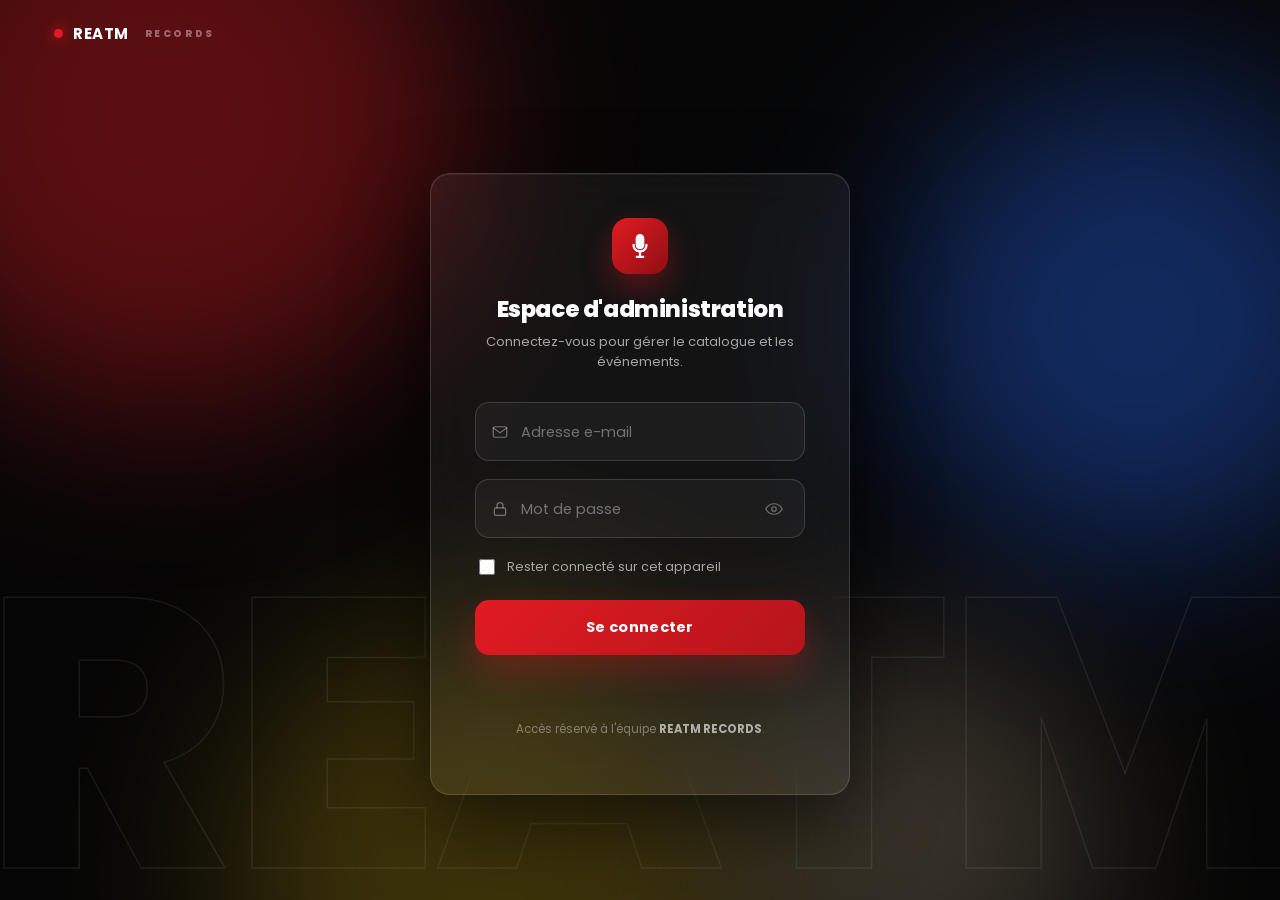
<file: admin/index.html>
<!DOCTYPE html>
<html lang="fr">
<head>
<meta charset="utf-8"/>
<meta name="viewport" content="width=device-width, initial-scale=1.0, viewport-fit=cover"/>
<meta name="robots" content="noindex, nofollow"/>
<title>Connexion — REATM Admin</title>
<link rel="icon" href="../assets/logo.png"/>
<link href="https://fonts.googleapis.com" rel="preconnect"/>
<link crossorigin="" href="https://fonts.gstatic.com" rel="preconnect"/>
<link href="https://fonts.googleapis.com/css2?family=Poppins:wght@400;500;600;700;800&amp;display=swap" rel="stylesheet"/>
<link href="https://cdnjs.cloudflare.com/ajax/libs/font-awesome/5.15.3/css/all.min.css" rel="stylesheet"/>
<link rel="stylesheet" href="admin.css?v=2"/>
</head>
<body>

<div class="bg-halos" aria-hidden="true"><i></i><i></i><i></i><i></i></div>
<div class="bg-grain" aria-hidden="true"></div>
<div class="bg-mark" aria-hidden="true">REATM</div>
<div class="bg-eq" id="eq" aria-hidden="true"></div>

<div class="stage">
  <div class="topbar">
    <div class="wordmark"><span class="dot"></span><b>REATM</b><span>RECORDS</span></div>
  </div>

  <div class="login-wrap">
    <form class="login-card glass" id="loginForm" novalidate>
      <div class="login-head">
        <span class="badge">
          <svg viewBox="0 0 24 24" aria-hidden="true"><path d="M12 1a4 4 0 0 0-4 4v6a4 4 0 0 0 8 0V5a4 4 0 0 0-4-4zm7 10a1 1 0 0 0-2 0 5 5 0 0 1-10 0 1 1 0 0 0-2 0 7 7 0 0 0 6 6.93V21H9a1 1 0 0 0 0 2h6a1 1 0 0 0 0-2h-2v-3.07A7 7 0 0 0 19 11z"/></svg>
        </span>
        <h1>Espace d'administration</h1>
        <p>Connectez-vous pour gérer le catalogue et les événements.</p>
      </div>

      <div class="field">
        <svg class="fi" viewBox="0 0 24 24" fill="none" aria-hidden="true"><path d="M3 6.5 12 13l9-6.5" stroke="currentColor" stroke-width="1.6" stroke-linecap="round" stroke-linejoin="round"/><rect x="3" y="5" width="18" height="14" rx="2.4" stroke="currentColor" stroke-width="1.6"/></svg>
        <input id="loginEmail" type="email" placeholder=" " autocomplete="username" required/>
        <label for="loginEmail">Adresse e-mail</label>
      </div>

      <div class="field">
        <svg class="fi" viewBox="0 0 24 24" fill="none" aria-hidden="true"><rect x="4.5" y="10.5" width="15" height="10" rx="2.2" stroke="currentColor" stroke-width="1.6"/><path d="M8 10.5V7.5a4 4 0 0 1 8 0v3" stroke="currentColor" stroke-width="1.6" stroke-linecap="round"/></svg>
        <input id="loginPass" type="password" placeholder=" " autocomplete="current-password" required/>
        <label for="loginPass">Mot de passe</label>
        <button type="button" class="eye" id="eyeBtn" aria-label="Afficher le mot de passe" aria-pressed="false">
          <svg id="eyeIcon" viewBox="0 0 24 24" fill="none" aria-hidden="true"><path d="M1 12s4-7 11-7 11 7 11 7-4 7-11 7-11-7-11-7Z" stroke="currentColor" stroke-width="1.6" stroke-linejoin="round"/><circle cx="12" cy="12" r="3" stroke="currentColor" stroke-width="1.6"/></svg>
        </button>
      </div>

      <div class="remember">
        <input type="checkbox" id="rememberMe"/>
        <label for="rememberMe">Rester connecté sur cet appareil</label>
      </div>

      <button type="submit" class="btn-login" id="loginBtn">
        <span class="label">Se connecter</span>
        <span class="spin" aria-hidden="true"></span>
        <svg class="ok-check" viewBox="0 0 24 24" fill="none" aria-hidden="true"><path d="M4 12.5l5 5L20 7" stroke="#fff" stroke-width="2.4" stroke-linecap="round" stroke-linejoin="round"/></svg>
      </button>

      <div class="login-error" id="loginError" role="alert">
        <svg viewBox="0 0 24 24" fill="none" aria-hidden="true"><circle cx="12" cy="12" r="9.2" stroke="currentColor" stroke-width="1.6"/><path d="M12 7.5v6" stroke="currentColor" stroke-width="1.8" stroke-linecap="round"/><circle cx="12" cy="16.6" r="1.1" fill="currentColor"/></svg>
        <span id="loginErrorMsg">Identifiants incorrects.</span>
      </div>

      <p class="login-foot">Accès réservé à l'équipe <b>REATM RECORDS</b>.</p>
    </form>
  </div>
</div>

<script src="admin-auth.js?v=2"></script>
</body>
</html>
</file>
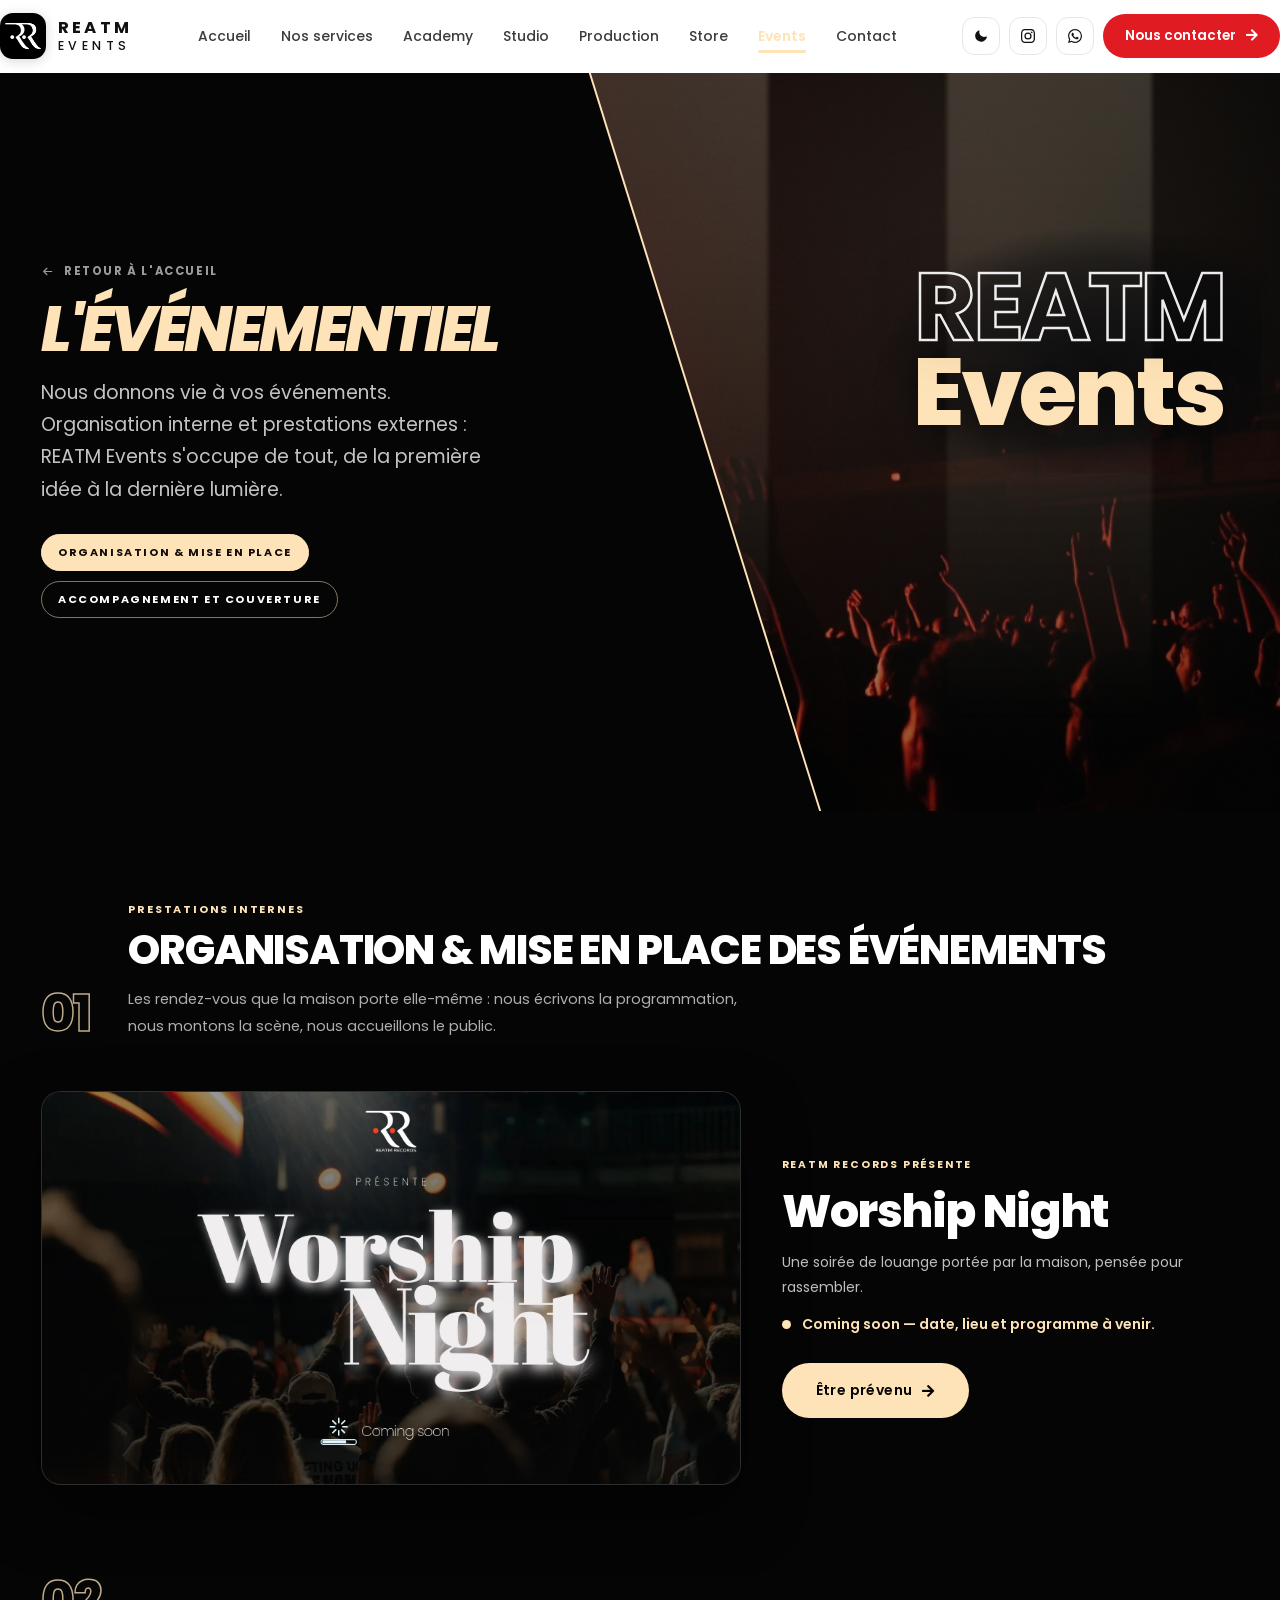
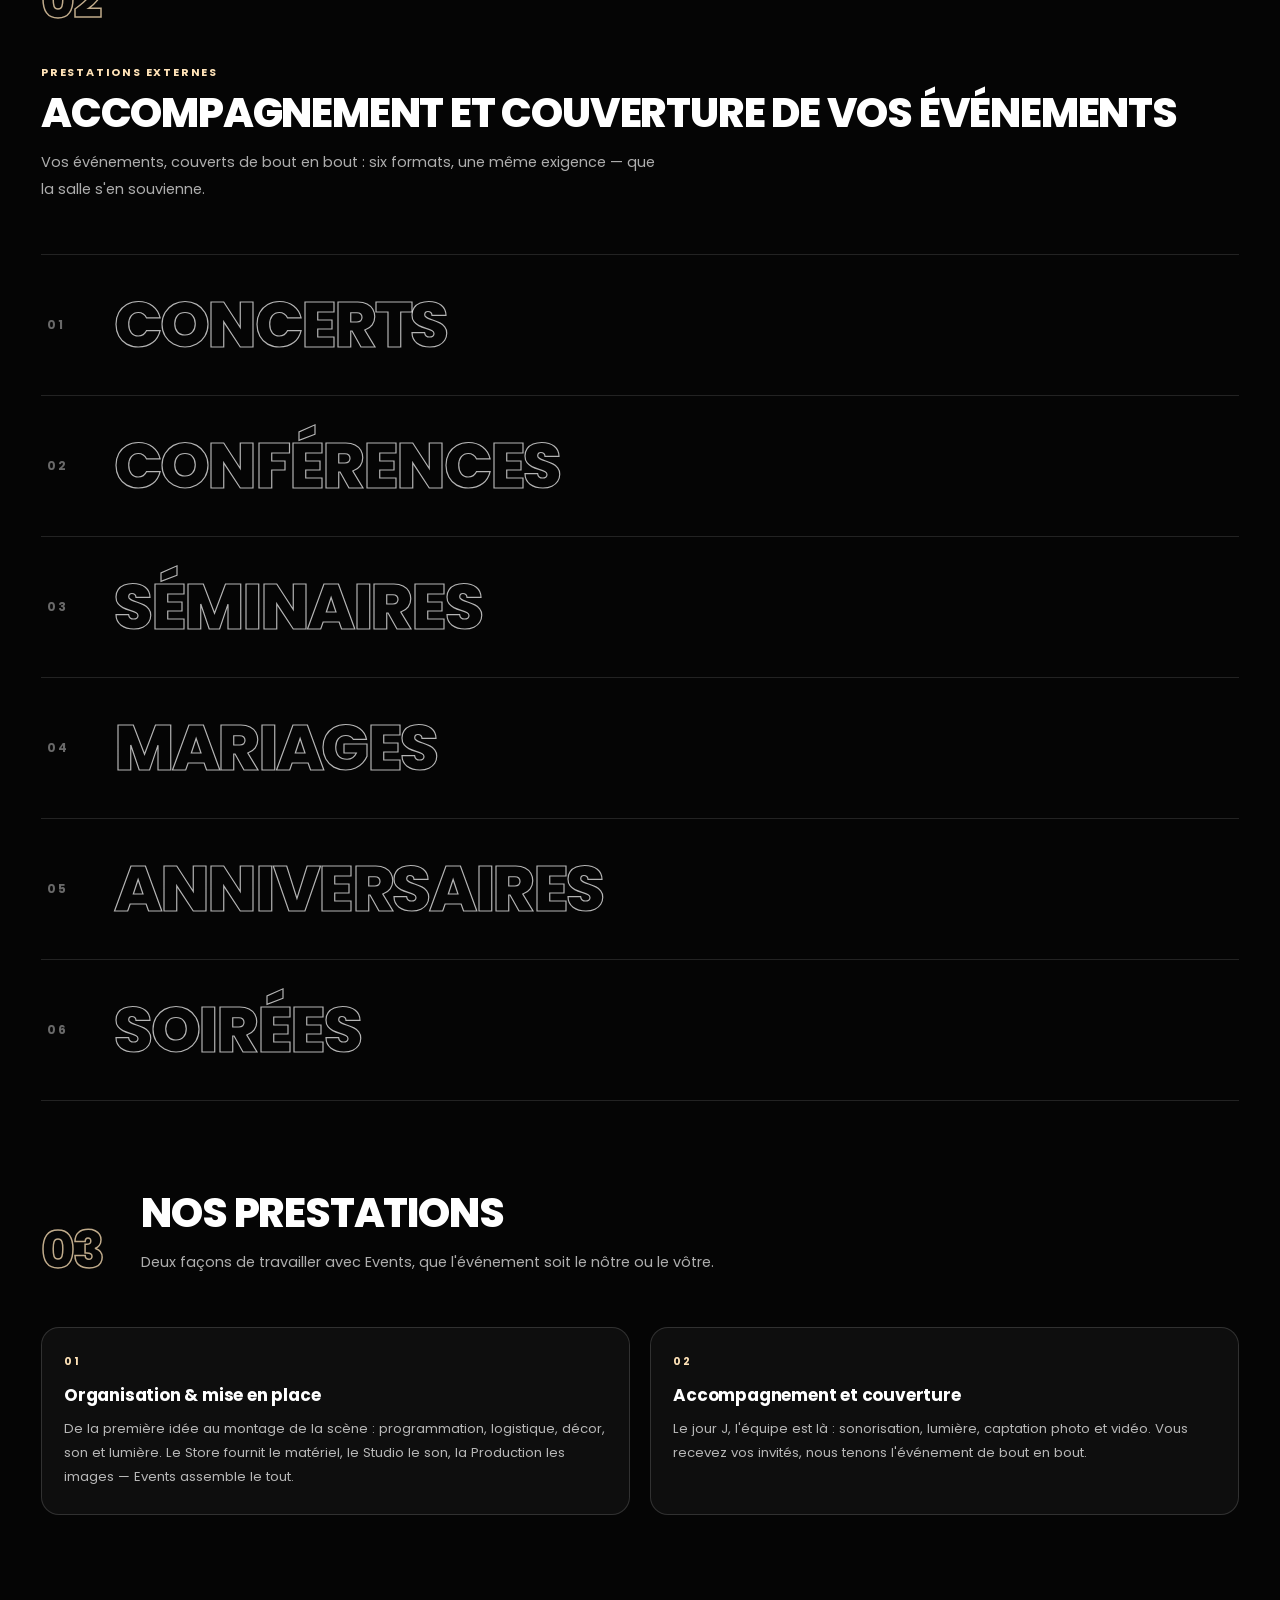
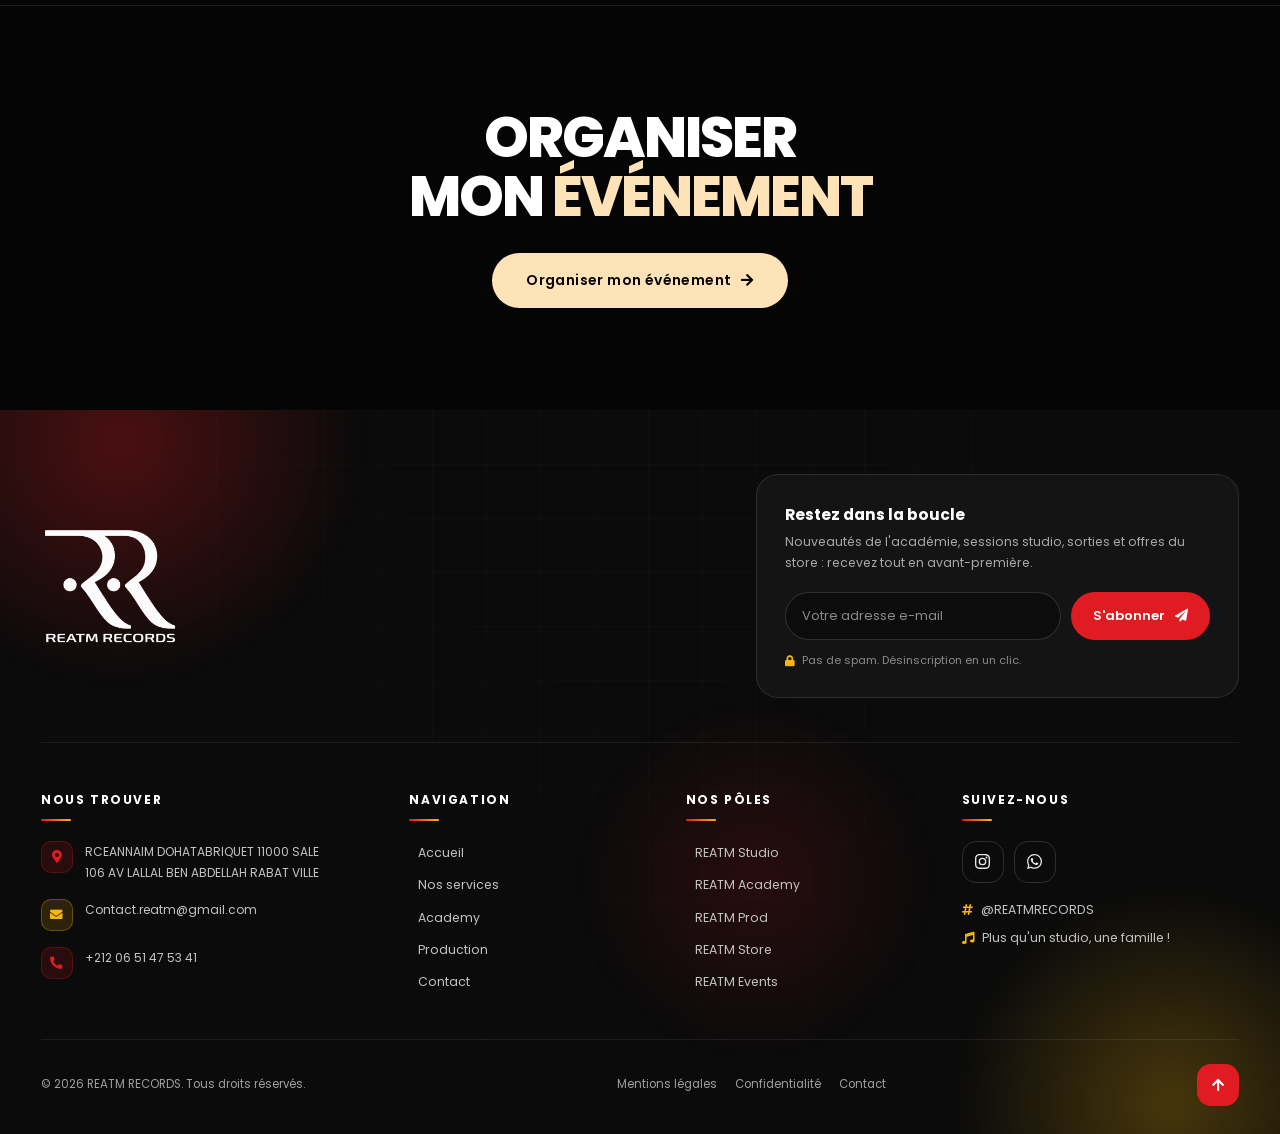
<file: events/index.html>
<!DOCTYPE html>
<html data-theme="light" lang="fr">
<head>
<meta charset="utf-8"/>
<meta content="width=device-width, initial-scale=1.0, viewport-fit=cover" name="viewport"/>
<meta name="theme-color" content="#ffffff" id="metaTheme"/>
<meta name="description" content="REATM Events : concerts, conférences, séminaires, mariages, anniversaires et soirées. Nous donnons vie à vos événements."/>
<title>REATM Events — REATM RECORDS</title>
<link rel="icon" href="../assets/logo.png"/>
<link href="https://cdnjs.cloudflare.com/ajax/libs/font-awesome/5.15.3/css/all.min.css" rel="stylesheet"/>
<link href="https://fonts.googleapis.com" rel="preconnect"/>
<link crossorigin="" href="https://fonts.gstatic.com" rel="preconnect"/>
<link href="https://fonts.googleapis.com/css2?family=Poppins:wght@300;400;500;600;700;800&amp;family=Caveat:wght@500;700&amp;display=swap" rel="stylesheet"/>
<script>document.documentElement.classList.add('js');try{var r=document.documentElement;if(!r.hasAttribute('data-theme-lock')){var t=localStorage.getItem('reatm-theme');if(t){r.setAttribute('data-theme',t);}}}catch(e){}</script>
<link rel="stylesheet" href="../css/reatm.css?v=85"/>
<style>
/* ===== EVENTS — la scène : noir, blanc, lumière ===== */
/* Deux enfants dans le fil désormais, le fil d'Ariane et la colonne de
   texte : en ligne ils se partageraient la largeur. */
.phero{background:#050505;color:#fff;min-height:82vh;
  display:flex;flex-direction:column;justify-content:flex-end;align-items:stretch}
/* Le nom posé sur la photo est calé à 26 % de la hauteur du héros (.ph-side,
   top:26%). Le bloc de gauche partait du bas et retombait donc plus bas que lui :
   on l'accroche au même repère, calculé sur la même hauteur de référence. */
@media(min-width:981px){
  .phero{justify-content:flex-start}
  /* line-height:0 supprime la demi-interligne de la ligne qui porte le fil
     d'Ariane ; sans elle il retomberait 3 px sous le repère. Le lien garde
     la sienne, son texte n'est pas touché. */
  .ph-fil{padding-top:calc(82vh * .26);line-height:0}
}
/* ----- le cadre se partage en deux -----
   La mécanique de la coupe vit dans la feuille partagée (« CADRE EN BIAIS ») ;
   la page n'en règle que les couleurs et l'image. */
.phero{
  --ph-h1:clamp(32px,4.9vw,72px);
  --ph-col:560px;
  --ph-trait:#FFE3B8;
  --ph-encre:#FFE3B8;
  --ph-lien:#FFE3B8;
  --ph-voile:linear-gradient(115deg,rgba(5,5,5,.60) 0%,rgba(5,5,5,.28) 46%,rgba(5,5,5,.54) 100%),
             radial-gradient(760px circle at 78% 24%,rgba(255,227,184,.16),transparent 68%);
}
.phero-bg{background-image:url('../assets/production.png');background-position:center 45%;animation:evKen 26s ease-in-out infinite alternate}
@media(max-width:980px){.ph-side{background-image:url('../assets/production.png');background-position:center 45%}}
/* Le zoom portait sur la boîte elle-même : sa transformation emportait la
   coupe avec elle. Le balayage se fait désormais sur l'image. */
@keyframes evKen{from{background-position:center 38%}to{background-position:center 54%}}
/* faisceaux et particules restent du côté photo : sur le côté uni ils
   brouillaient la coupe */
.ev-spots,.ev-parts{clip-path:polygon(var(--coupe-haut) 0,100% 0,100% 100%,var(--coupe-bas) 100%)}
/* Le cadre est une boîte flexible alignée en bas : sur petit écran la bande
   photo y devenait une colonne voisine du texte, large d'un demi-écran. */
@media(max-width:980px){.phero{display:flex;flex-direction:column;align-items:stretch;min-height:0}}
.phero h1{letter-spacing:-3.5px}
/* serré en grand, desserré en petit : sinon le crénage mange l'espace entre les mots */
@media(max-width:700px){.phero h1{letter-spacing:-1.6px}}
.phero h1 em{color:#FFE3B8;font-style:italic}
.phero .sub{color:rgba(255,255,255,.76)}
.phero .crumbs{color:rgba(255,255,255,.6)}
/* projecteurs croisés */
.ev-spots{position:absolute;inset:0;z-index:2;pointer-events:none;overflow:hidden}
.ev-spots i{position:absolute;top:-70%;width:16%;height:220%;transform-origin:top center;
  background:linear-gradient(180deg,rgba(255,235,205,.30),transparent 72%);filter:blur(2px)}
.ev-spots i:nth-child(1){left:12%;animation:evSwing 8s ease-in-out infinite}
.ev-spots i:nth-child(2){left:44%;animation:evSwing 11s ease-in-out infinite reverse}
.ev-spots i:nth-child(3){left:74%;animation:evSwing 9.5s ease-in-out infinite .6s}
@keyframes evSwing{0%,100%{transform:rotate(-13deg)}50%{transform:rotate(13deg)}}
/* particules de scène */
.ev-parts{position:absolute;inset:0;z-index:2;pointer-events:none;overflow:hidden}
.ev-parts i{position:absolute;bottom:-10px;width:3px;height:3px;border-radius:50%;background:rgba(255,231,196,.9);
  animation:evRise 9s linear infinite}
@keyframes evRise{0%{transform:translateY(0) scale(.5);opacity:0}12%{opacity:1}100%{transform:translateY(-92vh) scale(1.2);opacity:0}}

/* affiche : la liste des formats en très gros */
/* ----- l'affiche de la prestation interne -----
   L'affiche est le sujet : elle occupe la plus grande colonne, le texte
   l'accompagne. Sous 900 px elles s'empilent, l'affiche d'abord. */
.ev-affiche{display:grid;grid-template-columns:1.3fr .85fr;gap:clamp(22px,3.2vw,48px);align-items:center}
.aff-vue{margin:0;border-radius:20px;overflow:hidden;border:1px solid rgba(255,255,255,.14);
  background:#0a0a0a;box-shadow:0 26px 60px rgba(0,0,0,.5)}
.aff-vue img{display:block;width:100%;height:auto;
  transition:transform 1s cubic-bezier(.16,1,.3,1)}
.aff-vue:hover img{transform:scale(1.03)}
.aff-texte .tagline{
  display:block;margin-bottom:14px;font-size:10.5px;font-weight:700;
  letter-spacing:1.8px;text-transform:uppercase;color:#FFE3B8;
}
.aff-texte .tagline sup{font-size:.72em;vertical-align:super}
.aff-texte h3{font-size:clamp(26px,3.6vw,46px);font-weight:800;letter-spacing:-1.6px;line-height:1.05;margin-bottom:14px}
.aff-texte p{font-size:14px;line-height:1.8;color:rgba(255,255,255,.74);margin-bottom:12px}
.aff-etat{display:flex;align-items:center;gap:11px;font-weight:600;color:#FFE3B8!important;margin-bottom:26px!important}
.aff-etat .pt{width:9px;height:9px;border-radius:50%;background:#FFE3B8;flex:0 0 9px;
  animation:affPouls 2s ease-in-out infinite}
@keyframes affPouls{0%,100%{transform:scale(1);opacity:1}50%{transform:scale(1.4);opacity:.45}}
.aff-texte .btn-acc{background:#FFE3B8;color:#111}
.aff-texte .btn-acc:hover{box-shadow:0 16px 34px rgba(255,227,184,.26)}
@media(max-width:900px){.ev-affiche{grid-template-columns:1fr}}
/* plusieurs événements peuvent maintenant s'empiler ici (voir l'admin) :
   un filet les sépare, le premier n'en a pas besoin. */
.ev-affiche + .ev-affiche{margin-top:48px;padding-top:48px;border-top:1px solid rgba(255,255,255,.12)}
.ev-list{border-top:1px solid rgba(255,255,255,.12)}
#internes,#externes{scroll-margin-top:86px}
.ev-list a{
  display:flex;align-items:center;gap:clamp(14px,2.6vw,40px);position:relative;overflow:hidden;
  padding:clamp(20px,3.2vw,38px) 6px;border-bottom:1px solid rgba(255,255,255,.12);
  transition:padding-left .55s cubic-bezier(.16,1,.3,1),color .4s ease;
}
.ev-list b{flex:0 0 auto;font-size:12px;font-weight:700;letter-spacing:2px;color:rgba(255,255,255,.4);min-width:34px;transition:color .4s ease}
.ev-list h3{font-size:clamp(24px,5.2vw,64px);font-weight:800;letter-spacing:-2.4px;text-transform:uppercase;line-height:1;
  color:transparent;-webkit-text-stroke:1.2px rgba(255,255,255,.7);transition:color .45s ease,-webkit-text-stroke-color .45s ease}
.ev-list a:hover{padding-left:clamp(10px,2vw,28px)}
.ev-list a:hover h3{color:#fff;-webkit-text-stroke-color:#fff}
.ev-list a:hover b{color:#FFE3B8}
.ev-list .thumb{
  position:absolute;right:clamp(10px,3vw,50px);top:50%;width:clamp(120px,16vw,210px);height:76%;
  border-radius:12px;background-size:cover;background-position:center;
  transform:translateY(-50%) scale(.82) rotate(-3deg);opacity:0;
  transition:opacity .5s ease,transform .7s cubic-bezier(.16,1,.3,1);
}
.ev-list a:hover .thumb{opacity:.9;transform:translateY(-50%) scale(1) rotate(0deg)}
/* un dessin, pas une photo : on le montre en entier plutôt que de le recadrer */
.ev-list .thumb--entier{background-size:contain;background-repeat:no-repeat;background-color:#fff}
.ev-dark{background:#050505;color:#fff}
.ev-dark .sec-title{color:#fff}
.ev-dark .sec-lead{color:rgba(255,255,255,.68)}
.ev-dark .sec-num{-webkit-text-stroke-color:#FFE3B8}
.ev-dark .pcard{background:rgba(255,255,255,.04);border-color:rgba(255,255,255,.14)}
.ev-dark .pcard p{color:rgba(255,255,255,.7)}
.ev-dark .pcard:hover{border-color:#FFE3B8;box-shadow:0 26px 54px rgba(255,205,140,.18)}
.ev-cta{background:#050505;color:#fff;border-top:1px solid rgba(255,255,255,.1)}
.ev-cta h2 em{font-style:normal;color:#FFE3B8}
.ev-cta .btn-acc{background:#FFE3B8;color:#050505}
@media(max-width:700px){.ev-list .thumb{display:none}.phero{min-height:auto}}

.sec-sur{display:block;font-size:11px;font-weight:700;letter-spacing:1.8px;text-transform:uppercase;
  color:var(--acc);margin-bottom:10px}
.ev-meta{display:flex;flex-wrap:wrap;gap:10px;margin-top:28px}
.ev-meta a{font-size:11px;font-weight:700;letter-spacing:1.6px;text-transform:uppercase;
  padding:9px 16px;border-radius:999px;border:1px solid rgba(255,227,184,.5);color:#fff;
  transition:background-color .35s ease,border-color .35s ease,color .35s ease}
/* l'accent Events est un crème pâle : il appelle de l'encre sombre, pas du blanc */
.ev-meta a:first-child{background:var(--acc);border-color:var(--acc);color:#120d08}
.ev-meta a:hover,.ev-meta a:focus-visible{background:var(--acc);border-color:var(--acc);color:#120d08}
#internes,#externes{scroll-margin-top:86px}
</style>
</head>
<body data-entity="events" style="--veil-in:#050505">
<div class="veil-in" aria-hidden="true"></div>
<div class="veil" aria-hidden="true"></div>
<svg xmlns="http://www.w3.org/2000/svg" style="position:absolute;width:0;height:0;overflow:hidden" aria-hidden="true" focusable="false">
<symbol id="ic-ig" viewBox="0 0 24 24"><path d="M12 0C8.74 0 8.333.015 7.053.072 5.775.132 4.905.333 4.14.63c-.789.306-1.459.717-2.126 1.384S.935 3.35.63 4.14C.333 4.905.131 5.775.072 7.053.012 8.333 0 8.74 0 12s.015 3.667.072 4.947c.06 1.277.261 2.148.558 2.913.306.788.717 1.459 1.384 2.126.667.666 1.336 1.079 2.126 1.384.766.296 1.636.499 2.913.558C8.333 23.988 8.74 24 12 24s3.667-.015 4.947-.072c1.277-.06 2.148-.262 2.913-.558.788-.306 1.459-.718 2.126-1.384.666-.667 1.079-1.335 1.384-2.126.296-.765.499-1.636.558-2.913.06-1.28.072-1.687.072-4.947s-.015-3.667-.072-4.947c-.06-1.277-.262-2.149-.558-2.913-.306-.789-.718-1.459-1.384-2.126C21.319 1.347 20.651.935 19.86.63c-.765-.297-1.636-.499-2.913-.558C15.667.012 15.26 0 12 0zm0 2.16c3.203 0 3.585.016 4.85.071 1.17.055 1.805.249 2.227.415.562.217.96.477 1.382.896.419.42.679.819.896 1.381.164.422.36 1.057.413 2.227.057 1.266.07 1.646.07 4.85s-.015 3.585-.074 4.85c-.061 1.17-.256 1.805-.421 2.227-.224.562-.479.96-.899 1.382-.419.419-.824.679-1.38.896-.42.164-1.065.36-2.235.413-1.274.057-1.649.07-4.859.07-3.211 0-3.586-.015-4.859-.074-1.171-.061-1.816-.256-2.236-.421-.569-.224-.96-.479-1.379-.899-.421-.419-.69-.824-.9-1.38-.165-.42-.359-1.065-.42-2.235-.045-1.26-.061-1.649-.061-4.844 0-3.196.016-3.586.061-4.861.061-1.17.255-1.814.42-2.234.21-.57.479-.96.9-1.381.419-.419.81-.689 1.379-.898.42-.166 1.051-.361 2.221-.421 1.275-.045 1.65-.06 4.859-.06z"/><path d="M12 5.838a6.162 6.162 0 1 0 0 12.324 6.162 6.162 0 0 0 0-12.324zM12 16a4 4 0 1 1 0-8 4 4 0 0 1 0 8z"/><circle cx="18.406" cy="5.594" r="1.44"/></symbol>
<symbol id="ic-wa" viewBox="0 0 24 24"><path d="M17.472 14.382c-.297-.149-1.758-.867-2.03-.967-.273-.099-.471-.148-.67.15-.197.297-.767.966-.94 1.164-.173.199-.347.223-.644.075-.297-.15-1.255-.463-2.39-1.475-.883-.788-1.48-1.761-1.653-2.059-.173-.297-.018-.458.13-.606.134-.133.298-.347.446-.52.149-.174.198-.298.298-.497.099-.198.05-.371-.025-.52-.075-.149-.669-1.612-.916-2.207-.242-.579-.487-.5-.669-.51a12.8 12.8 0 0 0-.57-.01c-.198 0-.52.074-.792.372-.272.297-1.04 1.016-1.04 2.479 0 1.462 1.065 2.875 1.213 3.074.149.198 2.096 3.2 5.077 4.487.709.306 1.262.489 1.694.625.712.227 1.36.195 1.871.118.571-.085 1.758-.719 2.006-1.413.248-.694.248-1.289.173-1.413-.074-.124-.272-.198-.57-.347z"/><path d="M20.463 3.488A11.815 11.815 0 0 0 12.05 0C5.495 0 .16 5.335.157 11.892c0 2.096.547 4.142 1.588 5.945L.057 24l6.305-1.654a11.882 11.882 0 0 0 5.683 1.448h.005c6.554 0 11.89-5.335 11.893-11.893a11.821 11.821 0 0 0-3.48-8.413zm-8.412 18.297h-.004a9.87 9.87 0 0 1-5.031-1.378l-.361-.214-3.741.982.998-3.648-.235-.374a9.86 9.86 0 0 1-1.51-5.26c.001-5.45 4.436-9.884 9.888-9.884 2.64 0 5.122 1.03 6.988 2.898a9.825 9.825 0 0 1 2.893 6.994c-.003 5.45-4.437 9.884-9.885 9.884z"/></symbol>
<symbol id="ic-moon" viewBox="0 0 24 24"><path d="M21.64 13a1 1 0 0 0-1.05-.14 8.05 8.05 0 0 1-3.37.73 8.15 8.15 0 0 1-8.14-8.1 8.6 8.6 0 0 1 .25-2A1 1 0 0 0 8 2.36a10.14 10.14 0 1 0 14 11.69 1 1 0 0 0-.36-1.05z"/></symbol>
<symbol id="ic-sun" viewBox="0 0 24 24"><path d="M12 17a5 5 0 1 1 0-10 5 5 0 0 1 0 10zm0-2a3 3 0 1 0 0-6 3 3 0 0 0 0 6zM11 1h2v3h-2V1zm0 19h2v3h-2v-3zM3.5 4.9l1.4-1.4 2.1 2.1-1.4 1.4-2.1-2.1zM17 18.4l1.4-1.4 2.1 2.1-1.4 1.4-2.1-2.1zM1 11h3v2H1v-2zm19 0h3v2h-3v-2zM4.9 20.5l-1.4-1.4 2.1-2.1 1.4 1.4-2.1 2.1zM18.4 7l-1.4-1.4 2.1-2.1 1.4 1.4L18.4 7z"/></symbol>
</svg>

<!-- ======================= HEADER ======================= -->
<header id="header">
<div class="wrap nav">
<a class="brand" href="../" aria-label="REATM RECORDS — accueil" style="--lm:46px">
<span class="brand-mark"></span>
<span class="brand-txt"><span class="n1">REATM</span><span class="n2">EVENTS</span></span>
</a>
<ul class="menu">
<li><a href="../">Accueil</a></li>
<li><a href="../maison/">Nos services</a></li>
<li><a href="../academy/">Academy</a></li>
<li><a href="../studio/">Studio</a></li>
<li><a href="../production/">Production</a></li>
<li><a href="../store/">Store</a></li>
<li><a class="active" aria-current="page" href="../events/">Events</a></li>
<li><a href="../#contact">Contact</a></li>
</ul>
<div class="hdr-actions">
<button class="icon-btn" id="themeToggle" title="Changer de thème" aria-label="Changer de thème"><svg class="ic" id="themeIcon"><use href="#ic-moon"></use></svg></button>
<a class="icon-btn hide-md" href="https://www.instagram.com/r_e_a_t_m/" target="_blank" rel="noopener noreferrer" aria-label="Instagram"><svg class="ic"><use href="#ic-ig"></use></svg></a>
<a class="icon-btn hide-md" href="https://wa.me/212651475341" target="_blank" rel="noopener noreferrer" aria-label="WhatsApp"><svg class="ic"><use href="#ic-wa"></use></svg></a>
<a class="btn btn-red hide-md" href="../#contact">Nous contacter <i class="fas fa-arrow-right"></i></a>
<button class="burger" id="burger" aria-label="Ouvrir le menu" aria-expanded="false" aria-controls="mobileNav">
<span class="burger-box"><span class="burger-line"></span><span class="burger-line"></span><span class="burger-line"></span></span>
</button>
</div>
</div>
</header>


<!-- ======================= MENU MOBILE (plein écran) ======================= -->
<aside class="mobile-nav" id="mobileNav" aria-hidden="true" aria-label="Menu principal">
<div class="mnav-inner">
<span class="mnav-label">Menu</span>
<ul class="mnav-list">
<li style="--i:0"><a href="../"><span>Accueil</span><span class="num">01</span></a></li>
<li style="--i:1"><a href="../maison/"><span>Nos services</span><span class="num">02</span></a></li>
<li style="--i:2"><a href="../academy/"><span>Academy</span><span class="num">03</span></a></li>
<li style="--i:3"><a href="../studio/"><span>Studio</span><span class="num">04</span></a></li>
<li style="--i:4"><a href="../production/"><span>Production</span><span class="num">05</span></a></li>
<li style="--i:5"><a href="../store/"><span>Store</span><span class="num">06</span></a></li>
<li style="--i:6"><a class="active" aria-current="page" href="../events/"><span>Events</span><span class="num">07</span></a></li>
<li style="--i:7"><a href="../#contact"><span>Contact</span><span class="num">08</span></a></li>
</ul>
<div class="mnav-foot">
<div class="mnav-soc">
<a href="https://www.instagram.com/r_e_a_t_m/" target="_blank" rel="noopener noreferrer" aria-label="Instagram"><svg class="ic"><use href="#ic-ig"></use></svg></a>
<a href="https://wa.me/212651475341" target="_blank" rel="noopener noreferrer" aria-label="WhatsApp"><svg class="ic"><use href="#ic-wa"></use></svg></a>
</div>
<a class="btn btn-red" href="../#contact">Nous contacter <i class="fas fa-arrow-right"></i></a>
<div class="mnav-contact">
<div><i class="fas fa-phone-alt"></i><a href="tel:+212651475341">+212 06 51 47 53 41</a></div>
<div><i class="fas fa-envelope"></i><a href="mailto:Contact.reatm@gmail.com">Contact.reatm@gmail.com</a></div>
</div>
</div>
</div>
</aside>


<section class="phero ph-coupe">
<div class="phero-bg"></div>
<div class="ev-spots" aria-hidden="true"><i></i><i></i><i></i></div>
<div class="phero-veil"></div>
<div class="ev-parts" aria-hidden="true"><i style="left:7%;animation-delay:0.0s"></i><i style="left:15%;animation-delay:0.7s"></i><i style="left:23%;animation-delay:1.4s"></i><i style="left:31%;animation-delay:2.1s"></i><i style="left:39%;animation-delay:2.8s"></i><i style="left:47%;animation-delay:3.5s"></i><i style="left:55%;animation-delay:4.2s"></i><i style="left:63%;animation-delay:4.9s"></i><i style="left:71%;animation-delay:5.6s"></i><i style="left:79%;animation-delay:6.3s"></i><i style="left:87%;animation-delay:7.0s"></i><i style="left:95%;animation-delay:7.7s"></i></div>
<div class="ph-cut" aria-hidden="true"></div>
<div class="wrap ph-fil">
<a class="crumbs" href="../"><svg viewBox="0 0 24 24" aria-hidden="true"><path d="M20 12H5M11 18l-6-6 6-6" stroke-linecap="round" stroke-linejoin="round"/></svg>Retour à l'accueil</a>
</div>
<div class="wrap phero-inner">
<h1 class="reveal"><em>L'événementiel</em></h1>
<p class="sub reveal" style="--d:100ms">Nous donnons vie à vos événements. Organisation interne et prestations externes : REATM Events s'occupe de tout, de la première idée à la dernière lumière.</p>
<nav class="ev-meta reveal" style="--d:180ms" aria-label="Les prestations d'Events"><a href="#internes">Organisation &amp; mise en place</a><a href="#externes">Accompagnement et couverture</a></nav>
</div>
<div class="ph-side">
<div class="ph-nom reveal-raw"><b>REATM</b><em>Events</em></div>
</div>
</section>

<section class="sec ev-dark" id="internes">
<div class="wrap">
<div class="sec-head reveal"><span class="sec-num">01</span><div><span class="sec-sur">Prestations internes</span><h2 class="sec-title">Organisation &amp; mise en place des événements</h2><p class="sec-lead">Les rendez-vous que la maison porte elle-même : nous écrivons la programmation, nous montons la scène, nous accueillons le public.</p></div></div>

<div class="ev-affiche"><figure class="aff-vue reveal"><img src="../assets/ev-worship-night.webp" alt="Worship Night" loading="lazy" decoding="async"/></figure><div class="aff-texte reveal" style="--d:90ms"><span class="tagline">REATM RECORDS présente</span><h3>Worship Night</h3><p>Une soirée de louange portée par la maison, pensée pour rassembler.</p><p class="aff-etat"><span class="pt" aria-hidden="true"></span>Coming soon — date, lieu et programme à venir.</p><a class="btn btn-acc" href="https://wa.me/212651475341?text=Bonjour%20REATM%20Events%2C%20pr%C3%A9venez-moi%20d%C3%A8s%20que%20la%20date%20de%20Worship%20Night%20est%20fix%C3%A9e." target="_blank" rel="noopener">Être prévenu <i class="fas fa-arrow-right"></i></a></div></div>

</div>
</section>

<section class="sec ev-dark" id="externes" style="padding-top:0">
<div class="wrap">
<div class="sec-head reveal"><span class="sec-num">02</span><div><span class="sec-sur">Prestations externes</span><h2 class="sec-title">Accompagnement et couverture de vos événements</h2><p class="sec-lead">Vos événements, couverts de bout en bout : six formats, une même exigence — que la salle s'en souvienne.</p></div></div>
<div class="ev-list"><a class="reveal" style="--d:0ms" href="../#contact"><b>01</b><h3>Concerts</h3><span class="thumb" style="background-image:url('../assets/production.png')" aria-hidden="true"></span></a><a class="reveal" style="--d:70ms" href="../#contact"><b>02</b><h3>Conférences</h3><span class="thumb" style="background-image:url('../assets/ev-conference.webp')" aria-hidden="true"></span></a><a class="reveal" style="--d:140ms" href="../#contact"><b>03</b><h3>Séminaires</h3><span class="thumb" style="background-image:url('../assets/studio-nuit.png')" aria-hidden="true"></span></a><a class="reveal" style="--d:210ms" href="../#contact"><b>04</b><h3>Mariages</h3><span class="thumb" style="background-image:url('../assets/ev-mariage.webp')" aria-hidden="true"></span></a><a class="reveal" style="--d:280ms" href="../#contact"><b>05</b><h3>Anniversaires</h3><span class="thumb thumb--entier" style="background-image:url('../assets/ev-anniversaire.png')" aria-hidden="true"></span></a><a class="reveal" style="--d:350ms" href="../#contact"><b>06</b><h3>Soirées</h3><span class="thumb" style="background-image:url('../assets/ev-soiree.webp')" aria-hidden="true"></span></a></div>
</div>
</section>

<section class="sec ev-dark" style="padding-top:0">
<div class="wrap">
<div class="sec-head reveal"><span class="sec-num">03</span><div><h2 class="sec-title">Nos prestations</h2><p class="sec-lead">Deux façons de travailler avec Events, que l'événement soit le nôtre ou le vôtre.</p></div></div>
<div class="pgrid pgrid--2">
<div class="pcard reveal"><span class="tagline">01</span><h3>Organisation &amp; mise en place</h3><p>De la première idée au montage de la scène : programmation, logistique, décor, son et lumière. Le Store fournit le matériel, le Studio le son, la Production les images — Events assemble le tout.</p></div>
<div class="pcard reveal" style="--d:90ms"><span class="tagline">02</span><h3>Accompagnement et couverture</h3><p>Le jour J, l'équipe est là : sonorisation, lumière, captation photo et vidéo. Vous recevez vos invités, nous tenons l'événement de bout en bout.</p></div>
</div>
</div>
</section>

<section class="pcta ev-cta">
<div class="wrap">
<h2 class="reveal">Organiser<br/>mon <em>événement</em></h2>
<a class="btn btn-acc reveal" style="--d:100ms" href="https://wa.me/212651475341?text=Bonjour%20REATM%20Events%2C%20je%20souhaite%20organiser%20un%20%C3%A9v%C3%A9nement." target="_blank" rel="noopener">Organiser mon événement <i class="fas fa-arrow-right"></i></a>
</div>
</section>
<!-- ======================= FOOTER ======================= -->
<footer id="contact">
<div class="f-aura" aria-hidden="true"><span class="a1"></span><span class="a2"></span><span class="a3"></span></div>
<div class="f-grid-lines" aria-hidden="true"></div>

<div class="wrap">
<div class="f-top">
<div class="f-brandblock">
<a class="brand-full on-dark reveal" href="../" style="--lm:120px" aria-label="REATM RECORDS — accueil"></a>
</div>
<div class="f-news reveal" style="--d:120ms">
<h4>Restez dans la boucle</h4>
<p>Nouveautés de l'académie, sessions studio, sorties et offres du store : recevez tout en avant-première.</p>
<form class="f-form" id="newsForm" novalidate>
<input type="email" id="newsEmail" placeholder="Votre adresse e-mail" aria-label="Votre adresse e-mail" required/>
<button class="btn btn-red" type="submit">S'abonner <i class="fas fa-paper-plane"></i></button>
</form>
<div class="f-note" id="newsNote"><i class="fas fa-lock"></i> Pas de spam. Désinscription en un clic.</div>
</div>
</div>

<div class="f-cols">
<div>
<h4>Nous trouver</h4>
<div class="f-line"><span class="fi"><i class="fas fa-map-marker-alt"></i></span><span>RCEANNAIM DOHATABRIQUET 11000 SALE<br/>106 AV LALLAL BEN ABDELLAH RABAT VILLE</span></div>
<div class="f-line y"><span class="fi"><i class="fas fa-envelope"></i></span><span><a href="mailto:Contact.reatm@gmail.com">Contact.reatm@gmail.com</a></span></div>
<div class="f-line"><span class="fi"><i class="fas fa-phone-alt"></i></span><span><a href="tel:+212651475341">+212 06 51 47 53 41</a></span></div>
</div>
<div>
<h4>Navigation</h4>
<ul class="f-nav">
<li><a href="../">Accueil</a></li>
<li><a href="../maison/">Nos services</a></li>
<li><a href="../academy/">Academy</a></li>
<li><a href="../production/">Production</a></li>
<li><a href="../#contact">Contact</a></li>
</ul>
</div>
<div>
<h4>Nos pôles</h4>
<ul class="f-nav">
<li><a href="../studio/">REATM Studio</a></li>
<li><a href="../academy/">REATM Academy</a></li>
<li><a href="../production/">REATM Prod</a></li>
<li><a href="../store/">REATM Store</a></li>
<li><a href="../events/">REATM Events</a></li>
</ul>
</div>
<div>
<h4>Suivez-nous</h4>
<div class="f-soc">
<a href="https://www.instagram.com/r_e_a_t_m/" target="_blank" rel="noopener noreferrer" aria-label="Instagram"><svg class="ic"><use href="#ic-ig"></use></svg></a>
<a href="https://wa.me/212651475341" target="_blank" rel="noopener noreferrer" aria-label="WhatsApp"><svg class="ic"><use href="#ic-wa"></use></svg></a>
</div>
<div class="f-handle"><i class="fas fa-hashtag"></i>@REATMRECORDS</div>
<div class="f-handle" style="margin-top:10px"><i class="fas fa-music"></i>Plus qu'un studio, une famille !</div>
</div>
</div>
</div>

<div class="wrap">
<div class="f-bottom">
<span>© <span id="year">2025</span> REATM RECORDS. Tous droits réservés.</span>
<div class="f-bottom-links">
<a href="#">Mentions légales</a>
<a href="#">Confidentialité</a>
<a href="../#contact">Contact</a>
</div>
<button class="to-top" id="toTopFooter" aria-label="Revenir en haut"><i class="fas fa-arrow-up"></i></button>
</div>
</div>
</footer>

<button class="fab" id="fab" aria-label="Revenir en haut"><i class="fas fa-arrow-up"></i></button>
<script src="../js/reatm.js?v=79"></script>

</body>
</html>
</file>
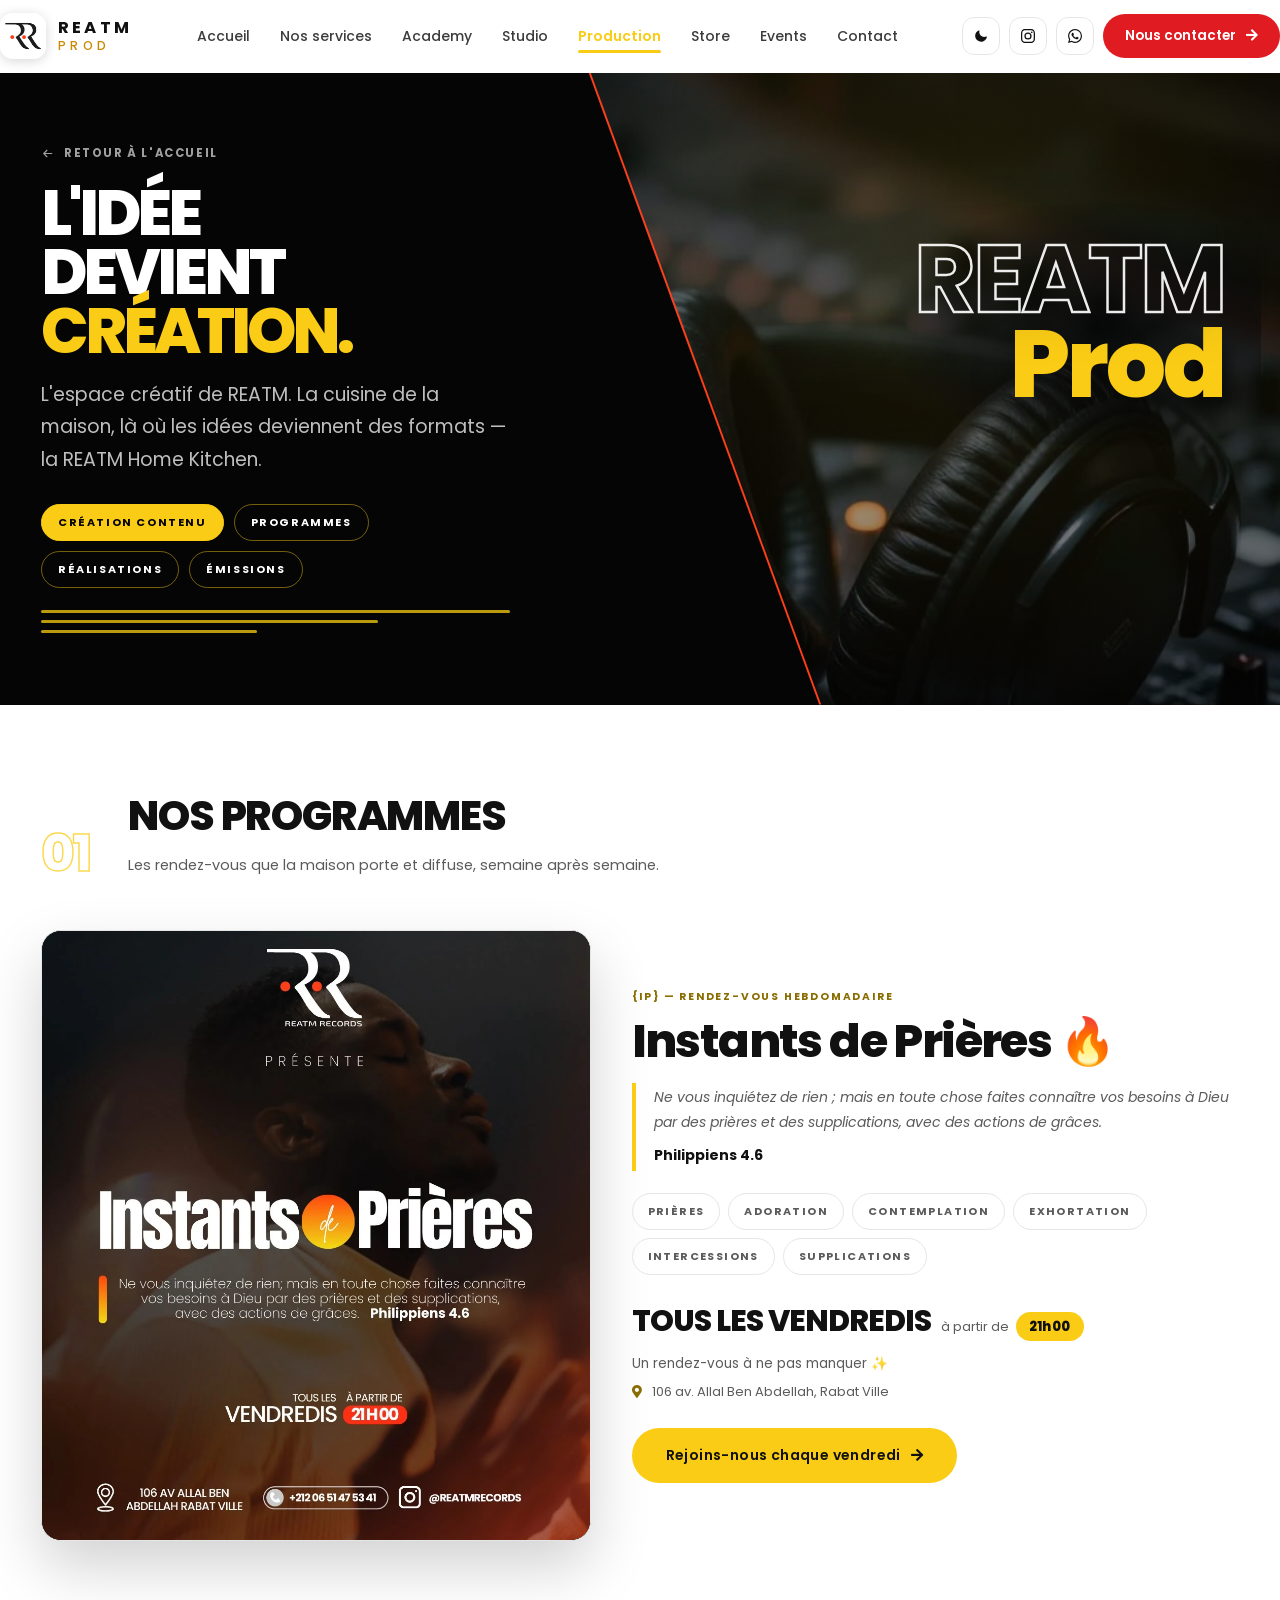
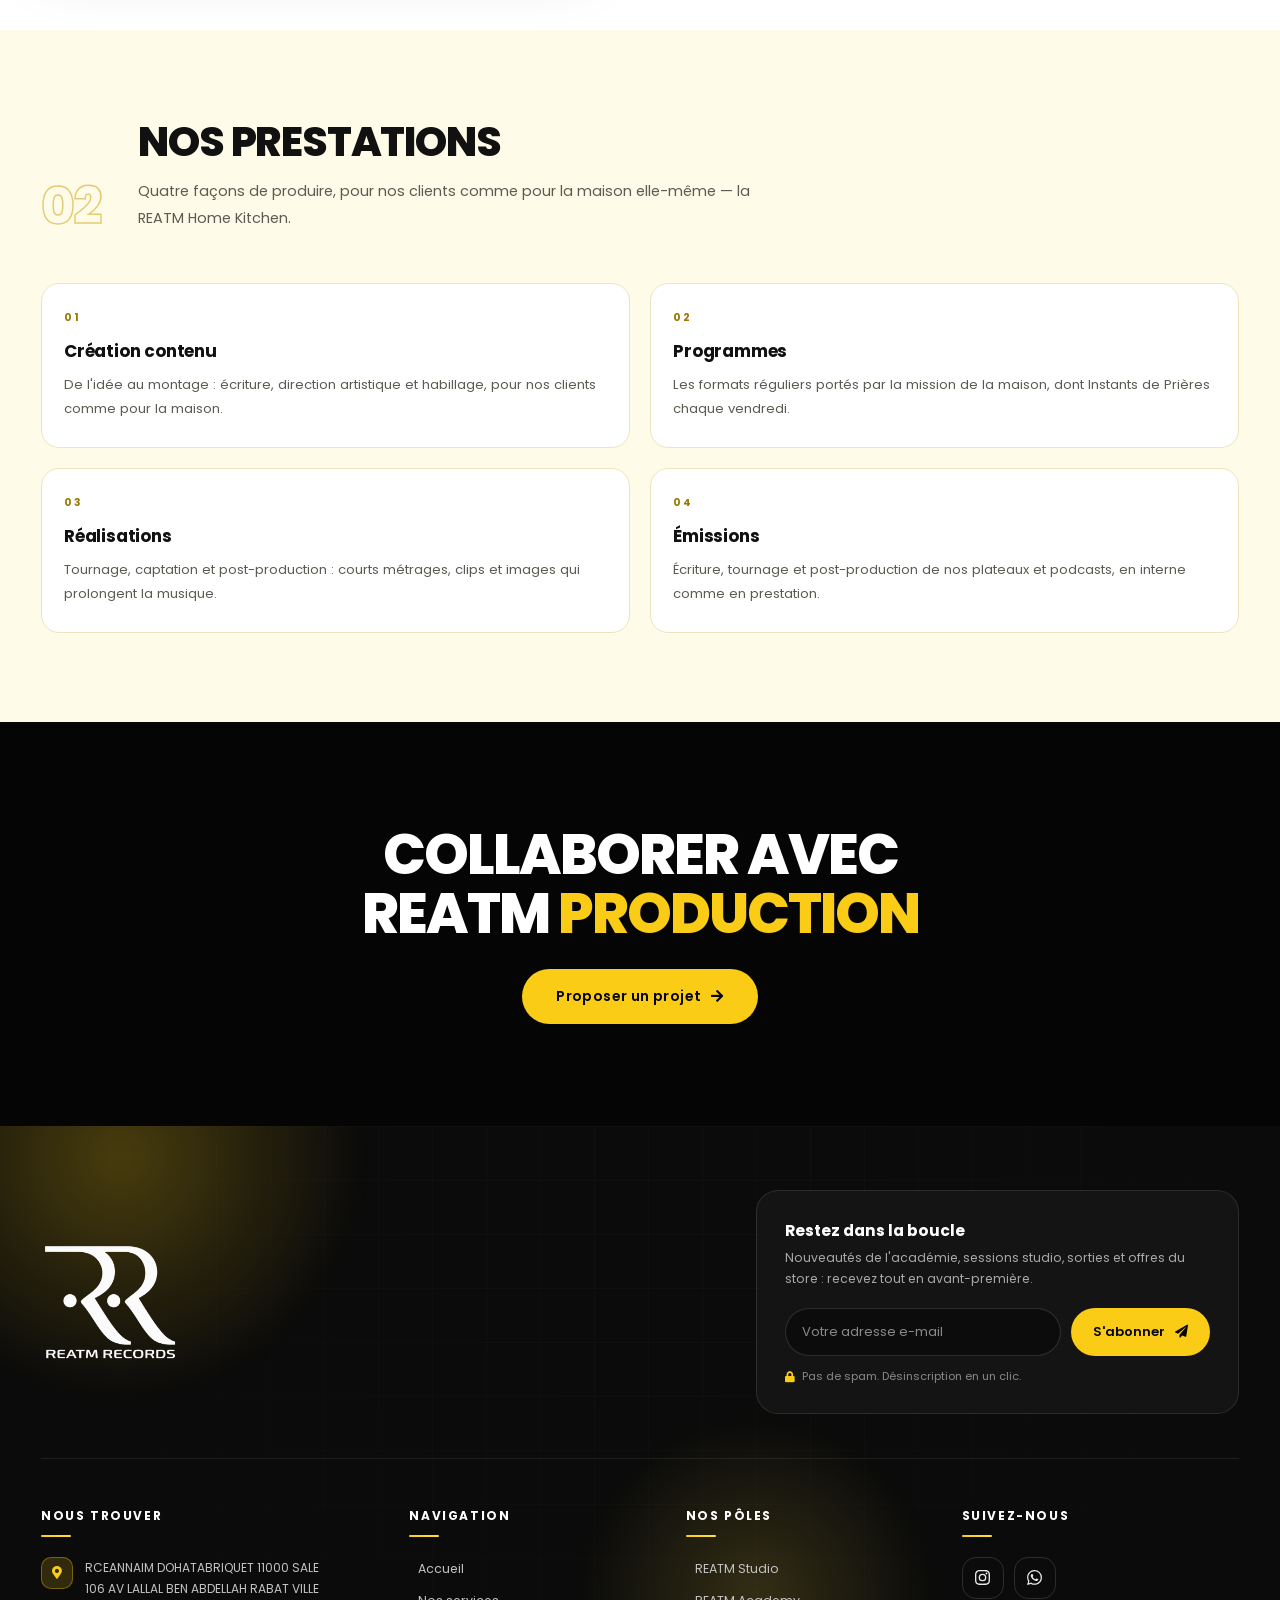
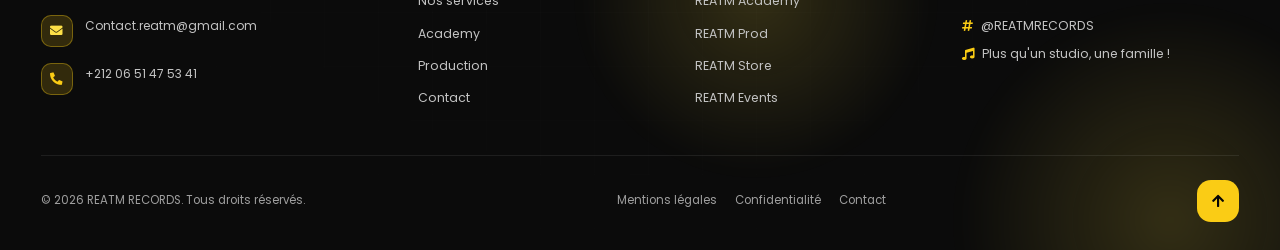
<file: production/index.html>
<!DOCTYPE html>
<html data-theme="light" lang="fr">
<head>
<meta charset="utf-8"/>
<meta content="width=device-width, initial-scale=1.0, viewport-fit=cover" name="viewport"/>
<meta name="theme-color" content="#ffffff" id="metaTheme"/>
<meta name="description" content="REATM Production, la cuisine créative de la maison : podcasts, émissions, programmes, courts métrages et contenus musicaux."/>
<title>REATM Production — REATM RECORDS</title>
<link rel="icon" href="../assets/logo.png"/>
<link href="https://cdnjs.cloudflare.com/ajax/libs/font-awesome/5.15.3/css/all.min.css" rel="stylesheet"/>
<link href="https://fonts.googleapis.com" rel="preconnect"/>
<link crossorigin="" href="https://fonts.gstatic.com" rel="preconnect"/>
<link href="https://fonts.googleapis.com/css2?family=Poppins:wght@300;400;500;600;700;800&amp;family=Caveat:wght@500;700&amp;display=swap" rel="stylesheet"/>
<script>document.documentElement.classList.add('js');try{var r=document.documentElement;if(!r.hasAttribute('data-theme-lock')){var t=localStorage.getItem('reatm-theme');if(t){r.setAttribute('data-theme',t);}}}catch(e){}</script>
<link rel="stylesheet" href="../css/reatm.css?v=85"/>
<style>
/* ===== PRODUCTION — jaune + blanc + noir, typographie massive ===== */
.phero{background:#050505;color:#fff}
/* ----- le cadre se partage en deux -----
   La mécanique de la coupe vit dans la feuille partagée (« CADRE EN BIAIS ») ;
   la page n'en règle que les couleurs et l'image. */
.phero{
  --ph-h1:clamp(32px,4.9vw,72px);
  --ph-col:560px;
  --ph-trait:#FF3F1A;
  --ph-encre:#FACC15;
  --ph-lien:#FACC15;
  --ph-voile:linear-gradient(115deg,rgba(5,5,5,.60) 0%,rgba(5,5,5,.28) 46%,rgba(5,5,5,.54) 100%),
             radial-gradient(760px circle at 78% 24%,rgba(250,204,21,.18),transparent 68%);
}
.phero-bg{background-image:url('../assets/casque.png');background-position:center 40%}
@media(max-width:980px){.ph-side{background-image:url('../assets/casque.png');background-position:center 40%}}
.phero h1{letter-spacing:-4px}
/* serré en grand, desserré en petit : sinon le crénage mange l'espace entre les mots */
@media(max-width:700px){.phero h1{letter-spacing:-1.6px}}
.phero h1 em{color:#FACC15}
.phero .sub{color:rgba(255,255,255,.74)}
.phero .crumbs{color:rgba(255,255,255,.62)}
/* éclat jaune qui traverse le titre */
.pr-flash{position:absolute;inset:0;z-index:2;pointer-events:none;overflow:hidden;clip-path:polygon(var(--coupe-haut) 0,100% 0,100% 100%,var(--coupe-bas) 100%)}
.pr-flash i{position:absolute;top:-30%;left:-25%;width:26%;height:170%;transform:rotate(14deg);
  background:linear-gradient(90deg,transparent,rgba(250,204,21,.10),transparent);
  animation:prSweep 7s ease-in-out infinite}
@keyframes prSweep{0%{transform:rotate(14deg) translateX(-30%)}55%,100%{transform:rotate(14deg) translateX(460%)}}
/* ----- le programme hebdomadaire -----
   L'affiche à gauche, le détail à droite ; sous 900 px elles s'empilent.
   Le jaune du pôle ne tient pas comme encre sur fond clair : il passe en or
   sombre pour le texte, et reste plein là où il sert de fond. */
.pr-prog{display:grid;grid-template-columns:.95fr 1.05fr;gap:clamp(22px,3.2vw,48px);align-items:center}
.prog-vue{margin:0;border-radius:20px;overflow:hidden;border:1px solid var(--border);
  background:#0a0a0a;box-shadow:0 26px 60px rgba(0,0,0,.18)}
html[data-theme="dark"] .prog-vue{box-shadow:0 26px 60px rgba(0,0,0,.6)}
.prog-vue img{display:block;width:100%;height:auto;transition:transform 1s cubic-bezier(.16,1,.3,1)}
.prog-vue:hover img{transform:scale(1.03)}
.prog-corps .tagline{display:block;margin-bottom:12px;font-size:10.5px;font-weight:700;
  letter-spacing:1.8px;text-transform:uppercase;color:#8a6d00}
html[data-theme="dark"] .prog-corps .tagline{color:#FACC15}
.prog-corps h3{font-size:clamp(26px,3.6vw,46px);font-weight:800;letter-spacing:-1.6px;line-height:1.05;margin-bottom:18px}
.prog-verset{margin:0 0 22px;padding:2px 0 2px 18px;border-left:4px solid #FACC15;
  font-size:14px;line-height:1.8;color:var(--muted);font-style:italic}
.prog-verset cite{display:block;margin-top:8px;font-style:normal;font-weight:700;color:var(--text)}
.prog-liste{list-style:none;display:flex;flex-wrap:wrap;gap:8px;margin-bottom:24px}
.prog-liste li{font-size:11px;font-weight:700;letter-spacing:1.4px;text-transform:uppercase;
  padding:9px 15px;border-radius:999px;border:1px solid var(--border);color:var(--muted)}
.prog-quand{display:flex;flex-wrap:wrap;align-items:baseline;gap:10px;margin-bottom:10px}
.prog-quand b{font-size:clamp(20px,2.4vw,30px);font-weight:800;letter-spacing:-1px;text-transform:uppercase}
.prog-quand span{font-size:13px;color:var(--muted)}
.prog-quand em{font-style:normal;font-weight:800;letter-spacing:.4px;
  background:#FACC15;color:#111;border-radius:999px;padding:5px 13px;margin-left:4px}
.prog-mot{font-size:13.6px;color:var(--muted);margin-bottom:8px}
.prog-lieu{display:flex;align-items:center;gap:10px;font-size:13px;color:var(--muted);margin-bottom:26px}
.prog-lieu i{color:#8a6d00}
html[data-theme="dark"] .prog-lieu i{color:#FACC15}
.prog-corps .btn-acc{background:#FACC15;color:#111}
.prog-corps .btn-acc:hover{box-shadow:0 16px 34px rgba(250,204,21,.34)}
#programmes{scroll-margin-top:86px}
@media(max-width:900px){.pr-prog{grid-template-columns:1fr}}

/* lignes qui se construisent */
.pr-build{display:flex;flex-direction:column;gap:7px;margin-top:22px}
.pr-build i{height:3px;opacity:.75;border-radius:4px;background:#FACC15;width:14%;transition:width 1s cubic-bezier(.16,1,.3,1)}
.pr-build.in i:nth-child(1){width:100%}
.pr-build.in i:nth-child(2){width:72%;transition-delay:.12s}
.pr-build.in i:nth-child(3){width:46%;transition-delay:.24s}
.pr-kitchen{background:#FEFCE8;color:#111111}
html[data-theme="dark"] .pr-kitchen{background:#111005}
.pr-kitchen .sec-title{color:#111111}
html[data-theme="dark"] .pr-kitchen .sec-title{color:#fff}
.pr-kitchen .sec-lead{color:#5b5b52}
html[data-theme="dark"] .pr-kitchen .sec-lead{color:#8A8A8A}
.pr-kitchen .sec-num{-webkit-text-stroke-color:rgba(202,158,10,.7)}
.pr-kitchen .pcard{background:#fff;border-color:#EDE4BE}
html[data-theme="dark"] .pr-kitchen .pcard{background:#17160a;border-color:#2b2814}
.pr-kitchen .pcard p{color:#5b5b52}
html[data-theme="dark"] .pr-kitchen .pcard p{color:#8A8A8A}
.pr-kitchen .pcard .tagline{color:#9a7a05}
html[data-theme="dark"] .pr-kitchen .pcard .tagline{color:#FACC15}
.pr-kitchen .pcard:hover{border-color:#FACC15;box-shadow:0 24px 50px rgba(250,204,21,.18)}
.pr-cta{background:#050505;color:#fff}
.pr-cta h2 em{font-style:normal;color:#FACC15}

.pr-meta{display:flex;flex-wrap:wrap;gap:10px;margin-top:28px}
.pr-meta a{font-size:11px;font-weight:700;letter-spacing:1.6px;text-transform:uppercase;
  padding:9px 16px;border-radius:999px;border:1px solid rgba(250,204,21,.45);color:#fff;
  transition:background-color .35s ease,border-color .35s ease,color .35s ease}
.pr-meta a:first-child{background:var(--acc);border-color:var(--acc);color:#050505}
.pr-meta a:hover,.pr-meta a:focus-visible{background:var(--acc);border-color:var(--acc);color:#050505}
#pr-creation,#pr-programmes,#pr-realisations,#pr-emissions{scroll-margin-top:86px}
</style>
</head>
<body data-entity="production" style="--veil-in:#FACC15">
<div class="veil-in" aria-hidden="true"></div>
<div class="veil" aria-hidden="true"></div>
<svg xmlns="http://www.w3.org/2000/svg" style="position:absolute;width:0;height:0;overflow:hidden" aria-hidden="true" focusable="false">
<symbol id="ic-ig" viewBox="0 0 24 24"><path d="M12 0C8.74 0 8.333.015 7.053.072 5.775.132 4.905.333 4.14.63c-.789.306-1.459.717-2.126 1.384S.935 3.35.63 4.14C.333 4.905.131 5.775.072 7.053.012 8.333 0 8.74 0 12s.015 3.667.072 4.947c.06 1.277.261 2.148.558 2.913.306.788.717 1.459 1.384 2.126.667.666 1.336 1.079 2.126 1.384.766.296 1.636.499 2.913.558C8.333 23.988 8.74 24 12 24s3.667-.015 4.947-.072c1.277-.06 2.148-.262 2.913-.558.788-.306 1.459-.718 2.126-1.384.666-.667 1.079-1.335 1.384-2.126.296-.765.499-1.636.558-2.913.06-1.28.072-1.687.072-4.947s-.015-3.667-.072-4.947c-.06-1.277-.262-2.149-.558-2.913-.306-.789-.718-1.459-1.384-2.126C21.319 1.347 20.651.935 19.86.63c-.765-.297-1.636-.499-2.913-.558C15.667.012 15.26 0 12 0zm0 2.16c3.203 0 3.585.016 4.85.071 1.17.055 1.805.249 2.227.415.562.217.96.477 1.382.896.419.42.679.819.896 1.381.164.422.36 1.057.413 2.227.057 1.266.07 1.646.07 4.85s-.015 3.585-.074 4.85c-.061 1.17-.256 1.805-.421 2.227-.224.562-.479.96-.899 1.382-.419.419-.824.679-1.38.896-.42.164-1.065.36-2.235.413-1.274.057-1.649.07-4.859.07-3.211 0-3.586-.015-4.859-.074-1.171-.061-1.816-.256-2.236-.421-.569-.224-.96-.479-1.379-.899-.421-.419-.69-.824-.9-1.38-.165-.42-.359-1.065-.42-2.235-.045-1.26-.061-1.649-.061-4.844 0-3.196.016-3.586.061-4.861.061-1.17.255-1.814.42-2.234.21-.57.479-.96.9-1.381.419-.419.81-.689 1.379-.898.42-.166 1.051-.361 2.221-.421 1.275-.045 1.65-.06 4.859-.06z"/><path d="M12 5.838a6.162 6.162 0 1 0 0 12.324 6.162 6.162 0 0 0 0-12.324zM12 16a4 4 0 1 1 0-8 4 4 0 0 1 0 8z"/><circle cx="18.406" cy="5.594" r="1.44"/></symbol>
<symbol id="ic-wa" viewBox="0 0 24 24"><path d="M17.472 14.382c-.297-.149-1.758-.867-2.03-.967-.273-.099-.471-.148-.67.15-.197.297-.767.966-.94 1.164-.173.199-.347.223-.644.075-.297-.15-1.255-.463-2.39-1.475-.883-.788-1.48-1.761-1.653-2.059-.173-.297-.018-.458.13-.606.134-.133.298-.347.446-.52.149-.174.198-.298.298-.497.099-.198.05-.371-.025-.52-.075-.149-.669-1.612-.916-2.207-.242-.579-.487-.5-.669-.51a12.8 12.8 0 0 0-.57-.01c-.198 0-.52.074-.792.372-.272.297-1.04 1.016-1.04 2.479 0 1.462 1.065 2.875 1.213 3.074.149.198 2.096 3.2 5.077 4.487.709.306 1.262.489 1.694.625.712.227 1.36.195 1.871.118.571-.085 1.758-.719 2.006-1.413.248-.694.248-1.289.173-1.413-.074-.124-.272-.198-.57-.347z"/><path d="M20.463 3.488A11.815 11.815 0 0 0 12.05 0C5.495 0 .16 5.335.157 11.892c0 2.096.547 4.142 1.588 5.945L.057 24l6.305-1.654a11.882 11.882 0 0 0 5.683 1.448h.005c6.554 0 11.89-5.335 11.893-11.893a11.821 11.821 0 0 0-3.48-8.413zm-8.412 18.297h-.004a9.87 9.87 0 0 1-5.031-1.378l-.361-.214-3.741.982.998-3.648-.235-.374a9.86 9.86 0 0 1-1.51-5.26c.001-5.45 4.436-9.884 9.888-9.884 2.64 0 5.122 1.03 6.988 2.898a9.825 9.825 0 0 1 2.893 6.994c-.003 5.45-4.437 9.884-9.885 9.884z"/></symbol>
<symbol id="ic-moon" viewBox="0 0 24 24"><path d="M21.64 13a1 1 0 0 0-1.05-.14 8.05 8.05 0 0 1-3.37.73 8.15 8.15 0 0 1-8.14-8.1 8.6 8.6 0 0 1 .25-2A1 1 0 0 0 8 2.36a10.14 10.14 0 1 0 14 11.69 1 1 0 0 0-.36-1.05z"/></symbol>
<symbol id="ic-sun" viewBox="0 0 24 24"><path d="M12 17a5 5 0 1 1 0-10 5 5 0 0 1 0 10zm0-2a3 3 0 1 0 0-6 3 3 0 0 0 0 6zM11 1h2v3h-2V1zm0 19h2v3h-2v-3zM3.5 4.9l1.4-1.4 2.1 2.1-1.4 1.4-2.1-2.1zM17 18.4l1.4-1.4 2.1 2.1-1.4 1.4-2.1-2.1zM1 11h3v2H1v-2zm19 0h3v2h-3v-2zM4.9 20.5l-1.4-1.4 2.1-2.1 1.4 1.4-2.1 2.1zM18.4 7l-1.4-1.4 2.1-2.1 1.4 1.4L18.4 7z"/></symbol>
</svg>

<!-- ======================= HEADER ======================= -->
<header id="header">
<div class="wrap nav">
<a class="brand" href="../" aria-label="REATM RECORDS — accueil" style="--lm:46px">
<span class="brand-mark"></span>
<span class="brand-txt"><span class="n1">REATM</span><span class="n2">PROD</span></span>
</a>
<ul class="menu">
<li><a href="../">Accueil</a></li>
<li><a href="../maison/">Nos services</a></li>
<li><a href="../academy/">Academy</a></li>
<li><a href="../studio/">Studio</a></li>
<li><a class="active" aria-current="page" href="../production/">Production</a></li>
<li><a href="../store/">Store</a></li>
<li><a href="../events/">Events</a></li>
<li><a href="../#contact">Contact</a></li>
</ul>
<div class="hdr-actions">
<button class="icon-btn" id="themeToggle" title="Changer de thème" aria-label="Changer de thème"><svg class="ic" id="themeIcon"><use href="#ic-moon"></use></svg></button>
<a class="icon-btn hide-md" href="https://www.instagram.com/r_e_a_t_m/" target="_blank" rel="noopener noreferrer" aria-label="Instagram"><svg class="ic"><use href="#ic-ig"></use></svg></a>
<a class="icon-btn hide-md" href="https://wa.me/212651475341" target="_blank" rel="noopener noreferrer" aria-label="WhatsApp"><svg class="ic"><use href="#ic-wa"></use></svg></a>
<a class="btn btn-red hide-md" href="../#contact">Nous contacter <i class="fas fa-arrow-right"></i></a>
<button class="burger" id="burger" aria-label="Ouvrir le menu" aria-expanded="false" aria-controls="mobileNav">
<span class="burger-box"><span class="burger-line"></span><span class="burger-line"></span><span class="burger-line"></span></span>
</button>
</div>
</div>
</header>


<!-- ======================= MENU MOBILE (plein écran) ======================= -->
<aside class="mobile-nav" id="mobileNav" aria-hidden="true" aria-label="Menu principal">
<div class="mnav-inner">
<span class="mnav-label">Menu</span>
<ul class="mnav-list">
<li style="--i:0"><a href="../"><span>Accueil</span><span class="num">01</span></a></li>
<li style="--i:1"><a href="../maison/"><span>Nos services</span><span class="num">02</span></a></li>
<li style="--i:2"><a href="../academy/"><span>Academy</span><span class="num">03</span></a></li>
<li style="--i:3"><a href="../studio/"><span>Studio</span><span class="num">04</span></a></li>
<li style="--i:4"><a class="active" aria-current="page" href="../production/"><span>Production</span><span class="num">05</span></a></li>
<li style="--i:5"><a href="../store/"><span>Store</span><span class="num">06</span></a></li>
<li style="--i:6"><a href="../events/"><span>Events</span><span class="num">07</span></a></li>
<li style="--i:7"><a href="../#contact"><span>Contact</span><span class="num">08</span></a></li>
</ul>
<div class="mnav-foot">
<div class="mnav-soc">
<a href="https://www.instagram.com/r_e_a_t_m/" target="_blank" rel="noopener noreferrer" aria-label="Instagram"><svg class="ic"><use href="#ic-ig"></use></svg></a>
<a href="https://wa.me/212651475341" target="_blank" rel="noopener noreferrer" aria-label="WhatsApp"><svg class="ic"><use href="#ic-wa"></use></svg></a>
</div>
<a class="btn btn-red" href="../#contact">Nous contacter <i class="fas fa-arrow-right"></i></a>
<div class="mnav-contact">
<div><i class="fas fa-phone-alt"></i><a href="tel:+212651475341">+212 06 51 47 53 41</a></div>
<div><i class="fas fa-envelope"></i><a href="mailto:Contact.reatm@gmail.com">Contact.reatm@gmail.com</a></div>
</div>
</div>
</div>
</aside>


<section class="phero ph-coupe">
<div class="phero-bg"></div><div class="phero-veil"></div>
<div class="pr-flash" aria-hidden="true"><i></i></div>
<div class="ph-cut" aria-hidden="true"></div>
<div class="wrap ph-fil">
<a class="crumbs" href="../"><svg viewBox="0 0 24 24" aria-hidden="true"><path d="M20 12H5M11 18l-6-6 6-6" stroke-linecap="round" stroke-linejoin="round"/></svg>Retour à l'accueil</a>
</div>
<div class="wrap phero-inner">
<h1 class="reveal">L'idée<br/>devient <em>création.</em></h1>
<p class="sub reveal" style="--d:100ms">L'espace créatif de REATM. La cuisine de la maison, là où les idées deviennent des formats — la REATM Home Kitchen.</p>
<nav class="pr-meta reveal" style="--d:180ms" aria-label="Les prestations de Prod"><a href="#pr-creation">Création contenu</a><a href="#pr-programmes">Programmes</a><a href="#pr-realisations">Réalisations</a><a href="#pr-emissions">Émissions</a></nav>
<div class="pr-build" id="prBuild" aria-hidden="true"><i></i><i></i><i></i></div>
</div>
<div class="ph-side">
<div class="ph-nom reveal-raw"><b>REATM</b><em>Prod</em></div>
</div>
</section>

<section class="sec" id="programmes">
<div class="wrap">
<div class="sec-head reveal"><span class="sec-num">01</span><div><h2 class="sec-title">Nos programmes</h2><p class="sec-lead">Les rendez-vous que la maison porte et diffuse, semaine après semaine.</p></div></div>
<article class="pr-prog">
<figure class="prog-vue reveal"><img src="../assets/instants-de-prieres.webp" alt="Instants de Prières — REATM Records présente, tous les vendredis à partir de 21h00, 106 av. Allal Ben Abdellah, Rabat Ville" width="1080" height="1200" loading="lazy" decoding="async"/></figure>
<div class="prog-corps reveal" style="--d:90ms">
<span class="tagline">{IP} — Rendez-vous hebdomadaire</span>
<h3>Instants de Prières <span aria-hidden="true">🔥</span></h3>
<blockquote class="prog-verset">Ne vous inquiétez de rien ; mais en toute chose faites connaître vos besoins à Dieu par des prières et des supplications, avec des actions de grâces.<cite>Philippiens 4.6</cite></blockquote>
<ul class="prog-liste"><li>Prières</li><li>Adoration</li><li>Contemplation</li><li>Exhortation</li><li>Intercessions</li><li>Supplications</li></ul>
<div class="prog-quand"><b>Tous les vendredis</b><span>à partir de <em>21h00</em></span></div>
<p class="prog-mot">Un rendez-vous à ne pas manquer ✨</p>
<p class="prog-lieu"><i class="fas fa-map-marker-alt" aria-hidden="true"></i>106 av. Allal Ben Abdellah, Rabat Ville</p>
<a class="btn btn-acc" href="https://wa.me/212651475341?text=Bonjour%2C%20je%20souhaite%20participer%20aux%20Instants%20de%20Pri%C3%A8res%20du%20vendredi." target="_blank" rel="noopener">Rejoins-nous chaque vendredi <i class="fas fa-arrow-right"></i></a>
</div>
</article>
</div>
</section>

<section class="sec pr-kitchen">
<div class="wrap">
<div class="sec-head reveal"><span class="sec-num">02</span><div><h2 class="sec-title">Nos prestations</h2><p class="sec-lead">Quatre façons de produire, pour nos clients comme pour la maison elle-même — la REATM Home Kitchen.</p></div></div>
<div class="pgrid pgrid--2">
<div class="pcard reveal" id="pr-creation" style="--d:0ms"><span class="tagline">01</span><h3>Création contenu</h3><p>De l'idée au montage : écriture, direction artistique et habillage, pour nos clients comme pour la maison.</p></div>
<div class="pcard reveal" id="pr-programmes" style="--d:90ms"><span class="tagline">02</span><h3>Programmes</h3><p>Les formats réguliers portés par la mission de la maison, dont Instants de Prières chaque vendredi.</p></div>
<div class="pcard reveal" id="pr-realisations" style="--d:180ms"><span class="tagline">03</span><h3>Réalisations</h3><p>Tournage, captation et post-production : courts métrages, clips et images qui prolongent la musique.</p></div>
<div class="pcard reveal" id="pr-emissions" style="--d:270ms"><span class="tagline">04</span><h3>Émissions</h3><p>Écriture, tournage et post-production de nos plateaux et podcasts, en interne comme en prestation.</p></div>
</div>
</div>
</section>

<section class="pcta pr-cta">
<div class="wrap">
<h2 class="reveal">Collaborer avec<br/>REATM <em>Production</em></h2>
<a class="btn btn-acc reveal" style="--d:100ms" href="https://wa.me/212651475341?text=Bonjour%20REATM%20Prod%2C%20j%27ai%20un%20projet%20de%20contenu%20%C3%A0%20vous%20proposer." target="_blank" rel="noopener">Proposer un projet <i class="fas fa-arrow-right"></i></a>
</div>
</section>
<!-- ======================= FOOTER ======================= -->
<footer id="contact" class="f-tinted">
<div class="f-aura" aria-hidden="true"><span class="a1"></span><span class="a2"></span><span class="a3"></span></div>
<div class="f-grid-lines" aria-hidden="true"></div>

<div class="wrap">
<div class="f-top">
<div class="f-brandblock">
<a class="brand-full on-dark reveal" href="../" style="--lm:120px" aria-label="REATM RECORDS — accueil"></a>
</div>
<div class="f-news reveal" style="--d:120ms">
<h4>Restez dans la boucle</h4>
<p>Nouveautés de l'académie, sessions studio, sorties et offres du store : recevez tout en avant-première.</p>
<form class="f-form" id="newsForm" novalidate>
<input type="email" id="newsEmail" placeholder="Votre adresse e-mail" aria-label="Votre adresse e-mail" required/>
<button class="btn btn-red" type="submit">S'abonner <i class="fas fa-paper-plane"></i></button>
</form>
<div class="f-note" id="newsNote"><i class="fas fa-lock"></i> Pas de spam. Désinscription en un clic.</div>
</div>
</div>

<div class="f-cols">
<div>
<h4>Nous trouver</h4>
<div class="f-line"><span class="fi"><i class="fas fa-map-marker-alt"></i></span><span>RCEANNAIM DOHATABRIQUET 11000 SALE<br/>106 AV LALLAL BEN ABDELLAH RABAT VILLE</span></div>
<div class="f-line y"><span class="fi"><i class="fas fa-envelope"></i></span><span><a href="mailto:Contact.reatm@gmail.com">Contact.reatm@gmail.com</a></span></div>
<div class="f-line"><span class="fi"><i class="fas fa-phone-alt"></i></span><span><a href="tel:+212651475341">+212 06 51 47 53 41</a></span></div>
</div>
<div>
<h4>Navigation</h4>
<ul class="f-nav">
<li><a href="../">Accueil</a></li>
<li><a href="../maison/">Nos services</a></li>
<li><a href="../academy/">Academy</a></li>
<li><a href="../production/">Production</a></li>
<li><a href="../#contact">Contact</a></li>
</ul>
</div>
<div>
<h4>Nos pôles</h4>
<ul class="f-nav">
<li><a href="../studio/">REATM Studio</a></li>
<li><a href="../academy/">REATM Academy</a></li>
<li><a href="../production/">REATM Prod</a></li>
<li><a href="../store/">REATM Store</a></li>
<li><a href="../events/">REATM Events</a></li>
</ul>
</div>
<div>
<h4>Suivez-nous</h4>
<div class="f-soc">
<a href="https://www.instagram.com/r_e_a_t_m/" target="_blank" rel="noopener noreferrer" aria-label="Instagram"><svg class="ic"><use href="#ic-ig"></use></svg></a>
<a href="https://wa.me/212651475341" target="_blank" rel="noopener noreferrer" aria-label="WhatsApp"><svg class="ic"><use href="#ic-wa"></use></svg></a>
</div>
<div class="f-handle"><i class="fas fa-hashtag"></i>@REATMRECORDS</div>
<div class="f-handle" style="margin-top:10px"><i class="fas fa-music"></i>Plus qu'un studio, une famille !</div>
</div>
</div>
</div>

<div class="wrap">
<div class="f-bottom">
<span>© <span id="year">2025</span> REATM RECORDS. Tous droits réservés.</span>
<div class="f-bottom-links">
<a href="#">Mentions légales</a>
<a href="#">Confidentialité</a>
<a href="../#contact">Contact</a>
</div>
<button class="to-top" id="toTopFooter" aria-label="Revenir en haut"><i class="fas fa-arrow-up"></i></button>
</div>
</div>
</footer>

<button class="fab" id="fab" aria-label="Revenir en haut"><i class="fas fa-arrow-up"></i></button>
<script src="../js/reatm.js?v=79"></script>
<script>
(function(){
  var el=document.getElementById('prBuild');
  if(!el)return;
  setTimeout(function(){el.classList.add('in');},420);
})();
</script>
</body>
</html>
</file>
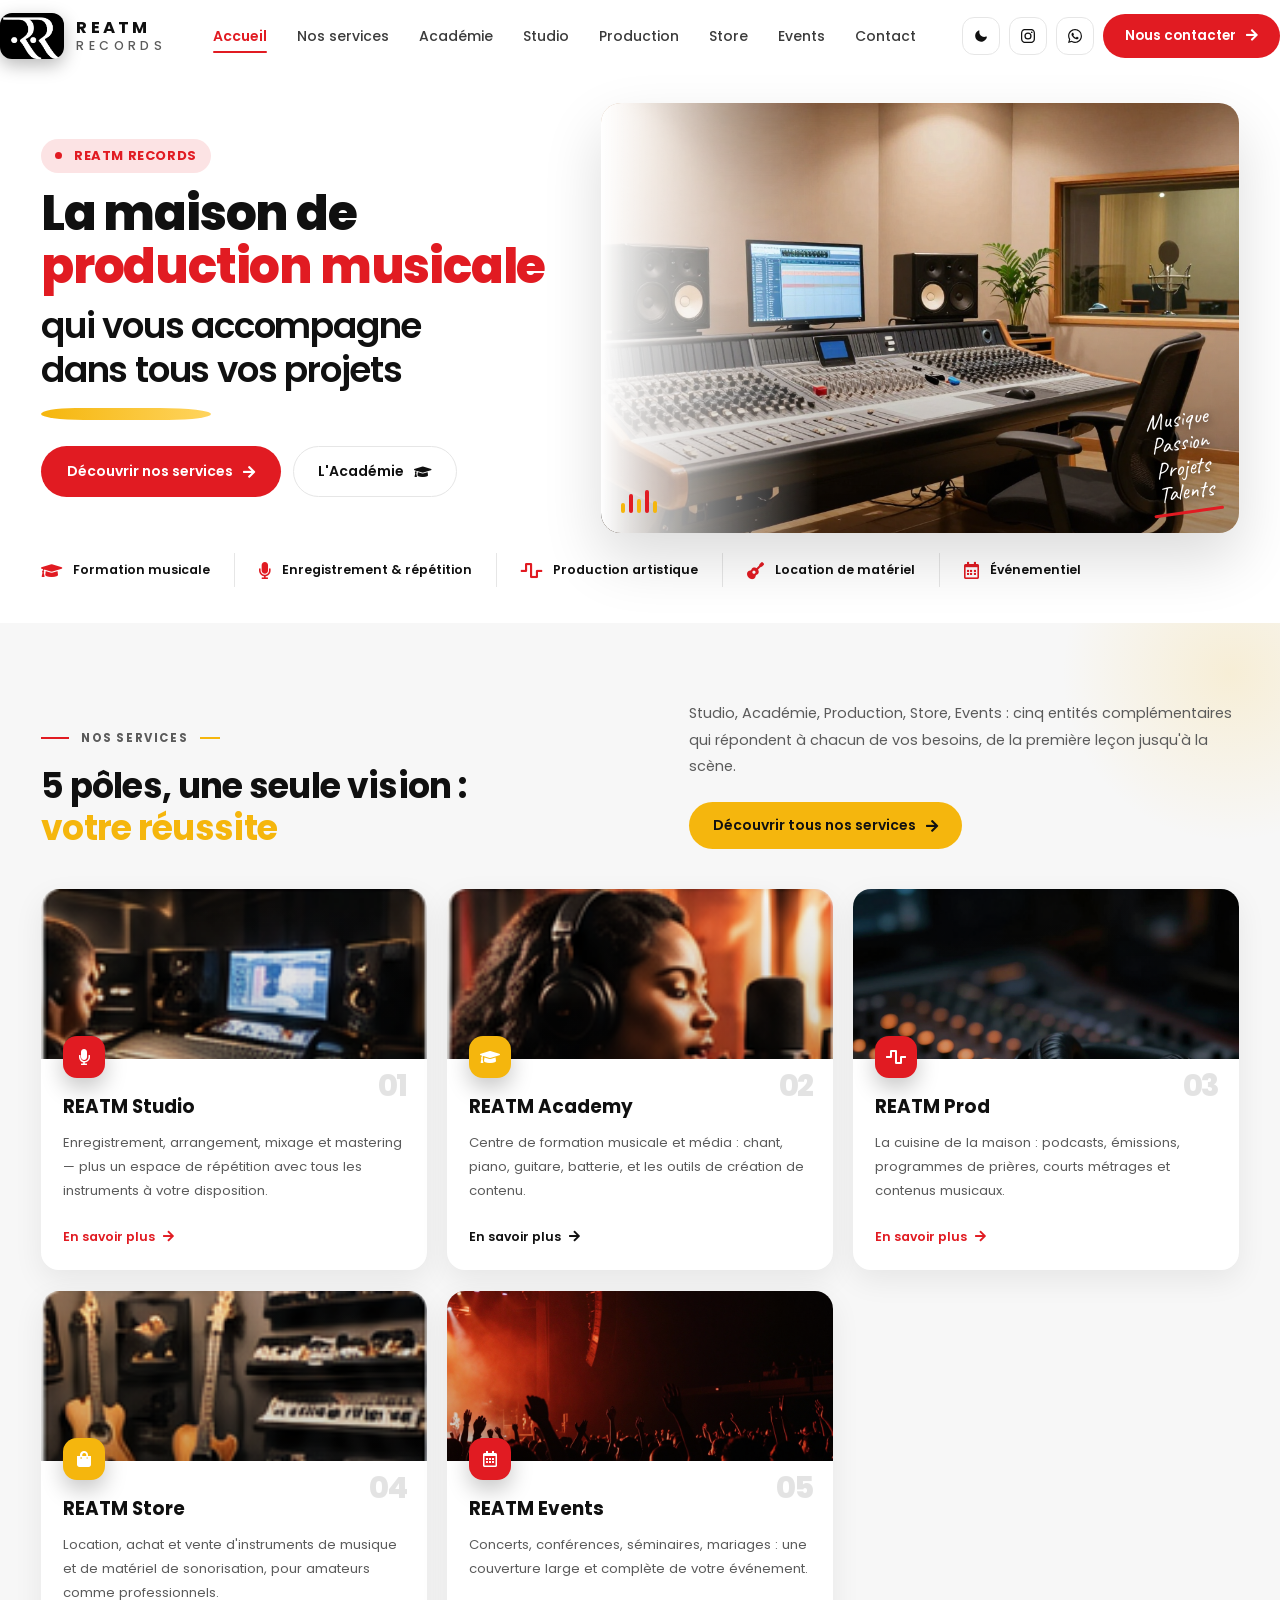
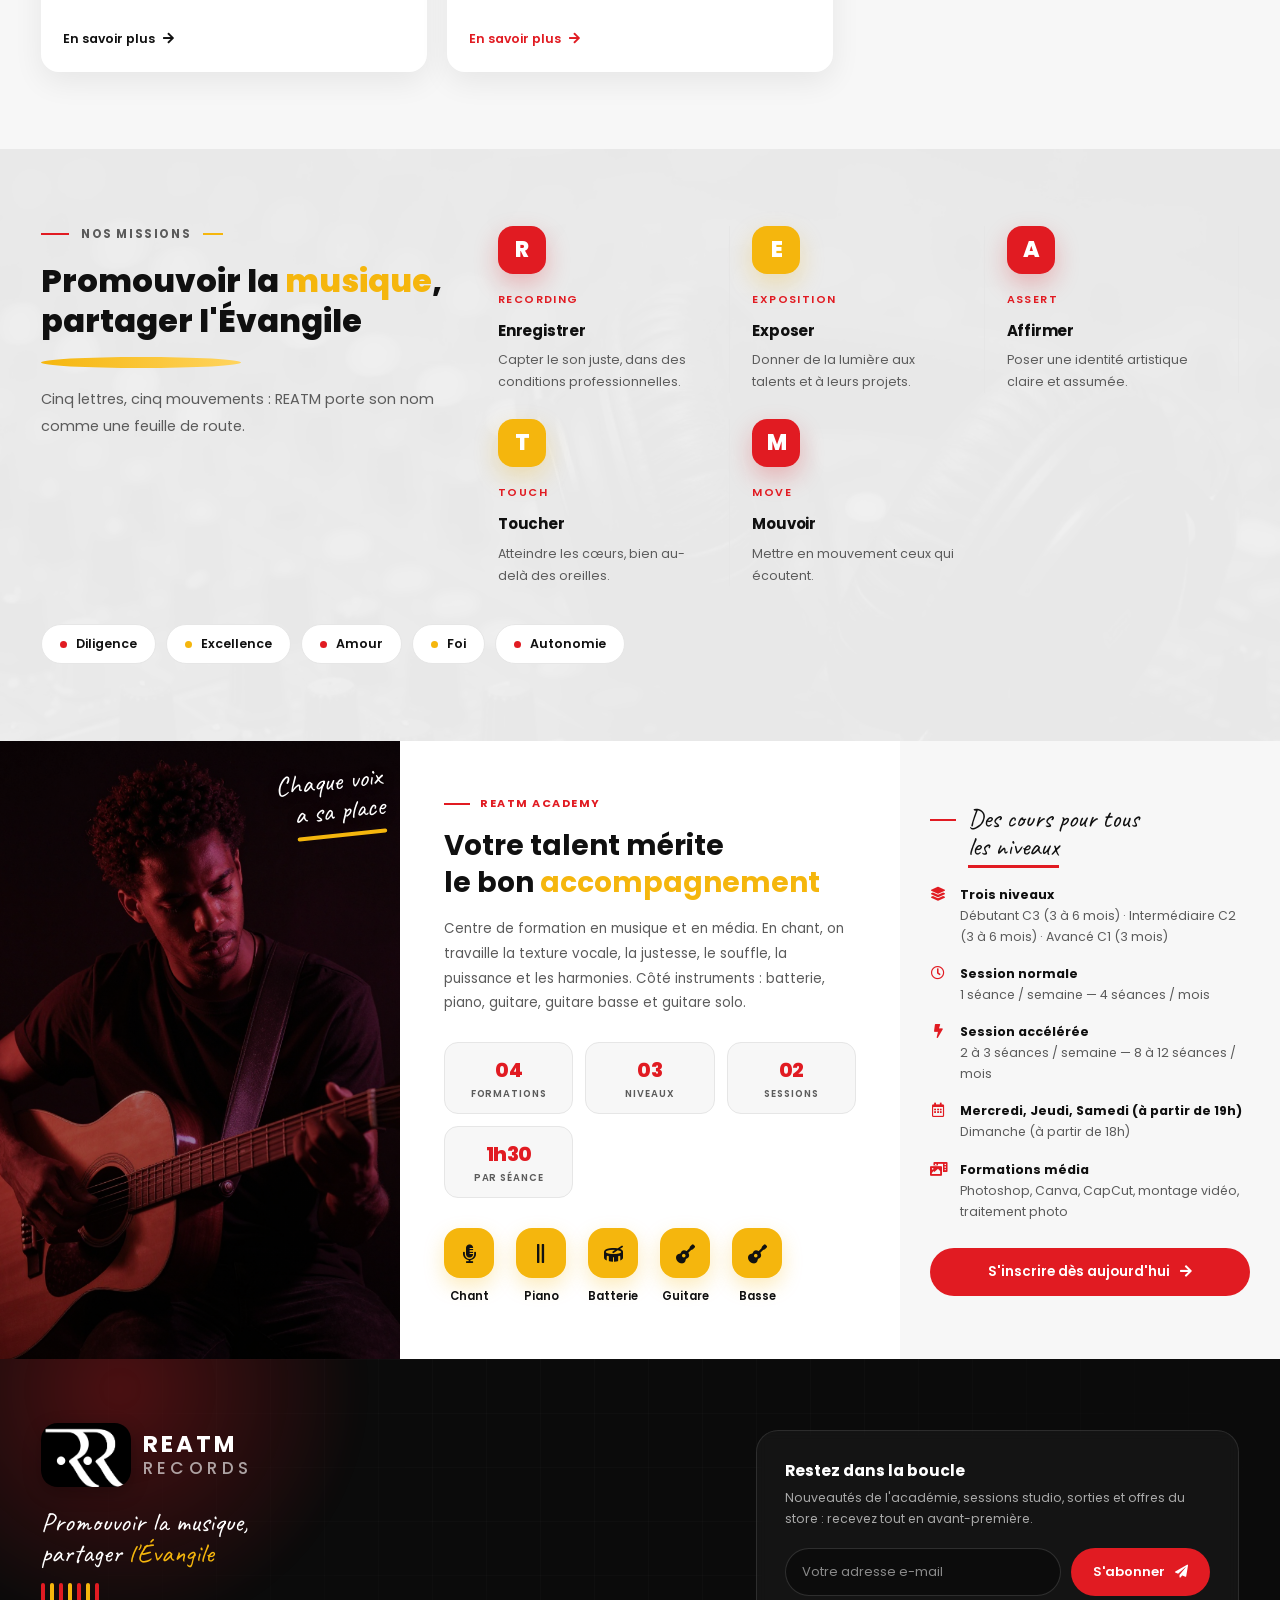
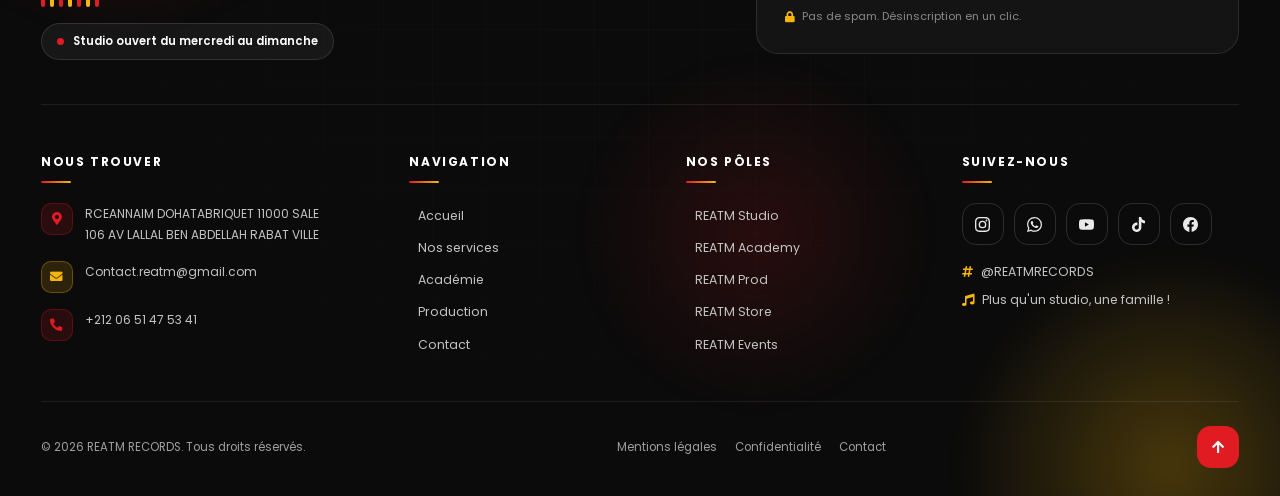
<file: REATM v1/index.html>
<!DOCTYPE html>
<html data-theme="light" lang="fr">
<head>
<meta charset="utf-8"/>
<meta content="width=device-width, initial-scale=1.0, viewport-fit=cover" name="viewport"/>
<meta name="theme-color" content="#ffffff" id="metaTheme"/>
<meta name="description" content="REATM RECORDS — Maison de production musicale : académie, studio d'enregistrement, production artistique et location de matériel à Rabat & Salé."/>
<title>REATM RECORDS — Maison de production musicale</title>
<link rel="icon" href="assets/logo principal.jpeg"/>
<link href="https://cdnjs.cloudflare.com/ajax/libs/font-awesome/5.15.3/css/all.min.css" rel="stylesheet"/>
<link href="https://fonts.googleapis.com" rel="preconnect"/>
<link crossorigin="" href="https://fonts.gstatic.com" rel="preconnect"/>
<link href="https://fonts.googleapis.com/css2?family=Poppins:wght@300;400;500;600;700;800&amp;family=Caveat:wght@500;700&amp;display=swap" rel="stylesheet"/>
<script>document.documentElement.classList.add('js');try{var t=localStorage.getItem('reatm-theme');if(t){document.documentElement.setAttribute('data-theme',t);}}catch(e){}</script>
<style>
/* =========================================================
   REATM RECORDS — Feuille de style principale
   Palette : rouge #e11b22 · jaune #f5b60d · noir/blanc
   ========================================================= */
:root{
  --red:#e11b22;
  --red-dark:#c5161c;
  --red-soft:rgba(225,27,34,.12);
  --yellow:#f5b60d;
  --yellow-2:#ffd45e;
  --yellow-soft:rgba(245,182,13,.14);
  --bg:#ffffff;
  --bg-alt:#f7f7f7;
  --bg-soft:#f2f2f2;
  --card:#ffffff;
  --text:#101010;
  --muted:#5b5b5b;
  --border:#e6e6e6;
  --header-bg:rgba(255,255,255,.82);
  --panel-bg:#ffffff;
  --hero-img:url('assets/Studio jour.png');
  --aca-img:url('assets/Homme guitare.png');
  --shadow:0 10px 30px rgba(0,0,0,.07);
  --shadow-lg:0 26px 60px rgba(0,0,0,.14);
  --footer-bg:#0b0b0b;
  --ring:rgba(0,0,0,.08);
  --nav-h:74px;
}
html[data-theme="dark"]{
  --bg:#000000;
  --bg-alt:#080808;
  --bg-soft:#0d0d0d;
  --card:#0f0f0f;
  --text:#ffffff;
  --muted:#b4b4b4;
  --border:#2a2a2a;
  --header-bg:rgba(6,6,6,.78);
  --panel-bg:#0a0a0a;
  --hero-img:url('assets/Studio nuit.png');
  --shadow:0 10px 30px rgba(0,0,0,.5);
  --shadow-lg:0 26px 60px rgba(0,0,0,.65);
  --footer-bg:#050505;
  --ring:rgba(255,255,255,.1);
}
*{box-sizing:border-box;margin:0;padding:0}
html{scroll-behavior:smooth;scroll-padding-top:90px;-webkit-text-size-adjust:100%}
body{
  font-family:'Poppins',sans-serif;
  background:var(--bg);
  color:var(--text);
  overflow-x:hidden;
  transition:background-color .4s ease,color .4s ease;
}
body.no-scroll{overflow:hidden}
img{max-width:100%;display:block}
a{text-decoration:none;color:inherit}
button{font-family:inherit}
:focus-visible{outline:2px solid var(--red);outline-offset:3px;border-radius:4px}
.ic{width:1em;height:1em;fill:currentColor;display:block;flex:0 0 auto}
.wrap{width:100%;max-width:1760px;margin:0 auto;padding:0 clamp(18px,3.2vw,64px)}
.script{font-family:'Caveat',cursive}
.only-dark{display:none}
html[data-theme="dark"] .only-dark{display:block}
html[data-theme="dark"] .only-light{display:none}

/* ---------- Révélations au défilement ---------- */
.js .reveal{opacity:0;transform:translateY(34px);transition:opacity .8s cubic-bezier(.16,1,.3,1),transform .9s cubic-bezier(.16,1,.3,1);transition-delay:var(--d,0ms)}
.js .reveal.in{opacity:1;transform:none}
.js .reveal-x{opacity:0;transform:translateX(-26px)}
.js .reveal-x.in{opacity:1;transform:none}
.js .reveal-zoom{opacity:0;transform:scale(.94)}
.js .reveal-zoom.in{opacity:1;transform:none}
/* entrée en bascule 3D, réservée aux cartes */
.js .reveal-card{opacity:0;transform:perspective(1100px) rotateX(11deg) translateY(52px);transform-origin:top center;
  transition:opacity .8s ease,transform 1s cubic-bezier(.16,1,.3,1);transition-delay:var(--d,0ms)}
.js .reveal-card.in{opacity:1;transform:perspective(1100px) rotateX(0deg) translateY(0)}

/* ---------- Barre de progression de lecture ---------- */
.progress{position:fixed;top:0;left:0;height:3px;width:100%;z-index:120;background:transparent;pointer-events:none}
.progress span{display:block;height:100%;width:0;background:linear-gradient(90deg,var(--red),var(--yellow));transition:width .1s linear}

/* =================== LOGO / MARQUE =================== */
.brand{display:flex;align-items:center;gap:12px;color:var(--text)}
.brand-mark{
  flex:0 0 auto;height:var(--lm,46px);width:calc(var(--lm,46px) * 1.4);
  border-radius:calc(var(--lm,46px) * .26);
  background:#000 url('assets/logo principal.jpeg') no-repeat 53% 35%;
  background-size:120.5% auto;
  box-shadow:0 6px 18px rgba(0,0,0,.28);
  position:relative;overflow:hidden;
  transition:transform .45s cubic-bezier(.2,.8,.3,1),box-shadow .45s ease;
}
.brand-mark::after{
  content:"";position:absolute;inset:0;border-radius:inherit;
  background:linear-gradient(135deg,rgba(225,27,34,.35),rgba(245,182,13,.25));
  opacity:0;transition:opacity .45s ease;
}
.brand:hover .brand-mark{transform:translateY(-2px) rotate(-3deg);box-shadow:0 12px 26px rgba(225,27,34,.28)}
.brand:hover .brand-mark::after{opacity:1}
.brand-txt{display:flex;flex-direction:column;line-height:1}
.brand-txt .n1{font-size:calc(var(--lm,46px)*.36);font-weight:700;letter-spacing:3.2px}
.brand-txt .n2{font-size:calc(var(--lm,46px)*.27);font-weight:500;letter-spacing:4.4px;color:var(--muted);margin-top:4px}
.brand.on-dark{color:#fff}
.brand.on-dark .brand-txt .n2{color:rgba(255,255,255,.62)}

/* =================== HEADER =================== */
header{
  position:sticky;top:0;z-index:110;
  background:var(--header-bg);
  -webkit-backdrop-filter:saturate(180%) blur(16px);
  backdrop-filter:saturate(180%) blur(16px);
  border-bottom:1px solid transparent;
  transition:background-color .4s ease,border-color .4s ease,box-shadow .4s ease;
}
header.scrolled{border-bottom-color:var(--border);box-shadow:0 8px 30px rgba(0,0,0,.06)}
html[data-theme="dark"] header.scrolled{box-shadow:0 8px 30px rgba(0,0,0,.6)}
.nav{display:flex;align-items:center;gap:22px;padding:13px 0;transition:padding .35s ease}
header.scrolled .nav{padding:8px 0}
.menu{display:flex;gap:4px;margin:0 auto;list-style:none;font-size:14px;font-weight:500}
.menu a{
  position:relative;display:block;padding:8px 13px;border-radius:10px;color:var(--text);opacity:.82;
  transition:color .25s ease,opacity .25s ease,background-color .25s ease;
}
.menu a::after{
  content:"";position:absolute;left:50%;right:50%;bottom:2px;height:2px;border-radius:2px;
  background:linear-gradient(90deg,var(--red),var(--yellow));transition:left .3s ease,right .3s ease;
}
.menu a:hover{opacity:1;color:var(--red)}
.menu a:hover::after{left:13px;right:13px}
.menu .active{color:var(--red);font-weight:600;opacity:1}
.menu .active::after{left:13px;right:13px;background:var(--red)}
.hdr-actions{display:flex;align-items:center;gap:9px}
.icon-btn{
  width:38px;height:38px;border-radius:12px;display:grid;place-items:center;flex:0 0 auto;
  border:1px solid var(--border);color:var(--text);font-size:14px;background:transparent;cursor:pointer;
  transition:transform .3s cubic-bezier(.2,.8,.3,1),border-color .3s ease,color .3s ease,background-color .3s ease;
}
.icon-btn:hover{border-color:var(--red);color:var(--red);transform:translateY(-3px)}
.btn{
  display:inline-flex;align-items:center;justify-content:center;gap:10px;border:none;cursor:pointer;
  font-family:'Poppins',sans-serif;font-weight:600;border-radius:999px;position:relative;overflow:hidden;
  transition:transform .3s cubic-bezier(.2,.8,.3,1),box-shadow .3s ease,background-color .3s ease;
}
.btn i{transition:transform .35s cubic-bezier(.2,.8,.3,1)}
.btn:hover i{transform:translateX(4px)}
.btn::before{
  content:"";position:absolute;top:0;left:-120%;width:60%;height:100%;
  background:linear-gradient(90deg,transparent,rgba(255,255,255,.38),transparent);transform:skewX(-20deg);
}
.btn:hover::before{animation:shine .8s ease}
@keyframes shine{to{left:130%}}
.btn-red{background:var(--red);color:#fff;padding:12px 22px;font-size:13.5px}
.btn-red:hover{background:var(--red-dark);transform:translateY(-3px);box-shadow:0 14px 28px rgba(225,27,34,.35)}
.btn-yellow{background:var(--yellow);color:#111;padding:13px 24px;font-size:14px}
.btn-yellow:hover{background:#e0a505;transform:translateY(-3px);box-shadow:0 14px 28px rgba(245,182,13,.38)}
.btn-ghost{background:transparent;border:1px solid var(--border);color:var(--text);padding:12px 22px;font-size:13.5px}
.btn-ghost:hover{border-color:var(--red);color:var(--red)}
#themeToggle .ic{transition:transform .55s cubic-bezier(.2,.8,.3,1),opacity .3s ease}
#themeToggle.spin .ic{transform:rotate(360deg) scale(1.15)}

/* =================== MENU HAMBURGER =================== */
.burger{
  display:none;position:relative;width:46px;height:46px;border-radius:14px;flex:0 0 auto;
  border:1px solid var(--border);background:transparent;cursor:pointer;z-index:111;
  transition:border-color .35s ease,background-color .35s ease,transform .35s cubic-bezier(.2,.8,.3,1);
}
.burger:hover{border-color:var(--red)}
.burger:active{transform:scale(.94)}
.burger-box{position:absolute;inset:0;display:grid;place-items:center}
.burger-line{
  position:absolute;left:50%;width:20px;height:2px;border-radius:2px;background:var(--text);
  transform:translateX(-50%);
  transition:transform .45s cubic-bezier(.68,-.35,.27,1.35),opacity .25s ease,width .45s ease,background-color .35s ease;
}
.burger-line:nth-child(1){top:16px}
.burger-line:nth-child(2){top:22px;width:14px;margin-left:-3px}
.burger-line:nth-child(3){top:28px}
.burger.open{background:var(--red);border-color:var(--red)}
.burger.open .burger-line{background:#fff;width:20px;margin-left:0}
.burger.open .burger-line:nth-child(1){transform:translateX(-50%) translateY(6px) rotate(45deg)}
.burger.open .burger-line:nth-child(2){opacity:0;transform:translateX(-50%) scaleX(.2)}
.burger.open .burger-line:nth-child(3){transform:translateX(-50%) translateY(-6px) rotate(-45deg)}

.mobile-nav{
  position:fixed;inset:0;z-index:106;background:var(--panel-bg);
  overflow-y:auto;overscroll-behavior:contain;
  clip-path:circle(0% at calc(100% - 46px) 44px);
  visibility:hidden;
  transition:clip-path .75s cubic-bezier(.76,0,.24,1),visibility 0s .75s,background-color .4s ease;
}
.mobile-nav.open{
  clip-path:circle(150% at calc(100% - 46px) 44px);
  visibility:visible;
  transition:clip-path .75s cubic-bezier(.76,0,.24,1),visibility 0s 0s,background-color .4s ease;
}
.mobile-nav::before{
  content:"";position:absolute;top:-120px;right:-120px;width:340px;height:340px;border-radius:50%;
  background:radial-gradient(circle,rgba(225,27,34,.22),transparent 68%);pointer-events:none;
  animation:floaty 9s ease-in-out infinite;
}
.mobile-nav::after{
  content:"";position:absolute;bottom:-150px;left:-120px;width:380px;height:380px;border-radius:50%;
  background:radial-gradient(circle,rgba(245,182,13,.18),transparent 68%);pointer-events:none;
  animation:floaty 12s ease-in-out infinite reverse;
}
@keyframes floaty{0%,100%{transform:translate(0,0)}50%{transform:translate(-16px,20px)}}
.mnav-inner{
  position:relative;z-index:2;min-height:100%;display:flex;flex-direction:column;
  width:100%;max-width:720px;margin:0 auto;
  padding:calc(var(--nav-h) + 22px) clamp(20px,6vw,44px) calc(30px + env(safe-area-inset-bottom));
}
.mnav-label{display:flex;align-items:center;gap:12px;font-size:11px;font-weight:700;letter-spacing:2px;text-transform:uppercase;color:var(--muted)}
.mnav-label::after{content:"";flex:1;height:1px;background:var(--border)}
.mnav-list{list-style:none;margin:14px 0 0}
.mnav-list li{
  border-bottom:1px solid var(--border);
  opacity:0;transform:translateY(22px);
  transition:opacity .5s ease,transform .6s cubic-bezier(.16,1,.3,1);
}
.mobile-nav.open .mnav-list li{opacity:1;transform:none;transition-delay:calc(var(--i,0) * 55ms + 240ms)}
.mnav-list a{
  display:flex;align-items:center;justify-content:space-between;gap:16px;position:relative;
  padding:16px 6px;font-size:clamp(19px,4.6vw,27px);font-weight:700;letter-spacing:-.3px;
  transition:color .3s ease,padding-left .35s cubic-bezier(.2,.8,.3,1);
}
.mnav-list a .num{font-family:'Poppins',sans-serif;font-size:11.5px;font-weight:600;color:var(--muted);letter-spacing:1.6px;transition:color .3s ease,transform .35s ease}
.mnav-list a::before{
  content:"";position:absolute;left:0;top:18px;bottom:18px;width:3px;border-radius:3px;
  background:linear-gradient(180deg,var(--red),var(--yellow));transform:scaleY(0);transform-origin:top;
  transition:transform .4s cubic-bezier(.2,.8,.3,1);
}
.mnav-list a:hover,.mnav-list a.active{color:var(--red);padding-left:18px}
html[data-theme="dark"] .mnav-list a:hover,html[data-theme="dark"] .mnav-list a.active{color:var(--yellow)}
.mnav-list a:hover::before,.mnav-list a.active::before{transform:scaleY(1)}
.mnav-list a:hover .num{color:var(--red);transform:translateX(-5px)}
.mnav-foot{
  margin-top:auto;padding-top:30px;
  opacity:0;transform:translateY(22px);
  transition:opacity .5s ease,transform .6s cubic-bezier(.16,1,.3,1);
}
.mobile-nav.open .mnav-foot{opacity:1;transform:none;transition-delay:640ms}
.mnav-foot .btn{width:100%;padding:16px 22px;font-size:14.5px}
.mnav-soc{display:flex;gap:10px;flex-wrap:wrap;margin:0 0 18px}
.mnav-soc a{
  width:46px;height:46px;border-radius:15px;display:grid;place-items:center;font-size:16px;
  border:1px solid var(--border);color:var(--text);position:relative;overflow:hidden;
  transition:transform .35s cubic-bezier(.2,.8,.3,1),color .3s ease,border-color .3s ease;
}
.mnav-soc a::before{
  content:"";position:absolute;inset:0;background:linear-gradient(135deg,var(--red),var(--yellow));
  transform:scale(0);opacity:0;transition:transform .45s cubic-bezier(.2,.8,.3,1),opacity .35s ease;
}
.mnav-soc a i,.mnav-soc a .ic{position:relative;z-index:2}
.mnav-soc a:hover{color:#fff;border-color:transparent;transform:translateY(-4px)}
.mnav-soc a:hover::before{transform:scale(1);opacity:1}
.mnav-contact{font-size:12.8px;color:var(--muted);line-height:2;margin-top:18px}
.mnav-contact a{transition:color .28s ease}
.mnav-contact a:hover{color:var(--red)}
.mnav-contact i{color:var(--red);width:18px;margin-right:9px}
html[data-theme="dark"] .mnav-contact i{color:var(--yellow)}

/* =================== HERO =================== */
.hero{position:relative;background:var(--bg);padding-bottom:6px;overflow:hidden}
.hero-inner{display:grid;grid-template-columns:1.02fr 1.28fr;gap:clamp(26px,4vw,60px);align-items:center;min-height:380px;padding-top:30px}
.eyebrow{display:inline-flex;align-items:center;gap:12px;font-weight:700;letter-spacing:.6px;font-size:13px;margin-bottom:14px;
  padding:7px 14px;border-radius:999px;background:var(--red-soft);color:var(--red)}
.eyebrow .dot{width:7px;height:7px;border-radius:50%;background:var(--red);animation:pulse 2s ease-in-out infinite}
@keyframes pulse{0%,100%{transform:scale(1);opacity:1}50%{transform:scale(1.45);opacity:.5}}
.hero h1{font-size:clamp(30px,3.8vw,54px);line-height:1.1;font-weight:800;letter-spacing:-1.2px}
.hero h1 .red{color:var(--red)}
html[data-theme="dark"] .hero h1 .red{color:var(--yellow)}
.hero h1 .thin{font-weight:600;font-size:clamp(23px,2.8vw,39px);display:block;margin-top:10px;line-height:1.24}
.brush{width:170px;height:12px;margin:16px 0 26px;
  background:linear-gradient(90deg,var(--yellow),var(--yellow-2));border-radius:40% 60% 50% 50%/100% 100% 100% 100%;transform:skewX(-14deg)}
html[data-theme="dark"] .hero .brush{background:linear-gradient(90deg,var(--red),#ff6a6f)}
.hero-cta{display:flex;flex-wrap:wrap;gap:12px}
.hero-media{position:relative;height:clamp(240px,34vw,430px);border-radius:20px;overflow:hidden;box-shadow:var(--shadow-lg)}
.hero-media .ph{
  position:absolute;inset:0;background-image:var(--hero-img);background-size:cover;background-position:center;
  transform:scale(1.04);animation:kenburns 18s ease-in-out infinite alternate;
  transition:background-image .4s ease;
}
@keyframes kenburns{from{transform:translateY(var(--par,0)) scale(1.04)}to{transform:translateY(var(--par,0)) scale(1.13)}}
.hero-media::after{
  content:"";position:absolute;inset:0;pointer-events:none;
  background:linear-gradient(90deg,var(--bg) 0%,rgba(0,0,0,0) 34%),linear-gradient(0deg,rgba(0,0,0,.35),transparent 55%);
}
.hero-script{
  position:absolute;right:22px;bottom:20px;z-index:3;color:#fff;font-size:clamp(17px,2.4vw,23px);line-height:1.06;
  text-align:center;font-family:'Caveat',cursive;transform:rotate(-8deg);text-shadow:0 2px 10px rgba(0,0,0,.7)
}
.hero-script::after{content:"";display:block;width:70px;height:3px;background:var(--red);margin:6px auto 0;border-radius:3px}
.eq{position:absolute;left:20px;bottom:20px;z-index:3;display:flex;align-items:flex-end;gap:4px;height:26px}
.eq i{display:block;width:4px;border-radius:3px;background:var(--yellow);animation:eqbar 1.1s ease-in-out infinite}
.eq i:nth-child(1){height:40%;animation-delay:0s}
.eq i:nth-child(2){height:75%;animation-delay:.18s;background:var(--red)}
.eq i:nth-child(3){height:55%;animation-delay:.36s}
.eq i:nth-child(4){height:90%;animation-delay:.12s;background:var(--red)}
.eq i:nth-child(5){height:48%;animation-delay:.3s}
@keyframes eqbar{0%,100%{transform:scaleY(.42)}50%{transform:scaleY(1)}}
.hero-features{display:flex;align-items:stretch;gap:0;padding:20px 0 30px;flex-wrap:wrap}
.hero-features .f{display:flex;align-items:center;gap:11px;font-size:12.5px;font-weight:600;padding:8px 24px;border-right:1px solid var(--border);
  transition:transform .35s cubic-bezier(.2,.8,.3,1),color .3s ease}
.hero-features .f:first-child{padding-left:0}
.hero-features .f:last-child{border-right:none}
.hero-features .f:hover{transform:translateY(-3px);color:var(--red)}
.hero-features i{font-size:17px;color:var(--red)}
html[data-theme="dark"] .hero-features i{color:var(--yellow)}

/* =================== SERVICES =================== */
.services{background:var(--bg-alt);padding:clamp(52px,6vw,84px) 0 clamp(56px,6vw,90px);position:relative;overflow:hidden}
.services::before{
  content:"";position:absolute;top:-120px;right:-120px;width:340px;height:340px;border-radius:50%;
  background:radial-gradient(circle,var(--yellow-soft),transparent 70%);pointer-events:none;
}
.services .wrap{position:relative;z-index:2}
.services-head{display:grid;grid-template-columns:1.05fr .95fr;gap:40px;align-items:end;margin-bottom:40px}
.services-head .lead{margin:0 0 22px}
.tag{display:flex;align-items:center;gap:12px;font-size:11.5px;font-weight:700;letter-spacing:1.6px;color:var(--muted);text-transform:uppercase;margin-bottom:18px}
.tag::before{content:"";width:28px;height:2px;background:var(--red);animation:tagLine 2.8s ease-in-out infinite}
.tag::after{content:"";width:20px;height:2px;background:var(--yellow);animation:tagLine 2.8s ease-in-out infinite .4s}
@keyframes tagLine{0%,100%{transform:scaleX(1);opacity:.85}50%{transform:scaleX(1.5);opacity:1}}
h2.section-title{font-size:clamp(23px,2.7vw,38px);font-weight:700;line-height:1.22;letter-spacing:-.7px}
h2.section-title .y{color:var(--yellow)}
html[data-theme="dark"] h2.section-title .y{color:var(--yellow)}
.lead{color:var(--muted);font-size:14.5px;line-height:1.85;margin:18px 0 26px;max-width:560px}
.cards{display:grid;grid-template-columns:repeat(5,1fr);gap:clamp(16px,1.6vw,26px)}
.card{
  background:var(--card);border-radius:18px;overflow:hidden;box-shadow:var(--shadow);position:relative;
  display:flex;flex-direction:column;isolation:isolate;
  transform-style:preserve-3d;will-change:transform;
  transition:transform .5s cubic-bezier(.2,.8,.3,1),box-shadow .5s ease,background-color .4s ease;
}
.card::before{
  content:"";position:absolute;inset:0;border-radius:inherit;padding:1.5px;z-index:3;pointer-events:none;
  background:linear-gradient(140deg,var(--red),var(--yellow));
  -webkit-mask:linear-gradient(#000 0 0) content-box,linear-gradient(#000 0 0);
  -webkit-mask-composite:xor;mask-composite:exclude;
  opacity:0;transition:opacity .45s ease;
}
.card:hover{transform:translateY(-10px);box-shadow:var(--shadow-lg)}
.card:hover::before{opacity:1}
.card::after{
  content:"";position:absolute;top:0;left:-65%;width:45%;height:100%;z-index:3;pointer-events:none;opacity:0;
  background:linear-gradient(100deg,transparent,rgba(255,255,255,.4),transparent);transform:skewX(-18deg);
}
html[data-theme="dark"] .card::after{background:linear-gradient(100deg,transparent,rgba(255,255,255,.13),transparent)}
.card:hover::after{animation:cardShine .95s cubic-bezier(.3,.7,.4,1)}
@keyframes cardShine{0%{left:-65%;opacity:1}100%{left:125%;opacity:0}}
html[data-theme="dark"] .card{border:1px solid var(--border);box-shadow:none}
html[data-theme="dark"] .card:hover{border-color:transparent;box-shadow:0 26px 60px rgba(225,27,34,.16)}
.card .thumb{position:relative;height:170px;overflow:hidden}
.card .thumb .im{
  position:absolute;inset:0;background-size:cover;background-position:center top;
  transform:scale(1);transition:transform .8s cubic-bezier(.2,.8,.3,1),filter .4s ease;
}
.card:hover .thumb .im{transform:scale(1.12)}
.card .thumb::after{
  content:"";position:absolute;inset:0;background:linear-gradient(180deg,rgba(0,0,0,.05),rgba(0,0,0,.35));
  opacity:.55;transition:opacity .4s ease;
}
.card:hover .thumb::after{opacity:.2}
html[data-theme="dark"] .card .thumb .im{filter:brightness(.82) saturate(1.12)}
html[data-theme="dark"] .card:hover .thumb .im{filter:brightness(1) saturate(1.2)}
.card .body{padding:34px 22px 8px;position:relative;flex:1}
.card .cicon{
  position:absolute;top:-23px;left:22px;width:42px;height:42px;border-radius:14px;display:grid;place-items:center;
  color:#fff;font-size:16px;z-index:4;box-shadow:0 10px 22px rgba(0,0,0,.22);
  transition:transform .5s cubic-bezier(.34,1.56,.64,1),box-shadow .4s ease;
}
.card .cicon{animation:iconFloat 3.4s ease-in-out infinite}
.cards .card:nth-child(2) .cicon{animation-delay:.45s}
.cards .card:nth-child(3) .cicon{animation-delay:.9s}
.cards .card:nth-child(4) .cicon{animation-delay:1.35s}
.cards .card:nth-child(5) .cicon{animation-delay:1.8s}
@keyframes iconFloat{0%,100%{transform:translateY(0)}50%{transform:translateY(-5px)}}
.card:hover .cicon{animation:none;transform:translateY(-5px) rotate(-8deg) scale(1.1)}
.ci-red{background:var(--red)}
.ci-yellow{background:var(--yellow);color:#111}
html[data-theme="dark"] .card .cicon{background:rgba(225,27,34,.12);border:1.5px solid var(--red);color:var(--red);box-shadow:none}
html[data-theme="dark"] .card .cicon.ci-yellow{background:rgba(245,182,13,.12);border-color:var(--yellow);color:var(--yellow)}
.cnum{position:absolute;top:12px;right:20px;font-size:30px;font-weight:800;letter-spacing:-1.5px;color:var(--text);opacity:.11;line-height:1;pointer-events:none;transition:opacity .4s ease,transform .5s cubic-bezier(.2,.8,.3,1)}
.card:hover .cnum{opacity:.2;transform:translateY(-3px)}
.card h3{font-size:18.5px;font-weight:700;margin-bottom:11px}
.card p{font-size:13.2px;color:var(--muted);line-height:1.8}
.more{display:inline-flex;align-items:center;gap:8px;font-size:12.5px;font-weight:600;margin:18px 22px 24px;position:relative}
.more i{transition:transform .35s cubic-bezier(.2,.8,.3,1)}
.more::after{content:"";position:absolute;left:0;right:100%;bottom:-4px;height:1.5px;background:currentColor;transition:right .4s cubic-bezier(.2,.8,.3,1)}
.card:hover .more::after{right:0}
.card:hover .more i{transform:translateX(5px)}
.more.red{color:var(--red)}
.more.dark{color:var(--text)}
html[data-theme="dark"] .more.dark{color:var(--yellow)}

/* =================== MISSION =================== */
.mission{background:var(--bg-soft);padding:clamp(52px,6vw,84px) 0;position:relative;overflow:hidden}
.mission-bg{position:absolute;inset:0;background:url('assets/Casque.png') center/cover;opacity:.04;filter:grayscale(1) contrast(.85);transition:opacity .4s ease}
html[data-theme="dark"] .mission{background:#000}
html[data-theme="dark"] .mission-bg{opacity:1;filter:none}
.mission-bg::after{content:"";position:absolute;inset:0;background:linear-gradient(90deg,var(--bg-soft) 26%,rgba(0,0,0,0) 100%);opacity:0}
html[data-theme="dark"] .mission-bg::after{opacity:1;background:linear-gradient(90deg,#000 30%,rgba(0,0,0,.78) 55%,rgba(0,0,0,.35) 100%)}
.mission .wrap{position:relative;z-index:2}
.mission-grid{display:grid;grid-template-columns:1fr 2.15fr;gap:34px;align-items:start}
.mission h2{font-size:clamp(24px,3.3vw,32px);font-weight:800;line-height:1.25}
@media(min-width:981px){.mission h2{white-space:nowrap}}
.mission h2 .y{color:var(--yellow)}
.mission .brush2{width:200px;height:11px;margin-top:16px;background:linear-gradient(90deg,var(--yellow),var(--yellow-2));border-radius:50%;transform:skewX(-14deg)}
html[data-theme="dark"] .mission .brush2{background:linear-gradient(90deg,var(--red),#ff6a6f)}
.mission-items{display:grid;grid-template-columns:repeat(5,1fr);gap:0}
.mi{padding:0 22px;border-right:1px solid var(--border);font-size:12.5px;color:var(--muted);line-height:1.75;transition:transform .4s cubic-bezier(.2,.8,.3,1)}
.mi:last-child{border-right:none}
.mi:hover{transform:translateY(-5px)}
.mi .mic{width:48px;height:48px;border-radius:15px;display:grid;place-items:center;color:#fff;margin-bottom:16px;
  font-family:'Poppins',sans-serif;font-size:22px;font-weight:800;letter-spacing:-1px;
  transition:transform .5s cubic-bezier(.34,1.56,.64,1),box-shadow .4s ease}
.mi .mic.ci-red{box-shadow:0 10px 24px rgba(225,27,34,.26)}
.mi .mic.ci-yellow{box-shadow:0 10px 24px rgba(245,182,13,.26)}
html[data-theme="dark"] .mi .mic{box-shadow:none}
.mi strong{display:block;color:var(--text);font-size:15px;font-weight:700;margin-bottom:5px;letter-spacing:-.2px}
.mi em{display:block;font-style:normal;font-size:11px;font-weight:600;letter-spacing:1.4px;text-transform:uppercase;color:var(--red);margin-bottom:9px}
html[data-theme="dark"] .mi em{color:var(--yellow)}
/* bandeau des valeurs */
.values{display:flex;flex-wrap:wrap;gap:10px;margin-top:38px}
.values span{
  display:inline-flex;align-items:center;gap:9px;padding:10px 18px;border-radius:999px;
  font-size:12.5px;font-weight:600;color:var(--text);
  background:var(--card);border:1px solid var(--border);
  transition:transform .4s cubic-bezier(.2,.8,.3,1),border-color .3s ease,box-shadow .3s ease;
}
.values span::before{content:"";width:7px;height:7px;border-radius:50%;background:var(--red)}
.values span:nth-child(even)::before{background:var(--yellow)}
.values span:hover{transform:translateY(-4px);border-color:var(--red);box-shadow:0 12px 26px rgba(0,0,0,.08)}
html[data-theme="dark"] .values span{background:rgba(255,255,255,.04)}
html[data-theme="dark"] .values span:hover{border-color:var(--yellow);box-shadow:none}
.mi:hover .mic{transform:rotate(-8deg) scale(1.08)}
.mi b{color:var(--text);font-weight:600}
html[data-theme="dark"] .mi .mic{background:rgba(225,27,34,.12)!important;border:1.5px solid var(--red);color:var(--red)}
html[data-theme="dark"] .mi .mic.y{background:rgba(245,182,13,.12)!important;border-color:var(--yellow);color:var(--yellow)}
html[data-theme="dark"] .mi{color:#dcdcdc;border-right-color:rgba(255,255,255,.08)}
html[data-theme="dark"] .mi b{color:#fff}

/* =================== ACADEMIE =================== */
.academie{display:grid;grid-template-columns:1fr 1.25fr .95fr;gap:0;background:var(--bg);align-items:stretch}
.academie>*{min-width:0}
.aca-photo{position:relative;min-height:300px;background-image:var(--aca-img);background-size:cover;background-position:center;overflow:hidden}
.aca-photo::after{content:"";position:absolute;inset:0;background:linear-gradient(180deg,rgba(0,0,0,.25),rgba(0,0,0,.45))}
html[data-theme="dark"] .aca-photo::after{background:linear-gradient(180deg,rgba(0,0,0,.35),rgba(0,0,0,.6))}
.aca-photo .sc{position:absolute;right:16px;top:26px;z-index:2;color:#fff;font-family:'Caveat',cursive;font-size:clamp(21px,2.6vw,27px);line-height:1.1;text-align:right;transform:rotate(-6deg);text-shadow:0 2px 10px rgba(0,0,0,.6)}
.aca-photo .sc::after{content:"";display:block;width:90px;height:4px;background:var(--yellow);margin:8px 0 0 auto;border-radius:4px}
.aca-mid{padding:clamp(34px,5vw,54px) clamp(22px,4vw,44px)}
.tag-sm{display:flex;align-items:center;gap:10px;font-size:11px;font-weight:700;letter-spacing:1.5px;color:var(--red);text-transform:uppercase;margin-bottom:16px}
.tag-sm::before{content:"";width:26px;height:2px;background:var(--red)}
html[data-theme="dark"] .tag-sm{color:var(--yellow)}
html[data-theme="dark"] .tag-sm::before{background:var(--yellow)}
.aca-mid h2{font-size:clamp(21px,2.8vw,28px);font-weight:700;line-height:1.3}
.aca-mid h2 .y{color:var(--yellow)}
.aca-mid p{color:var(--muted);font-size:13.4px;line-height:1.85;margin-top:16px;max-width:440px}
.aca-stats{display:grid;grid-template-columns:repeat(auto-fit,minmax(102px,1fr));gap:12px;margin-top:26px;max-width:520px}
.aca-stats .st{
  display:flex;flex-direction:column;gap:2px;padding:12px 10px;border-radius:14px;text-align:center;align-items:center;min-width:0;
  background:var(--bg-alt);border:1px solid var(--border);
  transition:transform .4s cubic-bezier(.2,.8,.3,1),border-color .3s ease;
}
.aca-stats .st:hover{transform:translateY(-4px);border-color:var(--red)}
.aca-stats b{font-size:20px;font-weight:800;letter-spacing:-.5px;color:var(--red)}
html[data-theme="dark"] .aca-stats b{color:var(--yellow)}
html[data-theme="dark"] .aca-stats .st{background:rgba(255,255,255,.04)}
.aca-stats span{font-size:9.6px;font-weight:600;letter-spacing:.9px;text-transform:uppercase;color:var(--muted)}
.instruments{display:flex;flex-wrap:wrap;gap:22px;margin-top:30px}
.inst{text-align:center;font-size:11.5px;font-weight:600;transition:transform .4s cubic-bezier(.2,.8,.3,1)}
.inst:hover{transform:translateY(-6px)}
.inst .ib{width:50px;height:50px;border-radius:16px;background:var(--yellow);color:#111;display:grid;place-items:center;font-size:19px;margin:0 auto 10px;
  box-shadow:0 8px 20px rgba(245,182,13,.28);transition:box-shadow .4s ease,transform .5s cubic-bezier(.34,1.56,.64,1)}
.inst:hover .ib{transform:rotate(-8deg)}
html[data-theme="dark"] .inst .ib{background:rgba(245,182,13,.1);border:1.5px solid var(--yellow);color:var(--yellow);box-shadow:none}
.aca-side{background:var(--bg-alt);padding:clamp(28px,4vw,36px) clamp(22px,3vw,30px);display:flex;flex-direction:column;justify-content:center}
html[data-theme="dark"] .aca-side{background:#080808;border-left:1px solid var(--border)}
.side-title{font-family:'Caveat',cursive;font-size:26px;line-height:1.1;display:flex;gap:12px;align-items:flex-start}
.side-title::before{content:"";width:26px;height:2px;background:var(--red);margin-top:14px;flex:0 0 26px}
.side-title u{text-decoration:none;border-bottom:3px solid var(--red);padding-bottom:2px}
html[data-theme="dark"] .side-title u{border-bottom-color:var(--yellow)}
.side-list{margin:22px 0 0;list-style:none;display:flex;flex-direction:column;gap:16px}
.side-list li{display:flex;gap:14px;font-size:12.4px;line-height:1.7;color:var(--text)}
.side-list i{color:var(--red);font-size:14px;margin-top:3px;width:16px;text-align:center;flex:0 0 16px}
html[data-theme="dark"] .side-list i{color:var(--yellow)}
.side-list .m{color:var(--muted)}
.aca-side .btn-red{margin-top:26px;padding:14px 24px}
.dark-script{font-family:'Caveat',cursive;font-size:clamp(25px,3.4vw,31px);line-height:1.1;color:var(--text);margin-bottom:22px}
.dark-script em{font-style:normal;color:var(--yellow);border-bottom:6px solid rgba(245,182,13,.4)}

/* =================== FOOTER =================== */
footer{
  position:relative;overflow:hidden;background:var(--footer-bg);color:#d7d7d7;
  padding:0;isolation:isolate;
}
.f-aura{position:absolute;inset:0;z-index:0;pointer-events:none;overflow:hidden}
.f-aura span{position:absolute;border-radius:50%;filter:blur(10px)}
.f-aura .a1{width:520px;height:520px;top:-230px;left:-140px;background:radial-gradient(circle,rgba(225,27,34,.30),transparent 66%);animation:drift 16s ease-in-out infinite}
.f-aura .a2{width:460px;height:460px;bottom:-200px;right:-120px;background:radial-gradient(circle,rgba(245,182,13,.26),transparent 66%);animation:drift 20s ease-in-out infinite reverse}
.f-aura .a3{width:360px;height:360px;top:40%;left:45%;background:radial-gradient(circle,rgba(225,27,34,.14),transparent 70%);animation:drift 24s ease-in-out infinite}
@keyframes drift{0%,100%{transform:translate(0,0) scale(1)}50%{transform:translate(40px,-30px) scale(1.12)}}
.f-grid-lines{
  position:absolute;inset:0;z-index:0;pointer-events:none;opacity:.5;
  background-image:linear-gradient(rgba(255,255,255,.035) 1px,transparent 1px),linear-gradient(90deg,rgba(255,255,255,.035) 1px,transparent 1px);
  background-size:54px 54px;
  -webkit-mask-image:radial-gradient(ellipse at 50% 0%,#000 25%,transparent 78%);
  mask-image:radial-gradient(ellipse at 50% 0%,#000 25%,transparent 78%);
}
footer .wrap{position:relative;z-index:2}
.f-top{display:grid;grid-template-columns:1.35fr 1fr;gap:clamp(30px,5vw,70px);align-items:center;padding:clamp(46px,5vw,68px) 0 44px;border-bottom:1px solid rgba(255,255,255,.08)}
.f-brand-tag{font-family:'Caveat',cursive;font-size:27px;line-height:1.15;color:#fff;margin:20px 0 14px;max-width:340px}
.f-brand-tag em{font-style:normal;color:var(--yellow)}
.f-eq{display:flex;align-items:flex-end;gap:5px;height:24px}
.f-eq i{display:block;width:4px;height:100%;border-radius:3px;background:var(--red);transform-origin:bottom;animation:eqbar 1.3s ease-in-out infinite}
.f-eq i:nth-child(2){background:var(--yellow);animation-delay:.15s}
.f-eq i:nth-child(3){animation-delay:.3s}
.f-eq i:nth-child(4){background:var(--yellow);animation-delay:.45s}
.f-eq i:nth-child(5){animation-delay:.6s}
.f-eq i:nth-child(6){background:var(--yellow);animation-delay:.75s}
.f-eq i:nth-child(7){animation-delay:.9s}

.f-news{background:rgba(255,255,255,.04);border:1px solid rgba(255,255,255,.1);border-radius:22px;padding:28px;backdrop-filter:blur(6px);-webkit-backdrop-filter:blur(6px)}
.f-news h4{font-size:15.5px;color:#fff;font-weight:700;margin-bottom:6px}
.f-news p{font-size:12.3px;color:#a9a9a9;line-height:1.7;margin-bottom:18px}
.f-form{display:flex;gap:10px;flex-wrap:wrap}
.f-form input{
  flex:1 1 180px;min-width:0;background:rgba(0,0,0,.35);border:1px solid rgba(255,255,255,.14);color:#fff;
  padding:13px 16px;border-radius:999px;font-size:13px;font-family:inherit;outline:none;
  transition:border-color .3s ease,box-shadow .3s ease,background-color .3s ease;
}
.f-form input::placeholder{color:#8a8a8a}
.f-form input:focus{border-color:var(--red);box-shadow:0 0 0 4px rgba(225,27,34,.16);background:rgba(0,0,0,.5)}
.f-form .btn{padding:13px 22px;font-size:13px;flex:0 0 auto}
.f-note{font-size:11px;color:#8a8a8a;margin-top:12px;display:flex;align-items:center;gap:7px}
.f-note i{color:var(--yellow)}

.f-cols{display:grid;grid-template-columns:1.4fr 1fr 1fr 1.2fr;gap:clamp(30px,3.5vw,56px);padding:48px 0 44px}
.f-cols h4{font-size:12px;letter-spacing:1.6px;text-transform:uppercase;color:#fff;font-weight:700;margin-bottom:20px;position:relative;padding-bottom:12px}
.f-cols h4::after{content:"";position:absolute;left:0;bottom:0;width:30px;height:2px;border-radius:2px;background:linear-gradient(90deg,var(--red),var(--yellow))}
.f-line{display:flex;gap:12px;align-items:flex-start;font-size:12px;line-height:1.75;margin-bottom:16px;color:#c3c3c3}
.f-line .fi{
  flex:0 0 32px;width:32px;height:32px;border-radius:10px;display:grid;place-items:center;font-size:12.5px;
  background:rgba(225,27,34,.14);color:var(--red);border:1px solid rgba(225,27,34,.28);
  transition:background-color .3s ease,color .3s ease,transform .35s cubic-bezier(.2,.8,.3,1);
}
.f-line.y .fi{background:rgba(245,182,13,.14);color:var(--yellow);border-color:rgba(245,182,13,.3)}
.f-line:hover .fi{transform:translateY(-3px)}
.f-line a:hover{color:#fff}
.f-nav{list-style:none;display:flex;flex-direction:column;gap:11px;font-size:12.4px;color:#c3c3c3}
.f-nav a{display:inline-flex;align-items:center;gap:9px;transition:color .28s ease,transform .32s cubic-bezier(.2,.8,.3,1)}
.f-nav a::before{content:"";width:0;height:1.5px;border-radius:2px;background:var(--red);transition:width .3s ease}
.f-nav a:hover{color:#fff;transform:translateX(3px)}
.f-nav a:hover::before{width:12px}
.f-soc{display:flex;gap:10px;flex-wrap:wrap;margin-bottom:18px}
.f-soc a{
  width:42px;height:42px;border-radius:14px;display:grid;place-items:center;font-size:15px;position:relative;overflow:hidden;
  border:1px solid rgba(255,255,255,.14);color:#e9e9e9;
  transition:transform .35s cubic-bezier(.2,.8,.3,1),color .3s ease,border-color .3s ease;
}
.f-soc a::before{
  content:"";position:absolute;inset:0;border-radius:inherit;background:linear-gradient(135deg,var(--red),var(--yellow));
  transform:scale(0);opacity:0;transition:transform .45s cubic-bezier(.2,.8,.3,1),opacity .35s ease;
}
.f-soc a i,.f-soc a .ic{position:relative;z-index:2}
.f-soc a:hover{color:#fff;transform:translateY(-5px);border-color:transparent}
.f-soc a:hover::before{transform:scale(1);opacity:1}
.f-handle{font-size:12.4px;color:#c3c3c3;display:flex;align-items:center;gap:8px}
.f-handle i{color:var(--yellow)}
.f-badge{
  display:inline-flex;align-items:center;gap:9px;margin-top:16px;padding:9px 15px;border-radius:999px;font-size:11.5px;font-weight:600;color:#fff;
  background:rgba(255,255,255,.05);border:1px solid rgba(255,255,255,.12);
}
.f-badge .live{width:7px;height:7px;border-radius:50%;background:var(--red);animation:pulse 1.8s ease-in-out infinite}

.f-bottom{display:flex;flex-wrap:wrap;gap:14px 24px;align-items:center;justify-content:space-between;font-size:11.5px;color:#9f9f9f;padding:24px 0 28px;border-top:1px solid rgba(255,255,255,.08)}
.f-bottom-links{display:flex;flex-wrap:wrap;gap:18px}
.f-bottom-links a{transition:color .28s ease}
.f-bottom-links a:hover{color:var(--yellow)}
.to-top{
  width:42px;height:42px;border-radius:14px;display:grid;place-items:center;cursor:pointer;
  background:var(--red);color:#fff;border:none;font-size:14px;
  transition:transform .35s cubic-bezier(.2,.8,.3,1),background-color .3s ease,box-shadow .3s ease;
}
.to-top:hover{transform:translateY(-5px);box-shadow:0 14px 26px rgba(225,27,34,.4)}

/* bouton flottant retour en haut */
.fab{
  position:fixed;right:20px;bottom:calc(20px + env(safe-area-inset-bottom));z-index:90;
  width:48px;height:48px;border-radius:16px;border:none;cursor:pointer;display:grid;place-items:center;
  background:var(--red);color:#fff;font-size:15px;box-shadow:0 14px 30px rgba(225,27,34,.34);
  opacity:0;visibility:hidden;transform:translateY(18px) scale(.85);
  transition:opacity .4s ease,transform .5s cubic-bezier(.2,.8,.3,1),visibility .4s,background-color .3s ease;
}
.fab.show{opacity:1;visibility:visible;transform:none}
.fab:hover{background:var(--red-dark);transform:translateY(-4px)}

/* =================== RESPONSIVE =================== */
@media(max-width:1300px){
  .cards{grid-template-columns:repeat(3,1fr)}
  .mission-items{grid-template-columns:repeat(3,1fr);gap:26px 0}
}
@media(max-width:1080px){
  .menu{display:none}
  .hdr-actions .hide-md{display:none}
  .burger{display:block}
  .nav{gap:14px;justify-content:space-between}
  .hdr-actions{margin-left:auto}
  .f-cols{grid-template-columns:1fr 1fr;gap:34px 28px}
}
@media(max-width:980px){
  .hero-inner{grid-template-columns:1fr;gap:28px;padding-top:30px}
  .hero-media{order:-1;height:clamp(220px,52vw,300px)}
  .hero-media::after{background:linear-gradient(0deg,rgba(0,0,0,.45),transparent 60%)}
  .services-head{grid-template-columns:1fr;gap:22px;align-items:start;margin-bottom:30px}
  .lead{max-width:none}
  .mission-grid{grid-template-columns:1fr;gap:26px}
  .mission-items{grid-template-columns:repeat(2,1fr);gap:26px 22px}
  .mi{border-right:none;padding:0}
  html[data-theme="dark"] .mi{border-right:none}
  .mission-bg::after{opacity:1;background:linear-gradient(0deg,var(--bg-soft),rgba(0,0,0,.05))}
  html[data-theme="dark"] .mission-bg::after{background:linear-gradient(0deg,#000 20%,rgba(0,0,0,.72) 100%)}
  .academie{grid-template-columns:1fr}
  .aca-photo{min-height:240px}
  html[data-theme="dark"] .aca-side{border-left:none;border-top:1px solid var(--border)}
  .cards{grid-template-columns:repeat(2,1fr)}
  .f-top{grid-template-columns:1fr;gap:30px;padding:48px 0 36px}
}
@media(max-width:700px){
  :root{--nav-h:66px}
  .hero-features{gap:10px;padding:18px 0 26px}
  .hero-features .f{flex:1 1 calc(50% - 10px);padding:11px 13px;border-right:none;border:1px solid var(--border);border-radius:14px;background:var(--bg-alt);font-size:11.8px}
  .hero-features .f:first-child{padding-left:13px}
  .cards{grid-template-columns:1fr;gap:18px}
  .card .thumb{height:170px}
  .f-cols{grid-template-columns:1fr;gap:30px;padding:36px 0 32px}
  .f-bottom{justify-content:center;text-align:center;flex-direction:column-reverse;gap:16px}
  .instruments{gap:16px}
  .inst{flex:1 1 calc(33.333% - 16px)}
  .mission-items{grid-template-columns:1fr}
}
@media(max-width:400px){
  .brand-txt .n1{letter-spacing:2px}
  .brand-txt .n2{letter-spacing:3px}
  .f-form .btn{width:100%}
}
@media(hover:none){
  .card:hover{transform:none}
  .card:hover::before{opacity:0}
}
@media(prefers-reduced-motion:reduce){
  *,*::before,*::after{animation-duration:.001ms!important;animation-iteration-count:1!important;transition-duration:.001ms!important;scroll-behavior:auto!important}
  .js .reveal,.js .reveal-x,.js .reveal-zoom{opacity:1!important;transform:none!important}
}
@media print{header,.fab,.f-aura,.mobile-nav{display:none!important}}
</style>
</head>
<body>
<!-- Jeu d'icônes sociales embarqué : affichage garanti même si le CDN est bloqué -->
<svg xmlns="http://www.w3.org/2000/svg" style="position:absolute;width:0;height:0;overflow:hidden" aria-hidden="true" focusable="false">
<symbol id="ic-ig" viewBox="0 0 24 24"><path d="M12 0C8.74 0 8.333.015 7.053.072 5.775.132 4.905.333 4.14.63c-.789.306-1.459.717-2.126 1.384S.935 3.35.63 4.14C.333 4.905.131 5.775.072 7.053.012 8.333 0 8.74 0 12s.015 3.667.072 4.947c.06 1.277.261 2.148.558 2.913.306.788.717 1.459 1.384 2.126.667.666 1.336 1.079 2.126 1.384.766.296 1.636.499 2.913.558C8.333 23.988 8.74 24 12 24s3.667-.015 4.947-.072c1.277-.06 2.148-.262 2.913-.558.788-.306 1.459-.718 2.126-1.384.666-.667 1.079-1.335 1.384-2.126.296-.765.499-1.636.558-2.913.06-1.28.072-1.687.072-4.947s-.015-3.667-.072-4.947c-.06-1.277-.262-2.149-.558-2.913-.306-.789-.718-1.459-1.384-2.126C21.319 1.347 20.651.935 19.86.63c-.765-.297-1.636-.499-2.913-.558C15.667.012 15.26 0 12 0zm0 2.16c3.203 0 3.585.016 4.85.071 1.17.055 1.805.249 2.227.415.562.217.96.477 1.382.896.419.42.679.819.896 1.381.164.422.36 1.057.413 2.227.057 1.266.07 1.646.07 4.85s-.015 3.585-.074 4.85c-.061 1.17-.256 1.805-.421 2.227-.224.562-.479.96-.899 1.382-.419.419-.824.679-1.38.896-.42.164-1.065.36-2.235.413-1.274.057-1.649.07-4.859.07-3.211 0-3.586-.015-4.859-.074-1.171-.061-1.816-.256-2.236-.421-.569-.224-.96-.479-1.379-.899-.421-.419-.69-.824-.9-1.38-.165-.42-.359-1.065-.42-2.235-.045-1.26-.061-1.649-.061-4.844 0-3.196.016-3.586.061-4.861.061-1.17.255-1.814.42-2.234.21-.57.479-.96.9-1.381.419-.419.81-.689 1.379-.898.42-.166 1.051-.361 2.221-.421 1.275-.045 1.65-.06 4.859-.06z"/><path d="M12 5.838a6.162 6.162 0 1 0 0 12.324 6.162 6.162 0 0 0 0-12.324zM12 16a4 4 0 1 1 0-8 4 4 0 0 1 0 8z"/><circle cx="18.406" cy="5.594" r="1.44"/></symbol>
<symbol id="ic-wa" viewBox="0 0 24 24"><path d="M17.472 14.382c-.297-.149-1.758-.867-2.03-.967-.273-.099-.471-.148-.67.15-.197.297-.767.966-.94 1.164-.173.199-.347.223-.644.075-.297-.15-1.255-.463-2.39-1.475-.883-.788-1.48-1.761-1.653-2.059-.173-.297-.018-.458.13-.606.134-.133.298-.347.446-.52.149-.174.198-.298.298-.497.099-.198.05-.371-.025-.52-.075-.149-.669-1.612-.916-2.207-.242-.579-.487-.5-.669-.51a12.8 12.8 0 0 0-.57-.01c-.198 0-.52.074-.792.372-.272.297-1.04 1.016-1.04 2.479 0 1.462 1.065 2.875 1.213 3.074.149.198 2.096 3.2 5.077 4.487.709.306 1.262.489 1.694.625.712.227 1.36.195 1.871.118.571-.085 1.758-.719 2.006-1.413.248-.694.248-1.289.173-1.413-.074-.124-.272-.198-.57-.347z"/><path d="M20.463 3.488A11.815 11.815 0 0 0 12.05 0C5.495 0 .16 5.335.157 11.892c0 2.096.547 4.142 1.588 5.945L.057 24l6.305-1.654a11.882 11.882 0 0 0 5.683 1.448h.005c6.554 0 11.89-5.335 11.893-11.893a11.821 11.821 0 0 0-3.48-8.413zm-8.412 18.297h-.004a9.87 9.87 0 0 1-5.031-1.378l-.361-.214-3.741.982.998-3.648-.235-.374a9.86 9.86 0 0 1-1.51-5.26c.001-5.45 4.436-9.884 9.888-9.884 2.64 0 5.122 1.03 6.988 2.898a9.825 9.825 0 0 1 2.893 6.994c-.003 5.45-4.437 9.884-9.885 9.884z"/></symbol>
<symbol id="ic-yt" viewBox="0 0 24 24"><path d="M23.498 6.186a3.016 3.016 0 0 0-2.122-2.136C19.505 3.545 12 3.545 12 3.545s-7.505 0-9.377.505A3.017 3.017 0 0 0 .502 6.186C0 8.07 0 12 0 12s0 3.93.502 5.814a3.016 3.016 0 0 0 2.122 2.136c1.871.505 9.376.505 9.376.505s7.505 0 9.377-.505a3.015 3.015 0 0 0 2.122-2.136C24 15.93 24 12 24 12s0-3.93-.502-5.814zM9.545 15.568V8.432L15.818 12l-6.273 3.568z"/></symbol>
<symbol id="ic-tt" viewBox="0 0 24 24"><path d="M12.525.02c1.31-.02 2.61-.01 3.91-.02.08 1.53.63 3.09 1.75 4.17 1.12 1.11 2.7 1.62 4.24 1.79v4.03c-1.44-.05-2.89-.35-4.2-.97-.57-.26-1.1-.59-1.62-.93-.01 2.92.01 5.84-.02 8.75-.08 1.4-.54 2.79-1.35 3.94-1.31 1.92-3.58 3.17-5.91 3.21-1.43.08-2.86-.31-4.08-1.03-2.02-1.19-3.44-3.37-3.65-5.71-.02-.5-.03-1-.01-1.49.18-1.9 1.12-3.72 2.58-4.96 1.66-1.44 3.98-2.13 6.15-1.72.02 1.48-.04 2.96-.04 4.44-.99-.32-2.15-.23-3.02.37-.63.41-1.11 1.04-1.36 1.75-.21.51-.15 1.07-.14 1.61.24 1.64 1.82 3.02 3.5 2.87 1.12-.01 2.19-.66 2.77-1.61.19-.33.4-.67.41-1.06.1-1.79.06-3.57.07-5.36.01-4.03-.01-8.05.02-12.07z"/></symbol>
<symbol id="ic-moon" viewBox="0 0 24 24"><path d="M21.64 13a1 1 0 0 0-1.05-.14 8.05 8.05 0 0 1-3.37.73 8.15 8.15 0 0 1-8.14-8.1 8.6 8.6 0 0 1 .25-2A1 1 0 0 0 8 2.36a10.14 10.14 0 1 0 14 11.69 1 1 0 0 0-.36-1.05z"/></symbol>
<symbol id="ic-sun" viewBox="0 0 24 24"><path d="M12 17a5 5 0 1 1 0-10 5 5 0 0 1 0 10zm0-2a3 3 0 1 0 0-6 3 3 0 0 0 0 6zM11 1h2v3h-2V1zm0 19h2v3h-2v-3zM3.5 4.9l1.4-1.4 2.1 2.1-1.4 1.4-2.1-2.1zM17 18.4l1.4-1.4 2.1 2.1-1.4 1.4-2.1-2.1zM1 11h3v2H1v-2zm19 0h3v2h-3v-2zM4.9 20.5l-1.4-1.4 2.1-2.1 1.4 1.4-2.1 2.1zM18.4 7l-1.4-1.4 2.1-2.1 1.4 1.4L18.4 7z"/></symbol>
<symbol id="ic-fb" viewBox="0 0 24 24"><path d="M24 12.073c0-6.627-5.373-12-12-12s-12 5.373-12 12c0 5.99 4.388 10.954 10.125 11.854v-8.385H7.078v-3.47h3.047V9.43c0-3.007 1.792-4.669 4.533-4.669 1.312 0 2.686.235 2.686.235v2.953H15.83c-1.491 0-1.956.925-1.956 1.874v2.25h3.328l-.532 3.47h-2.796v8.385C19.612 23.027 24 18.062 24 12.073z"/></symbol>
</svg>
<div class="progress"><span id="progressBar"></span></div>

<!-- ======================= HEADER ======================= -->
<header id="header">
<div class="wrap nav">
<a class="brand" href="#top" aria-label="REATM RECORDS — accueil" style="--lm:46px">
<span class="brand-mark"></span>
<span class="brand-txt"><span class="n1">REATM</span><span class="n2">RECORDS</span></span>
</a>
<ul class="menu">
<li><a class="active" href="#top">Accueil</a></li>
<li><a href="#services">Nos services</a></li>
<li><a href="#academie">Académie</a></li>
<li><a href="#services">Studio</a></li>
<li><a href="#mission">Production</a></li>
<li><a href="#services">Store</a></li>
<li><a href="#services">Events</a></li>
<li><a href="#contact">Contact</a></li>
</ul>
<div class="hdr-actions">
<button class="icon-btn" id="themeToggle" title="Changer de thème" aria-label="Changer de thème"><svg class="ic" id="themeIcon"><use href="#ic-moon"></use></svg></button>
<a class="icon-btn hide-md" href="#" aria-label="Instagram"><svg class="ic"><use href="#ic-ig"></use></svg></a>
<a class="icon-btn hide-md" href="#" aria-label="WhatsApp"><svg class="ic"><use href="#ic-wa"></use></svg></a>
<a class="btn btn-red hide-md" href="#contact">Nous contacter <i class="fas fa-arrow-right"></i></a>
<button class="burger" id="burger" aria-label="Ouvrir le menu" aria-expanded="false" aria-controls="mobileNav">
<span class="burger-box"><span class="burger-line"></span><span class="burger-line"></span><span class="burger-line"></span></span>
</button>
</div>
</div>
</header>

<!-- ======================= MENU MOBILE (plein écran) ======================= -->
<aside class="mobile-nav" id="mobileNav" aria-hidden="true" aria-label="Menu principal">
<div class="mnav-inner">
<span class="mnav-label">Menu</span>
<ul class="mnav-list">
<li style="--i:0"><a class="active" href="#top"><span>Accueil</span><span class="num">01</span></a></li>
<li style="--i:1"><a href="#services"><span>Nos services</span><span class="num">02</span></a></li>
<li style="--i:2"><a href="#academie"><span>Académie</span><span class="num">03</span></a></li>
<li style="--i:3"><a href="#services"><span>Studio</span><span class="num">04</span></a></li>
<li style="--i:4"><a href="#mission"><span>Production</span><span class="num">05</span></a></li>
<li style="--i:5"><a href="#services"><span>Store</span><span class="num">06</span></a></li>
<li style="--i:6"><a href="#services"><span>Events</span><span class="num">07</span></a></li>
<li style="--i:7"><a href="#contact"><span>Contact</span><span class="num">08</span></a></li>
</ul>
<div class="mnav-foot">
<div class="mnav-soc">
<a href="#" aria-label="Instagram"><svg class="ic"><use href="#ic-ig"></use></svg></a>
<a href="#" aria-label="WhatsApp"><svg class="ic"><use href="#ic-wa"></use></svg></a>
<a href="#" aria-label="YouTube"><svg class="ic"><use href="#ic-yt"></use></svg></a>
<a href="#" aria-label="TikTok"><svg class="ic"><use href="#ic-tt"></use></svg></a>
</div>
<a class="btn btn-red" href="#contact">Nous contacter <i class="fas fa-arrow-right"></i></a>
<div class="mnav-contact">
<div><i class="fas fa-phone-alt"></i><a href="tel:+212651475341">+212 06 51 47 53 41</a></div>
<div><i class="fas fa-envelope"></i><a href="mailto:Contact.reatm@gmail.com">Contact.reatm@gmail.com</a></div>
</div>
</div>
</div>
</aside>

<!-- ======================= HERO ======================= -->
<section class="hero" id="top">
<div class="wrap">
<div class="hero-inner">
<div>
<div class="eyebrow reveal"><span class="dot"></span><span><b>REATM</b> RECORDS</span></div>
<h1 class="reveal" style="--d:80ms">La maison de<br/><span class="red">production musicale</span>
<span class="thin">qui vous accompagne<br/>dans tous vos projets</span></h1>
<div class="brush reveal" style="--d:160ms"></div>
<div class="hero-cta reveal" style="--d:220ms">
<a class="btn btn-red" href="#services" style="padding:14px 26px;font-size:14px">Découvrir nos services <i class="fas fa-arrow-right"></i></a>
<a class="btn btn-ghost" href="#academie" style="padding:14px 24px;font-size:14px">L'Académie <i class="fas fa-graduation-cap"></i></a>
</div>
</div>
<div class="hero-media reveal-zoom reveal" style="--d:120ms">
<div class="ph"></div>
<div class="eq" aria-hidden="true"><i></i><i></i><i></i><i></i><i></i></div>
<div class="hero-script">Musique<br/>Passion<br/>Projets<br/>Talents</div>
</div>
</div>
<div class="hero-features">
<div class="f reveal" style="--d:0ms"><i class="fas fa-graduation-cap"></i> Formation musicale</div>
<div class="f reveal" style="--d:80ms"><i class="fas fa-microphone"></i> Enregistrement &amp; répétition</div>
<div class="f reveal" style="--d:160ms"><i class="fas fa-wave-square"></i> Production artistique</div>
<div class="f reveal" style="--d:240ms"><i class="fas fa-guitar"></i> Location de matériel</div>
<div class="f reveal" style="--d:320ms"><i class="far fa-calendar-alt"></i> Événementiel</div>
</div>
</div>
</section>

<!-- ======================= SERVICES ======================= -->
<section class="services" id="services">
<div class="wrap">
<div class="services-head">
<div>
<div class="tag reveal">Nos services</div>
<h2 class="section-title reveal" style="--d:60ms">5 pôles, une seule vision :<br/><span class="y">votre réussite</span></h2>
</div>
<div>
<p class="lead reveal" style="--d:120ms">Studio, Académie, Production, Store, Events : cinq entités complémentaires qui répondent à chacun de vos besoins, de la première leçon jusqu'à la scène.</p>
<a class="btn btn-yellow reveal" style="--d:180ms" href="#contact">Découvrir tous nos services <i class="fas fa-arrow-right"></i></a>
</div>
</div>
<div class="cards">

<article class="card reveal reveal-card" style="--d:0ms" data-tilt>
<div class="thumb"><div class="im" style="background-image:url('assets/Studo.png')"></div></div>
<div class="body">
<div class="cicon ci-red"><i class="fas fa-microphone"></i></div>
<span class="cnum">01</span>
<h3>REATM Studio</h3>
<p>Enregistrement, arrangement, mixage et mastering — plus un espace de répétition avec tous les instruments à votre disposition.</p>
</div>
<a class="more red" href="#contact">En savoir plus <i class="fas fa-arrow-right"></i></a>
</article>

<article class="card reveal reveal-card" style="--d:100ms" data-tilt>
<div class="thumb"><div class="im" style="background-image:url('assets/Academie (2).png')"></div></div>
<div class="body">
<div class="cicon ci-yellow"><i class="fas fa-graduation-cap"></i></div>
<span class="cnum">02</span>
<h3>REATM Academy</h3>
<p>Centre de formation musicale et média : chant, piano, guitare, batterie, et les outils de création de contenu.</p>
</div>
<a class="more dark" href="#academie">En savoir plus <i class="fas fa-arrow-right"></i></a>
</article>

<article class="card reveal reveal-card" style="--d:200ms" data-tilt>
<div class="thumb"><div class="im" style="background-image:url('assets/Casque.png')"></div></div>
<div class="body">
<div class="cicon ci-red"><i class="fas fa-wave-square"></i></div>
<span class="cnum">03</span>
<h3>REATM Prod</h3>
<p>La cuisine de la maison : podcasts, émissions, programmes de prières, courts métrages et contenus musicaux.</p>
</div>
<a class="more red" href="#mission">En savoir plus <i class="fas fa-arrow-right"></i></a>
</article>

<article class="card reveal reveal-card" style="--d:300ms" data-tilt>
<div class="thumb"><div class="im" style="background-image:url('assets/Store.png')"></div></div>
<div class="body">
<div class="cicon ci-yellow"><i class="fas fa-shopping-bag"></i></div>
<span class="cnum">04</span>
<h3>REATM Store</h3>
<p>Location, achat et vente d'instruments de musique et de matériel de sonorisation, pour amateurs comme professionnels.</p>
</div>
<a class="more dark" href="#contact">En savoir plus <i class="fas fa-arrow-right"></i></a>
</article>

<article class="card reveal reveal-card" style="--d:400ms" data-tilt>
<div class="thumb"><div class="im" style="background-image:url('assets/Production.png');background-position:center 45%"></div></div>
<div class="body">
<div class="cicon ci-red"><i class="far fa-calendar-alt"></i></div>
<span class="cnum">05</span>
<h3>REATM Events</h3>
<p>Concerts, conférences, séminaires, mariages : une couverture large et complète de votre événement.</p>
</div>
<a class="more red" href="#contact">En savoir plus <i class="fas fa-arrow-right"></i></a>
</article>

</div>
</div>
</section>

<!-- ======================= MISSION ======================= -->
<section class="mission" id="mission">
<div class="mission-bg"></div>
<div class="wrap">
<div class="mission-grid">
<div>
<div class="tag reveal">Nos missions</div>
<h2 class="reveal" style="--d:60ms">Promouvoir la <span class="y">musique</span>,<br/>partager l'Évangile</h2>
<div class="brush2 reveal" style="--d:120ms"></div>
<p class="lead reveal" style="--d:160ms">Cinq lettres, cinq mouvements : REATM porte son nom comme une feuille de route.</p>
</div>
<div class="mission-items">
<div class="mi reveal" style="--d:0ms"><div class="mic ci-red">R</div><div><em>Recording</em><strong>Enregistrer</strong>Capter le son juste, dans des conditions professionnelles.</div></div>
<div class="mi reveal" style="--d:90ms"><div class="mic ci-yellow y">E</div><div><em>Exposition</em><strong>Exposer</strong>Donner de la lumière aux talents et à leurs projets.</div></div>
<div class="mi reveal" style="--d:180ms"><div class="mic ci-red">A</div><div><em>Assert</em><strong>Affirmer</strong>Poser une identité artistique claire et assumée.</div></div>
<div class="mi reveal" style="--d:270ms"><div class="mic ci-yellow y">T</div><div><em>Touch</em><strong>Toucher</strong>Atteindre les cœurs, bien au-delà des oreilles.</div></div>
<div class="mi reveal" style="--d:360ms"><div class="mic ci-red">M</div><div><em>Move</em><strong>Mouvoir</strong>Mettre en mouvement ceux qui écoutent.</div></div>
</div>
</div>
<div class="values reveal" style="--d:200ms">
<span>Diligence</span><span>Excellence</span><span>Amour</span><span>Foi</span><span>Autonomie</span>
</div>
</div>
</section>

<!-- ======================= ACADEMIE ======================= -->
<section class="academie" id="academie">
<div class="aca-photo">
<div class="sc">Chaque voix<br/>a sa place</div>
</div>
<div class="aca-mid">
<div class="tag-sm reveal">REATM Academy</div>
<h2 class="reveal" style="--d:60ms">Votre talent mérite<br/>le bon <span class="y">accompagnement</span></h2>
<p class="reveal" style="--d:120ms">Centre de formation en musique et en média. En chant, on travaille la texture vocale, la justesse, le souffle, la puissance et les harmonies. Côté instruments : batterie, piano, guitare, guitare basse et guitare solo.</p>
<div class="aca-stats">
<div class="st reveal" style="--d:140ms"><b>04</b><span>formations</span></div>
<div class="st reveal" style="--d:200ms"><b>03</b><span>niveaux</span></div>
<div class="st reveal" style="--d:260ms"><b>02</b><span>sessions</span></div>
<div class="st reveal" style="--d:320ms"><b>1h30</b><span>par séance</span></div>
</div>
<div class="instruments">
<div class="inst reveal" style="--d:0ms"><div class="ib"><i class="fas fa-microphone-alt"></i></div>Chant</div>
<div class="inst reveal" style="--d:70ms"><div class="ib"><i class="fas fa-grip-lines-vertical"></i></div>Piano</div>
<div class="inst reveal" style="--d:140ms"><div class="ib"><i class="fas fa-drum"></i></div>Batterie</div>
<div class="inst reveal" style="--d:210ms"><div class="ib"><i class="fas fa-guitar"></i></div>Guitare</div>
<div class="inst reveal" style="--d:280ms"><div class="ib"><i class="fas fa-guitar"></i></div>Basse</div>
</div>
</div>
<aside class="aca-side">
<div class="dark-script only-dark">Transformez votre<br/>passion en<br/><em>profession</em></div>
<div class="side-title only-light"><span>Des cours pour tous<br/><u>les niveaux</u></span></div>
<ul class="side-list">
<li><i class="fas fa-layer-group"></i><span><b>Trois niveaux</b><br/><span class="m">Débutant C3 (3 à 6 mois) · Intermédiaire C2 (3 à 6 mois) · Avancé C1 (3 mois)</span></span></li>
<li><i class="far fa-clock"></i><span><b>Session normale</b><br/><span class="m">1 séance / semaine — 4 séances / mois</span></span></li>
<li><i class="fas fa-bolt"></i><span><b>Session accélérée</b><br/><span class="m">2 à 3 séances / semaine — 8 à 12 séances / mois</span></span></li>
<li><i class="far fa-calendar-alt"></i><span><b>Mercredi, Jeudi, Samedi (à partir de 19h)</b><br/><span class="m">Dimanche (à partir de 18h)</span></span></li>
<li><i class="fas fa-photo-video"></i><span><b>Formations média</b><br/><span class="m">Photoshop, Canva, CapCut, montage vidéo, traitement photo</span></span></li>
</ul>
<a class="btn btn-red" href="#contact">S'inscrire dès aujourd'hui <i class="fas fa-arrow-right"></i></a>
</aside>
</section>

<!-- ======================= FOOTER ======================= -->
<footer id="contact">
<div class="f-aura" aria-hidden="true"><span class="a1"></span><span class="a2"></span><span class="a3"></span></div>
<div class="f-grid-lines" aria-hidden="true"></div>

<div class="wrap">
<div class="f-top">
<div>
<div class="brand on-dark reveal" style="--lm:64px"><span class="brand-mark"></span><span class="brand-txt"><span class="n1">REATM</span><span class="n2">RECORDS</span></span></div>
<div class="f-brand-tag reveal" style="--d:80ms">Promouvoir la musique,<br/>partager <em>l'Évangile</em></div>
<div class="f-eq reveal" style="--d:140ms" aria-hidden="true"><i></i><i></i><i></i><i></i><i></i><i></i><i></i></div>
<div class="f-badge reveal" style="--d:200ms"><span class="live"></span> Studio ouvert du mercredi au dimanche</div>
</div>
<div class="f-news reveal" style="--d:120ms">
<h4>Restez dans la boucle</h4>
<p>Nouveautés de l'académie, sessions studio, sorties et offres du store : recevez tout en avant-première.</p>
<form class="f-form" id="newsForm" novalidate>
<input type="email" id="newsEmail" placeholder="Votre adresse e-mail" aria-label="Votre adresse e-mail" required/>
<button class="btn btn-red" type="submit">S'abonner <i class="fas fa-paper-plane"></i></button>
</form>
<div class="f-note" id="newsNote"><i class="fas fa-lock"></i> Pas de spam. Désinscription en un clic.</div>
</div>
</div>

<div class="f-cols">
<div>
<h4>Nous trouver</h4>
<div class="f-line"><span class="fi"><i class="fas fa-map-marker-alt"></i></span><span>RCEANNAIM DOHATABRIQUET 11000 SALE<br/>106 AV LALLAL BEN ABDELLAH RABAT VILLE</span></div>
<div class="f-line y"><span class="fi"><i class="fas fa-envelope"></i></span><span><a href="mailto:Contact.reatm@gmail.com">Contact.reatm@gmail.com</a></span></div>
<div class="f-line"><span class="fi"><i class="fas fa-phone-alt"></i></span><span><a href="tel:+212651475341">+212 06 51 47 53 41</a></span></div>
</div>
<div>
<h4>Navigation</h4>
<ul class="f-nav">
<li><a href="#top">Accueil</a></li>
<li><a href="#services">Nos services</a></li>
<li><a href="#academie">Académie</a></li>
<li><a href="#mission">Production</a></li>
<li><a href="#contact">Contact</a></li>
</ul>
</div>
<div>
<h4>Nos pôles</h4>
<ul class="f-nav">
<li><a href="#services">REATM Studio</a></li>
<li><a href="#academie">REATM Academy</a></li>
<li><a href="#services">REATM Prod</a></li>
<li><a href="#services">REATM Store</a></li>
<li><a href="#services">REATM Events</a></li>
</ul>
</div>
<div>
<h4>Suivez-nous</h4>
<div class="f-soc">
<a href="#" aria-label="Instagram"><svg class="ic"><use href="#ic-ig"></use></svg></a>
<a href="#" aria-label="WhatsApp"><svg class="ic"><use href="#ic-wa"></use></svg></a>
<a href="#" aria-label="YouTube"><svg class="ic"><use href="#ic-yt"></use></svg></a>
<a href="#" aria-label="TikTok"><svg class="ic"><use href="#ic-tt"></use></svg></a>
<a href="#" aria-label="Facebook"><svg class="ic"><use href="#ic-fb"></use></svg></a>
</div>
<div class="f-handle"><i class="fas fa-hashtag"></i>@REATMRECORDS</div>
<div class="f-handle" style="margin-top:10px"><i class="fas fa-music"></i>Plus qu'un studio, une famille !</div>
</div>
</div>
</div>

<div class="wrap">
<div class="f-bottom">
<span>© <span id="year">2025</span> REATM RECORDS. Tous droits réservés.</span>
<div class="f-bottom-links">
<a href="#">Mentions légales</a>
<a href="#">Confidentialité</a>
<a href="#contact">Contact</a>
</div>
<button class="to-top" id="toTopFooter" aria-label="Revenir en haut"><i class="fas fa-arrow-up"></i></button>
</div>
</div>
</footer>

<button class="fab" id="fab" aria-label="Revenir en haut"><i class="fas fa-arrow-up"></i></button>

<script>
(function(){
  'use strict';
  var root=document.documentElement;
  var reduce=window.matchMedia('(prefers-reduced-motion: reduce)').matches;

  /* ---------- Thème clair / sombre ---------- */
  var btn=document.getElementById('themeToggle');
  var icon=btn.querySelector('#themeIcon use');
  var meta=document.getElementById('metaTheme');
  function apply(t){
    root.setAttribute('data-theme',t);
    icon.setAttribute('href',(t==='dark')?'#ic-sun':'#ic-moon');
    if(meta) meta.setAttribute('content',t==='dark'?'#000000':'#ffffff');
  }
  var saved='light';
  try{saved=localStorage.getItem('reatm-theme')||'light';}catch(e){}
  apply(saved);
  btn.addEventListener('click',function(){
    var next=root.getAttribute('data-theme')==='dark'?'light':'dark';
    apply(next);
    try{localStorage.setItem('reatm-theme',next);}catch(e){}
    btn.classList.remove('spin');void btn.offsetWidth;btn.classList.add('spin');
  });

  /* ---------- Menu hamburger plein écran ---------- */
  var burger=document.getElementById('burger');
  var panel=document.getElementById('mobileNav');
  var lastFocus=null;

  function focusables(){
    return [burger].concat(Array.prototype.slice.call(
      panel.querySelectorAll('a[href],button:not([disabled]),input,[tabindex]:not([tabindex="-1"])')
    ));
  }
  function openNav(){
    lastFocus=document.activeElement;
    burger.classList.add('open');
    burger.setAttribute('aria-expanded','true');
    burger.setAttribute('aria-label','Fermer le menu');
    panel.classList.add('open');
    panel.setAttribute('aria-hidden','false');
    document.body.classList.add('no-scroll');
  }
  function closeNav(){
    burger.classList.remove('open');
    burger.setAttribute('aria-expanded','false');
    burger.setAttribute('aria-label','Ouvrir le menu');
    panel.classList.remove('open');
    panel.setAttribute('aria-hidden','true');
    document.body.classList.remove('no-scroll');
    if(lastFocus&&lastFocus.focus)lastFocus.focus();
  }
  function isOpen(){return panel.classList.contains('open');}
  burger.addEventListener('click',function(){isOpen()?closeNav():openNav();});
  panel.querySelectorAll('a[href]').forEach(function(a){
    a.addEventListener('click',function(){if(a.getAttribute('href').charAt(0)==='#')closeNav();});
  });
  document.addEventListener('keydown',function(e){
    if(!isOpen())return;
    if(e.key==='Escape'){closeNav();return;}
    if(e.key==='Tab'){
      var f=focusables();
      if(!f.length)return;
      var first=f[0],last=f[f.length-1];
      if(e.shiftKey&&document.activeElement===first){e.preventDefault();last.focus();}
      else if(!e.shiftKey&&document.activeElement===last){e.preventDefault();first.focus();}
    }
  });
  var mq=window.matchMedia('(min-width:1081px)');
  function onBreak(){if(mq.matches&&isOpen())closeNav();}
  if(mq.addEventListener)mq.addEventListener('change',onBreak);
  else if(mq.addListener)mq.addListener(onBreak);

  /* ---------- Header au défilement + barre de progression + bouton flottant ---------- */
  var header=document.getElementById('header');
  var bar=document.getElementById('progressBar');
  var fab=document.getElementById('fab');
  var heroImg=document.querySelector('.hero-media .ph');
  var ticking=false;
  function onScroll(){
    var y=window.pageYOffset||document.documentElement.scrollTop;
    header.classList.toggle('scrolled',y>12);
    fab.classList.toggle('show',y>600);
    var h=document.documentElement.scrollHeight-window.innerHeight;
    bar.style.width=(h>0?Math.min(100,(y/h)*100):0)+'%';
    if(heroImg&&!reduce)heroImg.style.setProperty('--par',(Math.min(y,520)*0.07).toFixed(1)+'px');
    ticking=false;
  }
  window.addEventListener('scroll',function(){
    if(!ticking){ticking=true;window.requestAnimationFrame(onScroll);}
  },{passive:true});
  onScroll();

  function toTop(){window.scrollTo({top:0,behavior:reduce?'auto':'smooth'});}
  fab.addEventListener('click',toTop);
  document.getElementById('toTopFooter').addEventListener('click',toTop);

  /* ---------- Révélations au défilement ---------- */
  var items=document.querySelectorAll('.reveal,.reveal-x,.reveal-zoom');
  if('IntersectionObserver' in window && !reduce){
    var io=new IntersectionObserver(function(entries){
      entries.forEach(function(en){
        if(en.isIntersecting){
          var el=en.target;
          el.classList.add('in');
          io.unobserve(el);
          if(el.classList.contains('reveal-card')){
            var d=parseInt(getComputedStyle(el).transitionDelay,10)||0;
            setTimeout(function(){el.classList.remove('reveal-card','reveal');},1100+Math.abs(d));
          }
        }
      });
    },{threshold:.12,rootMargin:'0px 0px -8% 0px'});
    items.forEach(function(el){io.observe(el);});
  }else{
    items.forEach(function(el){el.classList.add('in');});
  }

  /* ---------- Effet 3D sur les cartes (pointeur fin uniquement) ---------- */
  var fine=window.matchMedia('(hover:hover) and (pointer:fine)').matches;
  if(fine&&!reduce){
    document.querySelectorAll('[data-tilt]').forEach(function(card){
      card.addEventListener('pointermove',function(e){
        var r=card.getBoundingClientRect();
        var px=(e.clientX-r.left)/r.width-.5;
        var py=(e.clientY-r.top)/r.height-.5;
        card.style.transform='translateY(-10px) perspective(900px) rotateX('+(-py*6).toFixed(2)+'deg) rotateY('+(px*7).toFixed(2)+'deg)';
      });
      card.addEventListener('pointerleave',function(){card.style.transform='';});
    });
  }

  /* ---------- Newsletter (démo front) ---------- */
  var form=document.getElementById('newsForm');
  var note=document.getElementById('newsNote');
  form.addEventListener('submit',function(e){
    e.preventDefault();
    var input=document.getElementById('newsEmail');
    var ok=/^[^\s@]+@[^\s@]+\.[^\s@]+$/.test(input.value.trim());
    note.innerHTML=ok
      ? '<i class="fas fa-check-circle" style="color:#4ade80"></i> Merci ! Votre inscription est bien prise en compte.'
      : '<i class="fas fa-exclamation-circle" style="color:#e11b22"></i> Merci de saisir une adresse e-mail valide.';
    if(ok)form.reset();
  });

  /* ---------- Année courante ---------- */
  document.getElementById('year').textContent=new Date().getFullYear();
})();
</script>
</body>
</html>
</file>
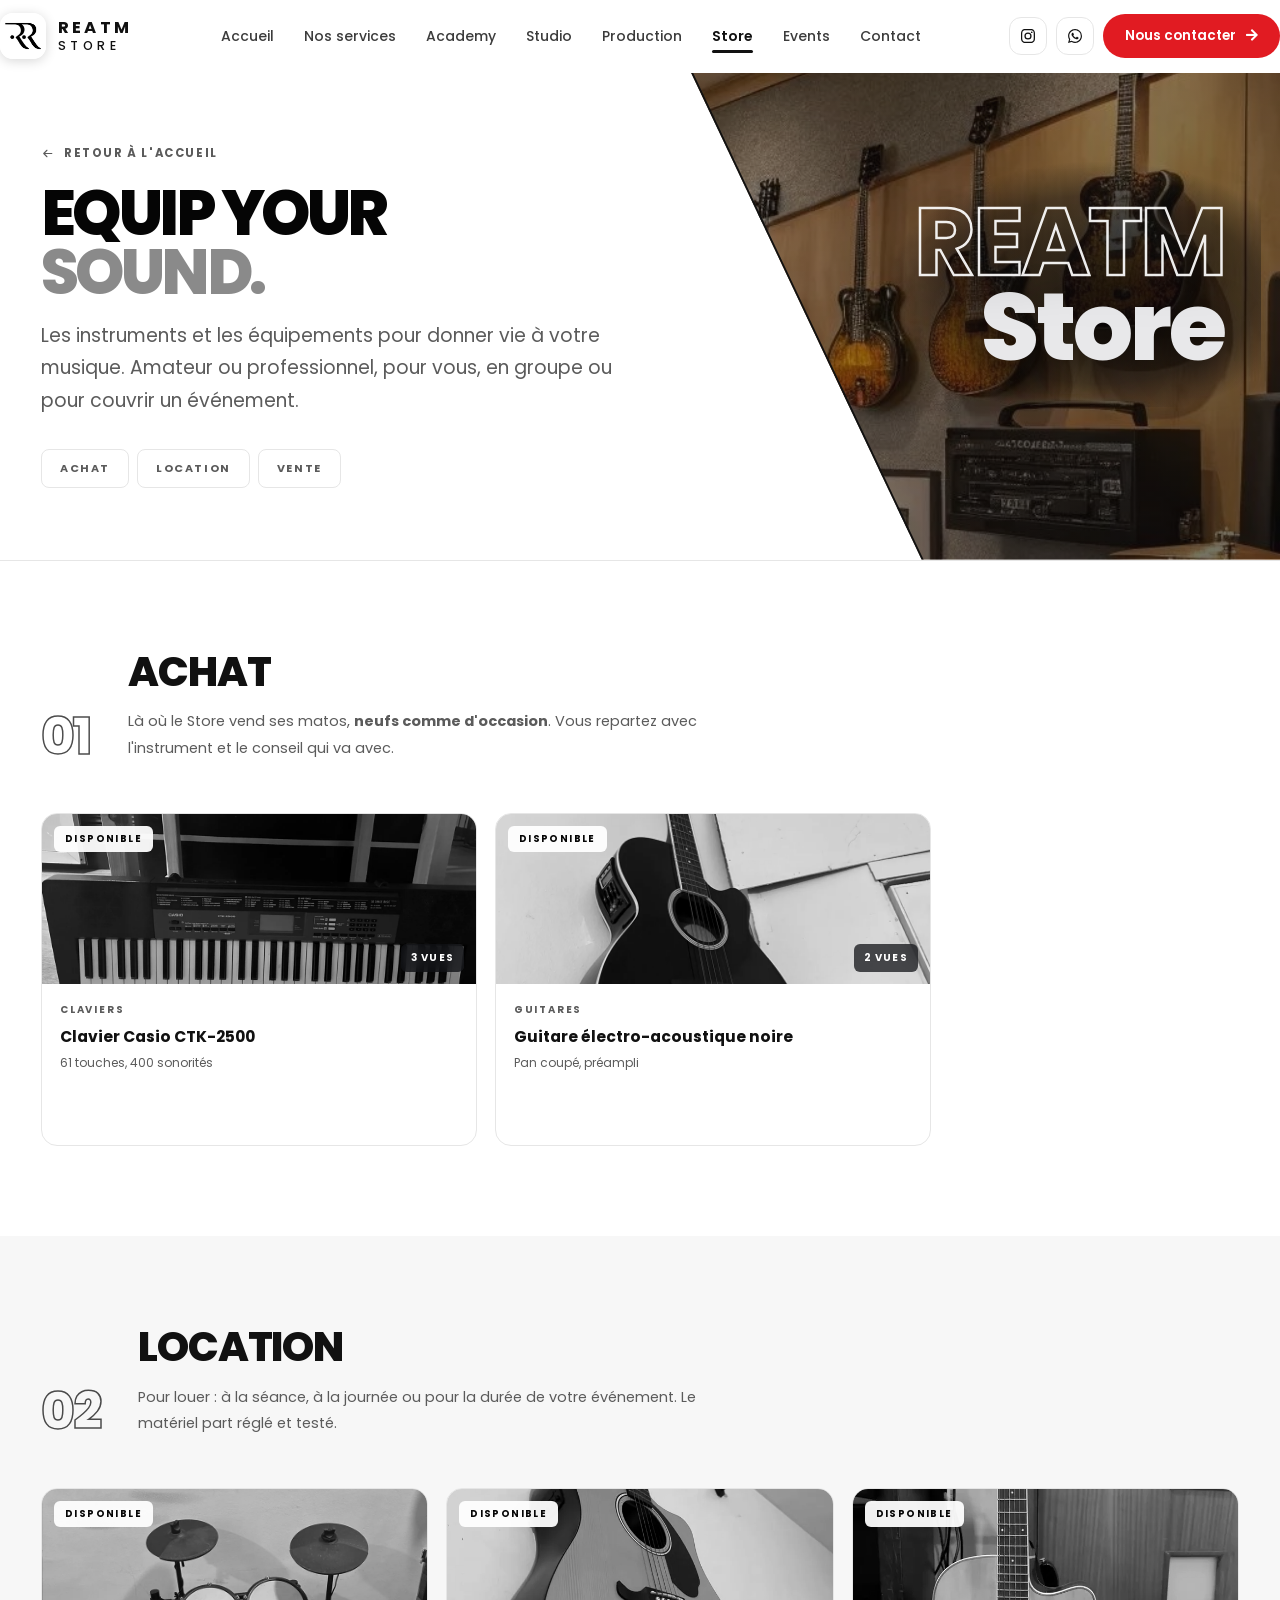
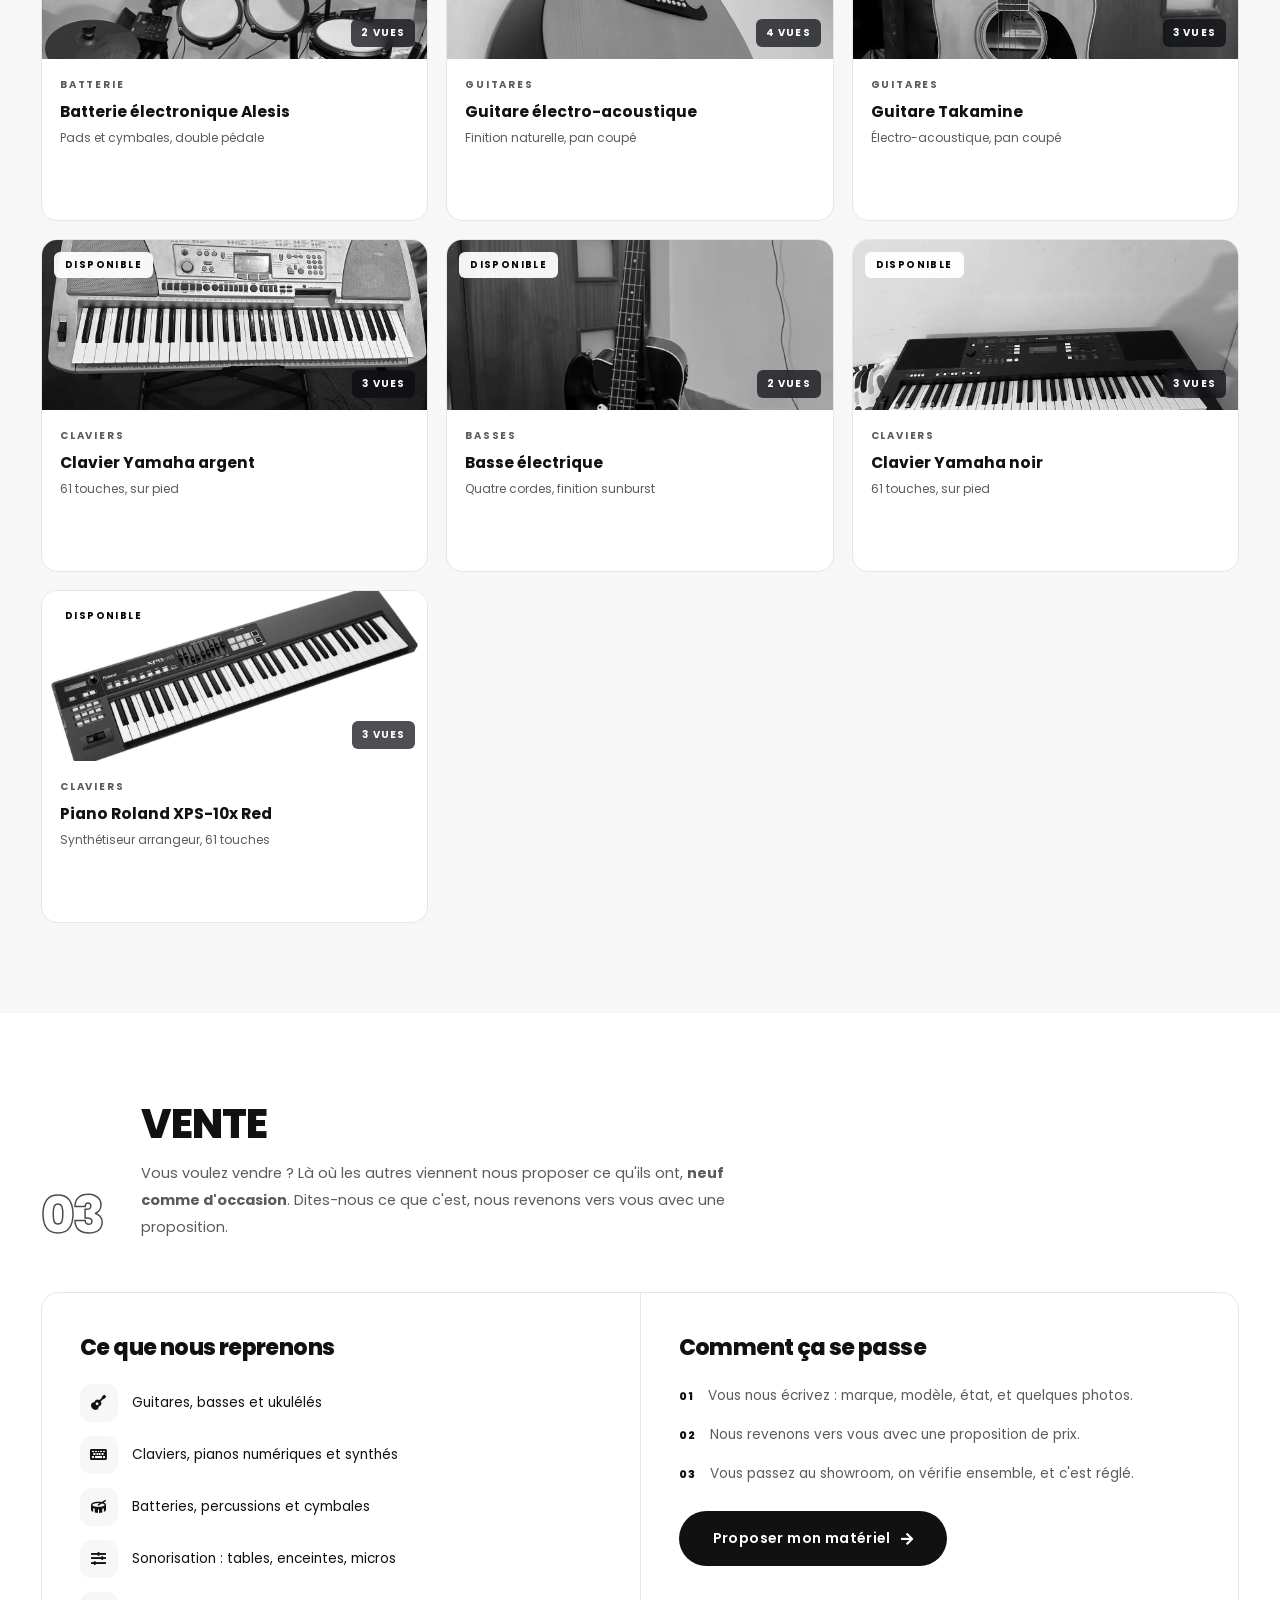
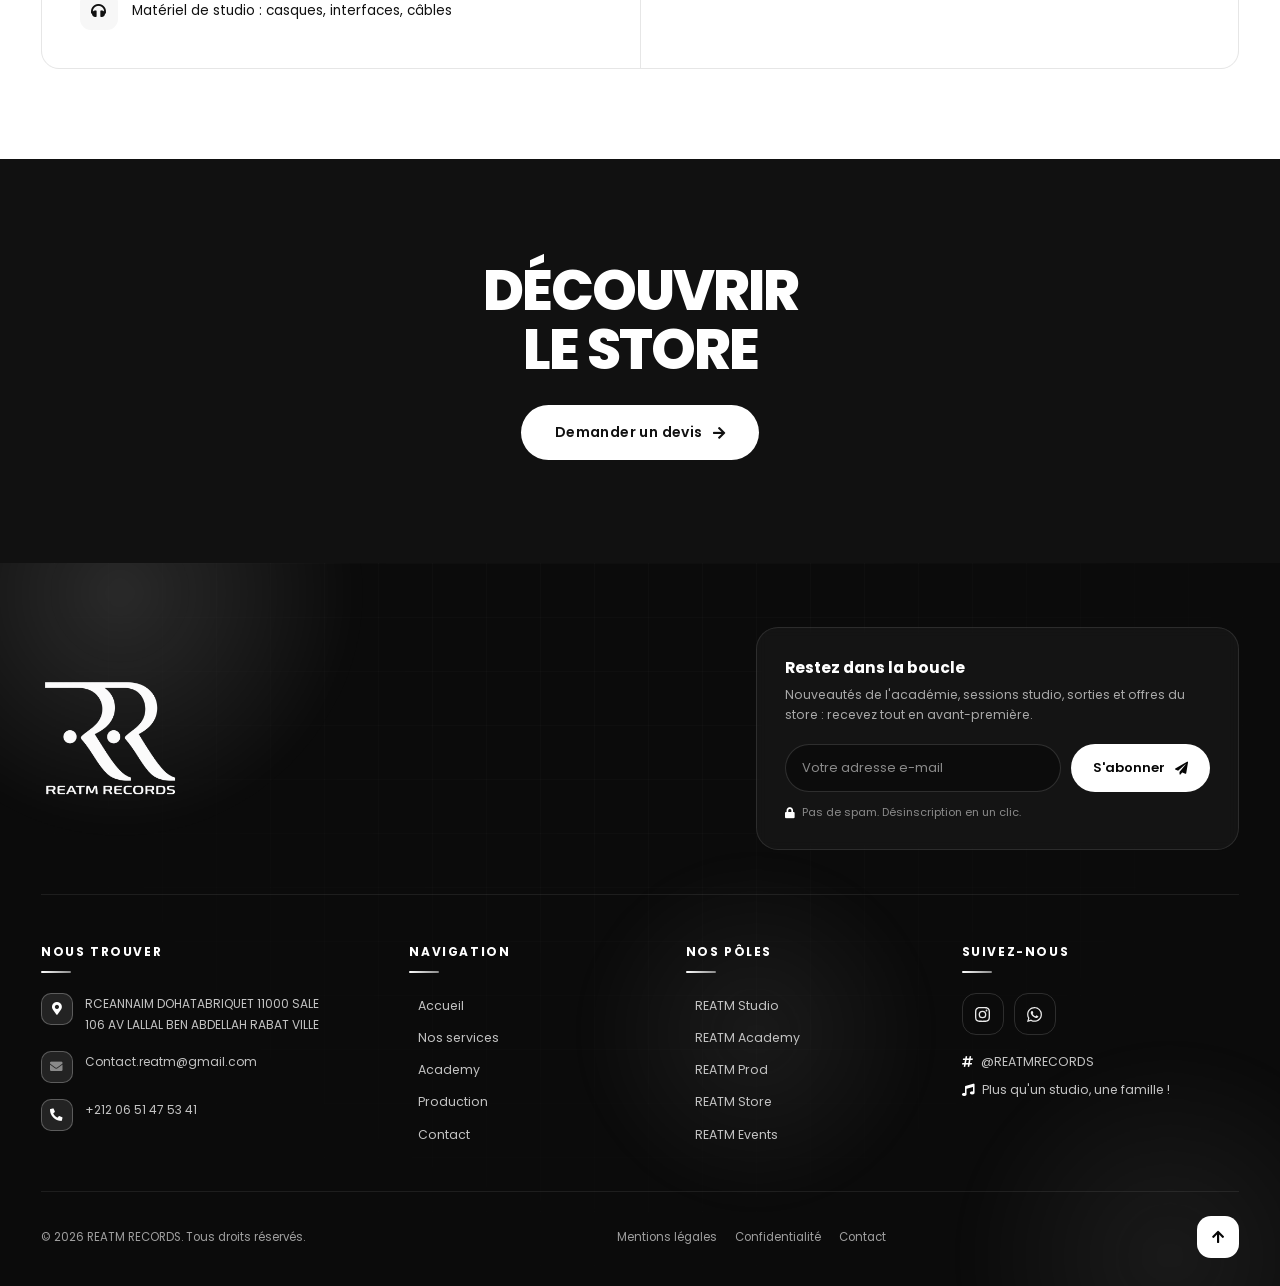
<file: store/index.html>
<!DOCTYPE html>
<html data-theme="light" data-theme-lock="light" lang="fr">
<head>
<meta charset="utf-8"/>
<meta content="width=device-width, initial-scale=1.0, viewport-fit=cover" name="viewport"/>
<meta name="theme-color" content="#ffffff" id="metaTheme"/>
<meta name="description" content="REATM Store : location, achat et vente d'instruments de musique et de matériel de sonorisation."/>
<title>REATM Store — REATM RECORDS</title>
<link rel="icon" href="../assets/logo.png"/>
<link href="https://cdnjs.cloudflare.com/ajax/libs/font-awesome/5.15.3/css/all.min.css" rel="stylesheet"/>
<link href="https://fonts.googleapis.com" rel="preconnect"/>
<link crossorigin="" href="https://fonts.gstatic.com" rel="preconnect"/>
<link href="https://fonts.googleapis.com/css2?family=Poppins:wght@300;400;500;600;700;800&amp;family=Caveat:wght@500;700&amp;display=swap" rel="stylesheet"/>
<script>document.documentElement.classList.add('js');try{var r=document.documentElement;if(!r.hasAttribute('data-theme-lock')){var t=localStorage.getItem('reatm-theme');if(t){r.setAttribute('data-theme',t);}}}catch(e){}</script>
<link rel="stylesheet" href="../css/reatm.css?v=85"/>
<style>
/* ===== STORE — showroom : blanc, noir, gris. Clean avant tout ===== */
.phero{background:#fff;color:#050505;border-bottom:1px solid #e6e6e6}
html[data-theme="dark"] .phero{background:#0a0a0a;color:#fff;border-bottom-color:#242424}
/* ----- le cadre se partage en deux -----
   La mécanique de la coupe vit dans la feuille partagée (« CADRE EN BIAIS ») ;
   la page n'en règle que les couleurs et l'image. */
.phero{
  --ph-h1:clamp(32px,4.9vw,72px);
  /* la coupe recule : les cinq repères tiennent alors sur une seule ligne */
  --coupe-haut:54vw;--coupe-bas:72vw;
  --ph-col:660px;
  --ph-trait:#111111;
  --ph-encre:#E8E8EA;
  --ph-lien:#E8E8EA;
  --ph-voile:linear-gradient(115deg,rgba(8,8,10,.62) 0%,rgba(8,8,10,.32) 46%,rgba(8,8,10,.58) 100%);
}
/* l'image est en portrait : on la cale sur le mur d'instruments */
.phero-bg{background-image:url('../assets/store-showroom.webp');background-position:center 42%}
@media(max-width:980px){.ph-side{background-image:url('../assets/store-showroom.webp');background-position:center 42%}}
/* sur fond sombre un filet noir disparaîtrait */
html[data-theme="dark"] .phero{--ph-trait:#FFFFFF}
.phero h1{letter-spacing:-3.5px;font-weight:800}
/* serré en grand, desserré en petit : sinon le crénage mange l'espace entre les mots */
@media(max-width:700px){.phero h1{letter-spacing:-1.6px}}
.phero h1 em{color:#8A8A8A}
.phero .sub{color:#5b5b5b}
html[data-theme="dark"] .phero .sub{color:#b4b4b4}
/* les trois rubriques, depuis le cadre */
.st-filters{display:flex;flex-wrap:wrap;gap:8px;margin-top:32px}
.st-filters a{
  font-size:11px;font-weight:700;letter-spacing:1.6px;text-transform:uppercase;
  padding:10px 18px;border-radius:8px;border:1px solid var(--border);color:var(--muted);
  transition:border-color .35s ease,color .35s ease,background-color .35s ease;
}
.st-filters a:hover{background:#111;border-color:#111;color:#fff}
html[data-theme="dark"] .st-filters a:hover{background:#fff;border-color:#fff;color:#050505}
.st-filters a:focus-visible{outline:2px solid var(--text);outline-offset:3px}
/* l'en-tête est fixe : sans cela, le titre visé passerait dessous */
#vente,#location,#achat{scroll-margin-top:86px}

/* ----- le rachat : ce que l'on reprend, et la marche à suivre ----- */
.st-rachat{display:grid;grid-template-columns:1fr 1fr;gap:1px;background:var(--border);
  border:1px solid var(--border);border-radius:18px;overflow:hidden}
.st-rachat article{background:var(--bg);padding:clamp(24px,3vw,38px)}
.st-rachat h3{font-size:clamp(17px,2vw,22px);font-weight:800;letter-spacing:-.6px;margin-bottom:20px}
.rc-liste ul{list-style:none;display:grid;gap:14px}
.rc-liste li{display:flex;align-items:center;gap:14px;font-size:13.6px;line-height:1.6}
.rc-liste li i{
  flex:0 0 38px;width:38px;height:38px;display:grid;place-items:center;border-radius:11px;
  background:var(--bg-alt);color:var(--text);font-size:15px;
}
.rc-pas ol{list-style:none;display:grid;gap:16px;margin-bottom:26px}
.rc-pas li{display:flex;gap:14px;font-size:13.6px;line-height:1.7;color:var(--muted)}
.rc-pas li b{
  flex:0 0 auto;font-size:11px;font-weight:800;letter-spacing:1.4px;color:var(--text);
  padding-top:3px;
}
.rc-pas .btn-acc{background:#111;color:#fff}
html[data-theme="dark"] .rc-pas .btn-acc{background:#fff;color:#050505}
.rc-pas .btn-acc:hover{box-shadow:0 16px 34px rgba(0,0,0,.18)}

/* fiches produit */
.prod{display:grid;grid-template-columns:repeat(4,1fr);gap:clamp(12px,1.4vw,20px)}
/* la grille suit le nombre de fiches : trois en vente, cinq en location */
/* deux fiches seulement : sans plafond elles s'étireraient sur toute la
   largeur, deux fois plus larges que celles de la location */
#achat .prod{grid-template-columns:repeat(2,minmax(240px,436px));justify-content:start}
#location .prod{grid-template-columns:repeat(3,1fr)}
.prod article{
  border:1px solid var(--border);border-radius:16px;overflow:hidden;background:var(--card);
  display:flex;flex-direction:column;
  transition:transform .5s cubic-bezier(.16,1,.3,1),border-color .4s ease,box-shadow .5s ease;
}
.prod article:hover{transform:translateY(-8px);border-color:var(--text);box-shadow:0 22px 46px rgba(0,0,0,.1)}
html[data-theme="dark"] .prod article:hover{box-shadow:0 22px 46px rgba(0,0,0,.6)}
.prod .shot{position:relative;height:170px;overflow:hidden;background:var(--bg-alt);
  display:block;width:100%;padding:0;border:0;font:inherit;color:inherit;text-align:left}
.prod .shot .im{position:absolute;inset:0;background-size:cover;background-position:center;filter:grayscale(1) contrast(1.02);
  transition:transform .9s cubic-bezier(.16,1,.3,1),filter .5s ease}
.prod article:hover .shot .im{transform:scale(1.09) rotate(-1.2deg);filter:grayscale(0)}
.prod .avail{
  position:absolute;left:12px;top:12px;z-index:2;font-size:9.5px;font-weight:700;letter-spacing:1.4px;text-transform:uppercase;
  padding:6px 11px;border-radius:6px;background:rgba(255,255,255,.94);color:#050505;
}
.prod .avail.soon{background:#111;color:#fff}
/* photo détourée sur fond blanc : on la montre entière au lieu de la rogner */
.prod .im--entier{background-size:contain;background-repeat:no-repeat;background-color:#fff}
.prod .body{padding:18px 18px 20px;display:flex;flex-direction:column;flex:1}
.prod .cat{font-size:10px;font-weight:700;letter-spacing:1.8px;text-transform:uppercase;color:var(--muted);margin-bottom:9px}
.prod h3{font-size:15.5px;font-weight:700;line-height:1.35;margin-bottom:6px}
.prod .ref{font-size:12px;color:var(--muted);margin-bottom:14px}
/* les actions n'apparaissent qu'au survol : le catalogue reste calme */
.prod .acts{display:flex;gap:8px;margin-top:auto;opacity:0;transform:translateY(8px);
  transition:opacity .4s ease,transform .5s cubic-bezier(.16,1,.3,1)}
.prod article:hover .acts{opacity:1;transform:none}
.prod .acts a{
  flex:1;text-align:center;font-size:11px;font-weight:700;letter-spacing:1.2px;text-transform:uppercase;
  padding:10px 8px;border-radius:8px;border:1px solid var(--border);
  transition:background-color .3s ease,color .3s ease,border-color .3s ease;
}
.prod .acts a:first-child{background:#111;border-color:#111;color:#fff}
html[data-theme="dark"] .prod .acts a:first-child{background:#fff;border-color:#fff;color:#050505}
.prod .acts a:last-child:hover{border-color:var(--text)}
@media(hover:none){.prod .acts{opacity:1;transform:none}}

.st-cta{background:#111;color:#fff}
html[data-theme="dark"] .st-cta{background:#fff;color:#050505}
.st-cta .btn-acc{background:#fff;color:#111}
html[data-theme="dark"] .st-cta .btn-acc{background:#111;color:#fff}
@media(max-width:1080px){.prod,#achat .prod,#location .prod{grid-template-columns:repeat(2,1fr)}}
@media(max-width:860px){.st-rachat{grid-template-columns:1fr}}
@media(max-width:700px){.prod,#achat .prod,#location .prod{grid-template-columns:1fr}}
</style>
</head>
<body data-entity="store" style="--veil-in:#111111">
<div class="veil-in" aria-hidden="true"></div>
<div class="veil" aria-hidden="true"></div>
<svg xmlns="http://www.w3.org/2000/svg" style="position:absolute;width:0;height:0;overflow:hidden" aria-hidden="true" focusable="false">
<symbol id="ic-ig" viewBox="0 0 24 24"><path d="M12 0C8.74 0 8.333.015 7.053.072 5.775.132 4.905.333 4.14.63c-.789.306-1.459.717-2.126 1.384S.935 3.35.63 4.14C.333 4.905.131 5.775.072 7.053.012 8.333 0 8.74 0 12s.015 3.667.072 4.947c.06 1.277.261 2.148.558 2.913.306.788.717 1.459 1.384 2.126.667.666 1.336 1.079 2.126 1.384.766.296 1.636.499 2.913.558C8.333 23.988 8.74 24 12 24s3.667-.015 4.947-.072c1.277-.06 2.148-.262 2.913-.558.788-.306 1.459-.718 2.126-1.384.666-.667 1.079-1.335 1.384-2.126.296-.765.499-1.636.558-2.913.06-1.28.072-1.687.072-4.947s-.015-3.667-.072-4.947c-.06-1.277-.262-2.149-.558-2.913-.306-.789-.718-1.459-1.384-2.126C21.319 1.347 20.651.935 19.86.63c-.765-.297-1.636-.499-2.913-.558C15.667.012 15.26 0 12 0zm0 2.16c3.203 0 3.585.016 4.85.071 1.17.055 1.805.249 2.227.415.562.217.96.477 1.382.896.419.42.679.819.896 1.381.164.422.36 1.057.413 2.227.057 1.266.07 1.646.07 4.85s-.015 3.585-.074 4.85c-.061 1.17-.256 1.805-.421 2.227-.224.562-.479.96-.899 1.382-.419.419-.824.679-1.38.896-.42.164-1.065.36-2.235.413-1.274.057-1.649.07-4.859.07-3.211 0-3.586-.015-4.859-.074-1.171-.061-1.816-.256-2.236-.421-.569-.224-.96-.479-1.379-.899-.421-.419-.69-.824-.9-1.38-.165-.42-.359-1.065-.42-2.235-.045-1.26-.061-1.649-.061-4.844 0-3.196.016-3.586.061-4.861.061-1.17.255-1.814.42-2.234.21-.57.479-.96.9-1.381.419-.419.81-.689 1.379-.898.42-.166 1.051-.361 2.221-.421 1.275-.045 1.65-.06 4.859-.06z"/><path d="M12 5.838a6.162 6.162 0 1 0 0 12.324 6.162 6.162 0 0 0 0-12.324zM12 16a4 4 0 1 1 0-8 4 4 0 0 1 0 8z"/><circle cx="18.406" cy="5.594" r="1.44"/></symbol>
<symbol id="ic-wa" viewBox="0 0 24 24"><path d="M17.472 14.382c-.297-.149-1.758-.867-2.03-.967-.273-.099-.471-.148-.67.15-.197.297-.767.966-.94 1.164-.173.199-.347.223-.644.075-.297-.15-1.255-.463-2.39-1.475-.883-.788-1.48-1.761-1.653-2.059-.173-.297-.018-.458.13-.606.134-.133.298-.347.446-.52.149-.174.198-.298.298-.497.099-.198.05-.371-.025-.52-.075-.149-.669-1.612-.916-2.207-.242-.579-.487-.5-.669-.51a12.8 12.8 0 0 0-.57-.01c-.198 0-.52.074-.792.372-.272.297-1.04 1.016-1.04 2.479 0 1.462 1.065 2.875 1.213 3.074.149.198 2.096 3.2 5.077 4.487.709.306 1.262.489 1.694.625.712.227 1.36.195 1.871.118.571-.085 1.758-.719 2.006-1.413.248-.694.248-1.289.173-1.413-.074-.124-.272-.198-.57-.347z"/><path d="M20.463 3.488A11.815 11.815 0 0 0 12.05 0C5.495 0 .16 5.335.157 11.892c0 2.096.547 4.142 1.588 5.945L.057 24l6.305-1.654a11.882 11.882 0 0 0 5.683 1.448h.005c6.554 0 11.89-5.335 11.893-11.893a11.821 11.821 0 0 0-3.48-8.413zm-8.412 18.297h-.004a9.87 9.87 0 0 1-5.031-1.378l-.361-.214-3.741.982.998-3.648-.235-.374a9.86 9.86 0 0 1-1.51-5.26c.001-5.45 4.436-9.884 9.888-9.884 2.64 0 5.122 1.03 6.988 2.898a9.825 9.825 0 0 1 2.893 6.994c-.003 5.45-4.437 9.884-9.885 9.884z"/></symbol>
<symbol id="ic-moon" viewBox="0 0 24 24"><path d="M21.64 13a1 1 0 0 0-1.05-.14 8.05 8.05 0 0 1-3.37.73 8.15 8.15 0 0 1-8.14-8.1 8.6 8.6 0 0 1 .25-2A1 1 0 0 0 8 2.36a10.14 10.14 0 1 0 14 11.69 1 1 0 0 0-.36-1.05z"/></symbol>
<symbol id="ic-sun" viewBox="0 0 24 24"><path d="M12 17a5 5 0 1 1 0-10 5 5 0 0 1 0 10zm0-2a3 3 0 1 0 0-6 3 3 0 0 0 0 6zM11 1h2v3h-2V1zm0 19h2v3h-2v-3zM3.5 4.9l1.4-1.4 2.1 2.1-1.4 1.4-2.1-2.1zM17 18.4l1.4-1.4 2.1 2.1-1.4 1.4-2.1-2.1zM1 11h3v2H1v-2zm19 0h3v2h-3v-2zM4.9 20.5l-1.4-1.4 2.1-2.1 1.4 1.4-2.1 2.1zM18.4 7l-1.4-1.4 2.1-2.1 1.4 1.4L18.4 7z"/></symbol>
</svg>

<!-- ======================= HEADER ======================= -->
<header id="header">
<div class="wrap nav">
<a class="brand" href="../" aria-label="REATM RECORDS — accueil" style="--lm:46px">
<span class="brand-mark"></span>
<span class="brand-txt"><span class="n1">REATM</span><span class="n2">STORE</span></span>
</a>
<ul class="menu">
<li><a href="../">Accueil</a></li>
<li><a href="../maison/">Nos services</a></li>
<li><a href="../academy/">Academy</a></li>
<li><a href="../studio/">Studio</a></li>
<li><a href="../production/">Production</a></li>
<li><a class="active" aria-current="page" href="../store/">Store</a></li>
<li><a href="../events/">Events</a></li>
<li><a href="../#contact">Contact</a></li>
</ul>
<div class="hdr-actions">
<button class="icon-btn" id="themeToggle" title="Changer de thème" aria-label="Changer de thème"><svg class="ic" id="themeIcon"><use href="#ic-moon"></use></svg></button>
<a class="icon-btn hide-md" href="https://www.instagram.com/r_e_a_t_m/" target="_blank" rel="noopener noreferrer" aria-label="Instagram"><svg class="ic"><use href="#ic-ig"></use></svg></a>
<a class="icon-btn hide-md" href="https://wa.me/212651475341" target="_blank" rel="noopener noreferrer" aria-label="WhatsApp"><svg class="ic"><use href="#ic-wa"></use></svg></a>
<a class="btn btn-red hide-md" href="../#contact">Nous contacter <i class="fas fa-arrow-right"></i></a>
<button class="burger" id="burger" aria-label="Ouvrir le menu" aria-expanded="false" aria-controls="mobileNav">
<span class="burger-box"><span class="burger-line"></span><span class="burger-line"></span><span class="burger-line"></span></span>
</button>
</div>
</div>
</header>


<!-- ======================= MENU MOBILE (plein écran) ======================= -->
<aside class="mobile-nav" id="mobileNav" aria-hidden="true" aria-label="Menu principal">
<div class="mnav-inner">
<span class="mnav-label">Menu</span>
<ul class="mnav-list">
<li style="--i:0"><a href="../"><span>Accueil</span><span class="num">01</span></a></li>
<li style="--i:1"><a href="../maison/"><span>Nos services</span><span class="num">02</span></a></li>
<li style="--i:2"><a href="../academy/"><span>Academy</span><span class="num">03</span></a></li>
<li style="--i:3"><a href="../studio/"><span>Studio</span><span class="num">04</span></a></li>
<li style="--i:4"><a href="../production/"><span>Production</span><span class="num">05</span></a></li>
<li style="--i:5"><a class="active" aria-current="page" href="../store/"><span>Store</span><span class="num">06</span></a></li>
<li style="--i:6"><a href="../events/"><span>Events</span><span class="num">07</span></a></li>
<li style="--i:7"><a href="../#contact"><span>Contact</span><span class="num">08</span></a></li>
</ul>
<div class="mnav-foot">
<div class="mnav-soc">
<a href="https://www.instagram.com/r_e_a_t_m/" target="_blank" rel="noopener noreferrer" aria-label="Instagram"><svg class="ic"><use href="#ic-ig"></use></svg></a>
<a href="https://wa.me/212651475341" target="_blank" rel="noopener noreferrer" aria-label="WhatsApp"><svg class="ic"><use href="#ic-wa"></use></svg></a>
</div>
<a class="btn btn-red" href="../#contact">Nous contacter <i class="fas fa-arrow-right"></i></a>
<div class="mnav-contact">
<div><i class="fas fa-phone-alt"></i><a href="tel:+212651475341">+212 06 51 47 53 41</a></div>
<div><i class="fas fa-envelope"></i><a href="mailto:Contact.reatm@gmail.com">Contact.reatm@gmail.com</a></div>
</div>
</div>
</div>
</aside>


<section class="phero ph-coupe">
<div class="phero-bg"></div><div class="phero-veil"></div>
<div class="ph-cut" aria-hidden="true"></div>
<div class="wrap ph-fil">
<a class="crumbs" href="../"><svg viewBox="0 0 24 24" aria-hidden="true"><path d="M20 12H5M11 18l-6-6 6-6" stroke-linecap="round" stroke-linejoin="round"/></svg>Retour à l'accueil</a>
</div>
<div class="wrap phero-inner">
<h1 class="reveal">Equip your<br/><em>sound.</em></h1>
<p class="sub reveal" style="--d:100ms">Les instruments et les équipements pour donner vie à votre musique. Amateur ou professionnel, pour vous, en groupe ou pour couvrir un événement.</p>
<nav class="st-filters reveal" style="--d:180ms" aria-label="Les rubriques du Store"><a href="#achat">Achat</a><a href="#location">Location</a><a href="#vente">Vente</a></nav>
</div>
<div class="ph-side">
<div class="ph-nom reveal-raw"><b>REATM</b><em>Store</em></div>
</div>
</section>

<section class="sec" id="achat">
<div class="wrap">
<div class="sec-head reveal"><span class="sec-num">01</span><div><h2 class="sec-title">Achat</h2><p class="sec-lead">Là où le Store vend ses matos, <b>neufs comme d'occasion</b>. Vous repartez avec l'instrument et le conseil qui va avec.</p></div></div>
<div class="prod"><article class="reveal" style="--d:0ms"><button class="shot" type="button" data-nom="Clavier Casio CTK-2500" data-vues="../assets/vue-casio-ctk2500-1.webp|../assets/vue-casio-ctk2500-2.webp|../assets/vue-casio-ctk2500-3.webp" aria-label="Voir les 3 vues de Clavier Casio CTK-2500"><div class="im" style="background-image:url('../assets/vue-casio-ctk2500-1.webp')"></div><span class="avail">Disponible</span><span class="vues-n">3 vues</span></button><div class="body"><span class="cat">Claviers</span><h3>Clavier Casio CTK-2500</h3><div class="ref">61 touches, 400 sonorités</div><div class="acts"><a href="https://wa.me/212651475341?text=Bonjour%20REATM%20Store%2C%20je%20suis%20int%C3%A9ress%C3%A9%28e%29%20par%20%3A%20Clavier%20Casio%20CTK-2500%20%28en%20vente%29.%20Est-il%20encore%20disponible%20%3F" target="_blank" rel="noopener">Acheter</a><a href="https://wa.me/212651475341?text=Bonjour%20REATM%20Store%2C%20pouvez-vous%20me%20donner%20le%20prix%20de%20%3A%20Clavier%20Casio%20CTK-2500%20%3F" target="_blank" rel="noopener">Demander le prix</a></div></div></article><article class="reveal" style="--d:70ms"><button class="shot" type="button" data-nom="Guitare électro-acoustique noire" data-vues="../assets/vue-guitare-noire-1.webp|../assets/vue-guitare-noire-2.webp" aria-label="Voir les 2 vues de Guitare électro-acoustique noire"><div class="im" style="background-image:url('../assets/vue-guitare-noire-1.webp')"></div><span class="avail">Disponible</span><span class="vues-n">2 vues</span></button><div class="body"><span class="cat">Guitares</span><h3>Guitare électro-acoustique noire</h3><div class="ref">Pan coupé, préampli</div><div class="acts"><a href="https://wa.me/212651475341?text=Bonjour%20REATM%20Store%2C%20je%20suis%20int%C3%A9ress%C3%A9%28e%29%20par%20%3A%20Guitare%20%C3%A9lectro-acoustique%20noire%20%28en%20vente%29.%20Est-elle%20encore%20disponible%20%3F" target="_blank" rel="noopener">Acheter</a><a href="https://wa.me/212651475341?text=Bonjour%20REATM%20Store%2C%20pouvez-vous%20me%20donner%20le%20prix%20de%20%3A%20Guitare%20%C3%A9lectro-acoustique%20noire%20%3F" target="_blank" rel="noopener">Demander le prix</a></div></div></article></div>
</div>
</section>

<section class="sec" id="location" style="background:var(--bg-alt)">
<div class="wrap">
<div class="sec-head reveal"><span class="sec-num">02</span><div><h2 class="sec-title">Location</h2><p class="sec-lead">Pour louer : à la séance, à la journée ou pour la durée de votre événement. Le matériel part réglé et testé.</p></div></div>
<div class="prod"><article class="reveal" style="--d:0ms"><button class="shot" type="button" data-nom="Batterie électronique Alesis" data-vues="../assets/vue-batterie-alesis-1.webp|../assets/vue-batterie-alesis-2.webp" aria-label="Voir les 2 vues de Batterie électronique Alesis"><div class="im" style="background-image:url('../assets/vue-batterie-alesis-1.webp')"></div><span class="avail">Disponible</span><span class="vues-n">2 vues</span></button><div class="body"><span class="cat">Batterie</span><h3>Batterie électronique Alesis</h3><div class="ref">Pads et cymbales, double pédale</div><div class="acts"><a href="https://wa.me/212651475341?text=Bonjour%20REATM%20Store%2C%20je%20souhaite%20louer%20%3A%20Batterie%20%C3%A9lectronique%20Alesis.%20Quelles%20sont%20vos%20disponibilit%C3%A9s%20%3F" target="_blank" rel="noopener">Louer</a><a href="https://wa.me/212651475341?text=Bonjour%20REATM%20Store%2C%20je%20souhaite%20un%20devis%20pour%20la%20location%20de%20%3A%20Batterie%20%C3%A9lectronique%20Alesis." target="_blank" rel="noopener">Demander un devis</a></div></div></article><article class="reveal" style="--d:70ms"><button class="shot" type="button" data-nom="Guitare électro-acoustique" data-vues="../assets/vue-guitare-naturelle-1.webp|../assets/vue-guitare-naturelle-2.webp|../assets/vue-guitare-naturelle-3.webp|../assets/vue-guitare-naturelle-4.webp" aria-label="Voir les 4 vues de Guitare électro-acoustique"><div class="im" style="background-image:url('../assets/vue-guitare-naturelle-1.webp')"></div><span class="avail">Disponible</span><span class="vues-n">4 vues</span></button><div class="body"><span class="cat">Guitares</span><h3>Guitare électro-acoustique</h3><div class="ref">Finition naturelle, pan coupé</div><div class="acts"><a href="https://wa.me/212651475341?text=Bonjour%20REATM%20Store%2C%20je%20souhaite%20louer%20%3A%20Guitare%20%C3%A9lectro-acoustique.%20Quelles%20sont%20vos%20disponibilit%C3%A9s%20%3F" target="_blank" rel="noopener">Louer</a><a href="https://wa.me/212651475341?text=Bonjour%20REATM%20Store%2C%20je%20souhaite%20un%20devis%20pour%20la%20location%20de%20%3A%20Guitare%20%C3%A9lectro-acoustique." target="_blank" rel="noopener">Demander un devis</a></div></div></article><article class="reveal" style="--d:140ms"><button class="shot" type="button" data-nom="Guitare Takamine" data-vues="../assets/vue-guitare-takamine-1.webp|../assets/vue-guitare-takamine-2.webp|../assets/vue-guitare-takamine-3.webp" aria-label="Voir les 3 vues de Guitare Takamine"><div class="im" style="background-image:url('../assets/vue-guitare-takamine-1.webp')"></div><span class="avail">Disponible</span><span class="vues-n">3 vues</span></button><div class="body"><span class="cat">Guitares</span><h3>Guitare Takamine</h3><div class="ref">Électro-acoustique, pan coupé</div><div class="acts"><a href="https://wa.me/212651475341?text=Bonjour%20REATM%20Store%2C%20je%20souhaite%20louer%20%3A%20Guitare%20Takamine.%20Quelles%20sont%20vos%20disponibilit%C3%A9s%20%3F" target="_blank" rel="noopener">Louer</a><a href="https://wa.me/212651475341?text=Bonjour%20REATM%20Store%2C%20je%20souhaite%20un%20devis%20pour%20la%20location%20de%20%3A%20Guitare%20Takamine." target="_blank" rel="noopener">Demander un devis</a></div></div></article><article class="reveal" style="--d:0ms"><button class="shot" type="button" data-nom="Clavier Yamaha argent" data-vues="../assets/vue-clavier-yamaha-1.webp|../assets/vue-clavier-yamaha-2.webp|../assets/vue-clavier-yamaha-3.webp" aria-label="Voir les 3 vues de Clavier Yamaha argent"><div class="im" style="background-image:url('../assets/vue-clavier-yamaha-1.webp')"></div><span class="avail">Disponible</span><span class="vues-n">3 vues</span></button><div class="body"><span class="cat">Claviers</span><h3>Clavier Yamaha argent</h3><div class="ref">61 touches, sur pied</div><div class="acts"><a href="https://wa.me/212651475341?text=Bonjour%20REATM%20Store%2C%20je%20souhaite%20louer%20%3A%20Clavier%20Yamaha%20argent.%20Quelles%20sont%20vos%20disponibilit%C3%A9s%20%3F" target="_blank" rel="noopener">Louer</a><a href="https://wa.me/212651475341?text=Bonjour%20REATM%20Store%2C%20je%20souhaite%20un%20devis%20pour%20la%20location%20de%20%3A%20Clavier%20Yamaha%20argent." target="_blank" rel="noopener">Demander un devis</a></div></div></article><article class="reveal" style="--d:70ms"><button class="shot" type="button" data-nom="Basse électrique" data-vues="../assets/vue-basse-1.webp|../assets/vue-basse-2.webp" aria-label="Voir les 2 vues de Basse électrique"><div class="im" style="background-image:url('../assets/vue-basse-1.webp')"></div><span class="avail">Disponible</span><span class="vues-n">2 vues</span></button><div class="body"><span class="cat">Basses</span><h3>Basse électrique</h3><div class="ref">Quatre cordes, finition sunburst</div><div class="acts"><a href="https://wa.me/212651475341?text=Bonjour%20REATM%20Store%2C%20je%20souhaite%20louer%20%3A%20Basse%20%C3%A9lectrique.%20Quelles%20sont%20vos%20disponibilit%C3%A9s%20%3F" target="_blank" rel="noopener">Louer</a><a href="https://wa.me/212651475341?text=Bonjour%20REATM%20Store%2C%20je%20souhaite%20un%20devis%20pour%20la%20location%20de%20%3A%20Basse%20%C3%A9lectrique." target="_blank" rel="noopener">Demander un devis</a></div></div></article><article class="reveal" style="--d:140ms"><button class="shot" type="button" data-nom="Clavier Yamaha noir" data-vues="../assets/vue-yamaha-noir-1.webp|../assets/vue-yamaha-noir-2.webp|../assets/vue-yamaha-noir-3.webp" aria-label="Voir les 3 vues de Clavier Yamaha noir"><div class="im" style="background-image:url('../assets/vue-yamaha-noir-1.webp')"></div><span class="avail">Disponible</span><span class="vues-n">3 vues</span></button><div class="body"><span class="cat">Claviers</span><h3>Clavier Yamaha noir</h3><div class="ref">61 touches, sur pied</div><div class="acts"><a href="https://wa.me/212651475341?text=Bonjour%20REATM%20Store%2C%20je%20souhaite%20louer%20%3A%20Clavier%20Yamaha%20noir.%20Quelles%20sont%20vos%20disponibilit%C3%A9s%20%3F" target="_blank" rel="noopener">Louer</a><a href="https://wa.me/212651475341?text=Bonjour%20REATM%20Store%2C%20je%20souhaite%20un%20devis%20pour%20la%20location%20de%20%3A%20Clavier%20Yamaha%20noir." target="_blank" rel="noopener">Demander un devis</a></div></div></article><article class="reveal" style="--d:0ms"><button class="shot" type="button" data-nom="Piano Roland XPS-10x Red" data-vues="../assets/vue-roland-xps10-1.webp|../assets/vue-roland-xps10-2.webp|../assets/vue-roland-xps10-3.webp" aria-label="Voir les 3 vues de Piano Roland XPS-10x Red"><div class="im im--entier" style="background-image:url('../assets/vue-roland-xps10-1.webp')"></div><span class="avail">Disponible</span><span class="vues-n">3 vues</span></button><div class="body"><span class="cat">Claviers</span><h3>Piano Roland XPS-10x Red</h3><div class="ref">Synthétiseur arrangeur, 61 touches</div><div class="acts"><a href="https://wa.me/212651475341?text=Bonjour%20REATM%20Store%2C%20je%20souhaite%20louer%20%3A%20Piano%20Roland%20XPS-10x%20Red.%20Quelles%20sont%20vos%20disponibilit%C3%A9s%20%3F" target="_blank" rel="noopener">Louer</a><a href="https://wa.me/212651475341?text=Bonjour%20REATM%20Store%2C%20je%20souhaite%20un%20devis%20pour%20la%20location%20de%20%3A%20Piano%20Roland%20XPS-10x%20Red." target="_blank" rel="noopener">Demander un devis</a></div></div></article></div>
</div>
</section>

<section class="sec" id="vente">
<div class="wrap">
<div class="sec-head reveal"><span class="sec-num">03</span><div><h2 class="sec-title">Vente</h2><p class="sec-lead">Vous voulez vendre ? Là où les autres viennent nous proposer ce qu'ils ont, <b>neuf comme d'occasion</b>. Dites-nous ce que c'est, nous revenons vers vous avec une proposition.</p></div></div>
<div class="st-rachat">
<article class="rc-liste reveal">
<h3>Ce que nous reprenons</h3>
<ul>
<li><i class="fas fa-guitar" aria-hidden="true"></i>Guitares, basses et ukulélés</li>
<li><i class="fas fa-keyboard" aria-hidden="true"></i>Claviers, pianos numériques et synthés</li>
<li><i class="fas fa-drum" aria-hidden="true"></i>Batteries, percussions et cymbales</li>
<li><i class="fas fa-sliders-h" aria-hidden="true"></i>Sonorisation : tables, enceintes, micros</li><li><i class="fas fa-headphones" aria-hidden="true"></i>Matériel de studio : casques, interfaces, câbles</li>
</ul>
</article>
<article class="rc-pas reveal" style="--d:90ms">
<h3>Comment ça se passe</h3>
<ol>
<li><b>01</b><span>Vous nous écrivez : marque, modèle, état, et quelques photos.</span></li>
<li><b>02</b><span>Nous revenons vers vous avec une proposition de prix.</span></li>
<li><b>03</b><span>Vous passez au showroom, on vérifie ensemble, et c'est réglé.</span></li>
</ol>
<a class="btn btn-acc" href="https://wa.me/212651475341?text=Bonjour%20REATM%20Store%2C%20je%20souhaite%20vous%20proposer%20du%20mat%C3%A9riel%20au%20rachat." target="_blank" rel="noopener">Proposer mon matériel <i class="fas fa-arrow-right"></i></a>
</article>
</div>
</div>
</section>

<section class="pcta st-cta">
<div class="wrap">
<h2 class="reveal">Découvrir<br/>le Store</h2>
<a class="btn btn-acc reveal" style="--d:100ms" href="../#contact">Demander un devis <i class="fas fa-arrow-right"></i></a>
</div>
</section>
<!-- ======================= FOOTER ======================= -->
<footer id="contact" class="f-tinted">
<div class="f-aura" aria-hidden="true"><span class="a1"></span><span class="a2"></span><span class="a3"></span></div>
<div class="f-grid-lines" aria-hidden="true"></div>

<div class="wrap">
<div class="f-top">
<div class="f-brandblock">
<a class="brand-full on-dark reveal" href="../" style="--lm:120px" aria-label="REATM RECORDS — accueil"></a>
</div>
<div class="f-news reveal" style="--d:120ms">
<h4>Restez dans la boucle</h4>
<p>Nouveautés de l'académie, sessions studio, sorties et offres du store : recevez tout en avant-première.</p>
<form class="f-form" id="newsForm" novalidate>
<input type="email" id="newsEmail" placeholder="Votre adresse e-mail" aria-label="Votre adresse e-mail" required/>
<button class="btn btn-red" type="submit">S'abonner <i class="fas fa-paper-plane"></i></button>
</form>
<div class="f-note" id="newsNote"><i class="fas fa-lock"></i> Pas de spam. Désinscription en un clic.</div>
</div>
</div>

<div class="f-cols">
<div>
<h4>Nous trouver</h4>
<div class="f-line"><span class="fi"><i class="fas fa-map-marker-alt"></i></span><span>RCEANNAIM DOHATABRIQUET 11000 SALE<br/>106 AV LALLAL BEN ABDELLAH RABAT VILLE</span></div>
<div class="f-line y"><span class="fi"><i class="fas fa-envelope"></i></span><span><a href="mailto:Contact.reatm@gmail.com">Contact.reatm@gmail.com</a></span></div>
<div class="f-line"><span class="fi"><i class="fas fa-phone-alt"></i></span><span><a href="tel:+212651475341">+212 06 51 47 53 41</a></span></div>
</div>
<div>
<h4>Navigation</h4>
<ul class="f-nav">
<li><a href="../">Accueil</a></li>
<li><a href="../maison/">Nos services</a></li>
<li><a href="../academy/">Academy</a></li>
<li><a href="../production/">Production</a></li>
<li><a href="../#contact">Contact</a></li>
</ul>
</div>
<div>
<h4>Nos pôles</h4>
<ul class="f-nav">
<li><a href="../studio/">REATM Studio</a></li>
<li><a href="../academy/">REATM Academy</a></li>
<li><a href="../production/">REATM Prod</a></li>
<li><a href="../store/">REATM Store</a></li>
<li><a href="../events/">REATM Events</a></li>
</ul>
</div>
<div>
<h4>Suivez-nous</h4>
<div class="f-soc">
<a href="https://www.instagram.com/r_e_a_t_m/" target="_blank" rel="noopener noreferrer" aria-label="Instagram"><svg class="ic"><use href="#ic-ig"></use></svg></a>
<a href="https://wa.me/212651475341" target="_blank" rel="noopener noreferrer" aria-label="WhatsApp"><svg class="ic"><use href="#ic-wa"></use></svg></a>
</div>
<div class="f-handle"><i class="fas fa-hashtag"></i>@REATMRECORDS</div>
<div class="f-handle" style="margin-top:10px"><i class="fas fa-music"></i>Plus qu'un studio, une famille !</div>
</div>
</div>
</div>

<div class="wrap">
<div class="f-bottom">
<span>© <span id="year">2025</span> REATM RECORDS. Tous droits réservés.</span>
<div class="f-bottom-links">
<a href="#">Mentions légales</a>
<a href="#">Confidentialité</a>
<a href="../#contact">Contact</a>
</div>
<button class="to-top" id="toTopFooter" aria-label="Revenir en haut"><i class="fas fa-arrow-up"></i></button>
</div>
</div>
</footer>

<button class="fab" id="fab" aria-label="Revenir en haut"><i class="fas fa-arrow-up"></i></button>
<script src="../js/reatm.js?v=79"></script>

</body>
</html>
</file>
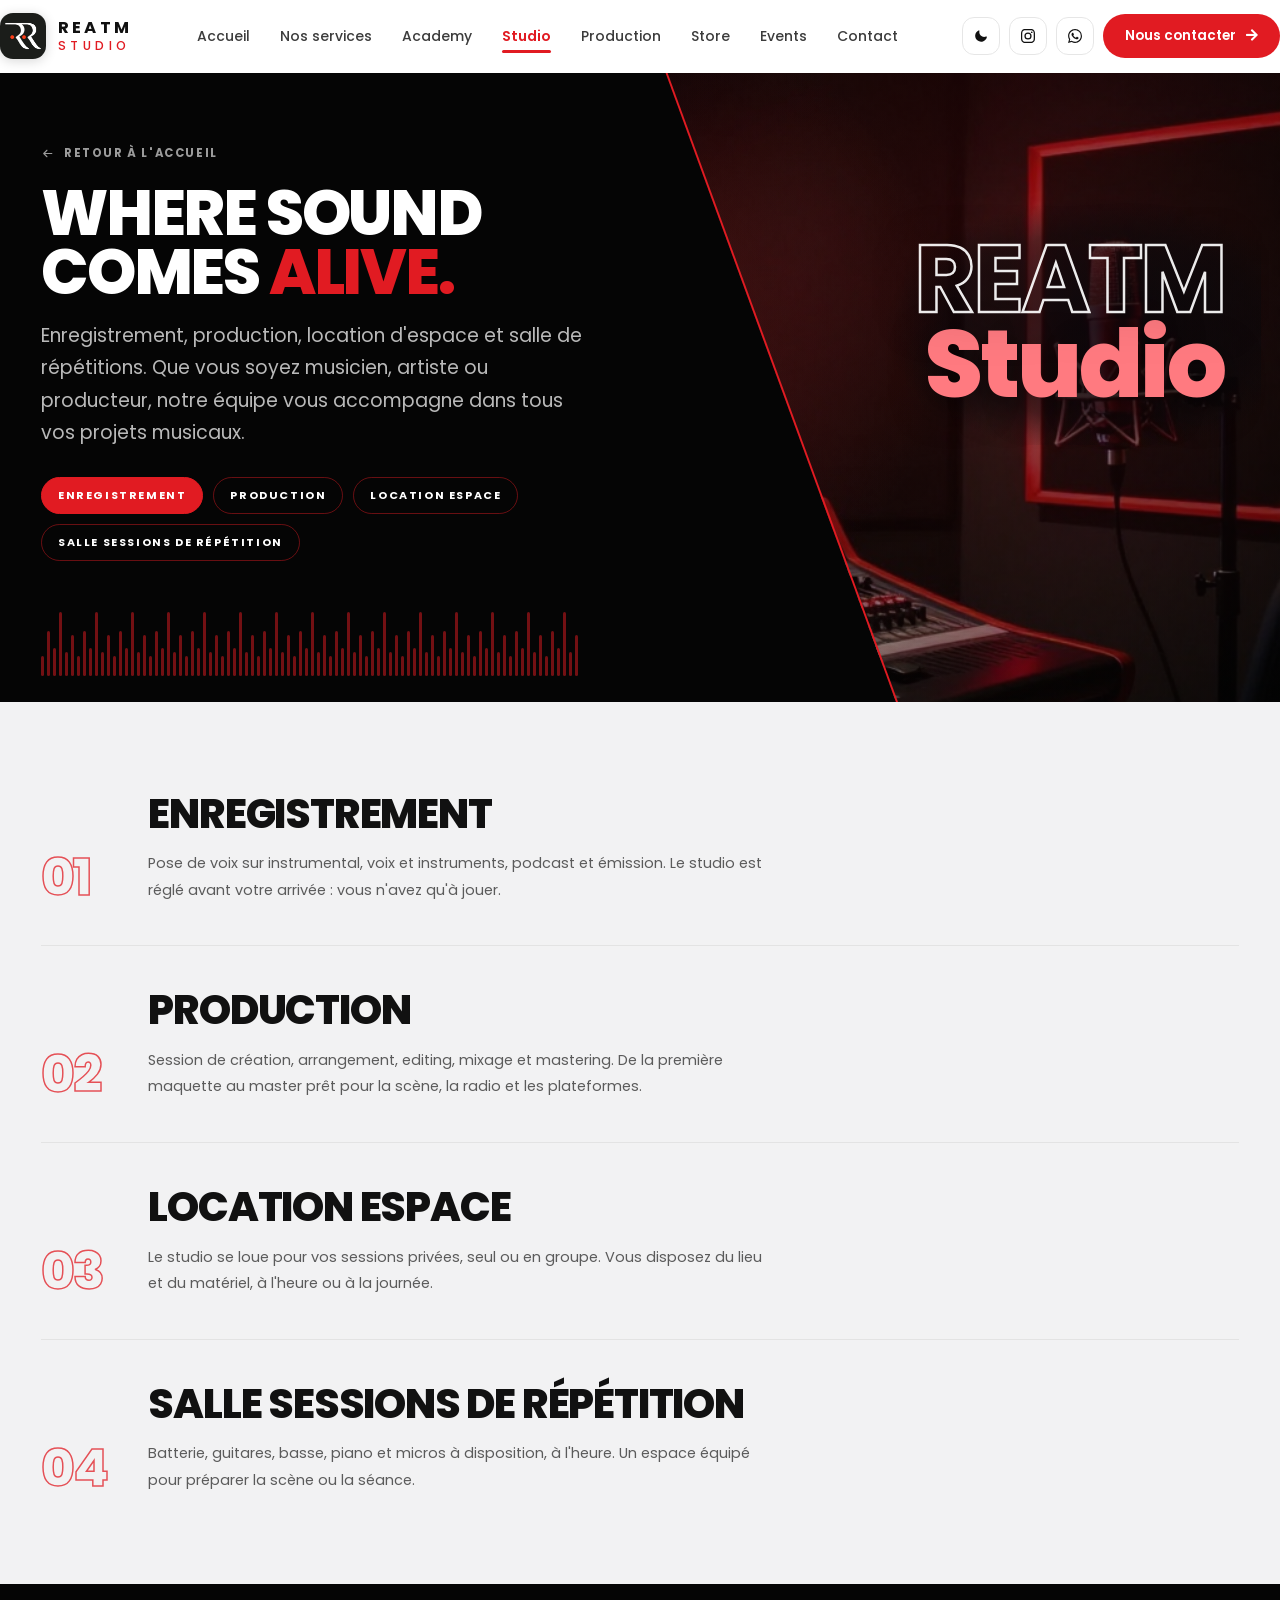
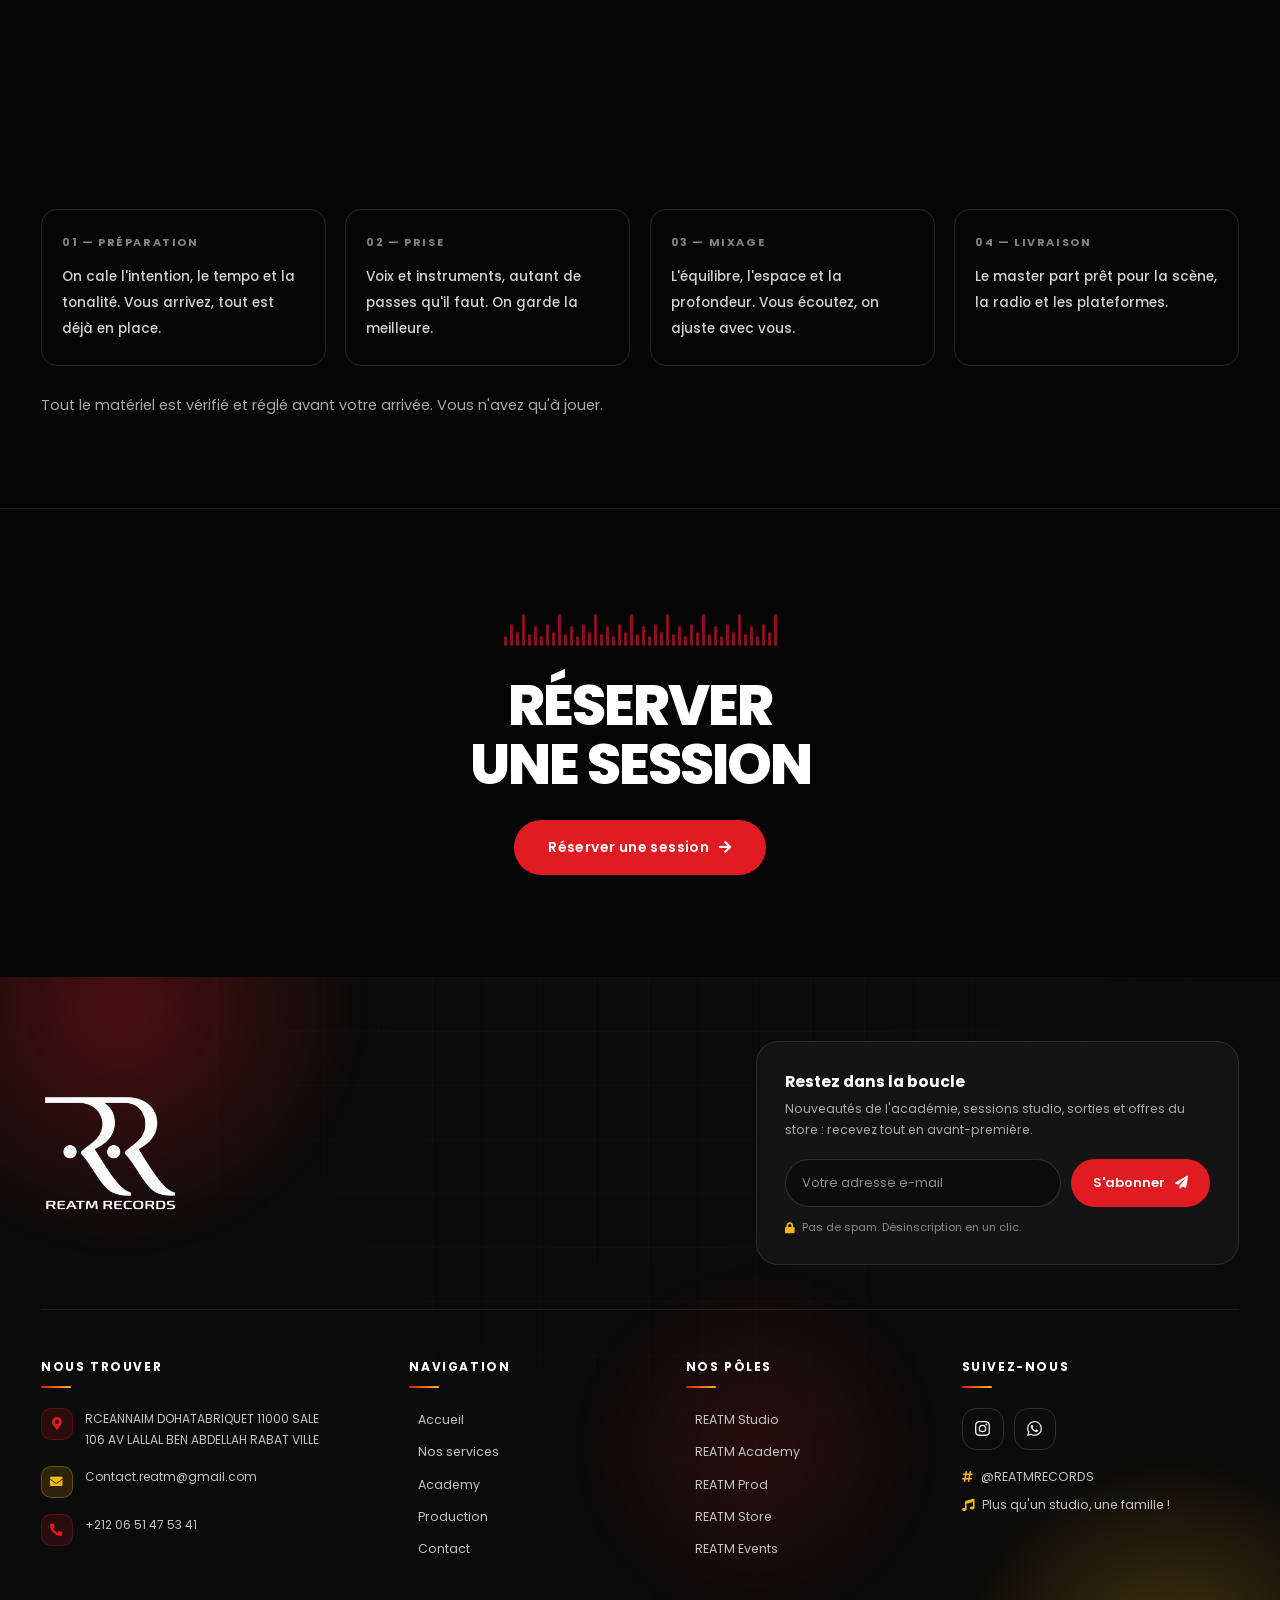
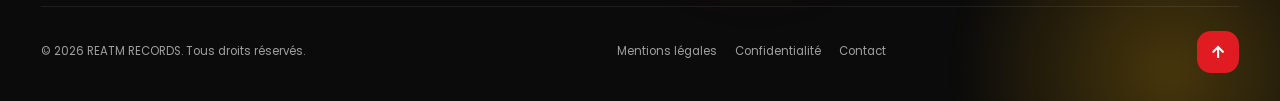
<file: studio/index.html>
<!DOCTYPE html>
<html data-theme="light" lang="fr">
<head>
<meta charset="utf-8"/>
<meta content="width=device-width, initial-scale=1.0, viewport-fit=cover" name="viewport"/>
<meta name="theme-color" content="#ffffff" id="metaTheme"/>
<meta name="description" content="Studio d'enregistrement REATM : pose de voix, production musicale, podcast, arrangement, mixage, mastering et salle de répétition équipée."/>
<title>REATM Studio — REATM RECORDS</title>
<link rel="icon" href="../assets/logo.png"/>
<link href="https://cdnjs.cloudflare.com/ajax/libs/font-awesome/5.15.3/css/all.min.css" rel="stylesheet"/>
<link href="https://fonts.googleapis.com" rel="preconnect"/>
<link crossorigin="" href="https://fonts.gstatic.com" rel="preconnect"/>
<link href="https://fonts.googleapis.com/css2?family=Poppins:wght@300;400;500;600;700;800&amp;family=Caveat:wght@500;700&amp;display=swap" rel="stylesheet"/>
<script>document.documentElement.classList.add('js');try{var r=document.documentElement;if(!r.hasAttribute('data-theme-lock')){var t=localStorage.getItem('reatm-theme');if(t){r.setAttribute('data-theme',t);}}}catch(e){}</script>
<link rel="stylesheet" href="../css/reatm.css?v=85"/>
<style>
/* ===== STUDIO — sombre, sonore, technique ===== */
.phero{background:#050505;color:#fff}
/* ----- le cadre se partage en deux -----
   La mécanique de la coupe vit dans la feuille partagée (« CADRE EN BIAIS ») ;
   la page n'en règle que les couleurs et l'image. */
.phero{
  --ph-h1:clamp(32px,4.9vw,72px);
  /* la coupe recule : les quatre repères tiennent alors sur une seule ligne */
  --coupe-haut:52vw;--coupe-bas:70vw;
  --ph-col:620px;
  --ph-trait:#e11b22;
  --ph-encre:#FF7A80;
  --ph-lien:#FF7A80;
  --ph-voile:linear-gradient(115deg,rgba(5,5,5,.60) 0%,rgba(5,5,5,.28) 46%,rgba(5,5,5,.54) 100%),
             radial-gradient(760px circle at 78% 24%,rgba(225,27,34,.22),transparent 68%);
}
.phero-bg{background-image:url('../assets/studio-nuit.png');background-position:center 48%;animation:stKen 24s ease-in-out infinite alternate}
@media(max-width:980px){.ph-side{background-image:url('../assets/studio-nuit.png');background-position:center 48%}}
/* Le zoom portait sur la boîte elle-même : sa transformation emportait la
   coupe avec elle. Le balayage se fait désormais sur l'image. */
@keyframes stKen{from{background-position:center 44%}to{background-position:center 60%}}
/* la lueur qui suit la souris ne déborde pas sur le côté uni */
.phero-light{clip-path:polygon(var(--coupe-haut) 0,100% 0,100% 100%,var(--coupe-bas) 100%)}
.phero h1,.phero .sub{color:#fff}
.phero .sub{color:rgba(255,255,255,.72)}
.phero .crumbs{color:rgba(255,255,255,.6)}
/* la lumière suit le curseur */
.phero-light{position:absolute;inset:0;z-index:2;pointer-events:none;
  background:radial-gradient(440px circle at var(--mx,50%) var(--my,40%),rgba(225,27,34,.20),transparent 70%)}
.st-wave{position:absolute;left:0;right:0;bottom:0;z-index:3;padding:0 clamp(18px,3.2vw,64px) 26px;--wh:70px;opacity:.5}
.st-meta{display:flex;flex-wrap:wrap;gap:10px;margin-top:28px}
.st-meta a{font-size:11px;font-weight:700;letter-spacing:1.6px;text-transform:uppercase;padding:9px 16px;border-radius:999px;border:1px solid rgba(225,27,34,.45);color:#fff}
.st-meta a:first-child{background:#e11b22;border-color:#e11b22}
.st-meta a{transition:background-color .35s ease,border-color .35s ease,color .35s ease}
.st-meta a:hover,.st-meta a:focus-visible{background:#e11b22;border-color:#e11b22;color:#fff}
#st-enregistrement,#st-production,#st-location-espace,#st-repetition{scroll-margin-top:86px}
.st-serv{background:#0E0E0E;color:#fff}
html[data-theme="light"] .st-serv{background:#F2F2F3;color:#111}
.st-serv .sec-title{color:#fff}
html[data-theme="light"] .st-serv .sec-title{color:#111}
.st-serv .sec-lead{color:rgba(255,255,255,.62)}
html[data-theme="light"] .st-serv .sec-lead{color:#5b5b5b}
.st-serv .sec-num{-webkit-text-stroke-color:#e11b22}
.st-serv .lines{border-top-color:rgba(255,255,255,.14)}
html[data-theme="light"] .st-serv .lines{border-top-color:#e3e3e3}
.st-serv .lines li{border-bottom-color:rgba(255,255,255,.12)}
html[data-theme="light"] .st-serv .lines li{border-bottom-color:#e3e3e3}
.st-serv .pcard{background:rgba(255,255,255,.04);border-color:rgba(255,255,255,.12)}
html[data-theme="light"] .st-serv .pcard{background:#fff;border-color:#e3e3e3}
.st-serv .pcard p{color:rgba(255,255,255,.66)}
html[data-theme="light"] .st-serv .pcard p{color:#5b5b5b}

/* 01 à 04 — chaque prestation prend son grand numéro et son détail,
   au lieu d'un en-tête unique suivi d'une liste. */
.st-presta .sec-head{margin-bottom:0;padding:clamp(26px,3.4vw,42px) 0;
  border-bottom:1px solid rgba(255,255,255,.12)}
html[data-theme="light"] .st-presta .sec-head{border-bottom-color:#e3e3e3}
.st-presta .sec-head:first-child{padding-top:0}
.st-presta .sec-head:last-child{border-bottom:0;padding-bottom:0}
/* « 01 » est plus étroit que « 04 » : sans largeur commune, les quatre titres
   ne démarrent pas au même endroit. En em, elle suit la taille du numéro. */
.st-presta .sec-num{min-width:1.35em}

/* 02 — la section qui était blanche passe au noir : le studio est un lieu sombre */
.st-gear{background:#050505;color:#fff}
.st-gear .sec-title,.st-gear .sec-lead{color:#fff}
.st-gear .sec-lead{color:rgba(255,255,255,.66)}
.st-gear .sec-num{-webkit-text-stroke-color:#e11b22}
.gear{display:grid;grid-template-columns:repeat(4,1fr);gap:clamp(12px,1.5vw,20px)}
.gear div{
  border:1px solid rgba(255,255,255,.14);border-radius:16px;padding:24px 20px;position:relative;overflow:hidden;
  transition:transform .5s cubic-bezier(.16,1,.3,1),border-color .4s ease,background-color .4s ease;
}
.gear div::after{content:"";position:absolute;left:0;right:0;bottom:0;height:2px;background:#e11b22;transform:scaleX(0);transform-origin:left;transition:transform .55s cubic-bezier(.2,.8,.3,1)}
.gear div:hover{transform:translateY(-8px);border-color:rgba(225,27,34,.55);background:rgba(225,27,34,.05)}
.gear div:hover::after{transform:scaleX(1)}
.gear b{display:block;font-size:11px;font-weight:700;letter-spacing:1.6px;text-transform:uppercase;color:rgba(255,255,255,.5);margin-bottom:12px}
.gear span{font-size:13.6px;font-weight:500;line-height:1.75;color:rgba(255,255,255,.82)}
.st-cta{background:#050505;color:#fff;border-top:1px solid rgba(255,255,255,.1)}
.st-cta .wavebar{--wh:34px;justify-content:center;margin-bottom:30px;opacity:.6}
@media(max-width:900px){.gear{grid-template-columns:repeat(2,1fr)}}
@media(max-width:560px){.gear{grid-template-columns:1fr}}

/* l'onde reste du côté texte, elle ne traverse pas la coupe */
.st-wave{right:auto;width:calc(var(--coupe-bas) - 28px)}
/* le texte s'arrête au-dessus de l'onde plutôt que de s'y poser */
@media(min-width:981px){.ph-coupe .phero-inner{padding-bottom:clamp(112px,11vw,150px)}}
/* sur petit écran l'onde reprend sa place dans le fil, entre le texte et la
   bande photo : posée au bas du cadre, elle serait passée sous la bande */
@media(max-width:980px){.st-wave{position:static;width:auto;padding:0 clamp(18px,3.2vw,64px) 24px}}
</style>
</head>
<body data-entity="studio" style="--veil-in:#050505">
<div class="veil-in" aria-hidden="true"></div>
<div class="veil" aria-hidden="true"></div>
<svg xmlns="http://www.w3.org/2000/svg" style="position:absolute;width:0;height:0;overflow:hidden" aria-hidden="true" focusable="false">
<symbol id="ic-ig" viewBox="0 0 24 24"><path d="M12 0C8.74 0 8.333.015 7.053.072 5.775.132 4.905.333 4.14.63c-.789.306-1.459.717-2.126 1.384S.935 3.35.63 4.14C.333 4.905.131 5.775.072 7.053.012 8.333 0 8.74 0 12s.015 3.667.072 4.947c.06 1.277.261 2.148.558 2.913.306.788.717 1.459 1.384 2.126.667.666 1.336 1.079 2.126 1.384.766.296 1.636.499 2.913.558C8.333 23.988 8.74 24 12 24s3.667-.015 4.947-.072c1.277-.06 2.148-.262 2.913-.558.788-.306 1.459-.718 2.126-1.384.666-.667 1.079-1.335 1.384-2.126.296-.765.499-1.636.558-2.913.06-1.28.072-1.687.072-4.947s-.015-3.667-.072-4.947c-.06-1.277-.262-2.149-.558-2.913-.306-.789-.718-1.459-1.384-2.126C21.319 1.347 20.651.935 19.86.63c-.765-.297-1.636-.499-2.913-.558C15.667.012 15.26 0 12 0zm0 2.16c3.203 0 3.585.016 4.85.071 1.17.055 1.805.249 2.227.415.562.217.96.477 1.382.896.419.42.679.819.896 1.381.164.422.36 1.057.413 2.227.057 1.266.07 1.646.07 4.85s-.015 3.585-.074 4.85c-.061 1.17-.256 1.805-.421 2.227-.224.562-.479.96-.899 1.382-.419.419-.824.679-1.38.896-.42.164-1.065.36-2.235.413-1.274.057-1.649.07-4.859.07-3.211 0-3.586-.015-4.859-.074-1.171-.061-1.816-.256-2.236-.421-.569-.224-.96-.479-1.379-.899-.421-.419-.69-.824-.9-1.38-.165-.42-.359-1.065-.42-2.235-.045-1.26-.061-1.649-.061-4.844 0-3.196.016-3.586.061-4.861.061-1.17.255-1.814.42-2.234.21-.57.479-.96.9-1.381.419-.419.81-.689 1.379-.898.42-.166 1.051-.361 2.221-.421 1.275-.045 1.65-.06 4.859-.06z"/><path d="M12 5.838a6.162 6.162 0 1 0 0 12.324 6.162 6.162 0 0 0 0-12.324zM12 16a4 4 0 1 1 0-8 4 4 0 0 1 0 8z"/><circle cx="18.406" cy="5.594" r="1.44"/></symbol>
<symbol id="ic-wa" viewBox="0 0 24 24"><path d="M17.472 14.382c-.297-.149-1.758-.867-2.03-.967-.273-.099-.471-.148-.67.15-.197.297-.767.966-.94 1.164-.173.199-.347.223-.644.075-.297-.15-1.255-.463-2.39-1.475-.883-.788-1.48-1.761-1.653-2.059-.173-.297-.018-.458.13-.606.134-.133.298-.347.446-.52.149-.174.198-.298.298-.497.099-.198.05-.371-.025-.52-.075-.149-.669-1.612-.916-2.207-.242-.579-.487-.5-.669-.51a12.8 12.8 0 0 0-.57-.01c-.198 0-.52.074-.792.372-.272.297-1.04 1.016-1.04 2.479 0 1.462 1.065 2.875 1.213 3.074.149.198 2.096 3.2 5.077 4.487.709.306 1.262.489 1.694.625.712.227 1.36.195 1.871.118.571-.085 1.758-.719 2.006-1.413.248-.694.248-1.289.173-1.413-.074-.124-.272-.198-.57-.347z"/><path d="M20.463 3.488A11.815 11.815 0 0 0 12.05 0C5.495 0 .16 5.335.157 11.892c0 2.096.547 4.142 1.588 5.945L.057 24l6.305-1.654a11.882 11.882 0 0 0 5.683 1.448h.005c6.554 0 11.89-5.335 11.893-11.893a11.821 11.821 0 0 0-3.48-8.413zm-8.412 18.297h-.004a9.87 9.87 0 0 1-5.031-1.378l-.361-.214-3.741.982.998-3.648-.235-.374a9.86 9.86 0 0 1-1.51-5.26c.001-5.45 4.436-9.884 9.888-9.884 2.64 0 5.122 1.03 6.988 2.898a9.825 9.825 0 0 1 2.893 6.994c-.003 5.45-4.437 9.884-9.885 9.884z"/></symbol>
<symbol id="ic-moon" viewBox="0 0 24 24"><path d="M21.64 13a1 1 0 0 0-1.05-.14 8.05 8.05 0 0 1-3.37.73 8.15 8.15 0 0 1-8.14-8.1 8.6 8.6 0 0 1 .25-2A1 1 0 0 0 8 2.36a10.14 10.14 0 1 0 14 11.69 1 1 0 0 0-.36-1.05z"/></symbol>
<symbol id="ic-sun" viewBox="0 0 24 24"><path d="M12 17a5 5 0 1 1 0-10 5 5 0 0 1 0 10zm0-2a3 3 0 1 0 0-6 3 3 0 0 0 0 6zM11 1h2v3h-2V1zm0 19h2v3h-2v-3zM3.5 4.9l1.4-1.4 2.1 2.1-1.4 1.4-2.1-2.1zM17 18.4l1.4-1.4 2.1 2.1-1.4 1.4-2.1-2.1zM1 11h3v2H1v-2zm19 0h3v2h-3v-2zM4.9 20.5l-1.4-1.4 2.1-2.1 1.4 1.4-2.1 2.1zM18.4 7l-1.4-1.4 2.1-2.1 1.4 1.4L18.4 7z"/></symbol>
</svg>

<!-- ======================= HEADER ======================= -->
<header id="header">
<div class="wrap nav">
<a class="brand" href="../" aria-label="REATM RECORDS — accueil" style="--lm:46px">
<span class="brand-mark"></span>
<span class="brand-txt"><span class="n1">REATM</span><span class="n2">STUDIO</span></span>
</a>
<ul class="menu">
<li><a href="../">Accueil</a></li>
<li><a href="../maison/">Nos services</a></li>
<li><a href="../academy/">Academy</a></li>
<li><a class="active" aria-current="page" href="../studio/">Studio</a></li>
<li><a href="../production/">Production</a></li>
<li><a href="../store/">Store</a></li>
<li><a href="../events/">Events</a></li>
<li><a href="../#contact">Contact</a></li>
</ul>
<div class="hdr-actions">
<button class="icon-btn" id="themeToggle" title="Changer de thème" aria-label="Changer de thème"><svg class="ic" id="themeIcon"><use href="#ic-moon"></use></svg></button>
<a class="icon-btn hide-md" href="https://www.instagram.com/r_e_a_t_m/" target="_blank" rel="noopener noreferrer" aria-label="Instagram"><svg class="ic"><use href="#ic-ig"></use></svg></a>
<a class="icon-btn hide-md" href="https://wa.me/212651475341" target="_blank" rel="noopener noreferrer" aria-label="WhatsApp"><svg class="ic"><use href="#ic-wa"></use></svg></a>
<a class="btn btn-red hide-md" href="../#contact">Nous contacter <i class="fas fa-arrow-right"></i></a>
<button class="burger" id="burger" aria-label="Ouvrir le menu" aria-expanded="false" aria-controls="mobileNav">
<span class="burger-box"><span class="burger-line"></span><span class="burger-line"></span><span class="burger-line"></span></span>
</button>
</div>
</div>
</header>


<!-- ======================= MENU MOBILE (plein écran) ======================= -->
<aside class="mobile-nav" id="mobileNav" aria-hidden="true" aria-label="Menu principal">
<div class="mnav-inner">
<span class="mnav-label">Menu</span>
<ul class="mnav-list">
<li style="--i:0"><a href="../"><span>Accueil</span><span class="num">01</span></a></li>
<li style="--i:1"><a href="../maison/"><span>Nos services</span><span class="num">02</span></a></li>
<li style="--i:2"><a href="../academy/"><span>Academy</span><span class="num">03</span></a></li>
<li style="--i:3"><a class="active" aria-current="page" href="../studio/"><span>Studio</span><span class="num">04</span></a></li>
<li style="--i:4"><a href="../production/"><span>Production</span><span class="num">05</span></a></li>
<li style="--i:5"><a href="../store/"><span>Store</span><span class="num">06</span></a></li>
<li style="--i:6"><a href="../events/"><span>Events</span><span class="num">07</span></a></li>
<li style="--i:7"><a href="../#contact"><span>Contact</span><span class="num">08</span></a></li>
</ul>
<div class="mnav-foot">
<div class="mnav-soc">
<a href="https://www.instagram.com/r_e_a_t_m/" target="_blank" rel="noopener noreferrer" aria-label="Instagram"><svg class="ic"><use href="#ic-ig"></use></svg></a>
<a href="https://wa.me/212651475341" target="_blank" rel="noopener noreferrer" aria-label="WhatsApp"><svg class="ic"><use href="#ic-wa"></use></svg></a>
</div>
<a class="btn btn-red" href="../#contact">Nous contacter <i class="fas fa-arrow-right"></i></a>
<div class="mnav-contact">
<div><i class="fas fa-phone-alt"></i><a href="tel:+212651475341">+212 06 51 47 53 41</a></div>
<div><i class="fas fa-envelope"></i><a href="mailto:Contact.reatm@gmail.com">Contact.reatm@gmail.com</a></div>
</div>
</div>
</div>
</aside>


<section class="phero ph-coupe">
<div class="phero-bg"></div><div class="phero-veil"></div>
<div class="phero-light" id="stLight" aria-hidden="true"></div>
<div class="ph-cut" aria-hidden="true"></div>
<div class="wrap ph-fil">
<a class="crumbs" href="../"><svg viewBox="0 0 24 24" aria-hidden="true"><path d="M20 12H5M11 18l-6-6 6-6" stroke-linecap="round" stroke-linejoin="round"/></svg>Retour à l'accueil</a>
</div>
<div class="wrap phero-inner">
<h1 class="reveal">Where sound<br/>comes <em>alive.</em></h1>
<p class="sub reveal" style="--d:100ms">Enregistrement, production, location d'espace et salle de répétitions. Que vous soyez musicien, artiste ou producteur, notre équipe vous accompagne dans tous vos projets musicaux.</p>
<nav class="st-meta reveal" style="--d:180ms" aria-label="Les prestations du Studio"><a href="#st-enregistrement">Enregistrement</a><a href="#st-production">Production</a><a href="#st-location-espace">Location espace</a><a href="#st-repetition">Salle sessions de répétition</a></nav>
</div>
<div class="st-wave"><div class="wavebar" aria-hidden="true"><i></i><i></i><i></i><i></i><i></i><i></i><i></i><i></i><i></i><i></i><i></i><i></i><i></i><i></i><i></i><i></i><i></i><i></i><i></i><i></i><i></i><i></i><i></i><i></i><i></i><i></i><i></i><i></i><i></i><i></i><i></i><i></i><i></i><i></i><i></i><i></i><i></i><i></i><i></i><i></i><i></i><i></i><i></i><i></i><i></i><i></i><i></i><i></i><i></i><i></i><i></i><i></i><i></i><i></i><i></i><i></i><i></i><i></i><i></i><i></i><i></i><i></i><i></i><i></i><i></i><i></i><i></i><i></i><i></i><i></i><i></i><i></i><i></i><i></i><i></i><i></i><i></i><i></i><i></i><i></i><i></i><i></i><i></i><i></i><i></i><i></i><i></i><i></i><i></i><i></i></div></div>
<div class="ph-side">
<div class="ph-nom reveal-raw"><b>REATM</b><em>Studio</em></div>
</div>
</section>

<section class="sec st-serv">
<div class="wrap">
<div class="st-presta">
<div class="sec-head reveal" id="st-enregistrement" style="--d:0ms"><span class="sec-num">01</span><div><h2 class="sec-title">Enregistrement</h2><p class="sec-lead">Pose de voix sur instrumental, voix et instruments, podcast et émission. Le studio est réglé avant votre arrivée : vous n'avez qu'à jouer.</p></div></div>
<div class="sec-head reveal" id="st-production" style="--d:70ms"><span class="sec-num">02</span><div><h2 class="sec-title">Production</h2><p class="sec-lead">Session de création, arrangement, editing, mixage et mastering. De la première maquette au master prêt pour la scène, la radio et les plateformes.</p></div></div>
<div class="sec-head reveal" id="st-location-espace" style="--d:140ms"><span class="sec-num">03</span><div><h2 class="sec-title">Location espace</h2><p class="sec-lead">Le studio se loue pour vos sessions privées, seul ou en groupe. Vous disposez du lieu et du matériel, à l'heure ou à la journée.</p></div></div>
<div class="sec-head reveal" id="st-repetition" style="--d:210ms"><span class="sec-num">04</span><div><h2 class="sec-title">Salle sessions de répétition</h2><p class="sec-lead">Batterie, guitares, basse, piano et micros à disposition, à l'heure. Un espace équipé pour préparer la scène ou la séance.</p></div></div>
</div>
</div>
</section>

<section class="sec st-gear">
<div class="wrap">
<div class="sec-head reveal"><span class="sec-num">05</span><div><h2 class="sec-title">Comment se passe une session</h2><p class="sec-lead">De votre arrivée au fichier final, quatre temps et un interlocuteur unique.</p></div></div>
<div class="gear"><div class="reveal" style="--d:0ms"><b>01 — Préparation</b><span>On cale l'intention, le tempo et la tonalité. Vous arrivez, tout est déjà en place.</span></div><div class="reveal" style="--d:80ms"><b>02 — Prise</b><span>Voix et instruments, autant de passes qu'il faut. On garde la meilleure.</span></div><div class="reveal" style="--d:160ms"><b>03 — Mixage</b><span>L'équilibre, l'espace et la profondeur. Vous écoutez, on ajuste avec vous.</span></div><div class="reveal" style="--d:240ms"><b>04 — Livraison</b><span>Le master part prêt pour la scène, la radio et les plateformes.</span></div></div>
<p class="sec-lead reveal" style="margin-top:26px">Tout le matériel est vérifié et réglé avant votre arrivée. Vous n'avez qu'à jouer.</p>
</div>
</section>

<section class="pcta st-cta">
<div class="wrap">
<div class="wavebar" aria-hidden="true"><i></i><i></i><i></i><i></i><i></i><i></i><i></i><i></i><i></i><i></i><i></i><i></i><i></i><i></i><i></i><i></i><i></i><i></i><i></i><i></i><i></i><i></i><i></i><i></i><i></i><i></i><i></i><i></i><i></i><i></i><i></i><i></i><i></i><i></i><i></i><i></i><i></i><i></i><i></i><i></i><i></i><i></i><i></i><i></i><i></i><i></i></div>
<h2 class="reveal">Réserver<br/>une session</h2>
<a class="btn btn-acc reveal" style="--d:100ms" href="https://wa.me/212651475341?text=Bonjour%20REATM%20Studio%2C%20je%20souhaite%20r%C3%A9server%20une%20session." target="_blank" rel="noopener">Réserver une session <i class="fas fa-arrow-right"></i></a>
</div>
</section>
<!-- ======================= FOOTER ======================= -->
<footer id="contact">
<div class="f-aura" aria-hidden="true"><span class="a1"></span><span class="a2"></span><span class="a3"></span></div>
<div class="f-grid-lines" aria-hidden="true"></div>

<div class="wrap">
<div class="f-top">
<div class="f-brandblock">
<a class="brand-full on-dark reveal" href="../" style="--lm:120px" aria-label="REATM RECORDS — accueil"></a>
</div>
<div class="f-news reveal" style="--d:120ms">
<h4>Restez dans la boucle</h4>
<p>Nouveautés de l'académie, sessions studio, sorties et offres du store : recevez tout en avant-première.</p>
<form class="f-form" id="newsForm" novalidate>
<input type="email" id="newsEmail" placeholder="Votre adresse e-mail" aria-label="Votre adresse e-mail" required/>
<button class="btn btn-red" type="submit">S'abonner <i class="fas fa-paper-plane"></i></button>
</form>
<div class="f-note" id="newsNote"><i class="fas fa-lock"></i> Pas de spam. Désinscription en un clic.</div>
</div>
</div>

<div class="f-cols">
<div>
<h4>Nous trouver</h4>
<div class="f-line"><span class="fi"><i class="fas fa-map-marker-alt"></i></span><span>RCEANNAIM DOHATABRIQUET 11000 SALE<br/>106 AV LALLAL BEN ABDELLAH RABAT VILLE</span></div>
<div class="f-line y"><span class="fi"><i class="fas fa-envelope"></i></span><span><a href="mailto:Contact.reatm@gmail.com">Contact.reatm@gmail.com</a></span></div>
<div class="f-line"><span class="fi"><i class="fas fa-phone-alt"></i></span><span><a href="tel:+212651475341">+212 06 51 47 53 41</a></span></div>
</div>
<div>
<h4>Navigation</h4>
<ul class="f-nav">
<li><a href="../">Accueil</a></li>
<li><a href="../maison/">Nos services</a></li>
<li><a href="../academy/">Academy</a></li>
<li><a href="../production/">Production</a></li>
<li><a href="../#contact">Contact</a></li>
</ul>
</div>
<div>
<h4>Nos pôles</h4>
<ul class="f-nav">
<li><a href="../studio/">REATM Studio</a></li>
<li><a href="../academy/">REATM Academy</a></li>
<li><a href="../production/">REATM Prod</a></li>
<li><a href="../store/">REATM Store</a></li>
<li><a href="../events/">REATM Events</a></li>
</ul>
</div>
<div>
<h4>Suivez-nous</h4>
<div class="f-soc">
<a href="https://www.instagram.com/r_e_a_t_m/" target="_blank" rel="noopener noreferrer" aria-label="Instagram"><svg class="ic"><use href="#ic-ig"></use></svg></a>
<a href="https://wa.me/212651475341" target="_blank" rel="noopener noreferrer" aria-label="WhatsApp"><svg class="ic"><use href="#ic-wa"></use></svg></a>
</div>
<div class="f-handle"><i class="fas fa-hashtag"></i>@REATMRECORDS</div>
<div class="f-handle" style="margin-top:10px"><i class="fas fa-music"></i>Plus qu'un studio, une famille !</div>
</div>
</div>
</div>

<div class="wrap">
<div class="f-bottom">
<span>© <span id="year">2025</span> REATM RECORDS. Tous droits réservés.</span>
<div class="f-bottom-links">
<a href="#">Mentions légales</a>
<a href="#">Confidentialité</a>
<a href="../#contact">Contact</a>
</div>
<button class="to-top" id="toTopFooter" aria-label="Revenir en haut"><i class="fas fa-arrow-up"></i></button>
</div>
</div>
</footer>

<button class="fab" id="fab" aria-label="Revenir en haut"><i class="fas fa-arrow-up"></i></button>
<script src="../js/reatm.js?v=79"></script>
<script>
(function(){
  var h=document.getElementById('stLight');
  if(!h||window.matchMedia('(prefers-reduced-motion: reduce)').matches)return;
  var sec=h.parentNode;
  sec.addEventListener('pointermove',function(e){
    var r=sec.getBoundingClientRect();
    h.style.setProperty('--mx',((e.clientX-r.left)/r.width*100).toFixed(1)+'%');
    h.style.setProperty('--my',((e.clientY-r.top)/r.height*100).toFixed(1)+'%');
  },{passive:true});
})();
</script>
</body>
</html>
</file>
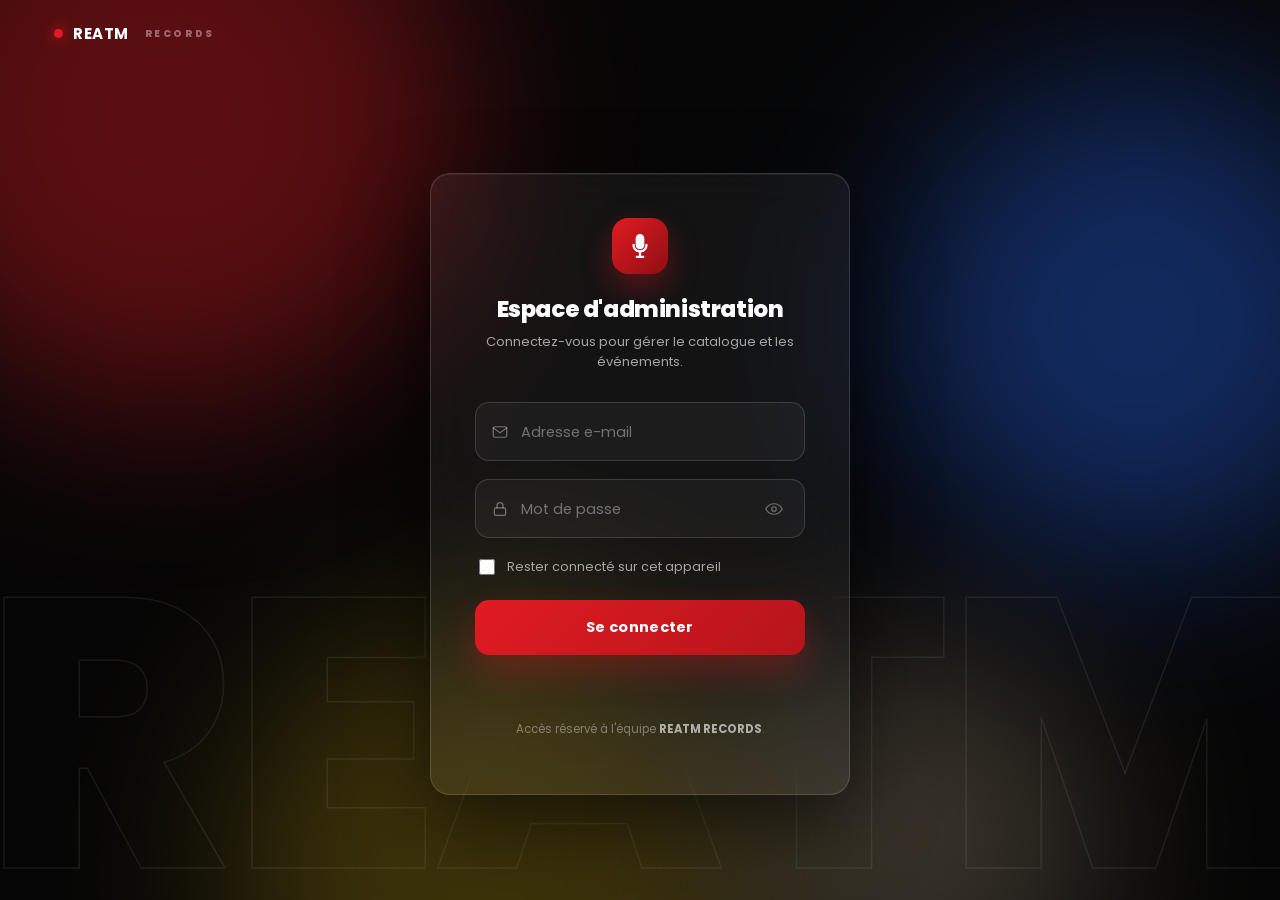
<file: admin/dashboard.html>
<!DOCTYPE html>
<html lang="fr">
<head>
<meta charset="utf-8"/>
<meta name="viewport" content="width=device-width, initial-scale=1.0, viewport-fit=cover"/>
<meta name="robots" content="noindex, nofollow"/>
<title>Tableau de bord — REATM Admin</title>
<link rel="icon" href="../assets/logo.png"/>
<link href="https://fonts.googleapis.com" rel="preconnect"/>
<link crossorigin="" href="https://fonts.gstatic.com" rel="preconnect"/>
<link href="https://fonts.googleapis.com/css2?family=Poppins:wght@400;500;600;700;800&amp;display=swap" rel="stylesheet"/>
<link href="https://cdnjs.cloudflare.com/ajax/libs/font-awesome/5.15.3/css/all.min.css" rel="stylesheet"/>
<link rel="stylesheet" href="admin.css?v=4"/>
<script>
  // garde posée avant le premier rendu : pas connecté → retour au login,
  // sans même laisser entrevoir le tableau de bord.
  if (sessionStorage.getItem('reatm-admin-session') !== '1' && localStorage.getItem('reatm-admin-session') !== '1') {
    location.replace('index.html');
  }
</script>
</head>
<body>

<div class="bg-halos" aria-hidden="true"><i></i><i></i><i></i><i></i></div>
<div class="bg-grain" aria-hidden="true"></div>

<!-- ===== Porte d'accès au dépôt : tant qu'aucun jeton valide n'est
     enregistré, rien d'autre ne s'affiche. ===== -->
<div class="gate glass" id="gate">
  <h2>Connecter le dépôt GitHub</h2>
  <p>Pour publier directement sur le site, le tableau de bord écrit dans le dépôt <code>okamba644/REATM-RECORDS</code> avec un jeton que vous seul détenez. Il reste dans ce navigateur, il n'est envoyé qu'à GitHub.</p>
  <ol>
    <li>Sur GitHub : <b>Settings → Developer settings → Fine-grained tokens → Generate new token</b>.</li>
    <li><b>Repository access</b> : seulement <code>okamba644/REATM-RECORDS</code>.</li>
    <li><b>Permissions → Contents</b> : <code>Read and write</code>.</li>
    <li>Collez le jeton ci-dessous.</li>
  </ol>
  <div class="form-row">
    <label for="tokenInput">Jeton d'accès personnel</label>
    <div class="token-row">
      <input type="password" id="tokenInput" placeholder="github_pat_…" autocomplete="off"/>
      <button class="btn-main" id="tokenSave" style="width:auto;margin:0;padding:13px 22px">
        <span class="label">Connecter</span><span class="spin" aria-hidden="true"></span>
      </button>
    </div>
  </div>
  <p id="gateMsg" style="font-size:12px;color:var(--muted);margin:14px 0 0"></p>
</div>

<!-- ===== Le tableau de bord lui-même : une barre latérale, un contenu.
     Masqué tant que la porte à jeton est ouverte. ===== -->
<div class="shell" id="dash" hidden>
  <aside class="side">
    <div class="side-brand"><span class="dot"></span><b>REATM</b><span>Admin</span></div>
    <nav class="side-nav">
      <button class="side-link active" data-tab="instruments">
        <svg viewBox="0 0 24 24" fill="none" aria-hidden="true"><path d="M9 18V5l12-2v13" stroke="currentColor" stroke-width="1.7" stroke-linecap="round" stroke-linejoin="round"/><circle cx="6" cy="18" r="3" stroke="currentColor" stroke-width="1.7"/><circle cx="18" cy="16" r="3" stroke="currentColor" stroke-width="1.7"/></svg>
        Instruments
      </button>
      <button class="side-link" data-tab="events">
        <svg viewBox="0 0 24 24" fill="none" aria-hidden="true"><rect x="3.5" y="5" width="17" height="16" rx="2.4" stroke="currentColor" stroke-width="1.7"/><path d="M3.5 9.5h17M8 3v4M16 3v4" stroke="currentColor" stroke-width="1.7" stroke-linecap="round"/></svg>
        Événements
      </button>
    </nav>
    <div class="side-foot">
      <button class="btn-ghost" id="tokenForget">
        <svg viewBox="0 0 24 24" fill="none" aria-hidden="true"><path d="M12 15a3 3 0 0 0 3-3V7a3 3 0 0 0-6 0v5a3 3 0 0 0 3 3Zm6-3a6 6 0 0 1-12 0M12 18v3" stroke="currentColor" stroke-width="1.7" stroke-linecap="round"/></svg>
        Changer de jeton
      </button>
      <button class="btn-ghost" id="logoutBtn">
        <svg viewBox="0 0 24 24" fill="none" aria-hidden="true"><path d="M9 21H5a2 2 0 0 1-2-2V5a2 2 0 0 1 2-2h4" stroke="currentColor" stroke-width="1.7" stroke-linecap="round"/><path d="M16 17l5-5-5-5M21 12H9" stroke="currentColor" stroke-width="1.7" stroke-linecap="round" stroke-linejoin="round"/></svg>
        Se déconnecter
      </button>
    </div>
  </aside>

  <main class="main">
    <div class="main-head">
      <h1 id="mainTitle">Instruments</h1>
      <p id="mainLead">Chaque publication part directement sur <b>REATM RECORDS</b> — visible sur le site en quelques minutes.</p>
    </div>

    <!-- ----- Instruments : achat, location, vente (reprise) ----- -->
    <section class="panel active" id="panel-instruments">
      <div class="grid-2">
        <div class="card glass">
          <div class="edit-banner" id="instEditBanner" hidden>
            <span>Modification de <b id="instEditNom"></b></span>
            <button type="button" id="instCancelEdit">Annuler</button>
          </div>
          <h2 id="instTitle">Ajouter un instrument</h2>
          <p class="hint" id="instHint">Il apparaîtra en tête de sa rubrique sur la page Store, avec ses photos et les boutons WhatsApp déjà préremplis.</p>

          <form id="instForm">
            <div class="form-row" id="instSegRow">
              <label>Rubrique</label>
              <div class="seg seg-3" id="instSeg">
                <button type="button" data-val="achat" class="on">Achat</button>
                <button type="button" data-val="location">Location</button>
                <button type="button" data-val="vente">Vente</button>
              </div>
              <p class="seg-hint" id="segHint">Le Store vend cet instrument — neuf ou d'occasion.</p>
            </div>

            <!-- Achat / Location : une fiche avec photos, comme les autres du catalogue -->
            <div id="instFieldsFiche">
              <div class="form-grid2">
                <div class="form-row">
                  <label for="instNom">Nom de l'instrument</label>
                  <input type="text" id="instNom" placeholder="Ex. Guitare Takamine"/>
                </div>
                <div class="form-row">
                  <label for="instCat">Catégorie</label>
                  <input type="text" id="instCat" placeholder="Ex. Guitares"/>
                </div>
              </div>

              <div class="form-row">
                <label for="instRef">Détail (sous le titre)</label>
                <input type="text" id="instRef" placeholder="Ex. 61 touches, pan coupé, préampli…"/>
              </div>

              <div class="form-row">
                <label>Photos — la première est la vignette</label>
                <div class="existing-photos" id="instExisting"></div>
                <div class="drop" id="instDrop">
                  <svg viewBox="0 0 24 24" fill="none" aria-hidden="true"><path d="M12 16V4m0 0 4 4m-4-4-4 4" stroke="currentColor" stroke-width="1.7" stroke-linecap="round" stroke-linejoin="round"/><path d="M4 16v3a2 2 0 0 0 2 2h12a2 2 0 0 0 2-2v-3" stroke="currentColor" stroke-width="1.7" stroke-linecap="round"/></svg>
                  <p><b>Cliquez</b> ou déposez des photos ici</p>
                  <input type="file" id="instFiles" accept="image/*" multiple/>
                </div>
                <div class="previews" id="instPreviews"></div>
              </div>
            </div>

            <!-- Vente (rachat) : pas de fiche ni de photo, une ligne dans « Ce que nous reprenons » -->
            <div id="instFieldsRachat" hidden>
              <div class="form-row">
                <label for="rachatTexte">Ce que vous reprenez</label>
                <input type="text" id="rachatTexte" placeholder="Ex. Flûtes, clarinettes et instruments à vent"/>
              </div>
              <div class="form-row">
                <label>Icône</label>
                <div class="icon-pick" id="rachatIcon">
                  <button type="button" data-icon="guitar" class="on" aria-label="Guitare"><i class="fas fa-guitar"></i></button>
                  <button type="button" data-icon="keyboard" aria-label="Clavier"><i class="fas fa-keyboard"></i></button>
                  <button type="button" data-icon="drum" aria-label="Batterie"><i class="fas fa-drum"></i></button>
                  <button type="button" data-icon="sliders-h" aria-label="Sonorisation"><i class="fas fa-sliders-h"></i></button>
                  <button type="button" data-icon="headphones" aria-label="Studio"><i class="fas fa-headphones"></i></button>
                  <button type="button" data-icon="microphone-alt" aria-label="Micro"><i class="fas fa-microphone-alt"></i></button>
                  <button type="button" data-icon="music" aria-label="Musique"><i class="fas fa-music"></i></button>
                </div>
              </div>
            </div>

            <button type="submit" class="btn-main" id="instSubmit">
              <span class="label" id="instSubmitLabel">Publier sur le site</span><span class="spin" aria-hidden="true"></span>
            </button>
          </form>
        </div>

        <div class="card glass">
          <h2>Déjà en ligne</h2>
          <p class="hint">Lu en direct depuis le site publié — modifiez ou retirez ce qui existe.</p>
          <div class="cat-list" id="instList"><div class="cat-loading">Chargement du catalogue…</div></div>
        </div>
      </div>
    </section>

    <!-- ----- Événements ----- -->
    <section class="panel" id="panel-events">
      <div class="grid-2">
        <div class="card glass">
          <div class="edit-banner" id="evtEditBanner" hidden>
            <span>Modification de <b id="evtEditNom"></b></span>
            <button type="button" id="evtCancelEdit">Annuler</button>
          </div>
          <h2 id="evtTitleLabel">Annoncer un événement</h2>
          <p class="hint" id="evtHint">Il rejoint « Prestations internes » sur la page Events, en tête — au-dessus des précédents.</p>

          <form id="evtForm">
            <div class="form-row">
              <label for="evtTitre">Titre</label>
              <input type="text" id="evtTitre" placeholder="Ex. Nuit Acoustique"/>
            </div>

            <div class="form-grid2">
              <div class="form-row">
                <label for="evtTag">Mention (au-dessus du titre)</label>
                <input type="text" id="evtTag" placeholder="Ex. 2e édition" value="À venir"/>
              </div>
              <div class="form-row">
                <label for="evtEtat">État / date</label>
                <input type="text" id="evtEtat" placeholder="Ex. Coming soon — date à venir" value="Coming soon — date, lieu et programmation à venir."/>
              </div>
            </div>

            <div class="form-row">
              <label for="evtDesc">Description</label>
              <textarea id="evtDesc" placeholder="Une ou deux phrases sur l'événement…"></textarea>
            </div>

            <div class="form-row">
              <label for="evtBouton">Texte du bouton WhatsApp</label>
              <input type="text" id="evtBouton" value="Être prévenu"/>
            </div>

            <div class="form-row">
              <label>Affiche</label>
              <div class="existing-photos" id="evtExisting"></div>
              <div class="drop" id="evtDrop">
                <svg viewBox="0 0 24 24" fill="none" aria-hidden="true"><path d="M12 16V4m0 0 4 4m-4-4-4 4" stroke="currentColor" stroke-width="1.7" stroke-linecap="round" stroke-linejoin="round"/><path d="M4 16v3a2 2 0 0 0 2 2h12a2 2 0 0 0 2-2v-3" stroke="currentColor" stroke-width="1.7" stroke-linecap="round"/></svg>
                <p><b>Cliquez</b> ou déposez l'affiche ici</p>
                <input type="file" id="evtFiles" accept="image/*"/>
              </div>
              <div class="previews" id="evtPreviews"></div>
            </div>

            <button type="submit" class="btn-main" id="evtSubmit">
              <span class="label" id="evtSubmitLabel">Publier sur le site</span><span class="spin" aria-hidden="true"></span>
            </button>
          </form>
        </div>

        <div>
          <div class="card glass" style="margin-bottom:20px">
            <h2>Déjà en ligne</h2>
            <p class="hint">Les annonces de « Prestations internes ».</p>
            <div class="cat-list" id="evtList"><div class="cat-loading">Chargement…</div></div>
          </div>
          <div class="card glass">
            <h2>Journal</h2>
            <p class="hint">Le détail de chaque action, dans l'ordre.</p>
            <div class="log" id="log"><div class="log-empty">Rien publié pour l'instant.</div></div>
          </div>
        </div>
      </div>
    </section>
  </main>
</div>

<div class="toast-wrap" id="toastWrap"></div>

<script src="admin-dashboard.js?v=5"></script>
</body>
</html>
</file>
<file: admin/admin.css>
/* ===== REATM ADMIN — habillage partagé du login et du tableau de bord =====
   Volontairement séparé de css/reatm.css : cet espace n'est pas public,
   il n'a pas à suivre le cache-busting ?v=NN du site vitrine. */

:root{
  --bg:#050505;
  --panel:rgba(255,255,255,.055);
  --panel-strong:rgba(255,255,255,.09);
  --border:rgba(255,255,255,.14);
  --ink:#fff;
  --muted:rgba(255,255,255,.62);
  --faint:rgba(255,255,255,.38);
  --red:#e11b22;
  --red-2:#ff4a50;
  --ok:#2ecc71;
  --radius:20px;

  /* ----- accent par rubrique : chaque onglet reprend la couleur du pôle
     qu'il publie, comme sur le site lui-même, plutôt que le rouge partout. ----- */
  --accent:var(--red);
  --accent-2:var(--red-2);
  --accent-ink:#fff;
  --accent-glow:rgba(225,27,34,.3);
}
/* Instruments publie sur le Store : noir et blanc, comme la page Store elle-même */
#panel-instruments{--accent:#111111;--accent-2:#000;--accent-ink:#fff;--accent-glow:rgba(17,17,17,.3)}
/* Événements publie sur Events : la même crème pâle que son accent de marque */
#panel-events{--accent:#FFE3B8;--accent-2:#f3cf97;--accent-ink:#2b2013;--accent-glow:rgba(255,227,184,.35)}
.tab.active[data-tab="instruments"]{background:#111;border-color:#111;color:#fff;box-shadow:0 10px 24px rgba(17,17,17,.28)}
.tab.active[data-tab="events"]{background:#FFE3B8;border-color:#FFE3B8;color:#2b2013;box-shadow:0 10px 24px rgba(255,227,184,.3)}

*{box-sizing:border-box}
html,body{height:100%}
body{
  margin:0;background:var(--bg);color:var(--ink);
  font-family:'Poppins',system-ui,-apple-system,Segoe UI,sans-serif;
  -webkit-font-smoothing:antialiased;overflow-x:hidden;
}
a{color:inherit}
button{font-family:inherit}

/* ----- le fond : des halos de couleur qui dérivent, un pour chaque pôle -----
   Repris de la palette d'accent déjà définie par pôle dans css/reatm.css,
   pour que l'admin se sente REATM sans dupliquer sa feuille de style. */
.bg-halos{position:fixed;inset:0;z-index:0;overflow:hidden;background:var(--bg)}
.bg-halos i{
  position:absolute;border-radius:50%;filter:blur(90px);opacity:.38;
  animation:derive 26s ease-in-out infinite alternate;
}
.bg-halos i:nth-child(1){width:46vw;height:46vw;left:-10vw;top:-14vw;background:#e11b22;animation-duration:24s}
.bg-halos i:nth-child(2){width:38vw;height:38vw;right:-8vw;top:6vw;background:#2563EB;animation-duration:30s;animation-delay:-6s}
.bg-halos i:nth-child(3){width:40vw;height:40vw;left:18vw;bottom:-18vw;background:#FACC15;opacity:.22;animation-duration:34s;animation-delay:-14s}
.bg-halos i:nth-child(4){width:30vw;height:30vw;right:14vw;bottom:-10vw;background:#FFE3B8;opacity:.2;animation-duration:22s;animation-delay:-9s}
@keyframes derive{
  0%{transform:translate(0,0) scale(1)}
  100%{transform:translate(6vw,-4vw) scale(1.14)}
}
.bg-grain{position:fixed;inset:0;z-index:1;pointer-events:none;opacity:.05;mix-blend-mode:overlay;
  background-image:url("data:image/svg+xml,%3Csvg xmlns='http://www.w3.org/2000/svg' width='120' height='120'%3E%3Cfilter id='n'%3E%3CfeTurbulence type='fractalNoise' baseFrequency='.9' numOctaves='2' stitchTiles='stitch'/%3E%3C/filter%3E%3Crect width='100%25' height='100%25' filter='url(%23n)'/%3E%3C/svg%3E")}

/* ----- le mot REATM au trait, posé en fond, comme sur les pages du site ----- */
.bg-mark{position:fixed;left:50%;bottom:-2vw;transform:translateX(-50%);z-index:1;pointer-events:none;
  font-weight:800;letter-spacing:-6px;font-size:min(30vw,420px);line-height:1;
  color:transparent;-webkit-text-stroke:1.5px rgba(255,255,255,.08);white-space:nowrap}

/* ----- l'équaliseur qui respire tout en bas ----- */
.bg-eq{position:fixed;left:0;right:0;bottom:0;z-index:1;display:flex;align-items:flex-end;justify-content:center;
  gap:5px;height:90px;padding:0 24px;opacity:.5;pointer-events:none}
.bg-eq i{width:4px;border-radius:3px;background:linear-gradient(180deg,var(--red),transparent);
  animation:eq 1.6s ease-in-out infinite}
@keyframes eq{0%,100%{height:8px}50%{height:46px}}

/* ----- la mise en page générale des deux pages ----- */
.stage{position:relative;z-index:2;min-height:100vh;display:flex;flex-direction:column}
.topbar{display:flex;align-items:center;justify-content:space-between;padding:22px clamp(18px,4vw,48px);gap:14px}
.wordmark{display:flex;align-items:center;gap:10px;font-weight:800;letter-spacing:.5px}
.wordmark .dot{width:9px;height:9px;border-radius:50%;background:var(--red);box-shadow:0 0 14px var(--red)}
.wordmark b{font-size:15px}
.wordmark span{font-size:10px;letter-spacing:2.6px;color:var(--faint);text-transform:uppercase;margin-left:6px}

/* ----- carte de verre, support commun du formulaire de connexion ----- */
.glass{
  background:var(--panel);border:1px solid var(--border);border-radius:var(--radius);
  backdrop-filter:blur(22px);-webkit-backdrop-filter:blur(22px);
  box-shadow:0 30px 80px rgba(0,0,0,.55),inset 0 1px 0 rgba(255,255,255,.06);
}

/* ===================== CONNEXION ===================== */
.login-wrap{flex:1;display:grid;place-items:center;padding:24px}
.login-card{
  width:min(420px,100%);padding:clamp(28px,4vw,44px);position:relative;
  transition:transform .4s cubic-bezier(.16,1,.3,1);
  transform-style:preserve-3d;will-change:transform;
}
.login-head{text-align:center;margin-bottom:30px}
.login-head .badge{
  display:inline-flex;align-items:center;justify-content:center;width:56px;height:56px;border-radius:16px;
  background:linear-gradient(135deg,var(--red),#8f0f14);margin-bottom:18px;
  box-shadow:0 14px 30px rgba(225,27,34,.35);
}
.login-head .badge svg{width:26px;height:26px;fill:#fff}
.login-head h1{font-size:23px;font-weight:800;letter-spacing:-.4px;margin:0 0 6px}
.login-head p{font-size:13px;color:var(--muted);margin:0}

.field{position:relative;margin-bottom:18px}
.field input{
  width:100%;padding:18px 46px 18px 46px;border-radius:14px;border:1px solid var(--border);
  background:rgba(255,255,255,.04);color:#fff;font-size:14.5px;font-family:inherit;
  transition:border-color .3s ease,background-color .3s ease,box-shadow .3s ease;
}
.field input::placeholder{color:transparent}
.field input:focus{outline:none;border-color:var(--red);background:rgba(255,255,255,.065);
  box-shadow:0 0 0 4px rgba(225,27,34,.14)}
.field label{
  position:absolute;left:46px;top:50%;transform:translateY(-50%);color:var(--faint);font-size:14.5px;
  pointer-events:none;transition:all .25s cubic-bezier(.2,.8,.3,1);
}
.field input:focus + label,
.field input:not(:placeholder-shown) + label{
  top:0;left:14px;font-size:10.5px;font-weight:700;letter-spacing:.8px;text-transform:uppercase;
  padding:0 7px;background:#151515;color:var(--red);border-radius:6px;
}
.field .fi{position:absolute;left:16px;top:50%;transform:translateY(-50%);width:18px;height:18px;
  color:var(--faint);transition:color .3s ease;pointer-events:none}
.field input:focus ~ .fi{color:var(--red)}
.field .eye{
  position:absolute;right:14px;top:50%;transform:translateY(-50%);width:34px;height:34px;display:grid;
  place-items:center;border:0;background:transparent;color:var(--faint);cursor:pointer;border-radius:10px;
  transition:color .25s ease,background-color .25s ease;
}
.field .eye:hover{color:#fff;background:rgba(255,255,255,.06)}
.field .eye svg{width:18px;height:18px}

.remember{display:flex;align-items:center;gap:9px;margin:4px 0 22px;font-size:12.5px;color:var(--muted);user-select:none}
.remember input{width:16px;height:16px;accent-color:var(--red);cursor:pointer}
.remember label{cursor:pointer}

.btn-login{
  width:100%;padding:17px;border:0;border-radius:14px;cursor:pointer;
  background:linear-gradient(135deg,var(--red),#b5151b);color:#fff;font-weight:700;font-size:14.5px;
  letter-spacing:.3px;display:flex;align-items:center;justify-content:center;gap:10px;position:relative;
  box-shadow:0 16px 34px rgba(225,27,34,.32);transition:transform .25s ease,box-shadow .25s ease,filter .25s ease;
}
.btn-login:hover{transform:translateY(-2px);box-shadow:0 20px 42px rgba(225,27,34,.42)}
.btn-login:active{transform:translateY(0) scale(.98)}
.btn-login[disabled]{pointer-events:none;filter:saturate(.6)}
.btn-login .spin{width:17px;height:17px;border-radius:50%;border:2.5px solid rgba(255,255,255,.35);
  border-top-color:#fff;animation:spin .7s linear infinite;display:none}
.btn-login.is-loading .label{opacity:0}
.btn-login.is-loading .spin{display:block;position:absolute}
.btn-login .ok-check{display:none;width:19px;height:19px}
.btn-login.is-ok .label,.btn-login.is-ok .spin{display:none}
.btn-login.is-ok .ok-check{display:block}
.btn-login.is-ok{background:linear-gradient(135deg,var(--ok),#1f9e56);box-shadow:0 16px 34px rgba(46,204,113,.35)}
@keyframes spin{to{transform:rotate(360deg)}}

.login-error{
  margin-top:16px;padding:12px 14px;border-radius:12px;background:rgba(225,27,34,.1);
  border:1px solid rgba(225,27,34,.35);color:#ff9699;font-size:12.5px;font-weight:600;
  display:flex;align-items:center;gap:9px;opacity:0;max-height:0;overflow:hidden;
  transition:opacity .3s ease,max-height .3s ease,margin-top .3s ease;
}
.login-error.show{opacity:1;max-height:60px;margin-top:16px}
.login-error svg{width:16px;height:16px;flex:0 0 auto}

.shake{animation:shake .45s cubic-bezier(.36,.07,.19,.97)}
@keyframes shake{
  10%,90%{transform:translateX(-1px)}20%,80%{transform:translateX(2px)}
  30%,50%,70%{transform:translateX(-5px)}40%,60%{transform:translateX(5px)}
}

.login-foot{text-align:center;margin-top:24px;font-size:11.5px;color:var(--faint)}
.login-foot b{color:var(--muted)}

/* ===================== TABLEAU DE BORD : barre latérale + contenu ===================== */
.shell{position:relative;z-index:2;min-height:100vh;display:flex}
.shell[hidden]{display:none}
.side{
  width:252px;flex:0 0 252px;padding:24px 16px;display:flex;flex-direction:column;gap:30px;
  border-right:1px solid var(--border);position:sticky;top:0;align-self:flex-start;height:100vh;
}
.side-brand{display:flex;align-items:center;gap:9px;padding:4px 10px;font-weight:800;letter-spacing:.4px}
.side-brand .dot{width:8px;height:8px;border-radius:50%;background:var(--red);box-shadow:0 0 12px var(--red)}
.side-brand span{font-size:9.5px;letter-spacing:2px;color:var(--faint);text-transform:uppercase;margin-left:3px}
.side-nav{display:flex;flex-direction:column;gap:5px}
.side-link{
  display:flex;align-items:center;gap:12px;padding:12px 14px;border-radius:12px;border:0;
  background:transparent;color:var(--muted);font-size:13px;font-weight:700;text-align:left;cursor:pointer;
  transition:background-color .25s ease,color .25s ease;
}
.side-link svg{width:17px;height:17px;flex:0 0 auto}
.side-link:not(.active):hover{background:rgba(255,255,255,.05);color:#fff}
.side-link[data-tab="instruments"].active{background:#111;color:#fff}
.side-link[data-tab="events"].active{background:#FFE3B8;color:#2b2013}
.side-foot{margin-top:auto;display:flex;flex-direction:column;gap:8px}

.main{flex:1;min-width:0;padding:30px clamp(16px,3vw,44px) 60px}
.main-head{padding-bottom:26px;border-bottom:1px solid var(--border);margin-bottom:28px}
.main-head h1{font-size:clamp(22px,2.8vw,30px);font-weight:800;letter-spacing:-.6px;margin:0 0 6px}
.main-head p{font-size:13px;color:var(--muted);margin:0}

.btn-ghost{
  padding:11px 16px;border-radius:12px;border:1px solid var(--border);background:rgba(255,255,255,.04);
  color:#fff;font-size:12px;font-weight:600;cursor:pointer;display:inline-flex;align-items:center;gap:8px;
  transition:border-color .25s ease,background-color .25s ease;
}
.btn-ghost:hover{border-color:rgba(255,255,255,.3);background:rgba(255,255,255,.08)}
.btn-ghost svg{width:14px;height:14px}

@media(max-width:860px){
  .shell{flex-direction:column}
  .side{position:static;width:auto;height:auto;flex-direction:row;align-items:center;overflow-x:auto;
    border-right:0;border-bottom:1px solid var(--border);padding:14px 16px}
  .side-nav{flex-direction:row}
  .side-link{white-space:nowrap}
  .side-foot{flex-direction:row;margin-top:0;margin-left:auto}
}

.panel{display:none;animation:fadeUp .4s cubic-bezier(.16,1,.3,1)}
.panel.active{display:block}
@keyframes fadeUp{from{opacity:0;transform:translateY(10px)}to{opacity:1;transform:none}}

.grid-2{display:grid;grid-template-columns:1.1fr .9fr;gap:24px;align-items:start}
@media(max-width:980px){.grid-2{grid-template-columns:1fr}}

.card{padding:clamp(20px,2.6vw,30px);border-radius:var(--radius);border-top:2.5px solid var(--accent)}
.card h2{font-size:16px;font-weight:800;margin:0 0 4px;letter-spacing:-.2px}
.card .hint{font-size:12px;color:var(--muted);margin:0 0 22px;line-height:1.6}

.form-row{margin-bottom:16px}
.form-row label{display:block;font-size:11px;font-weight:700;letter-spacing:1px;text-transform:uppercase;
  color:var(--muted);margin-bottom:8px}
.form-row input[type=text],.form-row textarea,.form-row select{
  width:100%;padding:13px 14px;border-radius:11px;border:1px solid var(--border);
  background:rgba(255,255,255,.04);color:#fff;font-size:13.5px;font-family:inherit;
  transition:border-color .25s ease,background-color .25s ease;
}
.form-row input:focus,.form-row textarea:focus,.form-row select:focus{
  outline:none;border-color:var(--red);background:rgba(255,255,255,.065)}
.form-row textarea{resize:vertical;min-height:64px}
.form-row select{appearance:none;background-image:url("data:image/svg+xml,%3Csvg xmlns='http://www.w3.org/2000/svg' width='12' height='8'%3E%3Cpath d='M1 1l5 5 5-5' stroke='%23ffffff' stroke-opacity='.5' stroke-width='1.6' fill='none' stroke-linecap='round'/%3E%3C/svg%3E");
  background-repeat:no-repeat;background-position:right 14px center;padding-right:36px}
.form-grid2{display:grid;grid-template-columns:1fr 1fr;gap:14px}
@media(max-width:560px){.form-grid2{grid-template-columns:1fr}}

.seg{display:flex;gap:8px}
.seg button{
  flex:1;padding:11px;border-radius:10px;border:1px solid var(--border);background:rgba(255,255,255,.03);
  color:var(--muted);font-size:12.5px;font-weight:700;cursor:pointer;transition:all .25s ease;
}
.seg button.on{background:var(--accent,var(--red));border-color:var(--accent,var(--red));color:var(--accent-ink,#fff)}

.drop{
  border:1.5px dashed var(--border);border-radius:14px;padding:22px;text-align:center;cursor:pointer;
  transition:border-color .25s ease,background-color .25s ease;position:relative;
}
.drop.drag{border-color:var(--accent,var(--red));background:var(--accent-glow,rgba(225,27,34,.06))}
.drop svg{width:26px;height:26px;color:var(--faint);margin-bottom:8px}
.drop p{margin:0;font-size:12.5px;color:var(--muted)}
.drop b{color:#fff}
.drop input{position:absolute;inset:0;opacity:0;cursor:pointer}
.previews{display:flex;flex-wrap:wrap;gap:10px;margin-top:14px}
.preview{position:relative;width:74px;height:74px;border-radius:10px;overflow:hidden;border:1px solid var(--border)}
.preview img{width:100%;height:100%;object-fit:cover;display:block}
.preview .rm{position:absolute;top:3px;right:3px;width:19px;height:19px;border-radius:50%;border:0;
  background:rgba(0,0,0,.65);color:#fff;font-size:12px;line-height:1;cursor:pointer;display:grid;place-items:center}
.preview .n1{position:absolute;bottom:3px;left:3px;font-size:9px;font-weight:700;background:rgba(0,0,0,.65);
  color:#fff;padding:1px 5px;border-radius:5px}

.btn-main{
  width:100%;margin-top:4px;padding:15px;border:0;border-radius:12px;cursor:pointer;
  background:linear-gradient(135deg,var(--accent,var(--red)),var(--accent-2,#b5151b));
  color:var(--accent-ink,#fff);font-weight:700;font-size:13.5px;
  display:flex;align-items:center;justify-content:center;gap:9px;transition:transform .2s ease,box-shadow .2s ease;
  box-shadow:0 14px 28px var(--accent-glow,rgba(225,27,34,.28));
}
.btn-main:hover{transform:translateY(-1px)}
.btn-main[disabled]{opacity:.55;pointer-events:none}
.btn-main .spin{width:15px;height:15px;border-radius:50%;border:2px solid rgba(255,255,255,.35);
  border-top-color:#fff;animation:spin .7s linear infinite;display:none}
.btn-main.is-loading .spin{display:block}
.btn-main.is-loading .label{opacity:.7}

/* ----- journal d'activité ----- */
.log{max-height:340px;overflow-y:auto;display:flex;flex-direction:column-reverse;gap:10px}
.log-row{display:flex;gap:10px;font-size:12px;padding:10px 12px;border-radius:10px;background:rgba(255,255,255,.03);
  border:1px solid var(--border);animation:fadeUp .3s ease}
.log-row .lt{flex:0 0 auto;font-weight:700;letter-spacing:.3px}
.log-row.ok .lt{color:var(--ok)}
.log-row.err .lt{color:#ff6b6f}
.log-row.wait .lt{color:#FACC15}
.log-row .lx{color:var(--muted)}
.log-empty{font-size:12px;color:var(--faint);text-align:center;padding:30px 0}

/* ----- cadenas / jeton GitHub ----- */
.gate{max-width:560px;margin:60px auto;padding:clamp(26px,4vw,38px)}
.gate h2{margin:0 0 10px}
.gate p{color:var(--muted);font-size:13px;line-height:1.8;margin:0 0 20px}
.gate ol{color:var(--muted);font-size:13px;line-height:1.9;padding-left:20px;margin:0 0 20px}
.gate code{background:rgba(255,255,255,.08);padding:2px 7px;border-radius:6px;font-size:12px}
.token-row{display:flex;gap:10px}
.token-row input{flex:1}

/* ----- liste du catalogue existant ----- */
.cat-list{display:flex;flex-direction:column;gap:10px;max-height:420px;overflow-y:auto;padding-right:4px}
.cat-item{display:flex;align-items:center;gap:12px;padding:10px;border-radius:12px;background:rgba(255,255,255,.03);
  border:1px solid var(--border)}
.cat-item .th{width:48px;height:48px;border-radius:8px;background-size:cover;background-position:center;flex:0 0 auto;
  background-color:rgba(255,255,255,.06)}
.cat-item .th-icon{display:grid;place-items:center;color:var(--muted);font-size:17px;background:rgba(255,255,255,.06)}

/* ----- modifier / supprimer, sur chaque ligne du catalogue ----- */
.cat-item .acts2{display:flex;gap:6px;flex:0 0 auto;margin-left:auto}
.cat-item .acts2 button{
  width:30px;height:30px;border-radius:8px;border:1px solid var(--border);background:rgba(255,255,255,.04);
  color:var(--muted);cursor:pointer;display:grid;place-items:center;transition:all .2s ease;font-size:11px;
}
.cat-item .acts2 button svg{width:13px;height:13px}
.cat-item .acts2 .edit:hover{border-color:rgba(255,255,255,.3);color:#fff}
.cat-item .acts2 .del{color:#ff8186}
.cat-item .acts2 .del:hover{background:rgba(225,27,34,.12);border-color:rgba(225,27,34,.4)}
.cat-item .acts2 .del.confirm{background:var(--red);border-color:var(--red);color:#fff;font-weight:700;width:auto;padding:0 10px}
.cat-item.is-busy{opacity:.45;pointer-events:none}

/* ----- bascule d'un formulaire d'ajout en formulaire de modification ----- */
.edit-banner{
  display:flex;align-items:center;justify-content:space-between;gap:10px;padding:11px 15px;
  border-radius:11px;background:rgba(255,255,255,.06);border:1px solid var(--border);margin-bottom:18px;
  font-size:12px;color:var(--muted);
}
.edit-banner[hidden]{display:none}
.edit-banner b{color:#fff}
.edit-banner button{background:none;border:0;color:var(--muted);text-decoration:underline;cursor:pointer;font-size:12px;padding:0}
.edit-banner button:hover{color:#fff}

/* ----- les photos déjà en ligne, pendant une modification ----- */
.existing-photos{display:flex;flex-wrap:wrap;gap:10px;margin-bottom:10px}
.existing-photos:empty{display:none}

/* ----- segmenté à trois rubriques, et son explication en clair ----- */
.seg-3 button{flex:1}
.seg-hint{font-size:11.5px;color:var(--faint);margin:9px 2px 0}

/* ----- la palette d'icônes de la rubrique « Vente » (reprise) ----- */
.icon-pick{display:flex;flex-wrap:wrap;gap:8px}
.icon-pick button{
  width:42px;height:42px;border-radius:11px;border:1px solid var(--border);background:rgba(255,255,255,.03);
  color:var(--muted);cursor:pointer;display:grid;place-items:center;font-size:15px;
  transition:all .25s ease;
}
.icon-pick button.on{background:var(--accent,var(--red));border-color:var(--accent,var(--red));color:var(--accent-ink,#fff)}
.icon-pick button:not(.on):hover{border-color:rgba(255,255,255,.3);color:#fff}
.cat-item .tx{flex:1;min-width:0}
.cat-item .tx b{display:block;font-size:12.5px;font-weight:700;white-space:nowrap;overflow:hidden;text-overflow:ellipsis}
.cat-item .tx span{display:block;font-size:10.5px;color:var(--muted)}
.cat-item .tag{font-size:9.5px;font-weight:700;letter-spacing:.6px;text-transform:uppercase;padding:4px 8px;
  border-radius:6px;background:rgba(255,255,255,.08);color:var(--muted);flex:0 0 auto}
.cat-loading{font-size:12px;color:var(--faint);text-align:center;padding:30px 0}

.toast-wrap{position:fixed;top:20px;right:20px;z-index:50;display:flex;flex-direction:column;gap:10px}
.toast{
  padding:14px 18px;border-radius:12px;background:#151515;border:1px solid var(--border);
  box-shadow:0 20px 40px rgba(0,0,0,.5);font-size:12.5px;font-weight:600;max-width:320px;
  display:flex;align-items:flex-start;gap:10px;animation:toastIn .35s cubic-bezier(.16,1,.3,1);
}
.toast.ok{border-color:rgba(46,204,113,.4)}
.toast.err{border-color:rgba(225,27,34,.5)}
@keyframes toastIn{from{opacity:0;transform:translateX(16px)}to{opacity:1;transform:none}}

@media(prefers-reduced-motion:reduce){
  *,*::before,*::after{animation-duration:.001ms!important;animation-iteration-count:1!important;transition-duration:.001ms!important}
}
</file>
<file: css/reatm.css>
/* =========================================================
   REATM RECORDS — Feuille de style principale
   Palette maison : #050505 · #111111 · #8A8A8A · #FFFFFF
   Accent maison : rouge #e11b22 · jaune #f5b60d
   Chaque entité pose ensuite son propre accent (voir PAGES ENTITÉS).
   ========================================================= */
:root{
  --red:#e11b22;
  --red-dark:#c5161c;
  --red-soft:rgba(225,27,34,.12);
  --yellow:#f5b60d;
  --yellow-2:#ffd45e;
  --yellow-soft:rgba(245,182,13,.14);
  --bg:#ffffff;
  --bg-alt:#f7f7f7;
  --bg-soft:#f2f2f2;
  --card:#ffffff;
  --text:#111111;
  --muted:#5b5b5b;
  --border:#e6e6e6;
  --header-bg:rgba(255,255,255,.82);
  --panel-bg:#ffffff;
  --shadow:0 10px 30px rgba(0,0,0,.07);
  --shadow-lg:0 26px 60px rgba(0,0,0,.14);
  --footer-bg:#0b0b0b;
  --ring:rgba(0,0,0,.08);
  --nav-h:74px;
}
html[data-theme="dark"]{
  --bg:#050505;
  --bg-alt:#0b0b0b;
  --bg-soft:#101010;
  --card:#111111;
  --text:#ffffff;
  --muted:#8A8A8A;
  --border:#262626;
  --header-bg:rgba(5,5,5,.8);
  --panel-bg:#0a0a0a;
  --shadow:0 10px 30px rgba(0,0,0,.5);
  --shadow-lg:0 26px 60px rgba(0,0,0,.65);
  --footer-bg:#050505;
  --ring:rgba(255,255,255,.1);
}
*{box-sizing:border-box;margin:0;padding:0}
html{scroll-behavior:smooth;scroll-padding-top:90px;-webkit-text-size-adjust:100%}
body{
  font-family:'Poppins',sans-serif;
  background:var(--bg);
  color:var(--text);
  overflow-x:hidden;
  transition:background-color .4s ease,color .4s ease;
}
body.no-scroll{overflow:hidden}
img{max-width:100%;display:block}
a{text-decoration:none;color:inherit}
button{font-family:inherit}
:focus-visible{outline:2px solid var(--red);outline-offset:3px;border-radius:4px}
.ic{width:1em;height:1em;fill:currentColor;display:block;flex:0 0 auto}
.wrap{width:100%;max-width:1760px;margin:0 auto;padding:0 clamp(18px,3.2vw,64px)}
.script{font-family:'Caveat',cursive}
.only-dark{display:none}
html[data-theme="dark"] .only-dark{display:block}
html[data-theme="dark"] .only-light{display:none}

/* ---------- Révélations au défilement ---------- */
.js .reveal{opacity:0;transform:translateY(54px);transition:opacity .85s cubic-bezier(.16,1,.3,1),transform 1s cubic-bezier(.16,1,.3,1);transition-delay:var(--d,0ms)}
.js .reveal.in{opacity:1;transform:none}
.js .reveal-x{opacity:0;transform:translateX(-64px)}
.js .reveal-x.in{opacity:1;transform:none}
/* même entrée, depuis la droite : pour alterner le sens d'une liste à l'autre */
.js .reveal-right{opacity:0;transform:translateX(64px);transition:opacity .85s cubic-bezier(.16,1,.3,1),transform 1s cubic-bezier(.16,1,.3,1);transition-delay:var(--d,0ms)}
.js .reveal-right.in{opacity:1;transform:none}
.js .reveal-zoom{opacity:0;transform:scale(.86)}
.js .reveal-zoom.in{opacity:1;transform:none}
/* une pointe de rotation, pour les vignettes qu'on veut voir « tomber en place » */
.js .reveal-tilt{opacity:0;transform:translateY(46px) rotate(-4deg);transition:opacity .85s ease,transform 1s cubic-bezier(.16,1,.3,1);transition-delay:var(--d,0ms)}
.js .reveal-tilt.in{opacity:1;transform:none}
.js .reveal-tilt-r{opacity:0;transform:translateY(46px) rotate(4deg);transition:opacity .85s ease,transform 1s cubic-bezier(.16,1,.3,1);transition-delay:var(--d,0ms)}
.js .reveal-tilt-r.in{opacity:1;transform:none}
/* entrée en bascule 3D, réservée aux cartes */
/* Le texte se dévoile derrière un masque qui remonte.
   Le recoupement porte sur un calque intérieur, jamais sur l'élément observé :
   un clip-path ramène l'aire d'intersection à zéro, et l'IntersectionObserver
   ne se déclencherait alors jamais. */
.js .reveal-mask{opacity:1;transform:none}
.js .reveal-mask > .rm-i{
  display:block;
  opacity:0;clip-path:inset(0 0 105% 0);transform:translateY(16px);
  transition:clip-path 1.05s cubic-bezier(.16,1,.3,1),opacity .75s ease,transform 1.05s cubic-bezier(.16,1,.3,1);
  transition-delay:var(--d,0ms);
}
.js .reveal-mask.in > .rm-i{opacity:1;clip-path:inset(0 0 0 0);transform:none}
/* un filet qui se trace sur toute sa longueur */
.js .reveal-line{transform:scaleX(0);transform-origin:left;transition:transform .9s cubic-bezier(.16,1,.3,1);transition-delay:var(--d,0ms)}
.js .reveal-line.in{transform:scaleX(1)}
/* une entrée latérale, pour les listes et les colonnes */
.js .reveal-side{opacity:0;transform:translateX(-48px);transition:opacity .8s ease,transform .95s cubic-bezier(.16,1,.3,1);transition-delay:var(--d,0ms)}
.js .reveal-side.in{opacity:1;transform:none}
.js .reveal-side-r{opacity:0;transform:translateX(48px);transition:opacity .8s ease,transform .95s cubic-bezier(.16,1,.3,1);transition-delay:var(--d,0ms)}
.js .reveal-side-r.in{opacity:1;transform:none}
.js .reveal-card{opacity:0;transform:perspective(1100px) rotateX(11deg) translateY(52px);transform-origin:top center;
  transition:opacity .8s ease,transform 1s cubic-bezier(.16,1,.3,1);transition-delay:var(--d,0ms)}
.js .reveal-card.in{opacity:1;transform:perspective(1100px) rotateX(0deg) translateY(0)}

/* ---------- Barre de progression de lecture ---------- */

/* =================== LOGO / MARQUE =================== */
.brand{display:flex;align-items:center;gap:12px;color:var(--text)}
/* Le sigle est détouré par un masque plutôt que peint : sa couleur devient
   une simple variable, ce qui permet à chaque pôle de porter son logo
   (voir --logo-ink, plus bas) sans dupliquer le fichier image. */
.brand-mark{
  flex:0 0 auto;height:var(--lm,46px);width:calc(var(--lm,46px) * 1.294);
  background-color:var(--logo-ink,#111111);
  -webkit-mask:url('../assets/logo.png') no-repeat 49% 46%;
  mask:url('../assets/logo.png') no-repeat 49% 46%;
  -webkit-mask-size:122.6% auto;mask-size:122.6% auto;
  position:relative;
  transition:transform .45s cubic-bezier(.2,.8,.3,1),background-color .4s ease;
}
.brand.on-dark .brand-mark{background-color:var(--logo-ink-dark,#ffffff)}
/* variante logo complet, mot-symbole inclus */
.brand-full{
  display:block;height:var(--lm,120px);width:calc(var(--lm,120px) * 1.148);
  background:url('../assets/logo.png') no-repeat 49% 59%;
  background-size:122.6% auto;
  filter:invert(1);
}
html[data-theme="dark"] .brand-full{filter:none}
.brand-full.on-dark{filter:none}
.brand:hover .brand-mark{transform:translateY(-2px) scale(1.04)}
.brand-txt{display:flex;flex-direction:column;line-height:1}
.brand-txt .n1{font-size:calc(var(--lm,46px)*.36);font-weight:700;letter-spacing:3.2px}
.brand-txt .n2{font-size:calc(var(--lm,46px)*.27);font-weight:500;letter-spacing:4.4px;color:var(--muted);margin-top:4px}
.brand.on-dark{color:#fff}
.brand.on-dark .brand-txt .n2{color:rgba(255,255,255,.62)}

/* =================== HEADER =================== */
header{
  position:sticky;top:0;z-index:110;
  background:var(--header-bg);
  -webkit-backdrop-filter:saturate(180%) blur(16px);
  backdrop-filter:saturate(180%) blur(16px);
  border-bottom:1px solid transparent;
  transition:background-color .4s ease,border-color .4s ease,box-shadow .4s ease;
}
header.scrolled{border-bottom-color:var(--border);box-shadow:0 8px 30px rgba(0,0,0,.06)}
html[data-theme="dark"] header.scrolled{box-shadow:0 8px 30px rgba(0,0,0,.6)}
.nav{display:flex;align-items:center;gap:22px;padding:13px 0;transition:padding .35s ease}
header.scrolled .nav{padding:8px 0}
.menu{display:flex;gap:4px;margin:0 auto;list-style:none;font-size:14px;font-weight:500}
.menu a{
  position:relative;display:block;padding:8px 13px;border-radius:10px;color:var(--text);opacity:.82;
  transition:color .25s ease,opacity .25s ease,background-color .25s ease;
}
.menu a::after{
  content:"";position:absolute;left:50%;right:50%;bottom:2px;height:2px;border-radius:2px;
  background:linear-gradient(90deg,var(--red),var(--yellow));transition:left .3s ease,right .3s ease;
}
.menu a:hover{opacity:1;color:var(--red)}
.menu a:hover::after{left:13px;right:13px}
.menu .active{color:var(--red);font-weight:600;opacity:1}
.menu .active::after{left:13px;right:13px;background:var(--red)}
/* repère de page courante : sur une page d'entité il prend sa couleur */
body[data-entity] .menu .active{color:var(--acc)}
body[data-entity] .menu .active::after{background:var(--acc)}
.menu .active::after{height:2.5px;border-radius:2px}
body[data-entity] .mnav-list a.active{color:var(--acc)}
body[data-entity] .mnav-list a.active::before{background:var(--acc)}
html[data-theme="dark"] body[data-entity] .mnav-list a.active{color:var(--acc)}
.hdr-actions{display:flex;align-items:center;gap:9px}
.icon-btn{
  width:38px;height:38px;border-radius:12px;display:grid;place-items:center;flex:0 0 auto;
  border:1px solid var(--border);color:var(--text);font-size:14px;background:transparent;cursor:pointer;
  transition:transform .3s cubic-bezier(.2,.8,.3,1),border-color .3s ease,color .3s ease,background-color .3s ease;
}
.icon-btn:hover{border-color:var(--red);color:var(--red);transform:translateY(-3px)}
.btn{
  display:inline-flex;align-items:center;justify-content:center;gap:10px;border:none;cursor:pointer;
  font-family:'Poppins',sans-serif;font-weight:600;border-radius:999px;position:relative;overflow:hidden;
  transition:transform .3s cubic-bezier(.2,.8,.3,1),box-shadow .3s ease,background-color .3s ease;
}
.btn i{transition:transform .35s cubic-bezier(.2,.8,.3,1)}
.btn:hover i{transform:translateX(4px)}
.btn::before{
  content:"";position:absolute;top:0;left:-120%;width:60%;height:100%;
  background:linear-gradient(90deg,transparent,rgba(255,255,255,.38),transparent);transform:skewX(-20deg);
}
.btn:hover::before{animation:shine .8s ease}
@keyframes shine{to{left:130%}}
.btn-red{background:var(--red);color:#fff;padding:12px 22px;font-size:13.5px}
.btn-red:hover{background:var(--red-dark);transform:translateY(-3px);box-shadow:0 14px 28px rgba(225,27,34,.35)}
.btn-yellow{background:var(--yellow);color:#111;padding:13px 24px;font-size:14px}
.btn-yellow:hover{background:#e0a505;transform:translateY(-3px);box-shadow:0 14px 28px rgba(245,182,13,.38)}
#themeToggle .ic{transition:transform .55s cubic-bezier(.2,.8,.3,1),opacity .3s ease}
#themeToggle.spin .ic{transform:rotate(360deg) scale(1.15)}

/* =================== MENU HAMBURGER =================== */
.burger{
  display:none;position:relative;width:46px;height:46px;border-radius:14px;flex:0 0 auto;
  border:1px solid var(--border);background:transparent;cursor:pointer;z-index:111;
  transition:border-color .35s ease,background-color .35s ease,transform .35s cubic-bezier(.2,.8,.3,1);
}
.burger:hover{border-color:var(--red)}
.burger:active{transform:scale(.94)}
.burger-box{position:absolute;inset:0;display:grid;place-items:center}
.burger-line{
  position:absolute;left:50%;width:20px;height:2px;border-radius:2px;background:var(--text);
  transform:translateX(-50%);
  transition:transform .45s cubic-bezier(.68,-.35,.27,1.35),opacity .25s ease,width .45s ease,background-color .35s ease;
}
.burger-line:nth-child(1){top:16px}
.burger-line:nth-child(2){top:22px;width:14px;margin-left:-3px}
.burger-line:nth-child(3){top:28px}
.burger.open{background:var(--red);border-color:var(--red)}
.burger.open .burger-line{background:#fff;width:20px;margin-left:0}
.burger.open .burger-line:nth-child(1){transform:translateX(-50%) translateY(6px) rotate(45deg)}
.burger.open .burger-line:nth-child(2){opacity:0;transform:translateX(-50%) scaleX(.2)}
.burger.open .burger-line:nth-child(3){transform:translateX(-50%) translateY(-6px) rotate(-45deg)}

.mobile-nav{
  position:fixed;inset:0;z-index:106;background:var(--panel-bg);
  overflow-y:auto;overscroll-behavior:contain;
  clip-path:circle(0% at calc(100% - 46px) 44px);
  visibility:hidden;
  transition:clip-path .75s cubic-bezier(.76,0,.24,1),visibility 0s .75s,background-color .4s ease;
}
.mobile-nav.open{
  clip-path:circle(150% at calc(100% - 46px) 44px);
  visibility:visible;
  transition:clip-path .75s cubic-bezier(.76,0,.24,1),visibility 0s 0s,background-color .4s ease;
}
.mobile-nav::before{
  content:"";position:absolute;top:-120px;right:-120px;width:340px;height:340px;border-radius:50%;
  background:radial-gradient(circle,rgba(225,27,34,.22),transparent 68%);pointer-events:none;
  animation:floaty 9s ease-in-out infinite;
}
.mobile-nav::after{
  content:"";position:absolute;bottom:-150px;left:-120px;width:380px;height:380px;border-radius:50%;
  background:radial-gradient(circle,rgba(245,182,13,.18),transparent 68%);pointer-events:none;
  animation:floaty 12s ease-in-out infinite reverse;
}
@keyframes floaty{0%,100%{transform:translate(0,0)}50%{transform:translate(-16px,20px)}}
.mnav-inner{
  position:relative;z-index:2;min-height:100%;display:flex;flex-direction:column;
  width:100%;max-width:720px;margin:0 auto;
  padding:calc(var(--nav-h) + 22px) clamp(20px,6vw,44px) calc(30px + env(safe-area-inset-bottom));
}
.mnav-label{display:flex;align-items:center;gap:12px;font-size:11px;font-weight:700;letter-spacing:2px;text-transform:uppercase;color:var(--muted)}
.mnav-label::after{content:"";flex:1;height:1px;background:var(--border)}
.mnav-list{list-style:none;margin:14px 0 0}
.mnav-list li{
  border-bottom:1px solid var(--border);
  opacity:0;transform:translateY(22px);
  transition:opacity .5s ease,transform .6s cubic-bezier(.16,1,.3,1);
}
.mobile-nav.open .mnav-list li{opacity:1;transform:none;transition-delay:calc(var(--i,0) * 55ms + 240ms)}
.mnav-list a{
  display:flex;align-items:center;justify-content:space-between;gap:16px;position:relative;
  padding:16px 6px;font-size:clamp(19px,4.6vw,27px);font-weight:700;letter-spacing:-.3px;
  transition:color .3s ease,padding-left .35s cubic-bezier(.2,.8,.3,1);
}
.mnav-list a .num{font-family:'Poppins',sans-serif;font-size:11.5px;font-weight:600;color:var(--muted);letter-spacing:1.6px;transition:color .3s ease,transform .35s ease}
.mnav-list a::before{
  content:"";position:absolute;left:0;top:18px;bottom:18px;width:3px;border-radius:3px;
  background:linear-gradient(180deg,var(--red),var(--yellow));transform:scaleY(0);transform-origin:top;
  transition:transform .4s cubic-bezier(.2,.8,.3,1);
}
.mnav-list a:hover,.mnav-list a.active{color:var(--red);padding-left:18px}
html[data-theme="dark"] .mnav-list a:hover,html[data-theme="dark"] .mnav-list a.active{color:var(--yellow)}
.mnav-list a:hover::before,.mnav-list a.active::before{transform:scaleY(1)}
.mnav-list a:hover .num{color:var(--red);transform:translateX(-5px)}
.mnav-foot{
  margin-top:auto;padding-top:30px;
  opacity:0;transform:translateY(22px);
  transition:opacity .5s ease,transform .6s cubic-bezier(.16,1,.3,1);
}
.mobile-nav.open .mnav-foot{opacity:1;transform:none;transition-delay:640ms}
.mnav-foot .btn{width:100%;padding:16px 22px;font-size:14.5px}
.mnav-soc{display:flex;gap:10px;flex-wrap:wrap;margin:0 0 18px}
.mnav-soc a{
  width:46px;height:46px;border-radius:15px;display:grid;place-items:center;font-size:16px;
  border:1px solid var(--border);color:var(--text);position:relative;overflow:hidden;
  transition:transform .35s cubic-bezier(.2,.8,.3,1),color .3s ease,border-color .3s ease;
}
.mnav-soc a::before{
  content:"";position:absolute;inset:0;background:linear-gradient(135deg,var(--red),var(--yellow));
  transform:scale(0);opacity:0;transition:transform .45s cubic-bezier(.2,.8,.3,1),opacity .35s ease;
}
.mnav-soc a i,.mnav-soc a .ic{position:relative;z-index:2}
.mnav-soc a:hover{color:#fff;border-color:transparent;transform:translateY(-4px)}
.mnav-soc a:hover::before{transform:scale(1);opacity:1}
.mnav-contact{font-size:12.8px;color:var(--muted);line-height:2;margin-top:18px}
.mnav-contact a{transition:color .28s ease}
.mnav-contact a:hover{color:var(--red)}
.mnav-contact i{color:var(--red);width:18px;margin-right:9px}
html[data-theme="dark"] .mnav-contact i{color:var(--yellow)}

/* =================== HERO =================== */
.hero{position:relative;background:var(--bg);padding-bottom:6px;overflow:hidden}
.hero .wrap{position:relative;z-index:1}
.hero-inner{display:grid;grid-template-columns:.86fr 1.4fr;gap:clamp(30px,5vw,76px);align-items:center;min-height:400px;padding-top:clamp(34px,5vw,62px);padding-bottom:10px}
.eyebrow{display:inline-flex;align-items:center;gap:12px;font-weight:700;letter-spacing:.6px;font-size:13px;margin-bottom:14px;
  padding:7px 14px;border-radius:999px;background:var(--red-soft);color:var(--red)}
.eyebrow .dot{width:7px;height:7px;border-radius:50%;background:var(--red);animation:pulse 2s ease-in-out infinite}
@keyframes pulse{0%,100%{transform:scale(1);opacity:1}50%{transform:scale(1.45);opacity:.5}}
.hero h1{font-size:clamp(30px,3.8vw,54px);line-height:1.1;font-weight:800;letter-spacing:-1.2px}
.hero h1 .red{color:var(--red)}
html[data-theme="dark"] .hero h1 .red{color:var(--yellow)}
.hero h1 .thin{font-weight:600;font-size:clamp(23px,2.8vw,39px);display:block;margin-top:10px;line-height:1.24}
.brush{width:170px;height:12px;margin:16px 0 26px;
  background:linear-gradient(90deg,var(--yellow),var(--yellow-2));border-radius:40% 60% 50% 50%/100% 100% 100% 100%;transform:skewX(-14deg)}
html[data-theme="dark"] .hero .brush{background:linear-gradient(90deg,var(--red),#ff6a6f)}
.hero-cta{display:flex;flex-wrap:wrap;gap:12px}
.hstage{position:relative;height:clamp(280px,40vw,560px)}
/* un seul cadre : l'image occupe tout l'espace, comme avant */
.hs-main{
  position:absolute;inset:0;overflow:hidden;border-radius:20px;
  box-shadow:var(--shadow-lg);background:var(--bg-soft);
}
/* les plans qui défilent */
.hs-slide{
  position:absolute;inset:0;background-size:cover;background-position:center;background-repeat:no-repeat;
  opacity:0;
  transition:opacity .95s ease,transform 1.35s cubic-bezier(.16,1,.3,1),clip-path 1.15s cubic-bezier(.16,1,.3,1);
}
.hs-slide.is-on{opacity:1}
/* ----- les plaques des entités -----
   Chaque plan porte la photo de son entité, assombrie par le voile, et le nom
   par-dessus. Plus d'aplat ni de sigle : l'entité se reconnaît à son décor. */
.hs-pl[data-ent="studio"]{background-image:url('../assets/studio-nuit.png')}
.hs-pl[data-ent="academy"]{background-image:url('../assets/academy-cours.jpg');background-position:center 45%}
/* l'image est en portrait : on la cale sur le mur d'instruments */
.hs-pl[data-ent="store"]{background-image:url('../assets/store-salle.jpg');background-position:center 38%}
.hs-pl[data-ent="production"]{background-image:url('../assets/casque.png')}
.hs-pl[data-ent="events"]{background-image:url('../assets/production.png');background-position:center 45%}

/* ----- le cartouche : REATM au trait, l'entité pleine -----
   La même composition que sur les pages d'entité, centrée dans le cadre.
   Le cartouche appartient au cadre et non au plan : un plan porte une
   transformation, donc son propre contexte d'empilement, et il passerait
   sous le voile. */
.hs-cap{
  position:absolute;z-index:6;inset:0;
  display:flex;flex-direction:column;align-items:center;justify-content:center;
  color:var(--pl-ink,#FFFFFF);pointer-events:none;text-align:center;
  padding:0 clamp(16px,3vw,40px);
  transition:color .6s ease;
}
/* un halo sombre sous le nom : par endroits la photo est claire et l'encre
   de l'entité y perdrait son contraste */
.hs-cap::before{
  content:"";position:absolute;z-index:-1;left:50%;top:50%;
  width:min(92%,780px);height:min(80%,400px);transform:translate(-50%,-50%);
  background:radial-gradient(58% 54% at 50% 50%,rgba(6,8,12,.78),rgba(6,8,12,.46) 58%,transparent 80%);
}
.hs-cap b,.hs-cap em{
  display:block;font-style:normal;font-weight:800;
  font-size:clamp(44px,7vw,124px);letter-spacing:-3.6px;line-height:.92;
  opacity:0;transform:translateY(16px);
  transition:opacity .75s ease .18s,transform .95s cubic-bezier(.16,1,.3,1) .18s;
}
.hs-cap em{transition-delay:.3s}
.hs-cap.in b,.hs-cap.in em{opacity:1;transform:none}
.hs-cap b{color:transparent;-webkit-text-stroke:2px rgba(255,255,255,.92);
  filter:drop-shadow(0 6px 20px rgba(0,0,0,.5))}
.hs-cap em{color:var(--pl-ink,#FFFFFF);text-shadow:0 10px 36px rgba(0,0,0,.5)}
/* l'encre suit le plan affiché. Les couleurs sont celles des pages
   d'entité : la teinte pleine s'éteindrait sur une photo assombrie, ces
   déclinaisons claires y gardent leur contraste. */
.hs-main[data-ent="studio"]{--pl-ink:#FF7A80}
.hs-main[data-ent="academy"]{--pl-ink:#93C5FD}
.hs-main[data-ent="store"]{--pl-ink:#E8E8EA}
.hs-main[data-ent="production"]{--pl-ink:#FACC15}
.hs-main[data-ent="events"]{--pl-ink:#FFE3B8}
.hs-veil{position:absolute;inset:0;z-index:2;pointer-events:none;
  background:linear-gradient(90deg,var(--bg) 0%,rgba(0,0,0,0) 34%),linear-gradient(0deg,rgba(5,5,5,.35),transparent 55%)}
/* Sur une plaque le voile change de nature : il n'ouvre plus la photo sur la
   page, il assombrit celle de l'entité pour que le nom s'y détache. */
.hs-main.on-mark .hs-veil{opacity:1;transition:opacity .6s ease,background .6s ease;
  background:linear-gradient(115deg,rgba(6,8,12,.64) 0%,rgba(6,8,12,.40) 46%,rgba(6,8,12,.62) 100%)}
.hs-veil{transition:opacity .6s ease}
/* ----- avancer ou reculer à la main -----
   Le cadre tourne seul ; les deux flèches ne font que devancer le minuteur,
   qui repart de zéro à chaque clic. */
.hs-nav{
  position:absolute;z-index:7;top:50%;transform:translateY(-50%);
  width:clamp(38px,3.2vw,46px);height:clamp(38px,3.2vw,46px);
  display:grid;place-items:center;border:0;border-radius:50%;cursor:pointer;
  background:rgba(10,12,16,.42);color:#fff;
  -webkit-backdrop-filter:blur(8px);backdrop-filter:blur(8px);
  box-shadow:0 0 0 1px rgba(255,255,255,.22) inset;
  /* visibles d'emblée, mais en retrait : une commande qu'il faut survoler
     pour découvrir n'en est pas une */
  opacity:.6;transition:opacity .35s ease,background-color .3s ease,transform .3s cubic-bezier(.34,1.4,.64,1);
}
.hs-prec{left:clamp(10px,1.1vw,18px)}
.hs-suiv{right:clamp(10px,1.1vw,18px)}
.hs-nav svg{width:46%;height:46%;fill:none;stroke:currentColor;stroke-width:2.4}
.hs-main:hover .hs-nav,.hs-nav:hover,.hs-nav:focus-visible{opacity:1}
.hs-nav:hover{background:rgba(10,12,16,.72)}
.hs-prec:hover{transform:translateY(-50%) translateX(-2px)}
.hs-suiv:hover{transform:translateY(-50%) translateX(2px)}
.hs-nav:focus-visible{outline:2px solid #fff;outline-offset:3px}
@media(hover:none){.hs-nav{opacity:1}}
.hero-features{display:flex;align-items:stretch;gap:0;padding:22px 0 32px;flex-wrap:wrap}
.hero-features .f{display:flex;align-items:center;gap:9px;font-size:12.2px;font-weight:600;padding:8px clamp(12px,1.5vw,22px);border-right:1px solid var(--border);white-space:nowrap;
  transition:transform .35s cubic-bezier(.2,.8,.3,1),color .3s ease}
.hero-features .f:first-child{padding-left:0}
.hero-features .f:last-child{border-right:none}
.hero-features .f:hover{transform:translateY(-3px);color:var(--red)}
.hero-features i{font-size:17px;color:var(--red)}
html[data-theme="dark"] .hero-features i{color:var(--yellow)}

/* =================== SERVICES =================== */
.services{background:var(--bg-alt);padding:clamp(52px,6vw,84px) 0 clamp(56px,6vw,90px);position:relative;overflow:hidden}
.services::before{
  content:"";position:absolute;top:-120px;right:-120px;width:340px;height:340px;border-radius:50%;
  background:radial-gradient(circle,var(--yellow-soft),transparent 70%);pointer-events:none;
}
.services .wrap{position:relative;z-index:2}
.services-head{display:grid;grid-template-columns:1.05fr .95fr;gap:40px;align-items:end;margin-bottom:40px}
.services-head .lead{margin:0 0 22px}
.tag{display:flex;align-items:center;gap:12px;font-size:11.5px;font-weight:700;letter-spacing:1.6px;color:var(--muted);text-transform:uppercase;margin-bottom:18px}
.tag::before{content:"";width:28px;height:2px;background:var(--red);animation:tagLine 2.8s ease-in-out infinite}
.tag::after{content:"";width:20px;height:2px;background:var(--yellow);animation:tagLine 2.8s ease-in-out infinite .4s}
@keyframes tagLine{0%,100%{transform:scaleX(1);opacity:.85}50%{transform:scaleX(1.5);opacity:1}}
h2.section-title{font-size:clamp(23px,2.7vw,38px);font-weight:700;line-height:1.22;letter-spacing:-.7px}
h2.section-title .y{color:var(--yellow)}
html[data-theme="dark"] h2.section-title .y{color:var(--yellow)}
.lead{color:var(--muted);font-size:14.5px;line-height:1.85;margin:18px 0 26px;max-width:560px}
/* ---------- Les 5 univers : une grille éditoriale, pas cinq rectangles ---------- */
.cards{
  display:grid;grid-template-columns:repeat(5,1fr);
  gap:clamp(16px,1.5vw,24px);
  perspective:1600px;
}
.ucard{
  --acc:#111111;        /* accent sur le fond de la carte, suit le thème */
  --acc-img:#ffffff;    /* accent posé sur la photo, toujours lisible sur sombre */
  --glow:rgba(0,0,0,.16);
  position:relative;display:flex;flex-direction:column;isolation:isolate;
  border-radius:20px;overflow:hidden;background:var(--card);
  border:1px solid var(--border);
  box-shadow:var(--shadow);
  transform-style:preserve-3d;will-change:transform;
  transition:transform .6s cubic-bezier(.16,1,.3,1),box-shadow .6s ease,border-color .5s ease,background-color .4s ease;
}
.ucard:hover{transform:translateY(-12px);border-color:color-mix(in srgb,var(--acc) 55%,transparent);box-shadow:0 30px 70px var(--glow)}
@supports not (color: color-mix(in srgb,#000 50%,#fff)){
  .ucard:hover{border-color:var(--acc)}
}
/* halo propre à l'entité */
.ucard::before{
  content:"";position:absolute;left:50%;top:-38%;width:78%;height:78%;transform:translateX(-50%);
  background:radial-gradient(circle,var(--glow),transparent 68%);
  opacity:0;transition:opacity .7s ease;pointer-events:none;z-index:0;
}
.ucard:hover::before{opacity:1}

/* ----- visuel ----- */
.ucard-media{position:relative;overflow:hidden;height:210px;flex:0 0 auto}
.ucard-img{
  position:absolute;inset:0;background-size:cover;background-position:center;
  transform:scale(1.02);
  transition:transform 1.1s cubic-bezier(.16,1,.3,1),filter .6s ease;
}
.ucard:hover .ucard-img{transform:scale(1.12)}
.ucard-veil{
  position:absolute;inset:0;pointer-events:none;
  background:linear-gradient(180deg,rgba(5,5,5,.15) 0%,rgba(5,5,5,.72) 100%);
  transition:opacity .6s ease;
}
.ucard:hover .ucard-veil{opacity:.82}
/* teinte de l'entité qui monte sur l'image */
.ucard-tint{
  position:absolute;inset:0;pointer-events:none;mix-blend-mode:overlay;
  background:linear-gradient(180deg,transparent 40%,var(--acc-img) 140%);
  opacity:0;transition:opacity .7s ease;
}
.ucard:hover .ucard-tint{opacity:.55}

/* sceau de l'entité (déclinaison officielle du logo) */
.ucard-sigil{
  position:absolute;left:18px;top:18px;z-index:4;
  width:46px;height:46px;border-radius:13px;overflow:hidden;
  background:#050505 center/contain no-repeat;
  box-shadow:0 8px 22px rgba(0,0,0,.4);
  transition:transform .6s cubic-bezier(.34,1.4,.64,1),box-shadow .5s ease;
}
.ucard-sigil img{width:100%;height:100%;object-fit:cover;display:block}
.ucard:hover .ucard-sigil{transform:translateY(-3px) scale(1.06);box-shadow:0 12px 28px var(--glow)}
/* Studio n'a pas de plaque dédiée : on pose le logo officiel sur le noir maison */
.ucard-sigil--logo{background-image:url('../assets/logo.png');background-size:78% auto;background-position:49% 46%}

.ucard-idx{
  position:absolute;right:18px;top:14px;z-index:4;
  font-size:13px;font-weight:700;letter-spacing:2px;color:rgba(255,255,255,.62);
  transition:color .4s ease,transform .5s cubic-bezier(.2,.8,.3,1);
}
.ucard:hover .ucard-idx{color:var(--acc-img);transform:translateY(-2px)}

/* le mot d'ordre de l'univers, posé sur l'image */
.ucard-word{
  position:absolute;left:18px;right:18px;bottom:16px;z-index:4;
  font-size:clamp(19px,1.7vw,26px);font-weight:800;letter-spacing:-.6px;line-height:1;
  color:var(--acc-img);white-space:nowrap;text-shadow:0 2px 14px rgba(0,0,0,.55);
  text-transform:uppercase;
  transform:translateY(0);transition:transform .6s cubic-bezier(.16,1,.3,1);
}
.ucard:hover .ucard-word{transform:translateY(-6px)}
.ucard-word em{font-style:normal;color:var(--acc-img)}

/* ----- corps ----- */
.ucard-body{position:relative;z-index:2;padding:22px 22px 24px;display:flex;flex-direction:column;flex:1}
.ucard-kicker{
  display:inline-flex;align-items:center;gap:8px;
  font-size:10px;font-weight:700;letter-spacing:2px;text-transform:uppercase;color:var(--muted);margin-bottom:10px;
}
.ucard-kicker::before{content:"";width:16px;height:2px;border-radius:2px;background:var(--acc);transition:width .5s cubic-bezier(.2,.8,.3,1)}
.ucard:hover .ucard-kicker::before{width:28px}
.ucard h3{font-size:19px;font-weight:700;letter-spacing:-.3px;margin-bottom:9px}
.ucard h3 em{font-style:normal;color:var(--acc)}
.ucard p{font-size:13.2px;color:var(--muted);line-height:1.8;margin-bottom:16px}
.ucard-cta{
  margin-top:auto;align-self:flex-start;position:relative;
  display:inline-flex;align-items:center;gap:9px;
  font-size:12.5px;font-weight:700;letter-spacing:.2px;color:var(--acc);
}
.ucard-cta svg{width:15px;height:15px;fill:none;stroke:currentColor;stroke-width:2;transition:transform .45s cubic-bezier(.2,.8,.3,1)}
.ucard-cta::after{
  content:"";position:absolute;left:0;right:100%;bottom:-5px;height:1.5px;background:currentColor;
  transition:right .5s cubic-bezier(.2,.8,.3,1);
}
.ucard:hover .ucard-cta::after{right:0}
.ucard:hover .ucard-cta svg{transform:translateX(6px)}

/* ================= ÉLÉMENT GRAPHIQUE PROPRE À CHAQUE UNIVERS ================= */
.gfx{position:absolute;z-index:4;pointer-events:none}

/* STUDIO — waveform qui s'anime */
.gfx-wave{left:18px;right:18px;bottom:54px;display:flex;align-items:flex-end;gap:3px;height:28px;overflow:hidden;opacity:.6;transition:opacity .5s ease}
.ucard:hover .gfx-wave{opacity:1}
.gfx-wave i{flex:0 0 3px;background:var(--acc-img);border-radius:2px;transform-origin:bottom;transition:height .4s ease}
/* au repos la waveform garde un relief : ce n'est pas un trait */
.gfx-wave i:nth-child(6n+1){height:30%}
.gfx-wave i:nth-child(6n+2){height:64%}
.gfx-wave i:nth-child(6n+3){height:42%}
.gfx-wave i:nth-child(6n+4){height:88%}
.gfx-wave i:nth-child(6n+5){height:34%}
.gfx-wave i:nth-child(6n){height:56%}
.ucard:hover .gfx-wave i{animation:waveBar 1.05s ease-in-out infinite}
.gfx-wave i:nth-child(3n){animation-delay:.12s}
.gfx-wave i:nth-child(4n){animation-delay:.3s}
.gfx-wave i:nth-child(5n){animation-delay:.46s}
@keyframes waveBar{0%,100%{height:18%}50%{height:96%}}

/* ACADEMY — la progression pédagogique */
.gfx-steps{left:18px;right:18px;bottom:52px;height:30px;display:flex;align-items:center;gap:8px}
.gfx-steps .rail{position:relative;flex:1;height:3px;border-radius:3px;background:rgba(255,255,255,.28);overflow:hidden}
.gfx-steps .rail b{position:absolute;inset:0;width:22%;background:var(--acc-img);border-radius:3px;transition:width 1s cubic-bezier(.16,1,.3,1)}
.ucard:hover .gfx-steps .rail b{width:100%}
.gfx-steps span{
  font-size:9.5px;font-weight:700;letter-spacing:1.4px;color:rgba(255,255,255,.72);
  transition:color .4s ease,transform .5s ease;
}
.ucard:hover .gfx-steps span:last-child{color:var(--acc-img);transform:scale(1.14)}

/* PRODUCTION — les lignes qui se construisent + éclat jaune */
.gfx-build{left:18px;right:18px;bottom:52px;display:flex;flex-direction:column;gap:5px}
.gfx-build i{height:3px;border-radius:3px;background:var(--acc-img);width:18%;transition:width .75s cubic-bezier(.16,1,.3,1)}
.gfx-build i:nth-child(2){opacity:.65;transition-delay:.08s}
.gfx-build i:nth-child(3){opacity:.4;transition-delay:.16s}
.ucard:hover .gfx-build i{width:100%}
.ucard[data-entity="production"]::after{
  content:"";position:absolute;inset:0;z-index:5;pointer-events:none;opacity:0;
  background:linear-gradient(120deg,transparent 30%,rgba(250,204,21,.28),transparent 70%);
}
.ucard[data-entity="production"]:hover::after{animation:prodFlash .9s ease}
@keyframes prodFlash{0%{opacity:0}35%{opacity:1}100%{opacity:0}}

/* STORE — les étiquettes du showroom */
.gfx-tags{left:18px;right:18px;bottom:52px;display:flex;flex-wrap:wrap;gap:6px}
.gfx-tags span{
  font-size:9.5px;font-weight:700;letter-spacing:1.2px;text-transform:uppercase;
  padding:5px 10px;border-radius:999px;color:#fff;
  border:1px solid rgba(255,255,255,.35);background:rgba(0,0,0,.3);
  opacity:0;transform:translateY(10px);
  transition:opacity .5s ease,transform .6s cubic-bezier(.16,1,.3,1),border-color .4s ease;
}
.ucard:hover .gfx-tags span{opacity:1;transform:none;border-color:var(--acc-img)}
.ucard:hover .gfx-tags span:nth-child(2){transition-delay:.07s}
.ucard:hover .gfx-tags span:nth-child(3){transition-delay:.14s}

/* EVENTS — le balayage de projecteur */
.gfx-spot{inset:0;overflow:hidden}
.gfx-spot i{
  position:absolute;top:-60%;left:-30%;width:42%;height:220%;
  background:linear-gradient(90deg,transparent,rgba(255,238,205,.42),transparent);
  transform:rotate(16deg) translateX(-40%);opacity:0;
  transition:opacity .5s ease;
}
.ucard:hover .gfx-spot i{opacity:1;animation:spotSweep 2.4s ease-in-out infinite}
@keyframes spotSweep{0%{transform:rotate(16deg) translateX(-40%)}50%{transform:rotate(16deg) translateX(230%)}100%{transform:rotate(16deg) translateX(-40%)}}
.gfx-spark{inset:0}
.gfx-spark i{
  position:absolute;width:4px;height:4px;border-radius:50%;background:rgba(255,235,200,.9);
  opacity:0;transition:opacity .4s ease;
}
.ucard:hover .gfx-spark i{opacity:1;animation:sparkRise 3.1s ease-in-out infinite}
.gfx-spark i:nth-child(1){left:16%;bottom:14%;animation-delay:0s}
.gfx-spark i:nth-child(2){left:38%;bottom:8%;animation-delay:.5s}
.gfx-spark i:nth-child(3){left:62%;bottom:18%;animation-delay:1s}
.gfx-spark i:nth-child(4){left:82%;bottom:10%;animation-delay:1.5s}
@keyframes sparkRise{0%{transform:translateY(0) scale(.6);opacity:0}25%{opacity:1}100%{transform:translateY(-70px) scale(1.1);opacity:0}}

/* ================= PALETTE PAR ENTITÉ ================= */
.ucard[data-entity="studio"]{--acc:#e11b22;--acc-img:#FF4A50;--glow:rgba(225,27,34,.26)}
html[data-theme="dark"] .ucard[data-entity="studio"]{--acc:#e11b22;--acc-img:#FF4A50;--glow:rgba(225,27,34,.26)}
.ucard[data-entity="academy"]{--acc:#2563EB;--acc-img:#93C5FD;--glow:rgba(37,99,235,.34)}
.ucard[data-entity="academy"] .ucard-body{background:linear-gradient(180deg,#EFF6FF,transparent 70%)}
html[data-theme="dark"] .ucard[data-entity="academy"] .ucard-body{background:linear-gradient(180deg,rgba(37,99,235,.14),transparent 70%)}
.ucard[data-entity="production"]{--acc:#FACC15;--acc-img:#FACC15;--glow:rgba(250,204,21,.36)}
.ucard[data-entity="production"] .ucard-cta{color:#8a6d00}
html[data-theme="dark"] .ucard[data-entity="production"] .ucard-cta{color:#FACC15}
.ucard[data-entity="store"]{--acc:#111111;--acc-img:#ffffff;--glow:rgba(17,17,17,.14)}
.ucard[data-entity="store"]{border-color:#dcdcdc}
html[data-theme="dark"] .ucard[data-entity="store"]{--acc:#ffffff;--glow:rgba(255,255,255,.12);border-color:#2f2f2f}
.ucard[data-entity="store"] .ucard-veil{background:linear-gradient(180deg,rgba(255,255,255,.04) 0%,rgba(5,5,5,.62) 100%)}
.ucard[data-entity="events"]{--acc:#111111;--acc-img:#FFE3B8;--glow:rgba(255,205,140,.34)}
html[data-theme="dark"] .ucard[data-entity="events"]{--acc:#ffffff}
.ucard[data-entity="events"] .ucard-media{background:#050505}

/* l'accent du texte reste lisible en thème clair pour les entités très claires */
.ucard[data-entity="production"] h3 em{color:#8a6d00}
html[data-theme="dark"] .ucard[data-entity="production"] h3 em{color:#FACC15}

/* pas de survol au doigt : on montre l'état actif d'emblée */
@media(hover:none){
  .ucard:hover{transform:none}
  .gfx-wave{opacity:1}
  .gfx-tags span{opacity:1;transform:none}
  .gfx-steps .rail b{width:62%}
  .gfx-build i{width:70%}
}

/* =================== MISSION =================== */
.mission{background:var(--bg-soft);padding:clamp(52px,6vw,84px) 0;position:relative;overflow:hidden}
.mission-bg{position:absolute;inset:0;background:url('../assets/casque.png') center/cover;opacity:.04;filter:grayscale(1) contrast(.85);transition:opacity .4s ease}
html[data-theme="dark"] .mission{background:#050505}
html[data-theme="dark"] .mission-bg{opacity:1;filter:none}
.mission-bg::after{content:"";position:absolute;inset:0;background:linear-gradient(90deg,var(--bg-soft) 26%,rgba(0,0,0,0) 100%);opacity:0}
html[data-theme="dark"] .mission-bg::after{opacity:1;background:linear-gradient(90deg,#050505 30%,rgba(5,5,5,.78) 55%,rgba(5,5,5,.35) 100%)}
.mission .wrap{position:relative;z-index:2}
.mission-grid{display:grid;grid-template-columns:1fr 2.15fr;gap:34px;align-items:start}
.mission h2{font-size:clamp(24px,3.3vw,32px);font-weight:800;line-height:1.25}
@media(min-width:981px){.mission h2{white-space:nowrap}}
.mission h2 .y{color:var(--yellow)}
.mission .brush2{width:200px;height:11px;margin-top:16px;background:linear-gradient(90deg,var(--yellow),var(--yellow-2));border-radius:50%;transform:skewX(-14deg)}
html[data-theme="dark"] .mission .brush2{background:linear-gradient(90deg,var(--red),#ff6a6f)}
.mission-items{display:grid;grid-template-columns:repeat(5,1fr);gap:0}
.mi{padding:0 22px;border-right:1px solid var(--border);font-size:12.5px;color:var(--muted);line-height:1.75;transition:transform .4s cubic-bezier(.2,.8,.3,1)}
.mi:last-child{border-right:none}
.mi:hover{transform:translateY(-5px)}
.mi .mic{width:48px;height:48px;border-radius:15px;display:grid;place-items:center;color:#fff;margin-bottom:16px;
  font-family:'Poppins',sans-serif;font-size:22px;font-weight:800;letter-spacing:-1px;
  transition:transform .5s cubic-bezier(.34,1.56,.64,1),box-shadow .4s ease}
.mi .mic.ci-red{box-shadow:0 10px 24px rgba(225,27,34,.26)}
.mz-five{color:var(--red);font-weight:800}
.mi .mic.ci-yellow{box-shadow:0 10px 24px rgba(245,182,13,.26)}
html[data-theme="dark"] .mi .mic{box-shadow:none}
.mi strong{display:block;color:var(--text);font-size:15px;font-weight:700;margin-bottom:5px;letter-spacing:-.2px}
.mi em{display:block;font-style:normal;font-size:11px;font-weight:600;letter-spacing:1.4px;text-transform:uppercase;color:var(--red);margin-bottom:9px}
html[data-theme="dark"] .mi em{color:var(--yellow)}
/* bandeau des valeurs */
.values{display:flex;flex-wrap:wrap;gap:10px;margin-top:38px}
.values span{
  display:inline-flex;align-items:center;gap:9px;padding:10px 18px;border-radius:999px;
  font-size:12.5px;font-weight:600;color:var(--text);
  background:var(--card);border:1px solid var(--border);
  transition:transform .4s cubic-bezier(.2,.8,.3,1),border-color .3s ease,box-shadow .3s ease;
}
.values span::before{content:"";width:7px;height:7px;border-radius:50%;background:var(--red)}
.values span:nth-child(even)::before{background:var(--yellow)}
.values span:hover{transform:translateY(-4px);border-color:var(--red);box-shadow:0 12px 26px rgba(0,0,0,.08)}
html[data-theme="dark"] .values span{background:rgba(255,255,255,.04)}
html[data-theme="dark"] .values span:hover{border-color:var(--yellow);box-shadow:none}
.mi:hover .mic{transform:rotate(-8deg) scale(1.08)}
.mi b{color:var(--text);font-weight:600}
html[data-theme="dark"] .mi .mic{background:rgba(225,27,34,.12)!important;border:1.5px solid var(--red);color:var(--red)}
html[data-theme="dark"] .mi .mic.y{background:rgba(245,182,13,.12)!important;border-color:var(--yellow);color:var(--yellow)}
html[data-theme="dark"] .mi{color:#dcdcdc;border-right-color:rgba(255,255,255,.08)}
html[data-theme="dark"] .mi b{color:#fff}

/* =================== ACADEMIE =================== */
.academie{display:grid;grid-template-columns:1fr 1.25fr .95fr;gap:0;background:var(--bg);align-items:stretch}
.academie>*{min-width:0}
.aca-photo{position:relative;min-height:300px;background-image:url('../assets/guitare.png');background-size:cover;background-position:center;overflow:hidden}
.aca-photo::after{content:"";position:absolute;inset:0;background:linear-gradient(180deg,rgba(0,0,0,.25),rgba(0,0,0,.45))}
html[data-theme="dark"] .aca-photo::after{background:linear-gradient(180deg,rgba(0,0,0,.35),rgba(0,0,0,.6))}
.aca-photo .sc{position:absolute;right:16px;top:26px;z-index:2;color:#fff;font-family:'Caveat',cursive;font-size:clamp(21px,2.6vw,27px);line-height:1.1;text-align:right;transform:rotate(-6deg);text-shadow:0 2px 10px rgba(0,0,0,.6)}
.aca-photo .sc::after{content:"";display:block;width:90px;height:4px;background:var(--yellow);margin:8px 0 0 auto;border-radius:4px}
.aca-mid{padding:clamp(34px,5vw,54px) clamp(22px,4vw,44px)}
.tag-sm{display:flex;align-items:center;gap:10px;font-size:11px;font-weight:700;letter-spacing:1.5px;color:var(--red);text-transform:uppercase;margin-bottom:16px}
.tag-sm::before{content:"";width:26px;height:2px;background:var(--red)}
html[data-theme="dark"] .tag-sm{color:var(--yellow)}
html[data-theme="dark"] .tag-sm::before{background:var(--yellow)}
.aca-mid h2{font-size:clamp(21px,2.8vw,28px);font-weight:700;line-height:1.3}
.aca-mid h2 .y{color:var(--yellow)}
.aca-mid p{color:var(--muted);font-size:13.4px;line-height:1.85;margin-top:16px;max-width:440px}
.aca-stats{display:grid;grid-template-columns:repeat(auto-fit,minmax(102px,1fr));gap:12px;margin-top:26px;max-width:520px}
.aca-stats .st{
  display:flex;flex-direction:column;gap:2px;padding:12px 10px;border-radius:14px;text-align:center;align-items:center;min-width:0;
  background:var(--bg-alt);border:1px solid var(--border);
  transition:transform .4s cubic-bezier(.2,.8,.3,1),border-color .3s ease;
}
.aca-stats .st:hover{transform:translateY(-4px);border-color:var(--red)}
.aca-stats b{font-size:20px;font-weight:800;letter-spacing:-.5px;color:var(--red)}
html[data-theme="dark"] .aca-stats b{color:var(--yellow)}
html[data-theme="dark"] .aca-stats .st{background:rgba(255,255,255,.04)}
.aca-stats span{font-size:9.6px;font-weight:600;letter-spacing:.9px;text-transform:uppercase;color:var(--muted)}
.instruments{display:flex;flex-wrap:wrap;gap:22px;margin-top:30px}
.inst{text-align:center;font-size:11.5px;font-weight:600;transition:transform .4s cubic-bezier(.2,.8,.3,1)}
.inst:hover{transform:translateY(-6px)}
.inst .ib{width:50px;height:50px;border-radius:16px;background:var(--yellow);color:#111;display:grid;place-items:center;font-size:19px;margin:0 auto 10px;
  box-shadow:0 8px 20px rgba(245,182,13,.28);transition:box-shadow .4s ease,transform .5s cubic-bezier(.34,1.56,.64,1)}
.inst:hover .ib{transform:rotate(-8deg)}
html[data-theme="dark"] .inst .ib{background:rgba(245,182,13,.1);border:1.5px solid var(--yellow);color:var(--yellow);box-shadow:none}
.aca-side{background:var(--bg-alt);padding:clamp(28px,4vw,36px) clamp(22px,3vw,30px);display:flex;flex-direction:column;justify-content:center}
html[data-theme="dark"] .aca-side{background:#0b0b0b;border-left:1px solid var(--border)}
.side-title{font-family:'Caveat',cursive;font-size:26px;line-height:1.1;display:flex;gap:12px;align-items:flex-start}
.side-title::before{content:"";width:26px;height:2px;background:var(--red);margin-top:14px;flex:0 0 26px}
.side-title u{text-decoration:none;border-bottom:3px solid var(--red);padding-bottom:2px}
html[data-theme="dark"] .side-title u{border-bottom-color:var(--yellow)}
.side-list{margin:22px 0 0;list-style:none;display:flex;flex-direction:column;gap:16px}
.side-list li{display:flex;gap:14px;font-size:12.4px;line-height:1.7;color:var(--text)}
.side-list i{color:var(--red);font-size:14px;margin-top:3px;width:16px;text-align:center;flex:0 0 16px}
html[data-theme="dark"] .side-list i{color:var(--yellow)}
.side-list .m{color:var(--muted)}
.aca-side .btn-red{margin-top:26px;padding:14px 24px}
.dark-script{font-family:'Caveat',cursive;font-size:clamp(25px,3.4vw,31px);line-height:1.1;color:var(--text);margin-bottom:22px}
.dark-script em{font-style:normal;color:var(--yellow);border-bottom:6px solid rgba(245,182,13,.4)}


/* ---------- La section Académie porte les couleurs de son entité ----------
   Bleu #2563EB, mais posé en contour et en filets plutôt qu'en aplats :
   l'entité doit se reconnaître sans que la page en soit saturée. */
.academie{--aca:#2563EB;--aca-soft:rgba(37,99,235,.10);--aca-line:rgba(37,99,235,.28)}
html[data-theme="dark"] .academie{--aca:#93C5FD;--aca-soft:rgba(147,197,253,.10);--aca-line:rgba(147,197,253,.28)}

.academie .tag-sm{color:var(--aca)}
.academie .tag-sm::before{background:var(--aca)}
html[data-theme="dark"] .academie .tag-sm{color:var(--aca)}
html[data-theme="dark"] .academie .tag-sm::before{background:var(--aca)}

.academie .aca-mid h2 .y{color:var(--aca)}
.academie .aca-stats b{color:var(--aca)}
html[data-theme="dark"] .academie .aca-stats b{color:var(--aca)}
.academie .aca-stats .st:hover{border-color:var(--aca-line)}

/* les pastilles d'instruments : contour bleu au lieu du bloc jaune plein */
.academie .inst .ib{
  background:var(--aca-soft);border:1.5px solid var(--aca-line);color:var(--aca);
  box-shadow:none;
}
html[data-theme="dark"] .academie .inst .ib{background:var(--aca-soft);border-color:var(--aca-line);color:var(--aca)}
.academie .inst:hover .ib{border-color:var(--aca)}

.academie .side-list i{color:var(--aca)}
html[data-theme="dark"] .academie .side-list i{color:var(--aca)}
.academie .side-title u{border-bottom-color:var(--aca)}
html[data-theme="dark"] .academie .side-title u{border-bottom-color:var(--aca)}
.academie .dark-script em{color:var(--aca);border-bottom-color:var(--aca-line)}

/* un seul aplat bleu sur toute la section : le bouton */
/* la couleur du bouton suit le pôle affiché : voir le bloc « aperçu des pôles » */

/* =================== FOOTER =================== */
footer{
  position:relative;overflow:hidden;background:var(--footer-bg);color:#d7d7d7;
  padding:0;isolation:isolate;
}
.f-aura{position:absolute;inset:0;z-index:0;pointer-events:none;overflow:hidden}
.f-aura span{position:absolute;border-radius:50%;filter:blur(10px)}
.f-aura .a1{width:520px;height:520px;top:-230px;left:-140px;background:radial-gradient(circle,rgba(225,27,34,.30),transparent 66%);animation:drift 16s ease-in-out infinite}
.f-aura .a2{width:460px;height:460px;bottom:-200px;right:-120px;background:radial-gradient(circle,rgba(245,182,13,.26),transparent 66%);animation:drift 20s ease-in-out infinite reverse}
.f-aura .a3{width:360px;height:360px;top:40%;left:45%;background:radial-gradient(circle,rgba(225,27,34,.14),transparent 70%);animation:drift 24s ease-in-out infinite}
@keyframes drift{0%,100%{transform:translate(0,0) scale(1)}50%{transform:translate(40px,-30px) scale(1.12)}}
.f-grid-lines{
  position:absolute;inset:0;z-index:0;pointer-events:none;opacity:.5;
  background-image:linear-gradient(rgba(255,255,255,.035) 1px,transparent 1px),linear-gradient(90deg,rgba(255,255,255,.035) 1px,transparent 1px);
  background-size:54px 54px;
  -webkit-mask-image:radial-gradient(ellipse at 50% 0%,#000 25%,transparent 78%);
  mask-image:radial-gradient(ellipse at 50% 0%,#000 25%,transparent 78%);
}
footer .wrap{position:relative;z-index:2}
.f-top{display:grid;grid-template-columns:1.35fr 1fr;gap:clamp(30px,5vw,70px);align-items:center;padding:clamp(46px,5vw,68px) 0 44px;border-bottom:1px solid rgba(255,255,255,.08)}
/* bloc de marque du pied de page : le logo principal, seul */
.f-brandblock{display:flex;align-items:center}
.brand-full.on-dark{transition:transform .5s cubic-bezier(.2,.8,.3,1),opacity .4s ease}
.brand-full.on-dark:hover{transform:translateY(-3px) scale(1.02)}
.f-news{background:rgba(255,255,255,.04);border:1px solid rgba(255,255,255,.1);border-radius:22px;padding:28px;backdrop-filter:blur(6px);-webkit-backdrop-filter:blur(6px)}
.f-news h4{font-size:15.5px;color:#fff;font-weight:700;margin-bottom:6px}
.f-news p{font-size:12.3px;color:#a9a9a9;line-height:1.7;margin-bottom:18px}
.f-form{display:flex;gap:10px;flex-wrap:wrap}
.f-form input{
  flex:1 1 180px;min-width:0;background:rgba(0,0,0,.35);border:1px solid rgba(255,255,255,.14);color:#fff;
  padding:13px 16px;border-radius:999px;font-size:13px;font-family:inherit;outline:none;
  transition:border-color .3s ease,box-shadow .3s ease,background-color .3s ease;
}
.f-form input::placeholder{color:#8a8a8a}
.f-form input:focus{border-color:var(--red);box-shadow:0 0 0 4px rgba(225,27,34,.16);background:rgba(0,0,0,.5)}
.f-form .btn{padding:13px 22px;font-size:13px;flex:0 0 auto}
.f-note{font-size:11px;color:#8a8a8a;margin-top:12px;display:flex;align-items:center;gap:7px}
.f-note i{color:var(--yellow)}

.f-cols{display:grid;grid-template-columns:1.4fr 1fr 1fr 1.2fr;gap:clamp(30px,3.5vw,56px);padding:48px 0 44px}
.f-cols h4{font-size:12px;letter-spacing:1.6px;text-transform:uppercase;color:#fff;font-weight:700;margin-bottom:20px;position:relative;padding-bottom:12px}
.f-cols h4::after{content:"";position:absolute;left:0;bottom:0;width:30px;height:2px;border-radius:2px;background:linear-gradient(90deg,var(--red),var(--yellow))}
.f-line{display:flex;gap:12px;align-items:flex-start;font-size:12px;line-height:1.75;margin-bottom:16px;color:#c3c3c3}
.f-line .fi{
  flex:0 0 32px;width:32px;height:32px;border-radius:10px;display:grid;place-items:center;font-size:12.5px;
  background:rgba(225,27,34,.14);color:var(--red);border:1px solid rgba(225,27,34,.28);
  transition:background-color .3s ease,color .3s ease,transform .35s cubic-bezier(.2,.8,.3,1);
}
.f-line.y .fi{background:rgba(245,182,13,.14);color:var(--yellow);border-color:rgba(245,182,13,.3)}
.f-line:hover .fi{transform:translateY(-3px)}
.f-line a:hover{color:#fff}
.f-nav{list-style:none;display:flex;flex-direction:column;gap:11px;font-size:12.4px;color:#c3c3c3}
.f-nav a{display:inline-flex;align-items:center;gap:9px;transition:color .28s ease,transform .32s cubic-bezier(.2,.8,.3,1)}
.f-nav a::before{content:"";width:0;height:1.5px;border-radius:2px;background:var(--red);transition:width .3s ease}
.f-nav a:hover{color:#fff;transform:translateX(3px)}
.f-nav a:hover::before{width:12px}
.f-soc{display:flex;gap:10px;flex-wrap:wrap;margin-bottom:18px}
.f-soc a{
  width:42px;height:42px;border-radius:14px;display:grid;place-items:center;font-size:15px;position:relative;overflow:hidden;
  border:1px solid rgba(255,255,255,.14);color:#e9e9e9;
  transition:transform .35s cubic-bezier(.2,.8,.3,1),color .3s ease,border-color .3s ease;
}
.f-soc a::before{
  content:"";position:absolute;inset:0;border-radius:inherit;background:linear-gradient(135deg,var(--red),var(--yellow));
  transform:scale(0);opacity:0;transition:transform .45s cubic-bezier(.2,.8,.3,1),opacity .35s ease;
}
.f-soc a i,.f-soc a .ic{position:relative;z-index:2}
.f-soc a:hover{color:#fff;transform:translateY(-5px);border-color:transparent}
.f-soc a:hover::before{transform:scale(1);opacity:1}
.f-handle{font-size:12.4px;color:#c3c3c3;display:flex;align-items:center;gap:8px}
.f-handle i{color:var(--yellow)}
.f-bottom{display:flex;flex-wrap:wrap;gap:14px 24px;align-items:center;justify-content:space-between;font-size:11.5px;color:#9f9f9f;padding:24px 0 28px;border-top:1px solid rgba(255,255,255,.08)}
.f-bottom-links{display:flex;flex-wrap:wrap;gap:18px}
.f-bottom-links a{transition:color .28s ease}
.f-bottom-links a:hover{color:var(--yellow)}
.to-top{
  width:42px;height:42px;border-radius:14px;display:grid;place-items:center;cursor:pointer;
  background:var(--red);color:#fff;border:none;font-size:14px;
  transition:transform .35s cubic-bezier(.2,.8,.3,1),background-color .3s ease,box-shadow .3s ease;
}
.to-top:hover{transform:translateY(-5px);box-shadow:0 14px 26px rgba(225,27,34,.4)}

/* bouton flottant retour en haut */
.fab{
  position:fixed;right:20px;bottom:calc(20px + env(safe-area-inset-bottom));z-index:90;
  width:48px;height:48px;border-radius:16px;border:none;cursor:pointer;display:grid;place-items:center;
  background:var(--red);color:#fff;font-size:15px;box-shadow:0 14px 30px rgba(225,27,34,.34);
  opacity:0;visibility:hidden;transform:translateY(18px) scale(.85);
  transition:opacity .4s ease,transform .5s cubic-bezier(.2,.8,.3,1),visibility .4s,background-color .3s ease;
}
.fab.show{opacity:1;visibility:visible;transform:none}
.fab:hover{background:var(--red-dark);transform:translateY(-4px)}

/* =================== RESPONSIVE =================== */
@media(max-width:1300px){
  .cards{grid-template-columns:repeat(3,1fr)}
  .mission-items{grid-template-columns:repeat(3,1fr);gap:26px 0}
}
@media(max-width:1080px){
  .menu{display:none}
  .hdr-actions .hide-md{display:none}
  .burger{display:block}
  .nav{gap:14px;justify-content:space-between}
  .hdr-actions{margin-left:auto}
  .f-cols{grid-template-columns:1fr 1fr;gap:34px 28px}
}
@media(max-width:980px){
  .hero-inner{grid-template-columns:1fr;gap:28px;padding-top:30px}
  .hstage{order:-1;height:clamp(260px,62vw,380px)}
  .hs-veil{background:linear-gradient(0deg,rgba(5,5,5,.45),transparent 60%)}
  .services-head{grid-template-columns:1fr;gap:22px;align-items:start;margin-bottom:30px}
  .lead{max-width:none}
  .mission-grid{grid-template-columns:1fr;gap:26px}
  .mission-items{grid-template-columns:repeat(2,1fr);gap:26px 22px}
  .mi{border-right:none;padding:0}
  html[data-theme="dark"] .mi{border-right:none}
  .mission-bg::after{opacity:1;background:linear-gradient(0deg,var(--bg-soft),rgba(0,0,0,.05))}
  html[data-theme="dark"] .mission-bg::after{background:linear-gradient(0deg,#050505 20%,rgba(5,5,5,.72) 100%)}
  .academie{grid-template-columns:1fr}
  .aca-photo{min-height:240px}
  html[data-theme="dark"] .aca-side{border-left:none;border-top:1px solid var(--border)}
  .cards{grid-template-columns:repeat(2,1fr)}
  .f-top{grid-template-columns:1fr;gap:30px;padding:48px 0 36px}
}
@media(max-width:700px){
  :root{--nav-h:66px}
  .hero-features{gap:10px;padding:18px 0 26px}
  .hero-features .f{flex:1 1 calc(50% - 10px);padding:11px 13px;border-right:none;border:1px solid var(--border);border-radius:14px;background:var(--bg-alt);font-size:11.8px}
  .hero-features .f:first-child{padding-left:13px}
  .cards{grid-template-columns:1fr;gap:18px}
  .ucard-media{height:220px}
  .f-cols{grid-template-columns:1fr;gap:30px;padding:36px 0 32px}
  .f-bottom{justify-content:center;text-align:center;flex-direction:column-reverse;gap:16px}
  .instruments{gap:16px}
  .inst{flex:1 1 calc(33.333% - 16px)}
  .mission-items{grid-template-columns:1fr}
}
@media(max-width:400px){
  .brand-txt .n1{letter-spacing:2px}
  .brand-txt .n2{letter-spacing:3px}
  .f-form .btn{width:100%}
}
@media(hover:none){
  .ucard:hover{transform:none}
}
@media(prefers-reduced-motion:reduce){
  *,*::before,*::after{animation-duration:.001ms!important;animation-iteration-count:1!important;transition-duration:.001ms!important;scroll-behavior:auto!important}
  .js .reveal,.js .reveal-x,.js .reveal-right,.js .reveal-zoom,.js .reveal-side,.js .reveal-side-r,.js .reveal-tilt,.js .reveal-tilt-r{opacity:1!important;transform:none!important}
}
@media print{header,.fab,.f-aura,.mobile-nav{display:none!important}}

/* =========================================================
   PAGES ENTITÉS — socle commun
   Chaque entité pose --acc / --acc-img / --glow sur <body>
   ========================================================= */
/* L'accent de la maison : l'accueil n'a pas d'entité, et sans cette valeur
   le numéro des sections, dessiné au filet, resterait invisible. */
body{--acc:#e11b22;--acc-img:#FF4A50;--glow:rgba(225,27,34,.24)}
body[data-entity]{--acc:#111111;--acc-img:#ffffff;--glow:rgba(0,0,0,.18)}
body[data-entity="studio"]{--acc:#e11b22;--acc-img:#FF4A50;--glow:rgba(225,27,34,.26)}
body[data-entity="academy"]{--acc:#2563EB;--acc-img:#93C5FD;--glow:rgba(37,99,235,.32)}
body[data-entity="production"]{--acc:#FACC15;--acc-img:#FACC15;--glow:rgba(250,204,21,.34)}
body[data-entity="store"]{--acc:#111111;--acc-img:#ffffff;--glow:rgba(17,17,17,.14)}
body[data-entity="events"]{--acc:#FFE3B8;--acc-img:#FFE3B8;--glow:rgba(255,205,140,.34)}
body[data-entity="maison"]{--acc:#e11b22;--acc-img:#ffffff;--glow:rgba(225,27,34,.28)}

/* fil d'ariane / retour */
.crumbs{display:inline-flex;align-items:center;gap:10px;font-size:11.5px;font-weight:700;letter-spacing:1.6px;text-transform:uppercase;color:var(--muted);margin-bottom:22px}
.crumbs a{display:inline-flex;align-items:center;gap:8px;transition:color .3s ease,transform .35s cubic-bezier(.2,.8,.3,1)}
.crumbs a:hover{color:var(--acc);transform:translateX(-3px)}
.crumbs svg{width:13px;height:13px;fill:none;stroke:currentColor;stroke-width:2}

/* en-tête de page */
.phero{position:relative;overflow:hidden;isolation:isolate}
.phero-inner{position:relative;z-index:3;padding-top:clamp(64px,10vw,130px);padding-bottom:clamp(52px,7vw,96px)}
.phero h1{
  font-size:clamp(38px,8vw,112px);line-height:.94;font-weight:800;letter-spacing:-3px;text-transform:uppercase;
  margin:0 0 22px;
}
.phero h1 em{font-style:normal;color:var(--acc)}
.phero .sub{font-size:clamp(14px,1.5vw,19px);line-height:1.7;max-width:620px;color:var(--muted)}
.phero-bg{position:absolute;inset:0;z-index:0;background-size:cover;background-position:center}
.phero-veil{position:absolute;inset:0;z-index:1;pointer-events:none}

/* sections numérotées */
.sec{padding:clamp(52px,7vw,104px) 0;position:relative}
.sec-head{display:flex;align-items:flex-end;gap:clamp(18px,3vw,40px);flex-wrap:wrap;margin-bottom:clamp(28px,4vw,52px)}
.sec-num{
  font-size:clamp(30px,4vw,58px);font-weight:800;letter-spacing:-2px;line-height:1;
  color:transparent;-webkit-text-stroke:1.5px var(--acc);opacity:.75;flex:0 0 auto;
}
.sec-title{font-size:clamp(22px,3.2vw,42px);font-weight:800;letter-spacing:-1.2px;line-height:1.08;text-transform:uppercase}
.sec-lead{color:var(--muted);font-size:14.5px;line-height:1.85;max-width:620px;margin-top:14px}

/* listes de prestations */
.lines{border-top:1px solid var(--border)}
.lines li{
  list-style:none;display:flex;align-items:center;gap:18px;padding:18px 6px;
  border-bottom:1px solid var(--border);font-size:clamp(15px,1.8vw,21px);font-weight:600;letter-spacing:-.3px;
  transition:padding-left .45s cubic-bezier(.2,.8,.3,1),color .3s ease,background-color .3s ease;
}
.lines li b{
  flex:0 0 auto;font-size:11px;font-weight:700;letter-spacing:1.6px;color:var(--muted);min-width:30px;
  transition:color .3s ease;
}
.lines li:hover{padding-left:20px;color:var(--acc)}
.lines li:hover b{color:var(--acc)}

/* grille de cartes de page */
.pgrid{display:grid;gap:clamp(14px,1.6vw,22px)}
.pgrid--3{grid-template-columns:repeat(3,1fr)}
.pgrid--4{grid-template-columns:repeat(4,1fr)}
.pgrid--2{grid-template-columns:repeat(2,1fr)}
.pcard{
  position:relative;border-radius:18px;overflow:hidden;background:var(--card);
  border:1px solid var(--border);padding:26px 22px;
  transition:transform .55s cubic-bezier(.16,1,.3,1),border-color .4s ease,box-shadow .5s ease,background-color .4s ease;
}
.pcard:hover{transform:translateY(-8px);border-color:var(--acc);box-shadow:0 24px 50px var(--glow)}
.pcard h3{font-size:17px;font-weight:700;margin-bottom:9px;letter-spacing:-.2px}
.pcard p{font-size:13.2px;line-height:1.8;color:var(--muted)}
.pcard .tagline{font-size:10.5px;font-weight:700;letter-spacing:1.8px;text-transform:uppercase;color:var(--acc);margin-bottom:12px;display:block}

/* bandeau d'action de fin de page */
.pcta{padding:clamp(56px,8vw,110px) 0;text-align:center;position:relative;overflow:hidden}
.pcta h2{font-size:clamp(24px,4.4vw,58px);font-weight:800;letter-spacing:-2px;line-height:1.05;text-transform:uppercase;margin-bottom:26px}
.btn-acc{
  background:var(--acc);color:#050505;padding:17px 34px;font-size:14px;letter-spacing:.4px;
}
body[data-entity="events"] .btn-acc{background:var(--acc);color:#050505}
body[data-entity="studio"] .btn-acc{background:#e11b22;color:#fff}
body[data-entity="studio"] .btn-acc:hover{background:#c5161c;box-shadow:0 16px 34px rgba(225,27,34,.35)}
.btn-acc:hover{transform:translateY(-3px);box-shadow:0 16px 34px var(--glow)}

/* waveform réutilisable */
.wavebar{display:flex;align-items:flex-end;gap:3px;height:var(--wh,46px);overflow:hidden}
.wavebar i{flex:0 0 3px;background:var(--acc);border-radius:2px;transform-origin:bottom;animation:waveBar 1.15s ease-in-out infinite}
.wavebar i:nth-child(6n+1){height:28%;animation-delay:0s}
.wavebar i:nth-child(6n+2){height:64%;animation-delay:.12s}
.wavebar i:nth-child(6n+3){height:40%;animation-delay:.26s}
.wavebar i:nth-child(6n+4){height:92%;animation-delay:.08s}
.wavebar i:nth-child(6n+5){height:34%;animation-delay:.34s}
.wavebar i:nth-child(6n){height:58%;animation-delay:.2s}

/* =================== CADRE EN BIAIS ===================
   Le cadre d'une page d'entité se partage en deux : le texte sur fond uni à
   gauche, la photo à droite, séparées par une diagonale. Le nom de l'entité
   est posé en grand du côté photo, et sous lui, le cas échéant, les liens
   vers les pages voisines.
   Les bornes de la coupe sont en vw et non en % : la même valeur sert au
   découpage du fond et à la largeur du texte, qui sans cela se compareraient
   à deux conteneurs différents.
   L'image, elle, reste dans une règle ordinaire de la page : une url() posée
   dans une propriété personnalisée se résout par rapport au document et non
   par rapport à la feuille, et se perdrait sous un sous-chemin. */
.ph-coupe{
  --coupe-haut:46vw;--coupe-bas:64vw;--ph-col:480px;
  --ph-h1:clamp(32px,4.6vw,66px);
  --ph-trait:var(--acc);
  --ph-contour:rgba(255,255,255,.92);
  --ph-encre:#FFFFFF;
  --ph-lien:#FFFFFF;
  --ph-voile:linear-gradient(115deg,rgba(8,10,14,.66) 0%,rgba(8,10,14,.38) 46%,rgba(8,10,14,.58) 100%);
}
.ph-coupe .phero-bg{
  opacity:1;
  clip-path:polygon(var(--coupe-haut) 0,100% 0,100% 100%,var(--coupe-bas) 100%);
}
/* le voile n'assombrit que le côté photo : il porte le nom en grand sans
   toucher au côté texte, qui garde sa couleur */
.ph-coupe .phero-veil{
  background:var(--ph-voile);
  clip-path:polygon(var(--coupe-haut) 0,100% 0,100% 100%,var(--coupe-bas) 100%);
}
.ph-cut{
  position:absolute;inset:0;z-index:2;pointer-events:none;background:var(--ph-trait);
  clip-path:polygon(var(--coupe-haut) 0,calc(var(--coupe-haut) + 2px) 0,calc(var(--coupe-bas) + 2px) 100%,var(--coupe-bas) 100%);
}
/* Le texte reste du côté uni. La contrainte porte sur chaque élément et non
   sur .phero-inner, qui est aussi le conteneur centré de la page : lui donner
   une largeur maximale l'aurait recentré au milieu du cadre. */
/* ----- le fil d'Ariane -----
   Il quitte la colonne de texte pour devenir un enfant direct du cadre : sur
   petit écran il doit passer devant la bande photo, et seul un enfant du
   cadre peut prendre son rang dans la colonne.
   Le haut du cadre lui revient donc, la colonne de texte part de zéro, et la
   marge basse du fil reste celle du fil : la composition ne change pas. */
.ph-fil{position:relative;z-index:3;padding-top:clamp(40px,5.4vw,76px)}
.ph-coupe .phero-inner{padding-top:0;padding-bottom:clamp(44px,5.6vw,80px)}
.ph-coupe .phero-inner>*{max-width:min(var(--ph-col),calc(var(--coupe-haut) - 120px))}
/* le titre cède du terrain au nom de l'entité */
.ph-coupe h1{font-size:var(--ph-h1);letter-spacing:-2.2px;margin-bottom:18px}

/* ----- le nom de l'entité, posé sur la photo -----
   REATM au trait, l'entité pleine : les deux se lisent d'un coup sans
   recouvrir le visuel. */
.ph-side{
  position:absolute;z-index:3;right:clamp(26px,4.4vw,88px);top:26%;
  text-align:right;max-width:min(54vw,860px);
}
.ph-nom{position:relative;pointer-events:none;font-weight:800;letter-spacing:-3px;line-height:.9}
/* un halo sombre sous le nom : par endroits la photo est claire et l'encre
   de l'entité y perdrait son contraste */
.ph-nom::before{
  content:"";position:absolute;inset:-22% -12%;z-index:-1;
  background:radial-gradient(68% 64% at 58% 52%,rgba(6,8,12,.74),rgba(6,8,12,.42) 60%,transparent 82%);
}
.ph-nom b,.ph-nom em{display:block;font-style:normal;font-size:clamp(34px,7.4vw,132px)}
.ph-nom b{color:transparent;-webkit-text-stroke:2.5px var(--ph-contour);filter:drop-shadow(0 6px 20px rgba(0,0,0,.5))}
.ph-nom em{color:var(--ph-encre);text-shadow:0 10px 36px rgba(0,0,0,.5)}
.js .ph-nom{opacity:0;transform:translateY(20px);
  transition:opacity .85s ease .12s,transform 1.05s cubic-bezier(.16,1,.3,1) .12s}
.js .ph-nom.in{opacity:1;transform:none}
/* le nom de la page, sous celui de l'entité */
.ph-sous{
  margin-top:clamp(14px,1.8vw,22px);
  font-size:clamp(12px,1.1vw,15px);font-weight:700;letter-spacing:3px;text-transform:uppercase;
  color:#fff;text-shadow:0 4px 18px rgba(0,0,0,.5);
}
/* ----- les pages voisines, sous le nom -----
   Une pastille, le nom de la page, et un trait qui se trace au survol. */
.ph-poles{
  display:flex;flex-wrap:wrap;justify-content:flex-end;
  gap:clamp(14px,2vw,30px);margin-top:clamp(20px,2.4vw,32px);
}
.ph-poles a{
  position:relative;display:inline-flex;align-items:center;gap:11px;padding:4px 0;
  font-size:clamp(12px,1.05vw,15px);font-weight:700;letter-spacing:.3px;color:#fff;
  text-shadow:0 4px 18px rgba(0,0,0,.5);
  transition:opacity .7s ease,transform .9s cubic-bezier(.16,1,.3,1),color .3s ease;
}
.js .ph-poles a{opacity:0;transform:translateY(14px)}
.js .ph-poles.in a{opacity:1;transform:none}
.ph-poles a:nth-child(2){transition-delay:.09s}
.ph-poles a:nth-child(3){transition-delay:.18s}
.ph-poles .pt{
  width:9px;height:9px;border-radius:50%;background:var(--ph-lien);flex:0 0 9px;
  transition:transform .4s cubic-bezier(.34,1.5,.64,1);
}
.ph-poles a:hover{color:var(--ph-lien)}
.ph-poles a:hover .pt{transform:scale(1.45)}
.ph-poles a::after{
  content:"";position:absolute;left:20px;right:0;bottom:0;height:2px;border-radius:2px;background:var(--ph-lien);
  transform:scaleX(0);transform-origin:left;transition:transform .5s cubic-bezier(.16,1,.3,1);
}
.ph-poles a:hover::after,.ph-poles a:focus-visible::after{transform:scaleX(1)}

/* Trop étroit pour une coupe en biais : la photo quitte le fond du cadre et
   devient une bande à part, en tête du cadre. Elle garde une arête en biais,
   le nom en grand et les liens par-dessus — la même composition que sur grand
   écran, pivotée d'un quart de tour. L'entité annonce donc la page, et la
   phrase qui la porte vient dessous.
   Le cadre passe en colonne pour que l'ordre se règle : la bande vient après
   le texte dans le document, où elle doit rester pour la version grand écran. */
@media(max-width:980px){
  .ph-coupe{display:flex;flex-direction:column;align-items:stretch}
  .ph-coupe .phero-bg,.ph-coupe .phero-veil,.ph-cut{display:none}
  /* le fil passe tout en haut, la bande suit, le texte vient après */
  .ph-fil{order:-2;padding-top:clamp(16px,4vw,26px)}
  .ph-fil .crumbs{margin-bottom:clamp(14px,3.4vw,20px)}
  .ph-side{order:-1}
  .ph-coupe .phero-inner{padding-top:clamp(26px,5.5vw,38px);padding-bottom:clamp(28px,6vw,44px)}
  .ph-coupe .phero-inner>*{max-width:none}
  .ph-coupe .sub{max-width:620px}
  .ph-side{
    /* position:relative conserve right/top du mode absolu : on les neutralise,
       sans quoi la bande glisse hors du cadre par la gauche. */
    position:relative;right:auto;top:auto;max-width:none;text-align:left;isolation:isolate;
    padding:clamp(34px,8vw,56px) clamp(18px,3.2vw,64px) clamp(50px,11vw,78px);
    background-size:cover;background-repeat:no-repeat;background-position:center;
    /* l'arête part vers le bas : c'est de ce côté qu'est désormais le texte */
    clip-path:polygon(0 0,100% 0,100% calc(100% - 34px),0 100%);
  }
  .ph-side::before{content:"";position:absolute;inset:0;z-index:-1;
    background:linear-gradient(165deg,rgba(8,10,14,.78),rgba(8,10,14,.56) 55%,rgba(8,10,14,.72))}
  .ph-nom::before{display:none}
  .ph-nom b,.ph-nom em{font-size:clamp(42px,13.5vw,78px)}
  .ph-poles{justify-content:flex-start;margin-top:clamp(18px,4.2vw,26px);gap:13px 22px}
}

/* =================== VISIONNEUSE =====================
   Plusieurs vues d'un même objet. Le déclencheur porte data-vues, une liste
   de chemins séparés par des barres verticales ; la visionneuse est montée
   une seule fois pour toute la page, par le script. */
.shot[data-vues]{cursor:zoom-in}
.vues-n{
  position:absolute;right:12px;bottom:12px;z-index:2;
  display:inline-flex;align-items:center;gap:6px;
  font-size:10px;font-weight:700;letter-spacing:1.2px;text-transform:uppercase;
  padding:6px 10px;border-radius:6px;background:rgba(10,12,16,.72);color:#fff;
  -webkit-backdrop-filter:blur(6px);backdrop-filter:blur(6px);
  transition:background-color .3s ease;
}
.shot[data-vues]:hover .vues-n{background:rgba(10,12,16,.92)}
.lb{position:fixed;inset:0;z-index:400;display:grid;place-items:center;padding:clamp(12px,3vw,40px)}
.lb[hidden]{display:none}
.lb-fond{position:absolute;inset:0;background:rgba(6,8,12,.88);-webkit-backdrop-filter:blur(6px);backdrop-filter:blur(6px)}
.lb-boite{
  position:relative;z-index:1;width:min(980px,100%);max-height:100%;
  display:flex;flex-direction:column;gap:clamp(10px,1.6vw,18px);color:#fff;
}
.lb-titre{font-size:clamp(16px,2vw,22px);font-weight:800;letter-spacing:-.6px;padding-right:48px}
.lb-vue{position:relative;flex:1;min-height:0;display:grid;place-items:center}
.lb-vue img{
  max-width:100%;max-height:min(68vh,660px);width:auto;height:auto;display:block;
  border-radius:16px;box-shadow:0 30px 70px rgba(0,0,0,.5);background:#111;
}
.lb-x,.lb-nav{
  position:absolute;z-index:2;display:grid;place-items:center;border:0;cursor:pointer;
  border-radius:50%;background:rgba(255,255,255,.14);color:#fff;
  box-shadow:0 0 0 1px rgba(255,255,255,.22) inset;
  transition:background-color .3s ease,transform .3s cubic-bezier(.34,1.4,.64,1);
}
.lb-nav[hidden]{display:none}
.lb-x{top:0;right:0;width:40px;height:40px}
.lb-nav{top:50%;transform:translateY(-50%);width:clamp(40px,3.4vw,50px);height:clamp(40px,3.4vw,50px)}
.lb-prec{left:clamp(-6px,-0.6vw,0px)}
.lb-suiv{right:clamp(-6px,-0.6vw,0px)}
.lb-x:hover,.lb-nav:hover{background:rgba(255,255,255,.3)}
.lb-x svg,.lb-nav svg{width:44%;height:44%;fill:none;stroke:currentColor;stroke-width:2.4}
.lb-x:focus-visible,.lb-nav:focus-visible,.lb-mini button:focus-visible{outline:2px solid #fff;outline-offset:3px}
.lb-compte{font-size:12px;font-weight:700;letter-spacing:1.6px;color:rgba(255,255,255,.62);text-align:center}
.lb-mini{display:flex;flex-wrap:wrap;justify-content:center;gap:8px}
.lb-mini button{
  width:64px;height:48px;padding:0;border:0;border-radius:8px;cursor:pointer;
  background-size:cover;background-position:center;opacity:.5;
  box-shadow:0 0 0 2px transparent;
  transition:opacity .3s ease,box-shadow .3s ease;
}
.lb-mini button:hover{opacity:.85}
.lb-mini button[aria-current="true"]{opacity:1;box-shadow:0 0 0 2px #fff}
body.lb-ouvert{overflow:hidden}
@media(max-width:700px){
  .lb-mini button{width:52px;height:40px}
  .lb-prec{left:4px}.lb-suiv{right:4px}
}

/* =================== TRANSITION DE PAGE =================== */
.veil{position:fixed;inset:0;z-index:500;pointer-events:none;background:var(--acc);opacity:0;transition:opacity .55s ease}
html.tx-leaving .veil{opacity:1}
/* voile d'arrivée : la couleur de l'entité se retire pour révéler la page */
.veil-in{position:fixed;inset:0;z-index:500;pointer-events:none;background:var(--veil-in,#050505);
  transform:translateY(0);transition:transform .85s cubic-bezier(.76,0,.24,1),opacity .6s ease}
html.tx-ready .veil-in{transform:translateY(-101%);opacity:0}
.tx-clone{
  position:fixed;z-index:520;overflow:hidden;background-size:cover;background-position:center;
  transition:left .8s cubic-bezier(.76,0,.24,1),top .8s cubic-bezier(.76,0,.24,1),
             width .8s cubic-bezier(.76,0,.24,1),height .8s cubic-bezier(.76,0,.24,1),
             border-radius .8s cubic-bezier(.76,0,.24,1);
}
.tx-clone .tx-flood{position:absolute;inset:0;background:var(--tx-acc,#050505);opacity:0;transition:opacity .7s ease .18s}
.tx-clone .tx-label{
  position:absolute;left:0;right:0;top:50%;transform:translateY(-40%);text-align:center;
  font-size:clamp(28px,7vw,88px);font-weight:800;letter-spacing:-2.5px;text-transform:uppercase;color:#fff;
  opacity:0;transition:opacity .5s ease .34s,transform .7s cubic-bezier(.16,1,.3,1) .34s;
}
.tx-clone.go .tx-flood{opacity:.94}
.tx-clone.go .tx-label{opacity:1;transform:translateY(-50%)}

@media(max-width:1080px){
  .pgrid--4{grid-template-columns:repeat(2,1fr)}
  .pgrid--3{grid-template-columns:repeat(2,1fr)}
}
@media(max-width:700px){
  .pgrid--4,.pgrid--3,.pgrid--2{grid-template-columns:1fr}
  .sec-head{align-items:flex-start;gap:12px}
  .phero h1{letter-spacing:-1.6px}
}
@media(prefers-reduced-motion:reduce){
  .veil,.veil-in,.tx-clone{display:none!important}
}

/* =========================================================
   PIED DE PAGE AUX COULEURS DE L'ENTITÉ
   Seules les pages portant .f-tinted sont concernées : Academy,
   Production et Store. Studio, l'accueil et la maison gardent
   l'accent rouge et jaune de la maison.
   ========================================================= */
body[data-entity="academy"] .f-tinted{
  --facc:#2563EB;--facc-2:#60A5FA;
  --facc-soft:rgba(37,99,235,.16);--facc-line:rgba(37,99,235,.34);
  --faura-1:rgba(37,99,235,.30);--faura-2:rgba(96,165,250,.20);
}
body[data-entity="production"] .f-tinted{
  --facc:#FACC15;--facc-2:#FDE047;
  --facc-soft:rgba(250,204,21,.16);--facc-line:rgba(250,204,21,.36);
  --faura-1:rgba(250,204,21,.26);--faura-2:rgba(253,224,71,.17);
}
body[data-entity="store"] .f-tinted{
  --facc:#FFFFFF;--facc-2:#8A8A8A;
  --facc-soft:rgba(255,255,255,.10);--facc-line:rgba(255,255,255,.26);
  --faura-1:rgba(255,255,255,.13);--faura-2:rgba(138,138,138,.12);
}

/* halos de fond */
.f-tinted .f-aura .a1{background:radial-gradient(circle,var(--faura-1),transparent 66%)}
.f-tinted .f-aura .a2{background:radial-gradient(circle,var(--faura-2),transparent 66%)}
.f-tinted .f-aura .a3{background:radial-gradient(circle,var(--faura-2),transparent 70%)}

/* filets sous les intitulés de colonne */
.f-tinted .f-cols h4::after{background:linear-gradient(90deg,var(--facc),var(--facc-2))}

/* pastilles de contact */
.f-tinted .f-line .fi{background:var(--facc-soft);color:var(--facc);border-color:var(--facc-line)}
.f-tinted .f-line.y .fi{background:var(--facc-soft);color:var(--facc-2);border-color:var(--facc-line)}

/* liens de navigation */
.f-tinted .f-nav a::before{background:var(--facc)}

/* réseaux sociaux */
.f-tinted .f-soc a::before{background:linear-gradient(135deg,var(--facc),var(--facc-2))}
body[data-entity="production"] .f-tinted .f-soc a:hover,
body[data-entity="store"] .f-tinted .f-soc a:hover{color:#050505}
.f-tinted .f-handle i{color:var(--facc)}

/* infolettre */
.f-tinted .f-form input:focus{border-color:var(--facc);box-shadow:0 0 0 4px var(--facc-soft)}
.f-tinted .f-form .btn-red{background:var(--facc);color:#050505}
body[data-entity="academy"] .f-tinted .f-form .btn-red{color:#fff}
.f-tinted .f-form .btn-red:hover{background:var(--facc-2);box-shadow:0 14px 28px var(--facc-soft)}
.f-tinted .f-note i{color:var(--facc)}

/* retour en haut, dans le pied de page et en flottant */
.f-tinted .to-top{background:var(--facc);color:#050505}
body[data-entity="academy"] .f-tinted .to-top{color:#fff}
.f-tinted .f-bottom-links a:hover{color:var(--facc)}
body[data-entity="academy"] .fab,
body[data-entity="production"] .fab,
body[data-entity="store"] .fab{background:var(--acc);color:#050505;box-shadow:0 14px 30px var(--glow)}
body[data-entity="academy"] .fab{color:#fff}

/* ===== LES TROIS PÔLES DE L'ACADÉMIE, VUS DEPUIS L'ACCUEIL =====
   Trois libellés lisibles d'un coup d'œil : le détail est sur la page
   REATM Academy, ici on annonce simplement la structure. */
.aca-poles{display:grid;grid-template-columns:repeat(3,1fr);gap:10px;margin-top:24px;max-width:600px}
.aca-poles>*{min-width:0}
.aca-poles .ap{
  border:1px solid var(--aca-line,var(--border));border-radius:14px;
  padding:16px 15px;background:var(--aca-soft,transparent);
  transition:transform .5s cubic-bezier(.16,1,.3,1),border-color .4s ease;
}
.aca-poles .ap:hover{transform:translateY(-5px);border-color:var(--aca,var(--red))}
.aca-poles i{font-size:15px;color:var(--aca,var(--red));display:block;margin-bottom:11px}
.aca-poles b{display:block;font-size:13.4px;font-weight:700;letter-spacing:-.2px;margin-bottom:5px}
.aca-poles span{display:block;font-size:11.4px;line-height:1.65;color:var(--muted)}
@media(max-width:760px){.aca-poles{grid-template-columns:1fr;gap:8px}.aca-poles i{margin-bottom:8px}}

/* ===== LE LOGO DE CHAQUE PÔLE =====
   L'accueil et « Nos services » portent le logo de la maison, en noir sur
   fond clair et en blanc sur fond sombre. Sur la page d'un pôle, le même
   sigle prend la couleur de ce pôle : on sait où l'on est dès l'en-tête.
   Deux valeurs par pôle, car l'en-tête est blanc en mode clair et noir en
   mode sombre, et une couleur lisible sur l'un ne l'est pas sur l'autre. */
body{--logo-ink:#111111}
html[data-theme="dark"] body{--logo-ink:#ffffff}
body[data-entity="maison"]{--logo-ink:#111111}
html[data-theme="dark"] body[data-entity="maison"]{--logo-ink:#ffffff}

body[data-entity="studio"]{--logo-ink:#e11b22}
html[data-theme="dark"] body[data-entity="studio"]{--logo-ink:#FF4A50}
/* le logo de l'Académie est vert-bleu : le logotype le suit */
body[data-entity="academy"]{--logo-ink:#97D6DF}
html[data-theme="dark"] body[data-entity="academy"]{--logo-ink:#97D6DF}
/* le jaune du pôle Prod disparaît sur un en-tête blanc : on l'assombrit
   juste assez pour le lire, sans quitter la famille ambrée */
body[data-entity="production"]{--logo-ink:#CA8A04}
html[data-theme="dark"] body[data-entity="production"]{--logo-ink:#FACC15}
body[data-entity="store"]{--logo-ink:#111111}
html[data-theme="dark"] body[data-entity="store"]{--logo-ink:#ffffff}
body[data-entity="events"]{--logo-ink:#111111}
html[data-theme="dark"] body[data-entity="events"]{--logo-ink:#FFE3B8}

/* le second mot du logotype nomme le pôle : REATM ACADEMY, REATM STUDIO… */
body[data-entity]:not([data-entity="maison"]) .brand-txt .n2{color:var(--logo-ink)}
/* à l'Academy, « REATM » prend la même couleur que « ACADEMY » : les deux mots forment un seul logotype */
body[data-entity="academy"] .brand-txt .n1{color:var(--logo-ink)}

/* ===== LE LOGO OFFICIEL DE CHAQUE PÔLE =====
   Sur la page d'un pôle, le sigle détouré laisse place au logo de ce pôle :
   une pastille qui porte sa couleur. Le mot « REATM RECORDS » gravé sous le
   sigle a été retiré de ces fichiers, illisible à 46 px — il est de toute
   façon déjà écrit à côté, en toutes lettres.
   Les chemins restent dans des règles ordinaires : une url() rangée dans une
   variable se résoudrait depuis la page et non depuis la feuille de style. */
body[data-entity]:not([data-entity="maison"]) .brand-mark{
  width:var(--lm,46px);
  background-color:transparent;
  background-repeat:no-repeat;background-position:center;background-size:cover;
  -webkit-mask:none;mask:none;
  border-radius:13px;
  box-shadow:0 2px 12px rgba(0,0,0,.16);
}
body[data-entity="studio"] .brand-mark{background-image:url('../assets/mark-studio.jpg')}
body[data-entity="academy"] .brand-mark{background-image:url('../assets/mark-academy.jpg')}
body[data-entity="production"] .brand-mark{background-image:url('../assets/mark-production.jpg')}
body[data-entity="store"] .brand-mark{background-image:url('../assets/mark-store.jpg')}
body[data-entity="events"] .brand-mark{background-image:url('../assets/mark-events.jpg')}
html[data-theme="dark"] body[data-entity] .brand-mark{box-shadow:0 2px 12px rgba(0,0,0,.5)}
/* le badge Academy porte directement sa couleur de fond : pas besoin d'une ombre pour le détacher */
body[data-entity="academy"] .brand-mark,
html[data-theme="dark"] body[data-entity="academy"] .brand-mark{box-shadow:none}

/* ===== L'IDENTITÉ DE LA MAISON, SUR L'ACCUEIL =====
   Sections numérotées : qui nous sommes, la vision, les valeurs. Elles
   venaient de la page « Nos services » et vivent maintenant sur l'accueil,
   donc leurs règles rejoignent la feuille partagée. */
.mz-vision{background:var(--bg-alt)}
.mz-quote{
  font-size:clamp(26px,4.4vw,56px);font-weight:800;letter-spacing:-2px;line-height:1.1;text-transform:uppercase;
}
.mz-quote em{font-style:normal;color:var(--red)}
html[data-theme="dark"] .mz-quote em{color:var(--yellow)}
/* valeurs et missions : deux colonnes de listes numérotées */
.mz-two{display:grid;grid-template-columns:1fr 1fr;gap:clamp(26px,4vw,70px)}
.mz-val li{
  list-style:none;display:flex;align-items:baseline;gap:16px;padding:16px 0;border-bottom:1px solid var(--border);
  font-size:clamp(17px,2.2vw,27px);font-weight:700;letter-spacing:-.6px;
  transition:padding-left .45s cubic-bezier(.2,.8,.3,1),color .3s ease;
}
.mz-val li:hover{padding-left:16px;color:var(--red)}
html[data-theme="dark"] .mz-val li:hover{color:var(--yellow)}
.mz-val b{font-size:11px;font-weight:700;letter-spacing:1.6px;color:var(--muted);flex:0 0 26px}
.mz-val small{display:block;font-size:12.5px;font-weight:500;letter-spacing:0;color:var(--muted);margin-top:5px;line-height:1.6}
@media(max-width:820px){.mz-two{grid-template-columns:1fr}}
/* le numéro de section, dans l'étiquette du bloc R.E.A.T.M */
.mz-n{opacity:.55;margin-right:7px;letter-spacing:1.4px}

/* =================== APERÇU DES PÔLES — un panneau qui défile ===================
   Les cinq pôles partagent la mise en page de l'ancien bloc Académie. Les plans
   sont empilés dans une seule cellule de grille : la section se cale sur le plus
   haut, donc elle ne saute pas d'un pôle à l'autre. */
.spot{background:var(--bg)}
.spot-stage{display:grid}
.spot-slide{
  grid-area:1/1;
  opacity:0;visibility:hidden;pointer-events:none;
  transition:opacity .55s ease,visibility 0s linear .55s;
}
.spot-slide.on{opacity:1;visibility:visible;pointer-events:auto;transition-delay:0s,0s}
/* l'entrée en cascade : chaque élément porte son propre retard */
.spot-slide [style*="--d"]{
  opacity:0;transform:translateY(18px);
  transition:opacity .6s ease,transform .8s cubic-bezier(.16,1,.3,1);
}
.spot-slide.on [style*="--d"]{opacity:1;transform:none;transition-delay:var(--d,0ms)}

/* chaque pôle garde sa couleur : deux valeurs, l'en-tête clair n'acceptant pas
   les teintes vives que le fond sombre supporte */
.spot-slide[data-ent="studio"]{--aca:#e11b22;--aca-soft:rgba(225,27,34,.10);--aca-line:rgba(225,27,34,.30);--aca-fort:#c5161c}
html[data-theme="dark"] .spot-slide[data-ent="studio"]{--aca:#FF4A50;--aca-soft:rgba(255,74,80,.12);--aca-line:rgba(255,74,80,.32);--aca-fort:#e11b22}
.spot-slide[data-ent="academy"]{--aca:#2563EB;--aca-soft:rgba(37,99,235,.10);--aca-line:rgba(37,99,235,.28);--aca-fort:#1D4ED8}
html[data-theme="dark"] .spot-slide[data-ent="academy"]{--aca:#93C5FD;--aca-soft:rgba(147,197,253,.10);--aca-line:rgba(147,197,253,.28);--aca-fort:#2563EB}
.spot-slide[data-ent="production"]{--aca:#CA8A04;--aca-soft:rgba(202,138,4,.12);--aca-line:rgba(202,138,4,.30);--aca-fort:#A16207}
html[data-theme="dark"] .spot-slide[data-ent="production"]{--aca:#FACC15;--aca-soft:rgba(250,204,21,.12);--aca-line:rgba(250,204,21,.32);--aca-fort:#CA8A04}
.spot-slide[data-ent="store"]{--aca:#111111;--aca-soft:rgba(17,17,17,.07);--aca-line:rgba(17,17,17,.22);--aca-fort:#000000}
html[data-theme="dark"] .spot-slide[data-ent="store"]{--aca:#FFFFFF;--aca-soft:rgba(255,255,255,.08);--aca-line:rgba(255,255,255,.26);--aca-fort:#E5E5E5}
.spot-slide[data-ent="events"]{--aca:#A9762E;--aca-soft:rgba(169,118,46,.12);--aca-line:rgba(169,118,46,.30);--aca-fort:#8A5F23}
html[data-theme="dark"] .spot-slide[data-ent="events"]{--aca:#FFE3B8;--aca-soft:rgba(255,227,184,.12);--aca-line:rgba(255,227,184,.30);--aca-fort:#E6C796}
/* le bouton suit le pôle au lieu d'un bleu figé */
.academie .aca-side .btn-red{background:var(--aca);color:#fff}
.spot-slide[data-ent="production"] .aca-side .btn-red{color:#1B1D1A}
/* l'ocre d'Events ne porte ni le blanc ni le noir sur fond clair : le bouton
   prend sa teinte foncée. En sombre, la crème reprend l'encre sombre. */
.spot-slide[data-ent="events"] .aca-side .btn-red{background:var(--aca-fort);color:#fff}
html[data-theme="dark"] .spot-slide[data-ent="events"] .aca-side .btn-red{background:var(--aca);color:#1B1D1A}
html[data-theme="dark"] .spot-slide[data-ent="store"] .aca-side .btn-red{color:#111111}
/* en mode sombre, l'accent de l'Académie est un bleu pâle : le texte du bouton
   y passe en sombre. Celui du Studio garde le rouge plein, plus lisible qu'un
   saumon sous du blanc. */
html[data-theme="dark"] .spot-slide[data-ent="academy"] .aca-side .btn-red{color:#0B1220}
html[data-theme="dark"] .spot-slide[data-ent="studio"] .aca-side .btn-red{background:#e11b22;color:#fff}
html[data-theme="dark"] .spot-slide[data-ent="studio"] .aca-side .btn-red:hover{background:#c5161c}
.academie .aca-side .btn-red:hover{background:var(--aca-fort,var(--aca));box-shadow:0 14px 28px var(--aca-line)}

/* Moins d'animation : le bloc change toujours de pôle, mais d'un coup.
   Le figer laisserait quatre pôles sur cinq invisibles. */
@media(prefers-reduced-motion:reduce){
  .spot-slide [style*="--d"]{opacity:1;transform:none;transition:none}
  .spot-slide{transition:none}
  .spot-slide.on{transition:none}
}
</file>
